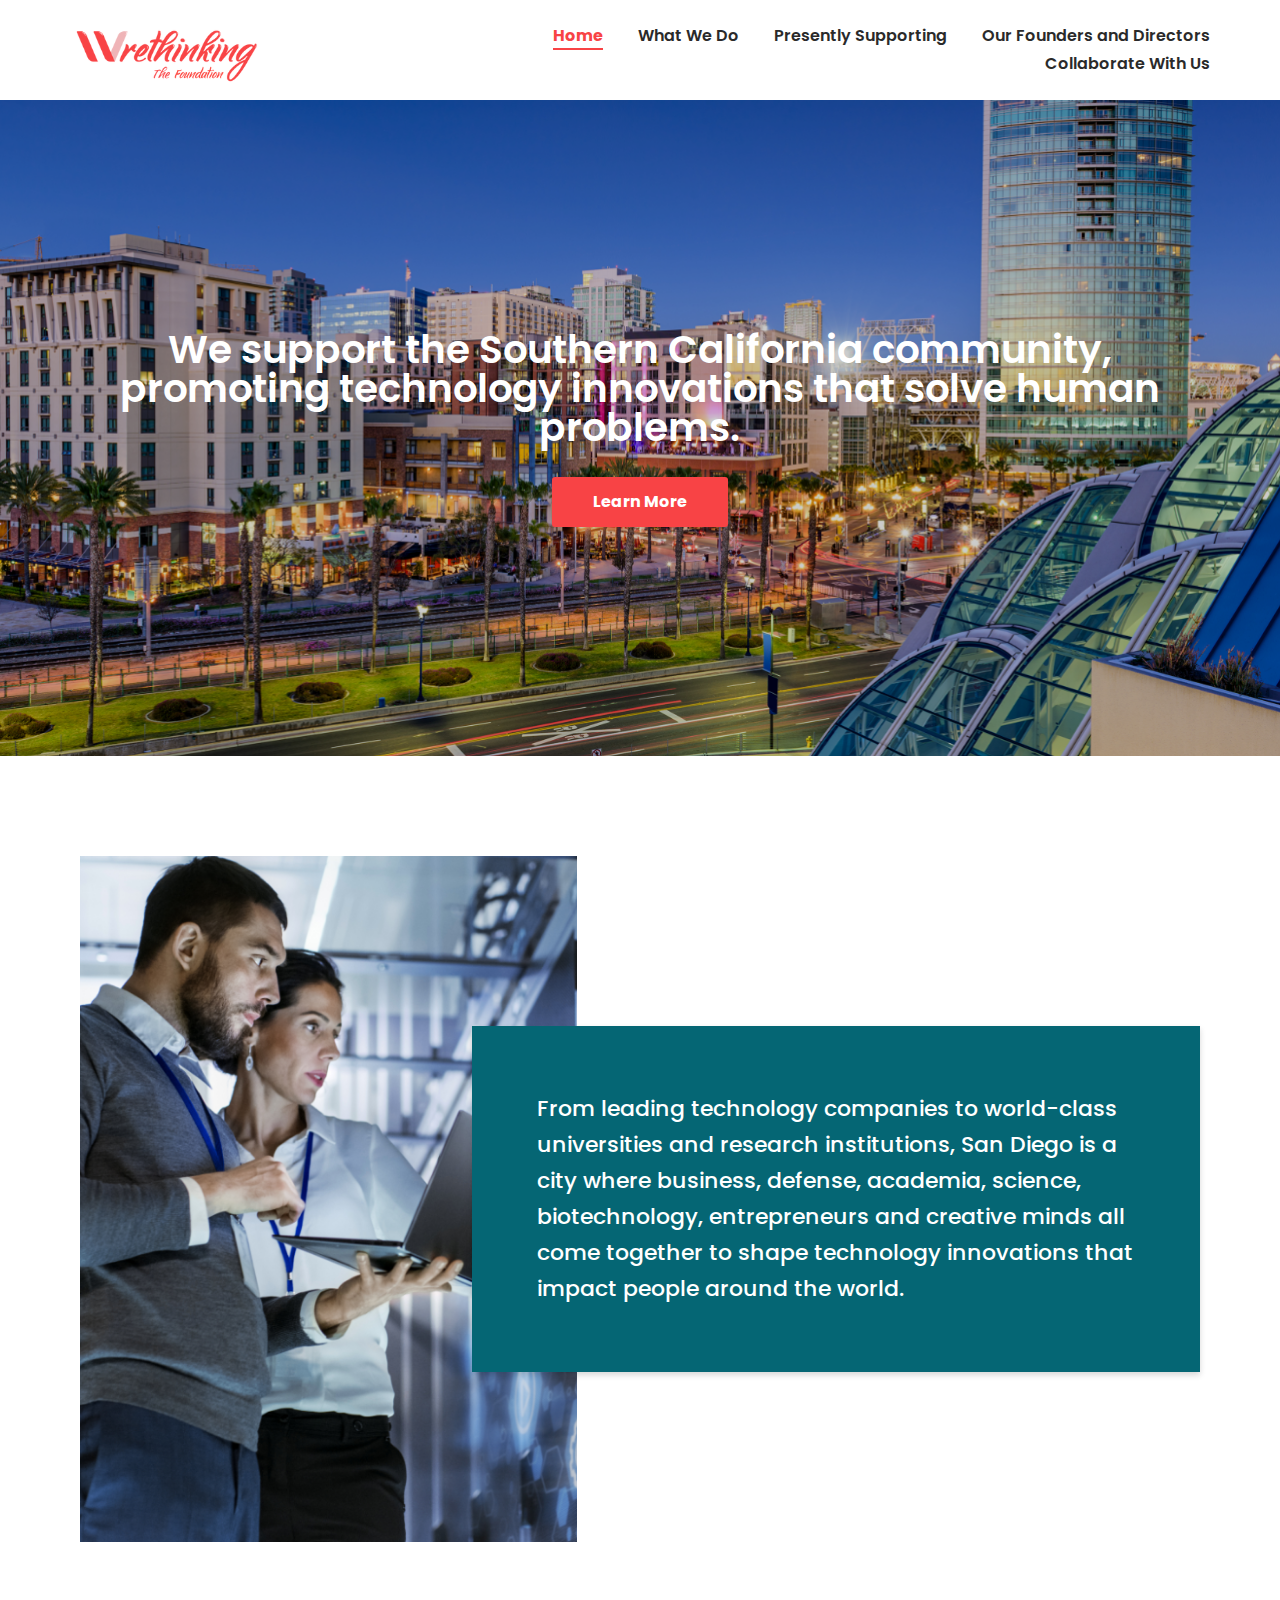
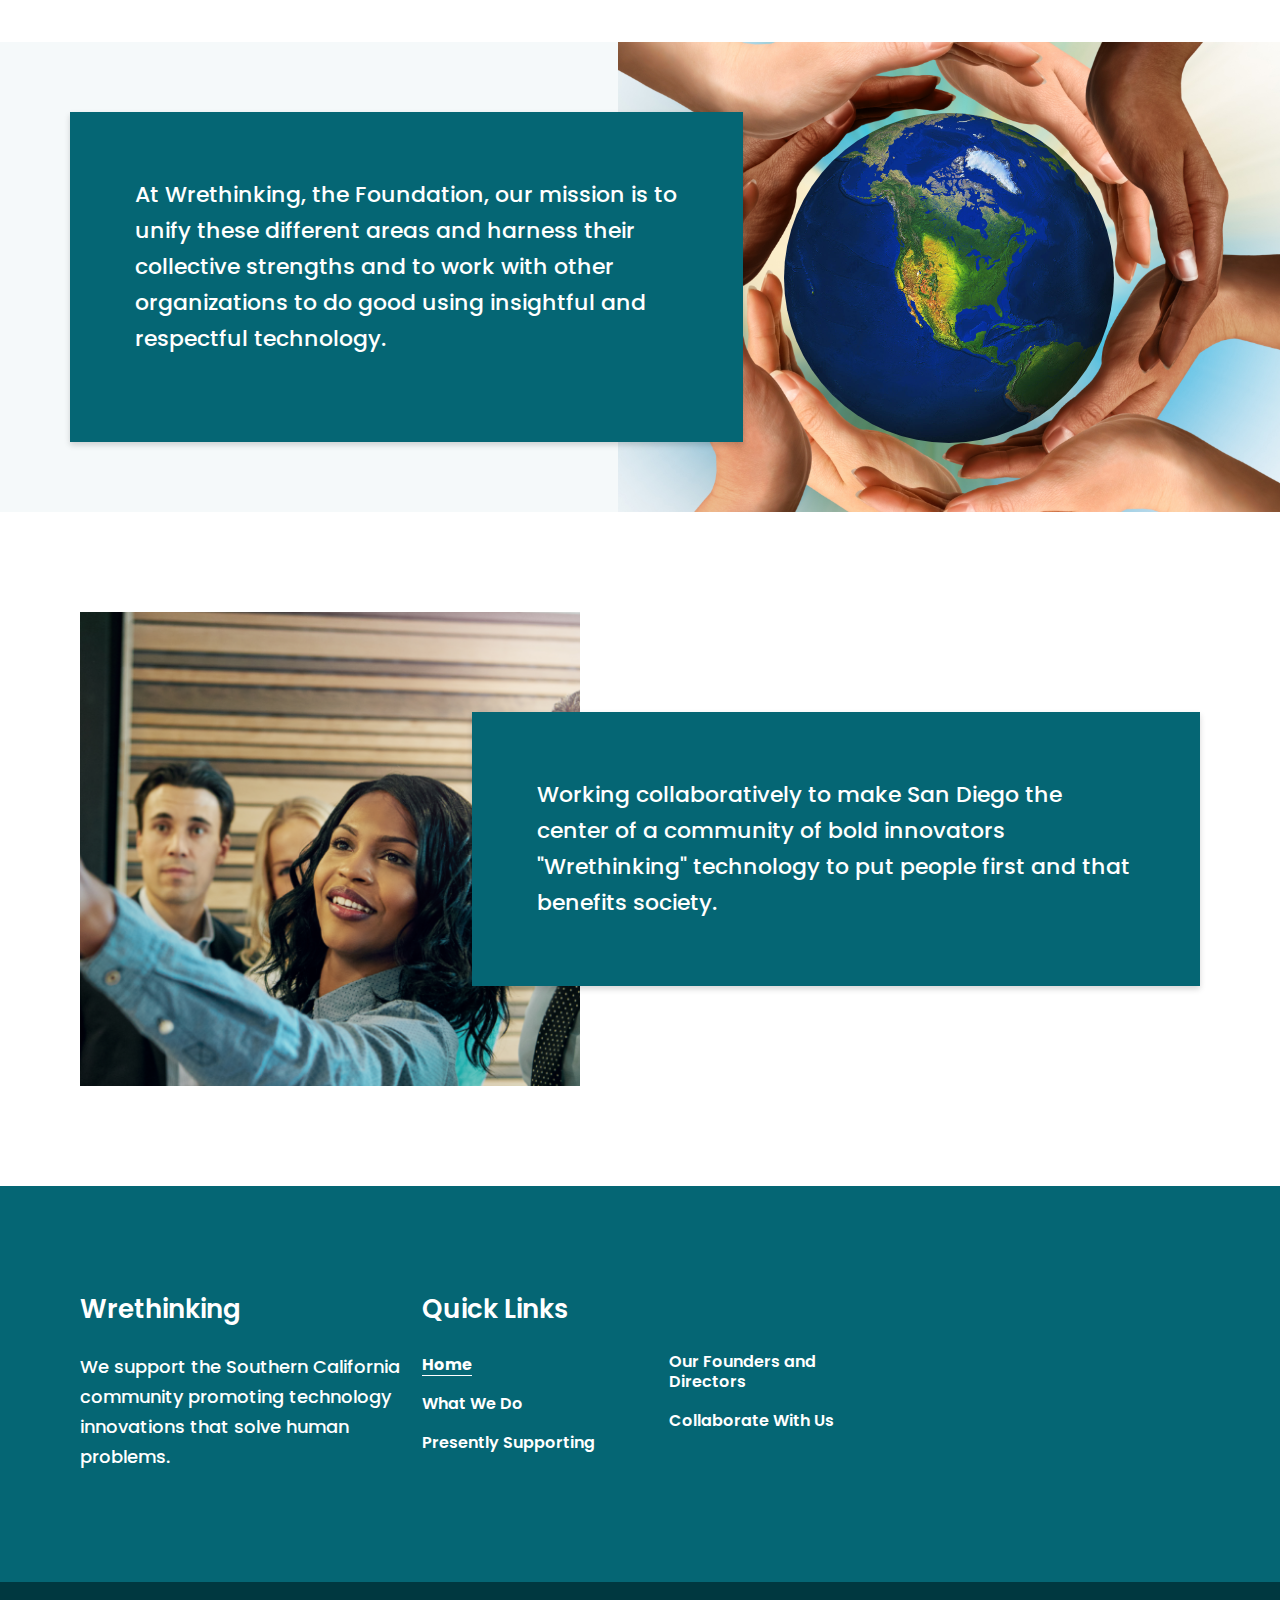
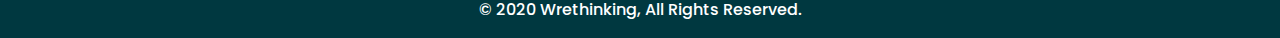
<file: index.html>
<!DOCTYPE html>
<html lang="en-US">
<head>
	<meta charset="UTF-8">
	<meta name="viewport" content="width=device-width, initial-scale=1.0, viewport-fit=cover" />		<title>Wrethinking</title>
<meta name='robots' content='max-image-preview:large' />
	<style>img:is([sizes="auto" i], [sizes^="auto," i]) { contain-intrinsic-size: 3000px 1500px }</style>
	<link rel="alternate" type="application/rss+xml" title="Wrethinking &raquo; Feed" href="https://wrethinking.org/feed/" />
<link rel="alternate" type="application/rss+xml" title="Wrethinking &raquo; Comments Feed" href="https://wrethinking.org/comments/feed/" />
<script>
window._wpemojiSettings = {"baseUrl":"https:\/\/s.w.org\/images\/core\/emoji\/16.0.1\/72x72\/","ext":".png","svgUrl":"https:\/\/s.w.org\/images\/core\/emoji\/16.0.1\/svg\/","svgExt":".svg","source":{"concatemoji":"https:\/\/wrethinking.org\/wp-includes\/js\/wp-emoji-release.min.js?ver=6.8.3"}};
/*! This file is auto-generated */
!function(s,n){var o,i,e;function c(e){try{var t={supportTests:e,timestamp:(new Date).valueOf()};sessionStorage.setItem(o,JSON.stringify(t))}catch(e){}}function p(e,t,n){e.clearRect(0,0,e.canvas.width,e.canvas.height),e.fillText(t,0,0);var t=new Uint32Array(e.getImageData(0,0,e.canvas.width,e.canvas.height).data),a=(e.clearRect(0,0,e.canvas.width,e.canvas.height),e.fillText(n,0,0),new Uint32Array(e.getImageData(0,0,e.canvas.width,e.canvas.height).data));return t.every(function(e,t){return e===a[t]})}function u(e,t){e.clearRect(0,0,e.canvas.width,e.canvas.height),e.fillText(t,0,0);for(var n=e.getImageData(16,16,1,1),a=0;a<n.data.length;a++)if(0!==n.data[a])return!1;return!0}function f(e,t,n,a){switch(t){case"flag":return n(e,"\ud83c\udff3\ufe0f\u200d\u26a7\ufe0f","\ud83c\udff3\ufe0f\u200b\u26a7\ufe0f")?!1:!n(e,"\ud83c\udde8\ud83c\uddf6","\ud83c\udde8\u200b\ud83c\uddf6")&&!n(e,"\ud83c\udff4\udb40\udc67\udb40\udc62\udb40\udc65\udb40\udc6e\udb40\udc67\udb40\udc7f","\ud83c\udff4\u200b\udb40\udc67\u200b\udb40\udc62\u200b\udb40\udc65\u200b\udb40\udc6e\u200b\udb40\udc67\u200b\udb40\udc7f");case"emoji":return!a(e,"\ud83e\udedf")}return!1}function g(e,t,n,a){var r="undefined"!=typeof WorkerGlobalScope&&self instanceof WorkerGlobalScope?new OffscreenCanvas(300,150):s.createElement("canvas"),o=r.getContext("2d",{willReadFrequently:!0}),i=(o.textBaseline="top",o.font="600 32px Arial",{});return e.forEach(function(e){i[e]=t(o,e,n,a)}),i}function t(e){var t=s.createElement("script");t.src=e,t.defer=!0,s.head.appendChild(t)}"undefined"!=typeof Promise&&(o="wpEmojiSettingsSupports",i=["flag","emoji"],n.supports={everything:!0,everythingExceptFlag:!0},e=new Promise(function(e){s.addEventListener("DOMContentLoaded",e,{once:!0})}),new Promise(function(t){var n=function(){try{var e=JSON.parse(sessionStorage.getItem(o));if("object"==typeof e&&"number"==typeof e.timestamp&&(new Date).valueOf()<e.timestamp+604800&&"object"==typeof e.supportTests)return e.supportTests}catch(e){}return null}();if(!n){if("undefined"!=typeof Worker&&"undefined"!=typeof OffscreenCanvas&&"undefined"!=typeof URL&&URL.createObjectURL&&"undefined"!=typeof Blob)try{var e="postMessage("+g.toString()+"("+[JSON.stringify(i),f.toString(),p.toString(),u.toString()].join(",")+"));",a=new Blob([e],{type:"text/javascript"}),r=new Worker(URL.createObjectURL(a),{name:"wpTestEmojiSupports"});return void(r.onmessage=function(e){c(n=e.data),r.terminate(),t(n)})}catch(e){}c(n=g(i,f,p,u))}t(n)}).then(function(e){for(var t in e)n.supports[t]=e[t],n.supports.everything=n.supports.everything&&n.supports[t],"flag"!==t&&(n.supports.everythingExceptFlag=n.supports.everythingExceptFlag&&n.supports[t]);n.supports.everythingExceptFlag=n.supports.everythingExceptFlag&&!n.supports.flag,n.DOMReady=!1,n.readyCallback=function(){n.DOMReady=!0}}).then(function(){return e}).then(function(){var e;n.supports.everything||(n.readyCallback(),(e=n.source||{}).concatemoji?t(e.concatemoji):e.wpemoji&&e.twemoji&&(t(e.twemoji),t(e.wpemoji)))}))}((window,document),window._wpemojiSettings);
</script>
<style id='wp-emoji-styles-inline-css'>

	img.wp-smiley, img.emoji {
		display: inline !important;
		border: none !important;
		box-shadow: none !important;
		height: 1em !important;
		width: 1em !important;
		margin: 0 0.07em !important;
		vertical-align: -0.1em !important;
		background: none !important;
		padding: 0 !important;
	}
</style>
<link rel='stylesheet' id='wp-block-library-css' href='public/block-library.min.css' media='all' />
<style id='wp-block-library-theme-inline-css'>
.wp-block-audio :where(figcaption){color:#555;font-size:13px;text-align:center}.is-dark-theme .wp-block-audio :where(figcaption){color:#ffffffa6}.wp-block-audio{margin:0 0 1em}.wp-block-code{border:1px solid #ccc;border-radius:4px;font-family:Menlo,Consolas,monaco,monospace;padding:.8em 1em}.wp-block-embed :where(figcaption){color:#555;font-size:13px;text-align:center}.is-dark-theme .wp-block-embed :where(figcaption){color:#ffffffa6}.wp-block-embed{margin:0 0 1em}.blocks-gallery-caption{color:#555;font-size:13px;text-align:center}.is-dark-theme .blocks-gallery-caption{color:#ffffffa6}:root :where(.wp-block-image figcaption){color:#555;font-size:13px;text-align:center}.is-dark-theme :root :where(.wp-block-image figcaption){color:#ffffffa6}.wp-block-image{margin:0 0 1em}.wp-block-pullquote{border-bottom:4px solid;border-top:4px solid;color:currentColor;margin-bottom:1.75em}.wp-block-pullquote cite,.wp-block-pullquote footer,.wp-block-pullquote__citation{color:currentColor;font-size:.8125em;font-style:normal;text-transform:uppercase}.wp-block-quote{border-left:.25em solid;margin:0 0 1.75em;padding-left:1em}.wp-block-quote cite,.wp-block-quote footer{color:currentColor;font-size:.8125em;font-style:normal;position:relative}.wp-block-quote:where(.has-text-align-right){border-left:none;border-right:.25em solid;padding-left:0;padding-right:1em}.wp-block-quote:where(.has-text-align-center){border:none;padding-left:0}.wp-block-quote.is-large,.wp-block-quote.is-style-large,.wp-block-quote:where(.is-style-plain){border:none}.wp-block-search .wp-block-search__label{font-weight:700}.wp-block-search__button{border:1px solid #ccc;padding:.375em .625em}:where(.wp-block-group.has-background){padding:1.25em 2.375em}.wp-block-separator.has-css-opacity{opacity:.4}.wp-block-separator{border:none;border-bottom:2px solid;margin-left:auto;margin-right:auto}.wp-block-separator.has-alpha-channel-opacity{opacity:1}.wp-block-separator:not(.is-style-wide):not(.is-style-dots){width:100px}.wp-block-separator.has-background:not(.is-style-dots){border-bottom:none;height:1px}.wp-block-separator.has-background:not(.is-style-wide):not(.is-style-dots){height:2px}.wp-block-table{margin:0 0 1em}.wp-block-table td,.wp-block-table th{word-break:normal}.wp-block-table :where(figcaption){color:#555;font-size:13px;text-align:center}.is-dark-theme .wp-block-table :where(figcaption){color:#ffffffa6}.wp-block-video :where(figcaption){color:#555;font-size:13px;text-align:center}.is-dark-theme .wp-block-video :where(figcaption){color:#ffffffa6}.wp-block-video{margin:0 0 1em}:root :where(.wp-block-template-part.has-background){margin-bottom:0;margin-top:0;padding:1.25em 2.375em}
</style>
<style id='classic-theme-styles-inline-css'>
/*! This file is auto-generated */
.wp-block-button__link{color:#fff;background-color:#32373c;border-radius:9999px;box-shadow:none;text-decoration:none;padding:calc(.667em + 2px) calc(1.333em + 2px);font-size:1.125em}.wp-block-file__button{background:#32373c;color:#fff;text-decoration:none}
</style>
<style id='global-styles-inline-css'>
:root{--wp--preset--aspect-ratio--square: 1;--wp--preset--aspect-ratio--4-3: 4/3;--wp--preset--aspect-ratio--3-4: 3/4;--wp--preset--aspect-ratio--3-2: 3/2;--wp--preset--aspect-ratio--2-3: 2/3;--wp--preset--aspect-ratio--16-9: 16/9;--wp--preset--aspect-ratio--9-16: 9/16;--wp--preset--color--black: #000000;--wp--preset--color--cyan-bluish-gray: #abb8c3;--wp--preset--color--white: #FFFFFF;--wp--preset--color--pale-pink: #f78da7;--wp--preset--color--vivid-red: #cf2e2e;--wp--preset--color--luminous-vivid-orange: #ff6900;--wp--preset--color--luminous-vivid-amber: #fcb900;--wp--preset--color--light-green-cyan: #7bdcb5;--wp--preset--color--vivid-green-cyan: #00d084;--wp--preset--color--pale-cyan-blue: #8ed1fc;--wp--preset--color--vivid-cyan-blue: #0693e3;--wp--preset--color--vivid-purple: #9b51e0;--wp--preset--color--dark-gray: #28303D;--wp--preset--color--gray: #39414D;--wp--preset--color--green: #D1E4DD;--wp--preset--color--blue: #D1DFE4;--wp--preset--color--purple: #D1D1E4;--wp--preset--color--red: #E4D1D1;--wp--preset--color--orange: #E4DAD1;--wp--preset--color--yellow: #EEEADD;--wp--preset--gradient--vivid-cyan-blue-to-vivid-purple: linear-gradient(135deg,rgba(6,147,227,1) 0%,rgb(155,81,224) 100%);--wp--preset--gradient--light-green-cyan-to-vivid-green-cyan: linear-gradient(135deg,rgb(122,220,180) 0%,rgb(0,208,130) 100%);--wp--preset--gradient--luminous-vivid-amber-to-luminous-vivid-orange: linear-gradient(135deg,rgba(252,185,0,1) 0%,rgba(255,105,0,1) 100%);--wp--preset--gradient--luminous-vivid-orange-to-vivid-red: linear-gradient(135deg,rgba(255,105,0,1) 0%,rgb(207,46,46) 100%);--wp--preset--gradient--very-light-gray-to-cyan-bluish-gray: linear-gradient(135deg,rgb(238,238,238) 0%,rgb(169,184,195) 100%);--wp--preset--gradient--cool-to-warm-spectrum: linear-gradient(135deg,rgb(74,234,220) 0%,rgb(151,120,209) 20%,rgb(207,42,186) 40%,rgb(238,44,130) 60%,rgb(251,105,98) 80%,rgb(254,248,76) 100%);--wp--preset--gradient--blush-light-purple: linear-gradient(135deg,rgb(255,206,236) 0%,rgb(152,150,240) 100%);--wp--preset--gradient--blush-bordeaux: linear-gradient(135deg,rgb(254,205,165) 0%,rgb(254,45,45) 50%,rgb(107,0,62) 100%);--wp--preset--gradient--luminous-dusk: linear-gradient(135deg,rgb(255,203,112) 0%,rgb(199,81,192) 50%,rgb(65,88,208) 100%);--wp--preset--gradient--pale-ocean: linear-gradient(135deg,rgb(255,245,203) 0%,rgb(182,227,212) 50%,rgb(51,167,181) 100%);--wp--preset--gradient--electric-grass: linear-gradient(135deg,rgb(202,248,128) 0%,rgb(113,206,126) 100%);--wp--preset--gradient--midnight: linear-gradient(135deg,rgb(2,3,129) 0%,rgb(40,116,252) 100%);--wp--preset--gradient--purple-to-yellow: linear-gradient(160deg, #D1D1E4 0%, #EEEADD 100%);--wp--preset--gradient--yellow-to-purple: linear-gradient(160deg, #EEEADD 0%, #D1D1E4 100%);--wp--preset--gradient--green-to-yellow: linear-gradient(160deg, #D1E4DD 0%, #EEEADD 100%);--wp--preset--gradient--yellow-to-green: linear-gradient(160deg, #EEEADD 0%, #D1E4DD 100%);--wp--preset--gradient--red-to-yellow: linear-gradient(160deg, #E4D1D1 0%, #EEEADD 100%);--wp--preset--gradient--yellow-to-red: linear-gradient(160deg, #EEEADD 0%, #E4D1D1 100%);--wp--preset--gradient--purple-to-red: linear-gradient(160deg, #D1D1E4 0%, #E4D1D1 100%);--wp--preset--gradient--red-to-purple: linear-gradient(160deg, #E4D1D1 0%, #D1D1E4 100%);--wp--preset--font-size--small: 18px;--wp--preset--font-size--medium: 20px;--wp--preset--font-size--large: 24px;--wp--preset--font-size--x-large: 42px;--wp--preset--font-size--extra-small: 16px;--wp--preset--font-size--normal: 20px;--wp--preset--font-size--extra-large: 40px;--wp--preset--font-size--huge: 96px;--wp--preset--font-size--gigantic: 144px;--wp--preset--spacing--20: 0.44rem;--wp--preset--spacing--30: 0.67rem;--wp--preset--spacing--40: 1rem;--wp--preset--spacing--50: 1.5rem;--wp--preset--spacing--60: 2.25rem;--wp--preset--spacing--70: 3.38rem;--wp--preset--spacing--80: 5.06rem;--wp--preset--shadow--natural: 6px 6px 9px rgba(0, 0, 0, 0.2);--wp--preset--shadow--deep: 12px 12px 50px rgba(0, 0, 0, 0.4);--wp--preset--shadow--sharp: 6px 6px 0px rgba(0, 0, 0, 0.2);--wp--preset--shadow--outlined: 6px 6px 0px -3px rgba(255, 255, 255, 1), 6px 6px rgba(0, 0, 0, 1);--wp--preset--shadow--crisp: 6px 6px 0px rgba(0, 0, 0, 1);}:where(.is-layout-flex){gap: 0.5em;}:where(.is-layout-grid){gap: 0.5em;}body .is-layout-flex{display: flex;}.is-layout-flex{flex-wrap: wrap;align-items: center;}.is-layout-flex > :is(*, div){margin: 0;}body .is-layout-grid{display: grid;}.is-layout-grid > :is(*, div){margin: 0;}:where(.wp-block-columns.is-layout-flex){gap: 2em;}:where(.wp-block-columns.is-layout-grid){gap: 2em;}:where(.wp-block-post-template.is-layout-flex){gap: 1.25em;}:where(.wp-block-post-template.is-layout-grid){gap: 1.25em;}.has-black-color{color: var(--wp--preset--color--black) !important;}.has-cyan-bluish-gray-color{color: var(--wp--preset--color--cyan-bluish-gray) !important;}.has-white-color{color: var(--wp--preset--color--white) !important;}.has-pale-pink-color{color: var(--wp--preset--color--pale-pink) !important;}.has-vivid-red-color{color: var(--wp--preset--color--vivid-red) !important;}.has-luminous-vivid-orange-color{color: var(--wp--preset--color--luminous-vivid-orange) !important;}.has-luminous-vivid-amber-color{color: var(--wp--preset--color--luminous-vivid-amber) !important;}.has-light-green-cyan-color{color: var(--wp--preset--color--light-green-cyan) !important;}.has-vivid-green-cyan-color{color: var(--wp--preset--color--vivid-green-cyan) !important;}.has-pale-cyan-blue-color{color: var(--wp--preset--color--pale-cyan-blue) !important;}.has-vivid-cyan-blue-color{color: var(--wp--preset--color--vivid-cyan-blue) !important;}.has-vivid-purple-color{color: var(--wp--preset--color--vivid-purple) !important;}.has-black-background-color{background-color: var(--wp--preset--color--black) !important;}.has-cyan-bluish-gray-background-color{background-color: var(--wp--preset--color--cyan-bluish-gray) !important;}.has-white-background-color{background-color: var(--wp--preset--color--white) !important;}.has-pale-pink-background-color{background-color: var(--wp--preset--color--pale-pink) !important;}.has-vivid-red-background-color{background-color: var(--wp--preset--color--vivid-red) !important;}.has-luminous-vivid-orange-background-color{background-color: var(--wp--preset--color--luminous-vivid-orange) !important;}.has-luminous-vivid-amber-background-color{background-color: var(--wp--preset--color--luminous-vivid-amber) !important;}.has-light-green-cyan-background-color{background-color: var(--wp--preset--color--light-green-cyan) !important;}.has-vivid-green-cyan-background-color{background-color: var(--wp--preset--color--vivid-green-cyan) !important;}.has-pale-cyan-blue-background-color{background-color: var(--wp--preset--color--pale-cyan-blue) !important;}.has-vivid-cyan-blue-background-color{background-color: var(--wp--preset--color--vivid-cyan-blue) !important;}.has-vivid-purple-background-color{background-color: var(--wp--preset--color--vivid-purple) !important;}.has-black-border-color{border-color: var(--wp--preset--color--black) !important;}.has-cyan-bluish-gray-border-color{border-color: var(--wp--preset--color--cyan-bluish-gray) !important;}.has-white-border-color{border-color: var(--wp--preset--color--white) !important;}.has-pale-pink-border-color{border-color: var(--wp--preset--color--pale-pink) !important;}.has-vivid-red-border-color{border-color: var(--wp--preset--color--vivid-red) !important;}.has-luminous-vivid-orange-border-color{border-color: var(--wp--preset--color--luminous-vivid-orange) !important;}.has-luminous-vivid-amber-border-color{border-color: var(--wp--preset--color--luminous-vivid-amber) !important;}.has-light-green-cyan-border-color{border-color: var(--wp--preset--color--light-green-cyan) !important;}.has-vivid-green-cyan-border-color{border-color: var(--wp--preset--color--vivid-green-cyan) !important;}.has-pale-cyan-blue-border-color{border-color: var(--wp--preset--color--pale-cyan-blue) !important;}.has-vivid-cyan-blue-border-color{border-color: var(--wp--preset--color--vivid-cyan-blue) !important;}.has-vivid-purple-border-color{border-color: var(--wp--preset--color--vivid-purple) !important;}.has-vivid-cyan-blue-to-vivid-purple-gradient-background{background: var(--wp--preset--gradient--vivid-cyan-blue-to-vivid-purple) !important;}.has-light-green-cyan-to-vivid-green-cyan-gradient-background{background: var(--wp--preset--gradient--light-green-cyan-to-vivid-green-cyan) !important;}.has-luminous-vivid-amber-to-luminous-vivid-orange-gradient-background{background: var(--wp--preset--gradient--luminous-vivid-amber-to-luminous-vivid-orange) !important;}.has-luminous-vivid-orange-to-vivid-red-gradient-background{background: var(--wp--preset--gradient--luminous-vivid-orange-to-vivid-red) !important;}.has-very-light-gray-to-cyan-bluish-gray-gradient-background{background: var(--wp--preset--gradient--very-light-gray-to-cyan-bluish-gray) !important;}.has-cool-to-warm-spectrum-gradient-background{background: var(--wp--preset--gradient--cool-to-warm-spectrum) !important;}.has-blush-light-purple-gradient-background{background: var(--wp--preset--gradient--blush-light-purple) !important;}.has-blush-bordeaux-gradient-background{background: var(--wp--preset--gradient--blush-bordeaux) !important;}.has-luminous-dusk-gradient-background{background: var(--wp--preset--gradient--luminous-dusk) !important;}.has-pale-ocean-gradient-background{background: var(--wp--preset--gradient--pale-ocean) !important;}.has-electric-grass-gradient-background{background: var(--wp--preset--gradient--electric-grass) !important;}.has-midnight-gradient-background{background: var(--wp--preset--gradient--midnight) !important;}.has-small-font-size{font-size: var(--wp--preset--font-size--small) !important;}.has-medium-font-size{font-size: var(--wp--preset--font-size--medium) !important;}.has-large-font-size{font-size: var(--wp--preset--font-size--large) !important;}.has-x-large-font-size{font-size: var(--wp--preset--font-size--x-large) !important;}
:where(.wp-block-post-template.is-layout-flex){gap: 1.25em;}:where(.wp-block-post-template.is-layout-grid){gap: 1.25em;}
:where(.wp-block-columns.is-layout-flex){gap: 2em;}:where(.wp-block-columns.is-layout-grid){gap: 2em;}
:root :where(.wp-block-pullquote){font-size: 1.5em;line-height: 1.6;}
</style>
<link rel='stylesheet' id='contact-form-7-css' href='public/contact-form-7.css' media='all' />
<style id='contact-form-7-inline-css'>
.wpcf7 .wpcf7-recaptcha iframe {margin-bottom: 0;}.wpcf7 .wpcf7-recaptcha[data-align="center"] > div {margin: 0 auto;}.wpcf7 .wpcf7-recaptcha[data-align="right"] > div {margin: 0 0 0 auto;}
</style>
<link rel='stylesheet' id='twenty-twenty-one-style-css' href='public/style.css' media='all' />
<link rel='stylesheet' id='elementor-icons-css' href='public/elementor-icons.min.css' media='all' />
<link rel='stylesheet' id='elementor-animations-css' href='public/animations.min.css' media='all' />
<link rel='stylesheet' id='elementor-frontend-legacy-css' href='public/frontend-legacy.min.css' media='all' />
<link rel='stylesheet' id='elementor-frontend-css' href='public/frontend.min.css' media='all' />
<link rel='stylesheet' id='elementor-post-5-css' href='public/elementor/css/post-5.css' media='all' />
<link rel='stylesheet' id='elementor-pro-css' href='public/elementor-pro-frontend.min.css' media='all' />
<link rel='stylesheet' id='font-awesome-5-all-css' href='public/all.min.css' media='all' />
<link rel='stylesheet' id='font-awesome-4-shim-css' href='public/v4-shims.min.css' media='all' />
<link rel='stylesheet' id='elementor-global-css' href='public/elementor/css/global.css' media='all' />
<link rel='stylesheet' id='elementor-post-11-css' href='public/elementor/css/post-11.css' media='all' />
<link rel='stylesheet' id='elementor-post-10-css' href='public/elementor/css/post-10.css' media='all' />
<link rel='stylesheet' id='elementor-post-205-css' href='public/elementor/css/post-205.css' media='all' />
<link rel='stylesheet' id='sccss_style-css' href='public/sccss.css' media='all' />
<link rel='stylesheet' id='google-fonts-1-css' href='https://fonts.googleapis.com/css?family=Poppins%3A400%2C500%2C600%2C700&#038;display=swap' media='all' />
<link rel="https://api.w.org/" href="https://wrethinking.org/wp-json/" /><link rel="alternate" title="JSON" type="application/json" href="https://wrethinking.org/wp-json/wp/v2/pages/11" /><link rel="EditURI" type="application/rsd+xml" title="RSD" href="https://wrethinking.org/xmlrpc.php?rsd" />
<link rel="canonical" href="https://wrethinking.org/" />
<link rel='shortlink' href='https://wrethinking.org/' />
<link rel="alternate" title="oEmbed (JSON)" type="application/json+oembed" href="https://wrethinking.org/wp-json/oembed/1.0/embed?url=https%3A%2F%2Fwrethinking.org%2F" />
<link rel="alternate" title="oEmbed (XML)" type="text/xml+oembed" href="https://wrethinking.org/wp-json/oembed/1.0/embed?url=https%3A%2F%2Fwrethinking.org%2F&#038;format=xml" />
<style>.recentcomments a{display:inline !important;padding:0 !important;margin:0 !important;}</style><link rel="icon" href="public/2021/04/favicon.ico.png" sizes="32x32" />
<link rel="icon" href="public/2021/04/favicon.ico.png" sizes="192x192" />
<link rel="apple-touch-icon" href="public/2021/04/favicon.ico.png" />
<meta name="msapplication-TileImage" content="public/2021/04/favicon.ico.png" />
</head>
<body class="home wp-singular page-template page-template-elementor_header_footer page page-id-11 wp-custom-logo wp-embed-responsive wp-theme-twentytwentyone is-light-theme no-js singular has-main-navigation elementor-default elementor-template-full-width elementor-kit-5 elementor-page elementor-page-11">

		<div data-elementor-type="header" data-elementor-id="10" class="elementor elementor-10 elementor-location-header" data-elementor-settings="[]">
		<div class="elementor-section-wrap">
					<header class="elementor-section elementor-top-section elementor-element elementor-element-72922440 elementor-section-content-middle elementor-section-height-min-height main_header elementor-section-boxed elementor-section-height-default elementor-section-items-middle" data-id="72922440" data-element_type="section" data-settings="{&quot;background_background&quot;:&quot;classic&quot;}">
						<div class="elementor-container elementor-column-gap-no">
							<div class="elementor-row">
					<div class="elementor-column elementor-col-50 elementor-top-column elementor-element elementor-element-75111d7b" data-id="75111d7b" data-element_type="column">
			<div class="elementor-column-wrap elementor-element-populated">
							<div class="elementor-widget-wrap">
						<div class="elementor-element elementor-element-5091713b elementor-widget elementor-widget-theme-site-logo elementor-widget-image" data-id="5091713b" data-element_type="widget" data-widget_type="theme-site-logo.default">
				<div class="elementor-widget-container">
					<div class="elementor-image">
											<a href="index.html">
							<img width="192" height="69" src="public/2020/12/site_logo.png" class="attachment-full size-full" alt="" decoding="async" style="width:100%;height:35.94%;max-width:192px;" />								</a>
											</div>
				</div>
				</div>
						</div>
					</div>
		</div>
				<div class="elementor-column elementor-col-50 elementor-top-column elementor-element elementor-element-388d6769" data-id="388d6769" data-element_type="column">
			<div class="elementor-column-wrap elementor-element-populated">
							<div class="elementor-widget-wrap">
						<div class="elementor-element elementor-element-7ce36838 elementor-nav-menu__align-right elementor-nav-menu--stretch header_nav_menu elementor-nav-menu--indicator-classic elementor-nav-menu--dropdown-tablet elementor-nav-menu__text-align-aside elementor-nav-menu--toggle elementor-nav-menu--burger elementor-widget elementor-widget-nav-menu" data-id="7ce36838" data-element_type="widget" data-settings="{&quot;full_width&quot;:&quot;stretch&quot;,&quot;layout&quot;:&quot;horizontal&quot;,&quot;toggle&quot;:&quot;burger&quot;}" data-widget_type="nav-menu.default">
				<div class="elementor-widget-container">
						<nav role="navigation" class="elementor-nav-menu--main elementor-nav-menu__container elementor-nav-menu--layout-horizontal e--pointer-underline e--animation-fade"><ul id="menu-1-7ce36838" class="elementor-nav-menu"><li class="menu-item menu-item-type-post_type menu-item-object-page menu-item-home current-menu-item page_item page-item-11 current_page_item menu-item-25"><a href="index.html" aria-current="page" class="elementor-item elementor-item-active">Home</a></li>
<li class="menu-item menu-item-type-post_type menu-item-object-page menu-item-24"><a href="what-we-do.html" class="elementor-item">What We Do</a></li>
<li class="menu-item menu-item-type-post_type menu-item-object-page menu-item-23"><a href="presently-supporting.html" class="elementor-item">Presently Supporting</a></li>
<li class="menu-item menu-item-type-post_type menu-item-object-page menu-item-41"><a href="our-founders-and-directors.html" class="elementor-item">Our Founders and Directors</a></li>
<li class="menu-item menu-item-type-post_type menu-item-object-page menu-item-22"><a href="collaborate-with-us.html" class="elementor-item">Collaborate With Us</a></li>
</ul></nav>
					<div class="elementor-menu-toggle" role="button" tabindex="0" aria-label="Menu Toggle" aria-expanded="false">
			<i class="eicon-menu-bar" aria-hidden="true"></i>
			<i class="eicon-close" aria-hidden="true"></i>
			<span class="elementor-screen-only">Menu</span>
		</div>
			<nav class="elementor-nav-menu--dropdown elementor-nav-menu__container" role="navigation" aria-hidden="true"><ul id="menu-2-7ce36838" class="elementor-nav-menu"><li class="menu-item menu-item-type-post_type menu-item-object-page menu-item-home current-menu-item page_item page-item-11 current_page_item menu-item-25"><a href="index.html" aria-current="page" class="elementor-item elementor-item-active">Home</a></li>
<li class="menu-item menu-item-type-post_type menu-item-object-page menu-item-24"><a href="what-we-do.html" class="elementor-item">What We Do</a></li>
<li class="menu-item menu-item-type-post_type menu-item-object-page menu-item-23"><a href="presently-supporting.html" class="elementor-item">Presently Supporting</a></li>
<li class="menu-item menu-item-type-post_type menu-item-object-page menu-item-41"><a href="our-founders-and-directors.html" class="elementor-item">Our Founders and Directors</a></li>
<li class="menu-item menu-item-type-post_type menu-item-object-page menu-item-22"><a href="collaborate-with-us.html" class="elementor-item">Collaborate With Us</a></li>
</ul></nav>
				</div>
				</div>
						</div>
					</div>
		</div>
								</div>
					</div>
		</header>
				</div>
		</div>
				<div data-elementor-type="wp-page" data-elementor-id="11" class="elementor elementor-11" data-elementor-settings="[]">
						<div class="elementor-inner">
							<div class="elementor-section-wrap">
							<section class="elementor-section elementor-top-section elementor-element elementor-element-bde020b elementor-section-height-min-height elementor-section-boxed elementor-section-height-default elementor-section-items-middle" data-id="bde020b" data-element_type="section" data-settings="{&quot;background_background&quot;:&quot;classic&quot;}">
							<div class="elementor-background-overlay"></div>
							<div class="elementor-container elementor-column-gap-default">
							<div class="elementor-row">
					<div class="elementor-column elementor-col-100 elementor-top-column elementor-element elementor-element-5beb197" data-id="5beb197" data-element_type="column">
			<div class="elementor-column-wrap elementor-element-populated">
							<div class="elementor-widget-wrap">
						<div class="elementor-element elementor-element-e68f094 elementor-widget elementor-widget-heading" data-id="e68f094" data-element_type="widget" data-widget_type="heading.default">
				<div class="elementor-widget-container">
			<h1 class="elementor-heading-title elementor-size-default">We support the Southern California community, promoting technology innovations that solve human problems.</h1>		</div>
				</div>
				<div class="elementor-element elementor-element-4285f05 elementor-align-center banner_btn global_btn elementor-widget elementor-widget-button" data-id="4285f05" data-element_type="widget" data-widget_type="button.default">
				<div class="elementor-widget-container">
					<div class="elementor-button-wrapper">
			<a href="what-we-do.html" class="elementor-button-link elementor-button elementor-size-sm" role="button">
						<span class="elementor-button-content-wrapper">
						<span class="elementor-button-text">Learn More</span>
		</span>
					</a>
		</div>
				</div>
				</div>
						</div>
					</div>
		</div>
								</div>
					</div>
		</section>
				<section class="elementor-section elementor-top-section elementor-element elementor-element-629ce58 elementor-section-boxed elementor-section-height-default elementor-section-height-default" data-id="629ce58" data-element_type="section">
						<div class="elementor-container elementor-column-gap-default">
							<div class="elementor-row">
					<div class="elementor-column elementor-col-100 elementor-top-column elementor-element elementor-element-d5e178b" data-id="d5e178b" data-element_type="column">
			<div class="elementor-column-wrap elementor-element-populated">
							<div class="elementor-widget-wrap">
						<section class="elementor-section elementor-inner-section elementor-element elementor-element-53884fc elementor-section-boxed elementor-section-height-default elementor-section-height-default" data-id="53884fc" data-element_type="section" data-settings="{&quot;background_background&quot;:&quot;classic&quot;}">
						<div class="elementor-container elementor-column-gap-default">
							<div class="elementor-row">
					<div class="elementor-column elementor-col-50 elementor-inner-column elementor-element elementor-element-abcca85" data-id="abcca85" data-element_type="column">
			<div class="elementor-column-wrap elementor-element-populated">
							<div class="elementor-widget-wrap">
						<div class="elementor-element elementor-element-5835198 elementor-hidden-desktop elementor-hidden-tablet elementor-widget elementor-widget-image" data-id="5835198" data-element_type="widget" data-widget_type="image.default">
				<div class="elementor-widget-container">
					<div class="elementor-image">
										<img fetchpriority="high" decoding="async" width="511" height="705" src="public/2020/12/Advance_Gorodenkoff.png" class="attachment-full size-full" alt="" srcset="public/2020/12/Advance_Gorodenkoff.png 511w, public/2020/12/Advance_Gorodenkoff-217x300.png 217w" sizes="(max-width: 511px) 100vw, 511px" style="width:100%;height:137.96%;max-width:511px;" />											</div>
				</div>
				</div>
						</div>
					</div>
		</div>
				<div class="elementor-column elementor-col-50 elementor-inner-column elementor-element elementor-element-4b6a3d6" data-id="4b6a3d6" data-element_type="column" data-settings="{&quot;background_background&quot;:&quot;classic&quot;}">
			<div class="elementor-column-wrap elementor-element-populated">
							<div class="elementor-widget-wrap">
						<div class="elementor-element elementor-element-2dc9a04 elementor-widget elementor-widget-heading" data-id="2dc9a04" data-element_type="widget" data-widget_type="heading.default">
				<div class="elementor-widget-container">
			<p class="elementor-heading-title elementor-size-default">From leading technology companies to world-class universities and research institutions, San Diego is a city where business, defense, academia, science, biotechnology, entrepreneurs and creative minds all come together to shape technology innovations that impact people around the world.</p>		</div>
				</div>
						</div>
					</div>
		</div>
								</div>
					</div>
		</section>
						</div>
					</div>
		</div>
								</div>
					</div>
		</section>
				<section class="elementor-section elementor-top-section elementor-element elementor-element-069cc03 elementor-section-full_width our_mission_sec elementor-section-height-default elementor-section-height-default" data-id="069cc03" data-element_type="section" data-settings="{&quot;background_background&quot;:&quot;classic&quot;}">
						<div class="elementor-container elementor-column-gap-default">
							<div class="elementor-row">
					<div class="elementor-column elementor-col-100 elementor-top-column elementor-element elementor-element-fe56bb1" data-id="fe56bb1" data-element_type="column">
			<div class="elementor-column-wrap elementor-element-populated">
							<div class="elementor-widget-wrap">
						<section class="elementor-section elementor-inner-section elementor-element elementor-element-c94e286 elementor-reverse-mobile elementor-section-boxed elementor-section-height-default elementor-section-height-default" data-id="c94e286" data-element_type="section">
						<div class="elementor-container elementor-column-gap-default">
							<div class="elementor-row">
					<div class="elementor-column elementor-col-50 elementor-inner-column elementor-element elementor-element-a29ead0" data-id="a29ead0" data-element_type="column" data-settings="{&quot;background_background&quot;:&quot;classic&quot;}">
			<div class="elementor-column-wrap elementor-element-populated">
							<div class="elementor-widget-wrap">
						<div class="elementor-element elementor-element-449fb9a elementor-widget elementor-widget-heading" data-id="449fb9a" data-element_type="widget" data-widget_type="heading.default">
				<div class="elementor-widget-container">
			<p class="elementor-heading-title elementor-size-default">At Wrethinking, the Foundation, our mission is to unify these different areas and harness their collective strengths and to work with other organizations to do good using insightful and respectful technology.</p>		</div>
				</div>
				<div class="elementor-element elementor-element-848dd76 elementor-align-center box_btn global_btn elementor-hidden-desktop elementor-hidden-tablet elementor-hidden-phone elementor-widget elementor-widget-button" data-id="848dd76" data-element_type="widget" data-widget_type="button.default">
				<div class="elementor-widget-container">
					<div class="elementor-button-wrapper">
			<a href="what-we-do.html" class="elementor-button-link elementor-button elementor-size-sm" role="button">
						<span class="elementor-button-content-wrapper">
						<span class="elementor-button-text">Learn More</span>
		</span>
					</a>
		</div>
				</div>
				</div>
						</div>
					</div>
		</div>
				<div class="elementor-column elementor-col-50 elementor-inner-column elementor-element elementor-element-3cb4799" data-id="3cb4799" data-element_type="column">
			<div class="elementor-column-wrap elementor-element-populated">
							<div class="elementor-widget-wrap">
						<div class="elementor-element elementor-element-1715c53 elementor-hidden-desktop elementor-hidden-tablet elementor-widget elementor-widget-image" data-id="1715c53" data-element_type="widget" data-widget_type="image.default">
				<div class="elementor-widget-container">
					<div class="elementor-image">
										<img decoding="async" width="662" height="662" src="public/2020/12/Group-354.png" class="attachment-large size-large" alt="" srcset="public/2020/12/Group-354.png 662w, public/2020/12/Group-354-300x300.png 300w, public/2020/12/Group-354-150x150.png 150w" sizes="(max-width: 662px) 100vw, 662px" style="width:100%;height:100%;max-width:662px;" />											</div>
				</div>
				</div>
						</div>
					</div>
		</div>
								</div>
					</div>
		</section>
						</div>
					</div>
		</div>
								</div>
					</div>
		</section>
				<section class="elementor-section elementor-top-section elementor-element elementor-element-1d5cf8e elementor-section-boxed elementor-section-height-default elementor-section-height-default" data-id="1d5cf8e" data-element_type="section">
						<div class="elementor-container elementor-column-gap-default">
							<div class="elementor-row">
					<div class="elementor-column elementor-col-100 elementor-top-column elementor-element elementor-element-c800c5e" data-id="c800c5e" data-element_type="column">
			<div class="elementor-column-wrap elementor-element-populated">
							<div class="elementor-widget-wrap">
						<section class="elementor-section elementor-inner-section elementor-element elementor-element-c9b2ac3 working_collaboratively_sec elementor-section-boxed elementor-section-height-default elementor-section-height-default" data-id="c9b2ac3" data-element_type="section" data-settings="{&quot;background_background&quot;:&quot;classic&quot;}">
						<div class="elementor-container elementor-column-gap-default">
							<div class="elementor-row">
					<div class="elementor-column elementor-col-50 elementor-inner-column elementor-element elementor-element-5ccdaab" data-id="5ccdaab" data-element_type="column">
			<div class="elementor-column-wrap elementor-element-populated">
							<div class="elementor-widget-wrap">
						<div class="elementor-element elementor-element-4ad48bb elementor-hidden-desktop elementor-hidden-tablet elementor-widget elementor-widget-image" data-id="4ad48bb" data-element_type="widget" data-widget_type="image.default">
				<div class="elementor-widget-container">
					<div class="elementor-image">
										<img decoding="async" width="511" height="672" src="public/2020/12/Empower_FlamingoImages.png" class="attachment-full size-full" alt="" srcset="public/2020/12/Empower_FlamingoImages.png 511w, public/2020/12/Empower_FlamingoImages-228x300.png 228w" sizes="(max-width: 511px) 100vw, 511px" style="width:100%;height:131.51%;max-width:511px;" />											</div>
				</div>
				</div>
						</div>
					</div>
		</div>
				<div class="elementor-column elementor-col-50 elementor-inner-column elementor-element elementor-element-db51399" data-id="db51399" data-element_type="column" data-settings="{&quot;background_background&quot;:&quot;classic&quot;}">
			<div class="elementor-column-wrap elementor-element-populated">
							<div class="elementor-widget-wrap">
						<div class="elementor-element elementor-element-050d1b4 elementor-widget elementor-widget-heading" data-id="050d1b4" data-element_type="widget" data-widget_type="heading.default">
				<div class="elementor-widget-container">
			<p class="elementor-heading-title elementor-size-default">Working collaboratively to make San Diego the center of a community of bold innovators "Wrethinking" technology to put people first and that benefits society.</p>		</div>
				</div>
						</div>
					</div>
		</div>
								</div>
					</div>
		</section>
						</div>
					</div>
		</div>
								</div>
					</div>
		</section>
						</div>
						</div>
					</div>
				<div data-elementor-type="footer" data-elementor-id="205" class="elementor elementor-205 elementor-location-footer" data-elementor-settings="[]">
		<div class="elementor-section-wrap">
					<section class="elementor-section elementor-top-section elementor-element elementor-element-2a5cb32 site_footer elementor-section-boxed elementor-section-height-default elementor-section-height-default" data-id="2a5cb32" data-element_type="section" data-settings="{&quot;background_background&quot;:&quot;classic&quot;}">
						<div class="elementor-container elementor-column-gap-default">
							<div class="elementor-row">
					<div class="elementor-column elementor-col-33 elementor-top-column elementor-element elementor-element-9f73dc9" data-id="9f73dc9" data-element_type="column">
			<div class="elementor-column-wrap elementor-element-populated">
							<div class="elementor-widget-wrap">
						<div class="elementor-element elementor-element-4ba8f53 elementor-widget elementor-widget-heading" data-id="4ba8f53" data-element_type="widget" data-widget_type="heading.default">
				<div class="elementor-widget-container">
			<h4 class="elementor-heading-title elementor-size-default"><a href="index.html">Wrethinking</a></h4>		</div>
				</div>
				<div class="elementor-element elementor-element-facf5e4 elementor-widget elementor-widget-heading" data-id="facf5e4" data-element_type="widget" data-widget_type="heading.default">
				<div class="elementor-widget-container">
			<p class="elementor-heading-title elementor-size-default">We support the Southern California community promoting technology innovations that solve human problems.</p>		</div>
				</div>
						</div>
					</div>
		</div>
				<div class="elementor-column elementor-col-33 elementor-top-column elementor-element elementor-element-4938804" data-id="4938804" data-element_type="column">
			<div class="elementor-column-wrap elementor-element-populated">
							<div class="elementor-widget-wrap">
						<div class="elementor-element elementor-element-002ff8f elementor-widget elementor-widget-heading" data-id="002ff8f" data-element_type="widget" data-widget_type="heading.default">
				<div class="elementor-widget-container">
			<h4 class="elementor-heading-title elementor-size-default">Quick Links</h4>		</div>
				</div>
				<div class="elementor-element elementor-element-1dc5bc7 footer_links elementor-widget elementor-widget-wp-widget-nav_menu" data-id="1dc5bc7" data-element_type="widget" data-widget_type="wp-widget-nav_menu.default">
				<div class="elementor-widget-container">
			<nav class="menu-footer-menu-container" aria-label="Menu"><ul id="menu-footer-menu" class="menu"><li id="menu-item-210" class="menu-item menu-item-type-post_type menu-item-object-page menu-item-home current-menu-item page_item page-item-11 current_page_item menu-item-210"><a href="index.html" aria-current="page">Home</a></li>
<li id="menu-item-213" class="menu-item menu-item-type-post_type menu-item-object-page menu-item-213"><a href="what-we-do.html">What We Do</a></li>
<li id="menu-item-214" class="menu-item menu-item-type-post_type menu-item-object-page menu-item-214"><a href="presently-supporting.html">Presently Supporting</a></li>
<li id="menu-item-212" class="menu-item menu-item-type-post_type menu-item-object-page menu-item-212"><a href="our-founders-and-directors.html">Our Founders and Directors</a></li>
<li id="menu-item-211" class="menu-item menu-item-type-post_type menu-item-object-page menu-item-211"><a href="collaborate-with-us.html">Collaborate With Us</a></li>
</ul></nav>		</div>
				</div>
						</div>
					</div>
		</div>
								</div>
					</div>
		</section>
				<section class="elementor-section elementor-top-section elementor-element elementor-element-798351b elementor-section-full_width elementor-section-height-default elementor-section-height-default" data-id="798351b" data-element_type="section" data-settings="{&quot;background_background&quot;:&quot;classic&quot;}">
						<div class="elementor-container elementor-column-gap-default">
							<div class="elementor-row">
					<div class="elementor-column elementor-col-100 elementor-top-column elementor-element elementor-element-2836e7b" data-id="2836e7b" data-element_type="column">
			<div class="elementor-column-wrap elementor-element-populated">
							<div class="elementor-widget-wrap">
						<div class="elementor-element elementor-element-2111bb4 elementor-widget elementor-widget-heading" data-id="2111bb4" data-element_type="widget" data-widget_type="heading.default">
				<div class="elementor-widget-container">
			<p class="elementor-heading-title elementor-size-default">© 2020 Wrethinking, All Rights Reserved.</p>		</div>
				</div>
						</div>
					</div>
		</div>
								</div>
					</div>
		</section>
				</div>
		</div>
		
<script type="speculationrules">
{"prefetch":[{"source":"document","where":{"and":[{"href_matches":"\/*"},{"not":{"href_matches":["\/wp-*.php","\/wp-admin\/*","\/wp-content\/uploads\/*","\/wp-content\/*","\/wp-content\/plugins\/*","\/wp-content\/themes\/twentytwentyone\/*","\/*\\?(.+)"]}},{"not":{"selector_matches":"a[rel~=\"nofollow\"]"}},{"not":{"selector_matches":".no-prefetch, .no-prefetch a"}}]},"eagerness":"conservative"}]}
</script>
<script>
jQuery( document ).ready(function() {
jQuery('.wpcf7-form-control-wrap.subject select').find("option:first-child").text('Subject');
});
</script>
<script>document.body.classList.remove("no-js");</script>	<script>
	if ( -1 !== navigator.userAgent.indexOf( 'MSIE' ) || -1 !== navigator.appVersion.indexOf( 'Trident/' ) ) {
		document.body.classList.add( 'is-IE' );
	}
	</script>
	<script src="https://wrethinking.org/wp-includes/js/dist/vendor/wp-polyfill.min.js?ver=3.15.0" id="wp-polyfill-js"></script>
<script id="contact-form-7-js-extra">
var wpcf7 = {"api":{"root":"https:\/\/wrethinking.org\/wp-json\/","namespace":"contact-form-7\/v1"},"cached":"1"};
</script>
<script src="https://wrethinking.org/wp-content/plugins/contact-form-7/includes/js/index.js?ver=5.4.2" id="contact-form-7-js"></script>
<script src="https://wrethinking.org/wp-content/themes/twentytwentyone/assets/js/polyfills.js?ver=1.0" id="twenty-twenty-one-ie11-polyfills-js"></script>
<script src="https://wrethinking.org/wp-content/themes/twentytwentyone/assets/js/primary-navigation.js?ver=1.0" id="twenty-twenty-one-primary-navigation-script-js"></script>
<script src="https://wrethinking.org/wp-content/themes/twentytwentyone/assets/js/responsive-embeds.js?ver=1.0" id="twenty-twenty-one-responsive-embeds-script-js"></script>
<script src="https://wrethinking.org/wp-includes/js/jquery/jquery.min.js?ver=3.7.1" id="jquery-core-js"></script>
<script src="https://wrethinking.org/wp-includes/js/jquery/jquery-migrate.min.js?ver=3.4.1" id="jquery-migrate-js"></script>
<script src="https://wrethinking.org/wp-content/plugins/elementor-pro/assets/lib/smartmenus/jquery.smartmenus.min.js?ver=1.0.1" id="smartmenus-js"></script>
<script src="https://wrethinking.org/wp-content/plugins/elementor/assets/js/webpack.runtime.min.js?ver=3.1.4" id="elementor-webpack-runtime-js"></script>
<script src="https://wrethinking.org/wp-content/plugins/elementor/assets/js/frontend-modules.min.js?ver=3.1.4" id="elementor-frontend-modules-js"></script>
<script src="https://wrethinking.org/wp-content/plugins/elementor-pro/assets/lib/sticky/jquery.sticky.min.js?ver=3.0.8" id="elementor-sticky-js"></script>
<script id="elementor-pro-frontend-js-before">
var ElementorProFrontendConfig = {"ajaxurl":"https:\/\/wrethinking.org\/wp-admin\/admin-ajax.php","nonce":"0573944360","i18n":{"toc_no_headings_found":"No headings were found on this page."},"shareButtonsNetworks":{"facebook":{"title":"Facebook","has_counter":true},"twitter":{"title":"Twitter"},"google":{"title":"Google+","has_counter":true},"linkedin":{"title":"LinkedIn","has_counter":true},"pinterest":{"title":"Pinterest","has_counter":true},"reddit":{"title":"Reddit","has_counter":true},"vk":{"title":"VK","has_counter":true},"odnoklassniki":{"title":"OK","has_counter":true},"tumblr":{"title":"Tumblr"},"digg":{"title":"Digg"},"skype":{"title":"Skype"},"stumbleupon":{"title":"StumbleUpon","has_counter":true},"mix":{"title":"Mix"},"telegram":{"title":"Telegram"},"pocket":{"title":"Pocket","has_counter":true},"xing":{"title":"XING","has_counter":true},"whatsapp":{"title":"WhatsApp"},"email":{"title":"Email"},"print":{"title":"Print"}},"facebook_sdk":{"lang":"en_US","app_id":""},"lottie":{"defaultAnimationUrl":"https:\/\/wrethinking.org\/wp-content\/plugins\/elementor-pro\/modules\/lottie\/assets\/animations\/default.json"}};
</script>
<script src="https://wrethinking.org/wp-content/plugins/elementor-pro/assets/js/frontend.min.js?ver=3.0.8" id="elementor-pro-frontend-js"></script>
<script src="https://wrethinking.org/wp-includes/js/jquery/ui/core.min.js?ver=1.13.3" id="jquery-ui-core-js"></script>
<script src="https://wrethinking.org/wp-content/plugins/elementor/assets/lib/dialog/dialog.min.js?ver=4.8.1" id="elementor-dialog-js"></script>
<script src="https://wrethinking.org/wp-content/plugins/elementor/assets/lib/waypoints/waypoints.min.js?ver=4.0.2" id="elementor-waypoints-js"></script>
<script src="https://wrethinking.org/wp-content/plugins/elementor/assets/lib/share-link/share-link.min.js?ver=3.1.4" id="share-link-js"></script>
<script src="https://wrethinking.org/wp-content/plugins/elementor/assets/lib/swiper/swiper.min.js?ver=5.3.6" id="swiper-js"></script>
<script id="elementor-frontend-js-before">
var elementorFrontendConfig = {"environmentMode":{"edit":false,"wpPreview":false,"isScriptDebug":false,"isImprovedAssetsLoading":false},"i18n":{"shareOnFacebook":"Share on Facebook","shareOnTwitter":"Share on Twitter","pinIt":"Pin it","download":"Download","downloadImage":"Download image","fullscreen":"Fullscreen","zoom":"Zoom","share":"Share","playVideo":"Play Video","previous":"Previous","next":"Next","close":"Close"},"is_rtl":false,"breakpoints":{"xs":0,"sm":480,"md":768,"lg":1025,"xl":1440,"xxl":1600},"version":"3.1.4","is_static":false,"experimentalFeatures":[],"urls":{"assets":"https:\/\/wrethinking.org\/wp-content\/plugins\/elementor\/assets\/"},"settings":{"page":[],"editorPreferences":[]},"kit":{"global_image_lightbox":"yes","lightbox_enable_counter":"yes","lightbox_enable_fullscreen":"yes","lightbox_enable_zoom":"yes","lightbox_enable_share":"yes","lightbox_title_src":"title","lightbox_description_src":"description"},"post":{"id":11,"title":"Wrethinking","excerpt":"","featuredImage":false}};
</script>
<script src="https://wrethinking.org/wp-content/plugins/elementor/assets/js/frontend.min.js?ver=3.1.4" id="elementor-frontend-js"></script>
<script src="https://wrethinking.org/wp-content/plugins/elementor/assets/js/preloaded-elements-handlers.min.js?ver=3.1.4" id="preloaded-elements-handlers-js"></script>
	<script>
	/(trident|msie)/i.test(navigator.userAgent)&&document.getElementById&&window.addEventListener&&window.addEventListener("hashchange",(function(){var t,e=location.hash.substring(1);/^[A-z0-9_-]+$/.test(e)&&(t=document.getElementById(e))&&(/^(?:a|select|input|button|textarea)$/i.test(t.tagName)||(t.tabIndex=-1),t.focus())}),!1);
	</script>
	
</body>
</html>
</file>
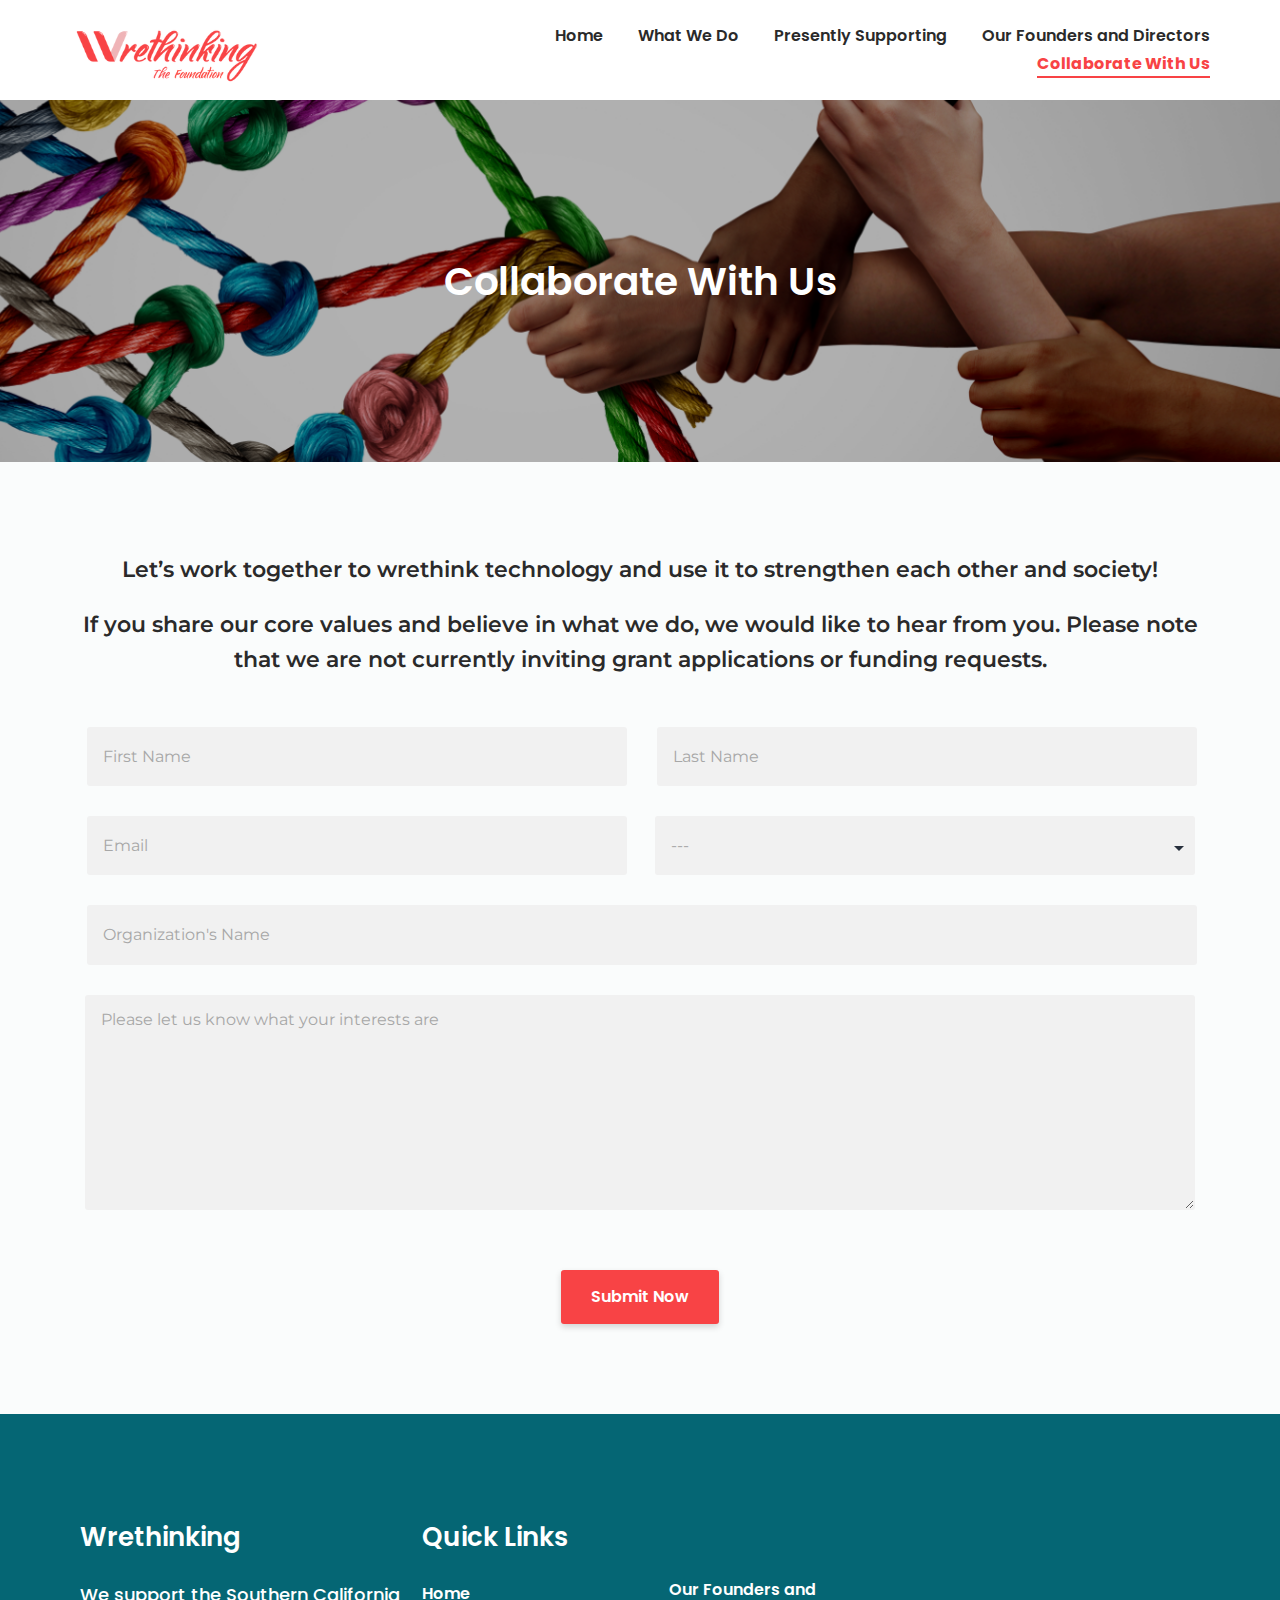
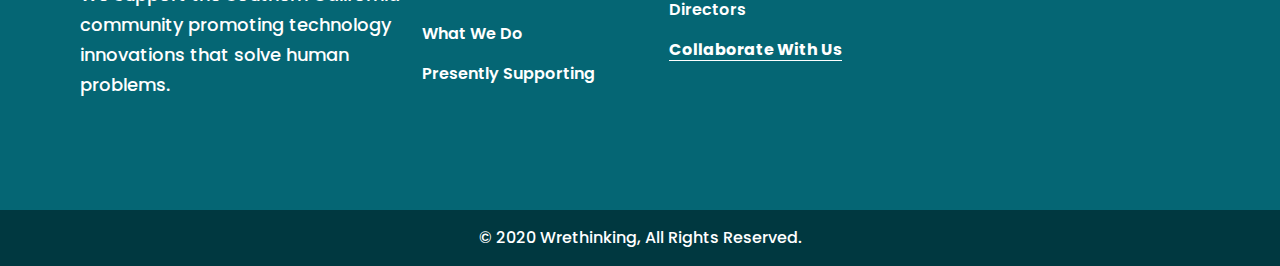
<file: collaborate-with-us.html>
<!DOCTYPE html>
<html lang="en-US">
<head>
	<meta charset="UTF-8">
	<meta name="viewport" content="width=device-width, initial-scale=1.0, viewport-fit=cover" />		<title>Collaborate With Us &#8211; Wrethinking</title>
<meta name='robots' content='max-image-preview:large' />
	<style>img:is([sizes="auto" i], [sizes^="auto," i]) { contain-intrinsic-size: 3000px 1500px }</style>
	<link rel="alternate" type="application/rss+xml" title="Wrethinking &raquo; Feed" href="https://wrethinking.org/feed/" />
<link rel="alternate" type="application/rss+xml" title="Wrethinking &raquo; Comments Feed" href="https://wrethinking.org/comments/feed/" />
<script>
window._wpemojiSettings = {"baseUrl":"https:\/\/s.w.org\/images\/core\/emoji\/16.0.1\/72x72\/","ext":".png","svgUrl":"https:\/\/s.w.org\/images\/core\/emoji\/16.0.1\/svg\/","svgExt":".svg","source":{"concatemoji":"https:\/\/wrethinking.org\/wp-includes\/js\/wp-emoji-release.min.js?ver=6.8.3"}};
/*! This file is auto-generated */
!function(s,n){var o,i,e;function c(e){try{var t={supportTests:e,timestamp:(new Date).valueOf()};sessionStorage.setItem(o,JSON.stringify(t))}catch(e){}}function p(e,t,n){e.clearRect(0,0,e.canvas.width,e.canvas.height),e.fillText(t,0,0);var t=new Uint32Array(e.getImageData(0,0,e.canvas.width,e.canvas.height).data),a=(e.clearRect(0,0,e.canvas.width,e.canvas.height),e.fillText(n,0,0),new Uint32Array(e.getImageData(0,0,e.canvas.width,e.canvas.height).data));return t.every(function(e,t){return e===a[t]})}function u(e,t){e.clearRect(0,0,e.canvas.width,e.canvas.height),e.fillText(t,0,0);for(var n=e.getImageData(16,16,1,1),a=0;a<n.data.length;a++)if(0!==n.data[a])return!1;return!0}function f(e,t,n,a){switch(t){case"flag":return n(e,"\ud83c\udff3\ufe0f\u200d\u26a7\ufe0f","\ud83c\udff3\ufe0f\u200b\u26a7\ufe0f")?!1:!n(e,"\ud83c\udde8\ud83c\uddf6","\ud83c\udde8\u200b\ud83c\uddf6")&&!n(e,"\ud83c\udff4\udb40\udc67\udb40\udc62\udb40\udc65\udb40\udc6e\udb40\udc67\udb40\udc7f","\ud83c\udff4\u200b\udb40\udc67\u200b\udb40\udc62\u200b\udb40\udc65\u200b\udb40\udc6e\u200b\udb40\udc67\u200b\udb40\udc7f");case"emoji":return!a(e,"\ud83e\udedf")}return!1}function g(e,t,n,a){var r="undefined"!=typeof WorkerGlobalScope&&self instanceof WorkerGlobalScope?new OffscreenCanvas(300,150):s.createElement("canvas"),o=r.getContext("2d",{willReadFrequently:!0}),i=(o.textBaseline="top",o.font="600 32px Arial",{});return e.forEach(function(e){i[e]=t(o,e,n,a)}),i}function t(e){var t=s.createElement("script");t.src=e,t.defer=!0,s.head.appendChild(t)}"undefined"!=typeof Promise&&(o="wpEmojiSettingsSupports",i=["flag","emoji"],n.supports={everything:!0,everythingExceptFlag:!0},e=new Promise(function(e){s.addEventListener("DOMContentLoaded",e,{once:!0})}),new Promise(function(t){var n=function(){try{var e=JSON.parse(sessionStorage.getItem(o));if("object"==typeof e&&"number"==typeof e.timestamp&&(new Date).valueOf()<e.timestamp+604800&&"object"==typeof e.supportTests)return e.supportTests}catch(e){}return null}();if(!n){if("undefined"!=typeof Worker&&"undefined"!=typeof OffscreenCanvas&&"undefined"!=typeof URL&&URL.createObjectURL&&"undefined"!=typeof Blob)try{var e="postMessage("+g.toString()+"("+[JSON.stringify(i),f.toString(),p.toString(),u.toString()].join(",")+"));",a=new Blob([e],{type:"text/javascript"}),r=new Worker(URL.createObjectURL(a),{name:"wpTestEmojiSupports"});return void(r.onmessage=function(e){c(n=e.data),r.terminate(),t(n)})}catch(e){}c(n=g(i,f,p,u))}t(n)}).then(function(e){for(var t in e)n.supports[t]=e[t],n.supports.everything=n.supports.everything&&n.supports[t],"flag"!==t&&(n.supports.everythingExceptFlag=n.supports.everythingExceptFlag&&n.supports[t]);n.supports.everythingExceptFlag=n.supports.everythingExceptFlag&&!n.supports.flag,n.DOMReady=!1,n.readyCallback=function(){n.DOMReady=!0}}).then(function(){return e}).then(function(){var e;n.supports.everything||(n.readyCallback(),(e=n.source||{}).concatemoji?t(e.concatemoji):e.wpemoji&&e.twemoji&&(t(e.twemoji),t(e.wpemoji)))}))}((window,document),window._wpemojiSettings);
</script>
<style id='wp-emoji-styles-inline-css'>

	img.wp-smiley, img.emoji {
		display: inline !important;
		border: none !important;
		box-shadow: none !important;
		height: 1em !important;
		width: 1em !important;
		margin: 0 0.07em !important;
		vertical-align: -0.1em !important;
		background: none !important;
		padding: 0 !important;
	}
</style>
<link rel='stylesheet' id='wp-block-library-css' href='public/block-library.min.css' media='all' />
<style id='wp-block-library-theme-inline-css'>
.wp-block-audio :where(figcaption){color:#555;font-size:13px;text-align:center}.is-dark-theme .wp-block-audio :where(figcaption){color:#ffffffa6}.wp-block-audio{margin:0 0 1em}.wp-block-code{border:1px solid #ccc;border-radius:4px;font-family:Menlo,Consolas,monaco,monospace;padding:.8em 1em}.wp-block-embed :where(figcaption){color:#555;font-size:13px;text-align:center}.is-dark-theme .wp-block-embed :where(figcaption){color:#ffffffa6}.wp-block-embed{margin:0 0 1em}.blocks-gallery-caption{color:#555;font-size:13px;text-align:center}.is-dark-theme .blocks-gallery-caption{color:#ffffffa6}:root :where(.wp-block-image figcaption){color:#555;font-size:13px;text-align:center}.is-dark-theme :root :where(.wp-block-image figcaption){color:#ffffffa6}.wp-block-image{margin:0 0 1em}.wp-block-pullquote{border-bottom:4px solid;border-top:4px solid;color:currentColor;margin-bottom:1.75em}.wp-block-pullquote cite,.wp-block-pullquote footer,.wp-block-pullquote__citation{color:currentColor;font-size:.8125em;font-style:normal;text-transform:uppercase}.wp-block-quote{border-left:.25em solid;margin:0 0 1.75em;padding-left:1em}.wp-block-quote cite,.wp-block-quote footer{color:currentColor;font-size:.8125em;font-style:normal;position:relative}.wp-block-quote:where(.has-text-align-right){border-left:none;border-right:.25em solid;padding-left:0;padding-right:1em}.wp-block-quote:where(.has-text-align-center){border:none;padding-left:0}.wp-block-quote.is-large,.wp-block-quote.is-style-large,.wp-block-quote:where(.is-style-plain){border:none}.wp-block-search .wp-block-search__label{font-weight:700}.wp-block-search__button{border:1px solid #ccc;padding:.375em .625em}:where(.wp-block-group.has-background){padding:1.25em 2.375em}.wp-block-separator.has-css-opacity{opacity:.4}.wp-block-separator{border:none;border-bottom:2px solid;margin-left:auto;margin-right:auto}.wp-block-separator.has-alpha-channel-opacity{opacity:1}.wp-block-separator:not(.is-style-wide):not(.is-style-dots){width:100px}.wp-block-separator.has-background:not(.is-style-dots){border-bottom:none;height:1px}.wp-block-separator.has-background:not(.is-style-wide):not(.is-style-dots){height:2px}.wp-block-table{margin:0 0 1em}.wp-block-table td,.wp-block-table th{word-break:normal}.wp-block-table :where(figcaption){color:#555;font-size:13px;text-align:center}.is-dark-theme .wp-block-table :where(figcaption){color:#ffffffa6}.wp-block-video :where(figcaption){color:#555;font-size:13px;text-align:center}.is-dark-theme .wp-block-video :where(figcaption){color:#ffffffa6}.wp-block-video{margin:0 0 1em}:root :where(.wp-block-template-part.has-background){margin-bottom:0;margin-top:0;padding:1.25em 2.375em}
</style>
<style id='classic-theme-styles-inline-css'>
/*! This file is auto-generated */
.wp-block-button__link{color:#fff;background-color:#32373c;border-radius:9999px;box-shadow:none;text-decoration:none;padding:calc(.667em + 2px) calc(1.333em + 2px);font-size:1.125em}.wp-block-file__button{background:#32373c;color:#fff;text-decoration:none}
</style>
<style id='global-styles-inline-css'>
:root{--wp--preset--aspect-ratio--square: 1;--wp--preset--aspect-ratio--4-3: 4/3;--wp--preset--aspect-ratio--3-4: 3/4;--wp--preset--aspect-ratio--3-2: 3/2;--wp--preset--aspect-ratio--2-3: 2/3;--wp--preset--aspect-ratio--16-9: 16/9;--wp--preset--aspect-ratio--9-16: 9/16;--wp--preset--color--black: #000000;--wp--preset--color--cyan-bluish-gray: #abb8c3;--wp--preset--color--white: #FFFFFF;--wp--preset--color--pale-pink: #f78da7;--wp--preset--color--vivid-red: #cf2e2e;--wp--preset--color--luminous-vivid-orange: #ff6900;--wp--preset--color--luminous-vivid-amber: #fcb900;--wp--preset--color--light-green-cyan: #7bdcb5;--wp--preset--color--vivid-green-cyan: #00d084;--wp--preset--color--pale-cyan-blue: #8ed1fc;--wp--preset--color--vivid-cyan-blue: #0693e3;--wp--preset--color--vivid-purple: #9b51e0;--wp--preset--color--dark-gray: #28303D;--wp--preset--color--gray: #39414D;--wp--preset--color--green: #D1E4DD;--wp--preset--color--blue: #D1DFE4;--wp--preset--color--purple: #D1D1E4;--wp--preset--color--red: #E4D1D1;--wp--preset--color--orange: #E4DAD1;--wp--preset--color--yellow: #EEEADD;--wp--preset--gradient--vivid-cyan-blue-to-vivid-purple: linear-gradient(135deg,rgba(6,147,227,1) 0%,rgb(155,81,224) 100%);--wp--preset--gradient--light-green-cyan-to-vivid-green-cyan: linear-gradient(135deg,rgb(122,220,180) 0%,rgb(0,208,130) 100%);--wp--preset--gradient--luminous-vivid-amber-to-luminous-vivid-orange: linear-gradient(135deg,rgba(252,185,0,1) 0%,rgba(255,105,0,1) 100%);--wp--preset--gradient--luminous-vivid-orange-to-vivid-red: linear-gradient(135deg,rgba(255,105,0,1) 0%,rgb(207,46,46) 100%);--wp--preset--gradient--very-light-gray-to-cyan-bluish-gray: linear-gradient(135deg,rgb(238,238,238) 0%,rgb(169,184,195) 100%);--wp--preset--gradient--cool-to-warm-spectrum: linear-gradient(135deg,rgb(74,234,220) 0%,rgb(151,120,209) 20%,rgb(207,42,186) 40%,rgb(238,44,130) 60%,rgb(251,105,98) 80%,rgb(254,248,76) 100%);--wp--preset--gradient--blush-light-purple: linear-gradient(135deg,rgb(255,206,236) 0%,rgb(152,150,240) 100%);--wp--preset--gradient--blush-bordeaux: linear-gradient(135deg,rgb(254,205,165) 0%,rgb(254,45,45) 50%,rgb(107,0,62) 100%);--wp--preset--gradient--luminous-dusk: linear-gradient(135deg,rgb(255,203,112) 0%,rgb(199,81,192) 50%,rgb(65,88,208) 100%);--wp--preset--gradient--pale-ocean: linear-gradient(135deg,rgb(255,245,203) 0%,rgb(182,227,212) 50%,rgb(51,167,181) 100%);--wp--preset--gradient--electric-grass: linear-gradient(135deg,rgb(202,248,128) 0%,rgb(113,206,126) 100%);--wp--preset--gradient--midnight: linear-gradient(135deg,rgb(2,3,129) 0%,rgb(40,116,252) 100%);--wp--preset--gradient--purple-to-yellow: linear-gradient(160deg, #D1D1E4 0%, #EEEADD 100%);--wp--preset--gradient--yellow-to-purple: linear-gradient(160deg, #EEEADD 0%, #D1D1E4 100%);--wp--preset--gradient--green-to-yellow: linear-gradient(160deg, #D1E4DD 0%, #EEEADD 100%);--wp--preset--gradient--yellow-to-green: linear-gradient(160deg, #EEEADD 0%, #D1E4DD 100%);--wp--preset--gradient--red-to-yellow: linear-gradient(160deg, #E4D1D1 0%, #EEEADD 100%);--wp--preset--gradient--yellow-to-red: linear-gradient(160deg, #EEEADD 0%, #E4D1D1 100%);--wp--preset--gradient--purple-to-red: linear-gradient(160deg, #D1D1E4 0%, #E4D1D1 100%);--wp--preset--gradient--red-to-purple: linear-gradient(160deg, #E4D1D1 0%, #D1D1E4 100%);--wp--preset--font-size--small: 18px;--wp--preset--font-size--medium: 20px;--wp--preset--font-size--large: 24px;--wp--preset--font-size--x-large: 42px;--wp--preset--font-size--extra-small: 16px;--wp--preset--font-size--normal: 20px;--wp--preset--font-size--extra-large: 40px;--wp--preset--font-size--huge: 96px;--wp--preset--font-size--gigantic: 144px;--wp--preset--spacing--20: 0.44rem;--wp--preset--spacing--30: 0.67rem;--wp--preset--spacing--40: 1rem;--wp--preset--spacing--50: 1.5rem;--wp--preset--spacing--60: 2.25rem;--wp--preset--spacing--70: 3.38rem;--wp--preset--spacing--80: 5.06rem;--wp--preset--shadow--natural: 6px 6px 9px rgba(0, 0, 0, 0.2);--wp--preset--shadow--deep: 12px 12px 50px rgba(0, 0, 0, 0.4);--wp--preset--shadow--sharp: 6px 6px 0px rgba(0, 0, 0, 0.2);--wp--preset--shadow--outlined: 6px 6px 0px -3px rgba(255, 255, 255, 1), 6px 6px rgba(0, 0, 0, 1);--wp--preset--shadow--crisp: 6px 6px 0px rgba(0, 0, 0, 1);}:where(.is-layout-flex){gap: 0.5em;}:where(.is-layout-grid){gap: 0.5em;}body .is-layout-flex{display: flex;}.is-layout-flex{flex-wrap: wrap;align-items: center;}.is-layout-flex > :is(*, div){margin: 0;}body .is-layout-grid{display: grid;}.is-layout-grid > :is(*, div){margin: 0;}:where(.wp-block-columns.is-layout-flex){gap: 2em;}:where(.wp-block-columns.is-layout-grid){gap: 2em;}:where(.wp-block-post-template.is-layout-flex){gap: 1.25em;}:where(.wp-block-post-template.is-layout-grid){gap: 1.25em;}.has-black-color{color: var(--wp--preset--color--black) !important;}.has-cyan-bluish-gray-color{color: var(--wp--preset--color--cyan-bluish-gray) !important;}.has-white-color{color: var(--wp--preset--color--white) !important;}.has-pale-pink-color{color: var(--wp--preset--color--pale-pink) !important;}.has-vivid-red-color{color: var(--wp--preset--color--vivid-red) !important;}.has-luminous-vivid-orange-color{color: var(--wp--preset--color--luminous-vivid-orange) !important;}.has-luminous-vivid-amber-color{color: var(--wp--preset--color--luminous-vivid-amber) !important;}.has-light-green-cyan-color{color: var(--wp--preset--color--light-green-cyan) !important;}.has-vivid-green-cyan-color{color: var(--wp--preset--color--vivid-green-cyan) !important;}.has-pale-cyan-blue-color{color: var(--wp--preset--color--pale-cyan-blue) !important;}.has-vivid-cyan-blue-color{color: var(--wp--preset--color--vivid-cyan-blue) !important;}.has-vivid-purple-color{color: var(--wp--preset--color--vivid-purple) !important;}.has-black-background-color{background-color: var(--wp--preset--color--black) !important;}.has-cyan-bluish-gray-background-color{background-color: var(--wp--preset--color--cyan-bluish-gray) !important;}.has-white-background-color{background-color: var(--wp--preset--color--white) !important;}.has-pale-pink-background-color{background-color: var(--wp--preset--color--pale-pink) !important;}.has-vivid-red-background-color{background-color: var(--wp--preset--color--vivid-red) !important;}.has-luminous-vivid-orange-background-color{background-color: var(--wp--preset--color--luminous-vivid-orange) !important;}.has-luminous-vivid-amber-background-color{background-color: var(--wp--preset--color--luminous-vivid-amber) !important;}.has-light-green-cyan-background-color{background-color: var(--wp--preset--color--light-green-cyan) !important;}.has-vivid-green-cyan-background-color{background-color: var(--wp--preset--color--vivid-green-cyan) !important;}.has-pale-cyan-blue-background-color{background-color: var(--wp--preset--color--pale-cyan-blue) !important;}.has-vivid-cyan-blue-background-color{background-color: var(--wp--preset--color--vivid-cyan-blue) !important;}.has-vivid-purple-background-color{background-color: var(--wp--preset--color--vivid-purple) !important;}.has-black-border-color{border-color: var(--wp--preset--color--black) !important;}.has-cyan-bluish-gray-border-color{border-color: var(--wp--preset--color--cyan-bluish-gray) !important;}.has-white-border-color{border-color: var(--wp--preset--color--white) !important;}.has-pale-pink-border-color{border-color: var(--wp--preset--color--pale-pink) !important;}.has-vivid-red-border-color{border-color: var(--wp--preset--color--vivid-red) !important;}.has-luminous-vivid-orange-border-color{border-color: var(--wp--preset--color--luminous-vivid-orange) !important;}.has-luminous-vivid-amber-border-color{border-color: var(--wp--preset--color--luminous-vivid-amber) !important;}.has-light-green-cyan-border-color{border-color: var(--wp--preset--color--light-green-cyan) !important;}.has-vivid-green-cyan-border-color{border-color: var(--wp--preset--color--vivid-green-cyan) !important;}.has-pale-cyan-blue-border-color{border-color: var(--wp--preset--color--pale-cyan-blue) !important;}.has-vivid-cyan-blue-border-color{border-color: var(--wp--preset--color--vivid-cyan-blue) !important;}.has-vivid-purple-border-color{border-color: var(--wp--preset--color--vivid-purple) !important;}.has-vivid-cyan-blue-to-vivid-purple-gradient-background{background: var(--wp--preset--gradient--vivid-cyan-blue-to-vivid-purple) !important;}.has-light-green-cyan-to-vivid-green-cyan-gradient-background{background: var(--wp--preset--gradient--light-green-cyan-to-vivid-green-cyan) !important;}.has-luminous-vivid-amber-to-luminous-vivid-orange-gradient-background{background: var(--wp--preset--gradient--luminous-vivid-amber-to-luminous-vivid-orange) !important;}.has-luminous-vivid-orange-to-vivid-red-gradient-background{background: var(--wp--preset--gradient--luminous-vivid-orange-to-vivid-red) !important;}.has-very-light-gray-to-cyan-bluish-gray-gradient-background{background: var(--wp--preset--gradient--very-light-gray-to-cyan-bluish-gray) !important;}.has-cool-to-warm-spectrum-gradient-background{background: var(--wp--preset--gradient--cool-to-warm-spectrum) !important;}.has-blush-light-purple-gradient-background{background: var(--wp--preset--gradient--blush-light-purple) !important;}.has-blush-bordeaux-gradient-background{background: var(--wp--preset--gradient--blush-bordeaux) !important;}.has-luminous-dusk-gradient-background{background: var(--wp--preset--gradient--luminous-dusk) !important;}.has-pale-ocean-gradient-background{background: var(--wp--preset--gradient--pale-ocean) !important;}.has-electric-grass-gradient-background{background: var(--wp--preset--gradient--electric-grass) !important;}.has-midnight-gradient-background{background: var(--wp--preset--gradient--midnight) !important;}.has-small-font-size{font-size: var(--wp--preset--font-size--small) !important;}.has-medium-font-size{font-size: var(--wp--preset--font-size--medium) !important;}.has-large-font-size{font-size: var(--wp--preset--font-size--large) !important;}.has-x-large-font-size{font-size: var(--wp--preset--font-size--x-large) !important;}
:where(.wp-block-post-template.is-layout-flex){gap: 1.25em;}:where(.wp-block-post-template.is-layout-grid){gap: 1.25em;}
:where(.wp-block-columns.is-layout-flex){gap: 2em;}:where(.wp-block-columns.is-layout-grid){gap: 2em;}
:root :where(.wp-block-pullquote){font-size: 1.5em;line-height: 1.6;}
</style>
<link rel='stylesheet' id='contact-form-7-css' href='public/contact-form-7.css' media='all' />
<style id='contact-form-7-inline-css'>
.wpcf7 .wpcf7-recaptcha iframe {margin-bottom: 0;}.wpcf7 .wpcf7-recaptcha[data-align="center"] > div {margin: 0 auto;}.wpcf7 .wpcf7-recaptcha[data-align="right"] > div {margin: 0 0 0 auto;}
</style>
<link rel='stylesheet' id='twenty-twenty-one-style-css' href='public/style.css' media='all' />
<link rel='stylesheet' id='twenty-twenty-one-print-style-css' >
<link rel='stylesheet' id='elementor-icons-css' href='public/elementor-icons.min.css' media='all' />
<link rel='stylesheet' id='elementor-animations-css' href='public/animations.min.css' media='all' />
<link rel='stylesheet' id='elementor-frontend-legacy-css' href='public/frontend-legacy.min.css' media='all' />
<link rel='stylesheet' id='elementor-frontend-css' href='public/frontend.min.css' media='all' />
<link rel='stylesheet' id='elementor-post-5-css' href='public/elementor/css/post-5.css' media='all' />
<link rel='stylesheet' id='elementor-pro-css' href='public/elementor-pro-frontend.min.css' media='all' />
<link rel='stylesheet' id='font-awesome-5-all-css' href='public/all.min.css' media='all' />
<link rel='stylesheet' id='font-awesome-4-shim-css' href='public/v4-shims.min.css' media='all' />
<link rel='stylesheet' id='elementor-global-css' href='public/elementor/css/global.css' media='all' />
<link rel='stylesheet' id='elementor-post-19-css' href='public/elementor/css/post-19.css' media='all' />
<link rel='stylesheet' id='elementor-post-10-css' href='public/elementor/css/post-10.css' media='all' />
<link rel='stylesheet' id='elementor-post-205-css' href='public/elementor/css/post-205.css' media='all' />
<link rel='stylesheet' id='sccss_style-css' href='public/sccss.css' media='all' />
<link rel='stylesheet' id='google-fonts-1-css' href='https://fonts.googleapis.com/css?family=Roboto%3A100%2C100italic%2C200%2C200italic%2C300%2C300italic%2C400%2C400italic%2C500%2C500italic%2C600%2C600italic%2C700%2C700italic%2C800%2C800italic%2C900%2C900italic%7CRoboto+Slab%3A100%2C100italic%2C200%2C200italic%2C300%2C300italic%2C400%2C400italic%2C500%2C500italic%2C600%2C600italic%2C700%2C700italic%2C800%2C800italic%2C900%2C900italic%7CPoppins%3A100%2C100italic%2C200%2C200italic%2C300%2C300italic%2C400%2C400italic%2C500%2C500italic%2C600%2C600italic%2C700%2C700italic%2C800%2C800italic%2C900%2C900italic%7CMontserrat%3A100%2C100italic%2C200%2C200italic%2C300%2C300italic%2C400%2C400italic%2C500%2C500italic%2C600%2C600italic%2C700%2C700italic%2C800%2C800italic%2C900%2C900italic&#038;ver=6.8.3' media='all' />

<link rel="https://api.w.org/" href="https://wrethinking.org/wp-json/" /><link rel="alternate" title="JSON" type="application/json" href="https://wrethinking.org/wp-json/wp/v2/pages/19" /><link rel="EditURI" type="application/rsd+xml" title="RSD" href="https://wrethinking.org/xmlrpc.php?rsd" />
<link rel="canonical" href="collaborate-with-us.html" />
<link rel='shortlink' href='https://wrethinking.org/?p=19' />
<link rel="alternate" title="oEmbed (JSON)" type="application/json+oembed" href="https://wrethinking.org/wp-json/oembed/1.0/embed?url=https%3A%2F%2Fwrethinking.org%2Fcollaborate-with-us%2F" />
<link rel="alternate" title="oEmbed (XML)" type="text/xml+oembed" href="https://wrethinking.org/wp-json/oembed/1.0/embed?url=https%3A%2F%2Fwrethinking.org%2Fcollaborate-with-us%2F&#038;format=xml" />
<style>.recentcomments a{display:inline !important;padding:0 !important;margin:0 !important;}</style><link rel="icon" href="public/2021/04/favicon.ico.png" sizes="32x32" />
<link rel="icon" href="public/2021/04/favicon.ico.png" sizes="192x192" />
<link rel="apple-touch-icon" href="public/2021/04/favicon.ico.png" />
<meta name="msapplication-TileImage" content="public/2021/04/favicon.ico.png" />
</head>
<body class="wp-singular page-template page-template-elementor_header_footer page page-id-19 wp-custom-logo wp-embed-responsive wp-theme-twentytwentyone is-light-theme no-js singular has-main-navigation elementor-default elementor-template-full-width elementor-kit-5 elementor-page elementor-page-19">

		<div data-elementor-type="header" data-elementor-id="10" class="elementor elementor-10 elementor-location-header" data-elementor-settings="[]">
		<div class="elementor-section-wrap">
					<header class="elementor-section elementor-top-section elementor-element elementor-element-72922440 elementor-section-content-middle elementor-section-height-min-height main_header elementor-section-boxed elementor-section-height-default elementor-section-items-middle" data-id="72922440" data-element_type="section" data-settings="{&quot;background_background&quot;:&quot;classic&quot;}">
						<div class="elementor-container elementor-column-gap-no">
							<div class="elementor-row">
					<div class="elementor-column elementor-col-50 elementor-top-column elementor-element elementor-element-75111d7b" data-id="75111d7b" data-element_type="column">
			<div class="elementor-column-wrap elementor-element-populated">
							<div class="elementor-widget-wrap">
						<div class="elementor-element elementor-element-5091713b elementor-widget elementor-widget-theme-site-logo elementor-widget-image" data-id="5091713b" data-element_type="widget" data-widget_type="theme-site-logo.default">
				<div class="elementor-widget-container">
					<div class="elementor-image">
											<a href="index.html">
							<img width="192" height="69" src="public/2020/12/site_logo.png" class="attachment-full size-full" alt="" decoding="async" style="width:100%;height:35.94%;max-width:192px;" />								</a>
											</div>
				</div>
				</div>
						</div>
					</div>
		</div>
				<div class="elementor-column elementor-col-50 elementor-top-column elementor-element elementor-element-388d6769" data-id="388d6769" data-element_type="column">
			<div class="elementor-column-wrap elementor-element-populated">
							<div class="elementor-widget-wrap">
						<div class="elementor-element elementor-element-7ce36838 elementor-nav-menu__align-right elementor-nav-menu--stretch header_nav_menu elementor-nav-menu--indicator-classic elementor-nav-menu--dropdown-tablet elementor-nav-menu__text-align-aside elementor-nav-menu--toggle elementor-nav-menu--burger elementor-widget elementor-widget-nav-menu" data-id="7ce36838" data-element_type="widget" data-settings="{&quot;full_width&quot;:&quot;stretch&quot;,&quot;layout&quot;:&quot;horizontal&quot;,&quot;toggle&quot;:&quot;burger&quot;}" data-widget_type="nav-menu.default">
				<div class="elementor-widget-container">
						<nav role="navigation" class="elementor-nav-menu--main elementor-nav-menu__container elementor-nav-menu--layout-horizontal e--pointer-underline e--animation-fade"><ul id="menu-1-7ce36838" class="elementor-nav-menu"><li class="menu-item menu-item-type-post_type menu-item-object-page menu-item-home menu-item-25"><a href="index.html" class="elementor-item">Home</a></li>
<li class="menu-item menu-item-type-post_type menu-item-object-page menu-item-24"><a href="what-we-do.html" class="elementor-item">What We Do</a></li>
<li class="menu-item menu-item-type-post_type menu-item-object-page menu-item-23"><a href="presently-supporting.html" class="elementor-item">Presently Supporting</a></li>
<li class="menu-item menu-item-type-post_type menu-item-object-page menu-item-41"><a href="our-founders-and-directors.html" class="elementor-item">Our Founders and Directors</a></li>
<li class="menu-item menu-item-type-post_type menu-item-object-page current-menu-item page_item page-item-19 current_page_item menu-item-22"><a href="collaborate-with-us.html" aria-current="page" class="elementor-item elementor-item-active">Collaborate With Us</a></li>
</ul></nav>
					<div class="elementor-menu-toggle" role="button" tabindex="0" aria-label="Menu Toggle" aria-expanded="false">
			<i class="eicon-menu-bar" aria-hidden="true"></i>
			<i class="eicon-close" aria-hidden="true"></i>
			<span class="elementor-screen-only">Menu</span>
		</div>
			<nav class="elementor-nav-menu--dropdown elementor-nav-menu__container" role="navigation" aria-hidden="true"><ul id="menu-2-7ce36838" class="elementor-nav-menu"><li class="menu-item menu-item-type-post_type menu-item-object-page menu-item-home menu-item-25"><a href="index.html" class="elementor-item">Home</a></li>
<li class="menu-item menu-item-type-post_type menu-item-object-page menu-item-24"><a href="what-we-do.html" class="elementor-item">What We Do</a></li>
<li class="menu-item menu-item-type-post_type menu-item-object-page menu-item-23"><a href="presently-supporting.html" class="elementor-item">Presently Supporting</a></li>
<li class="menu-item menu-item-type-post_type menu-item-object-page menu-item-41"><a href="our-founders-and-directors.html" class="elementor-item">Our Founders and Directors</a></li>
<li class="menu-item menu-item-type-post_type menu-item-object-page current-menu-item page_item page-item-19 current_page_item menu-item-22"><a href="collaborate-with-us.html" aria-current="page" class="elementor-item elementor-item-active">Collaborate With Us</a></li>
</ul></nav>
				</div>
				</div>
						</div>
					</div>
		</div>
								</div>
					</div>
		</header>
				</div>
		</div>
				<div data-elementor-type="wp-page" data-elementor-id="19" class="elementor elementor-19" data-elementor-settings="[]">
						<div class="elementor-inner">
							<div class="elementor-section-wrap">
							<section class="elementor-section elementor-top-section elementor-element elementor-element-5ab66548 elementor-section-height-min-height elementor-section-boxed elementor-section-height-default elementor-section-items-middle" data-id="5ab66548" data-element_type="section" data-settings="{&quot;background_background&quot;:&quot;classic&quot;}">
							<div class="elementor-background-overlay"></div>
							<div class="elementor-container elementor-column-gap-default">
							<div class="elementor-row">
					<div class="elementor-column elementor-col-100 elementor-top-column elementor-element elementor-element-2786121" data-id="2786121" data-element_type="column">
			<div class="elementor-column-wrap elementor-element-populated">
							<div class="elementor-widget-wrap">
						<div class="elementor-element elementor-element-6ee625fc elementor-widget elementor-widget-theme-page-title elementor-page-title elementor-widget-heading" data-id="6ee625fc" data-element_type="widget" data-widget_type="theme-page-title.default">
				<div class="elementor-widget-container">
			<h1 class="elementor-heading-title elementor-size-default">Collaborate With Us</h1>		</div>
				</div>
						</div>
					</div>
		</div>
								</div>
					</div>
		</section>
				<section class="elementor-section elementor-top-section elementor-element elementor-element-8a2ae14 elementor-section-boxed elementor-section-height-default elementor-section-height-default" data-id="8a2ae14" data-element_type="section">
							<div class="elementor-background-overlay"></div>
							<div class="elementor-container elementor-column-gap-default">
							<div class="elementor-row">
					<div class="elementor-column elementor-col-100 elementor-top-column elementor-element elementor-element-13dd018" data-id="13dd018" data-element_type="column">
			<div class="elementor-column-wrap elementor-element-populated">
							<div class="elementor-widget-wrap">
						<div class="elementor-element elementor-element-81b60a3 elementor-widget elementor-widget-heading" data-id="81b60a3" data-element_type="widget" data-widget_type="heading.default">
				<div class="elementor-widget-container">
			<h4 class="elementor-heading-title elementor-size-default">Let’s work together to wrethink technology and use it to strengthen each other and society!</h4>		</div>
				</div>
				<div class="elementor-element elementor-element-7838bfd elementor-widget elementor-widget-heading" data-id="7838bfd" data-element_type="widget" data-widget_type="heading.default">
				<div class="elementor-widget-container">
			<h4 class="elementor-heading-title elementor-size-default">If you share our core values and believe in what we do, we would like to hear from you. Please note that we are not currently inviting grant applications or funding requests.</h4>		</div>
				</div>
				<div class="elementor-element elementor-element-d59e959 collaborate_contact_form elementor-widget elementor-widget-shortcode" data-id="d59e959" data-element_type="widget" data-widget_type="shortcode.default">
				<div class="elementor-widget-container">
					<div class="elementor-shortcode"><div role="form" class="wpcf7" id="wpcf7-f716-p19-o1" lang="en-US" dir="ltr">
<div class="screen-reader-response"><p role="status" aria-live="polite" aria-atomic="true"></p> <ul></ul></div>
<form action="/collaborate-with-us/#wpcf7-f716-p19-o1" method="post" class="wpcf7-form init" novalidate="novalidate" data-status="init">
<div style="display: none;">
<input type="hidden" name="_wpcf7" value="716" />
<input type="hidden" name="_wpcf7_version" value="5.4.2" />
<input type="hidden" name="_wpcf7_locale" value="en_US" />
<input type="hidden" name="_wpcf7_unit_tag" value="wpcf7-f716-p19-o1" />
<input type="hidden" name="_wpcf7_container_post" value="19" />
<input type="hidden" name="_wpcf7_posted_data_hash" value="" />
<input type="hidden" name="_wpcf7_recaptcha_response" value="" />
</div>
<div class="col_50">
    <span class="wpcf7-form-control-wrap first-name"><input type="text" name="first-name" value="" size="40" class="wpcf7-form-control wpcf7-text wpcf7-validates-as-required" aria-required="true" aria-invalid="false" placeholder="First Name" /></span>
</div>
<div class="col_50">
    <span class="wpcf7-form-control-wrap last-name"><input type="text" name="last-name" value="" size="40" class="wpcf7-form-control wpcf7-text wpcf7-validates-as-required" aria-required="true" aria-invalid="false" placeholder="Last Name" /></span>
</div>
<div class="col_50">
    <span class="wpcf7-form-control-wrap your-email"><input type="email" name="your-email" value="" size="40" class="wpcf7-form-control wpcf7-text wpcf7-email wpcf7-validates-as-required wpcf7-validates-as-email" aria-required="true" aria-invalid="false" placeholder="Email" /></span>
</div>
<div class="col_50 selectfield">
    <span class="wpcf7-form-control-wrap subject"><select name="subject" class="wpcf7-form-control wpcf7-select wpcf7-validates-as-required" aria-required="true" aria-invalid="false"><option value="">---</option><option value="Consumer Privacy">Consumer Privacy</option><option value="San Diego Tech">San Diego Tech</option><option value="Human Centered Design">Human Centered Design</option><option value="Other">Other</option></select></span>
</div>
<div class="col_50 organisation">
  <span class="wpcf7-form-control-wrap text-202"><input type="text" name="text-202" value="" size="40" class="wpcf7-form-control wpcf7-text wpcf7-validates-as-required" aria-required="true" aria-invalid="false" placeholder="Organization&#039;s Name" /></span>
</div>
<div class="col_100">
    <span class="wpcf7-form-control-wrap your-message"><textarea name="your-message" cols="40" rows="10" class="wpcf7-form-control wpcf7-textarea wpcf7-validates-as-required" aria-required="true" aria-invalid="false" placeholder="Please let us know what your interests are"></textarea></span>
</div>
<div style="margin:0 auto;">
<span class="wpcf7-form-control-wrap recaptcha"><span data-sitekey="6LdycJwbAAAAAHDGfStM2hi5vgJIjGZJWUbOlRap" class="wpcf7-form-control g-recaptcha wpcf7-recaptcha"></span>
<noscript>
	<div class="grecaptcha-noscript">
		<iframe src="https://www.google.com/recaptcha/api/fallback?k=6LdycJwbAAAAAHDGfStM2hi5vgJIjGZJWUbOlRap" frameborder="0" scrolling="no" width="310" height="430">
		</iframe>
		<textarea name="g-recaptcha-response" rows="3" cols="40" placeholder="reCaptcha Response Here">
		</textarea>
	</div>
</noscript>
</span>
</div>
<div class="col_100 submit_btn" style="margin-top:20px;">
  <input type="submit" value="Submit Now" class="wpcf7-form-control wpcf7-submit" />
</div>
<div class="wpcf7-response-output" aria-hidden="true"></div></form></div></div>
				</div>
				</div>
						</div>
					</div>
		</div>
								</div>
					</div>
		</section>
						</div>
						</div>
					</div>
				<div data-elementor-type="footer" data-elementor-id="205" class="elementor elementor-205 elementor-location-footer" data-elementor-settings="[]">
		<div class="elementor-section-wrap">
					<section class="elementor-section elementor-top-section elementor-element elementor-element-2a5cb32 site_footer elementor-section-boxed elementor-section-height-default elementor-section-height-default" data-id="2a5cb32" data-element_type="section" data-settings="{&quot;background_background&quot;:&quot;classic&quot;}">
						<div class="elementor-container elementor-column-gap-default">
							<div class="elementor-row">
					<div class="elementor-column elementor-col-33 elementor-top-column elementor-element elementor-element-9f73dc9" data-id="9f73dc9" data-element_type="column">
			<div class="elementor-column-wrap elementor-element-populated">
							<div class="elementor-widget-wrap">
						<div class="elementor-element elementor-element-4ba8f53 elementor-widget elementor-widget-heading" data-id="4ba8f53" data-element_type="widget" data-widget_type="heading.default">
				<div class="elementor-widget-container">
			<h4 class="elementor-heading-title elementor-size-default"><a href="index.html">Wrethinking</a></h4>		</div>
				</div>
				<div class="elementor-element elementor-element-facf5e4 elementor-widget elementor-widget-heading" data-id="facf5e4" data-element_type="widget" data-widget_type="heading.default">
				<div class="elementor-widget-container">
			<p class="elementor-heading-title elementor-size-default">We support the Southern California community promoting technology innovations that solve human problems.</p>		</div>
				</div>
						</div>
					</div>
		</div>
				<div class="elementor-column elementor-col-33 elementor-top-column elementor-element elementor-element-4938804" data-id="4938804" data-element_type="column">
			<div class="elementor-column-wrap elementor-element-populated">
							<div class="elementor-widget-wrap">
						<div class="elementor-element elementor-element-002ff8f elementor-widget elementor-widget-heading" data-id="002ff8f" data-element_type="widget" data-widget_type="heading.default">
				<div class="elementor-widget-container">
			<h4 class="elementor-heading-title elementor-size-default">Quick Links</h4>		</div>
				</div>
				<div class="elementor-element elementor-element-1dc5bc7 footer_links elementor-widget elementor-widget-wp-widget-nav_menu" data-id="1dc5bc7" data-element_type="widget" data-widget_type="wp-widget-nav_menu.default">
				<div class="elementor-widget-container">
			<nav class="menu-footer-menu-container" aria-label="Menu"><ul id="menu-footer-menu" class="menu"><li id="menu-item-210" class="menu-item menu-item-type-post_type menu-item-object-page menu-item-home menu-item-210"><a href="index.html">Home</a></li>
<li id="menu-item-213" class="menu-item menu-item-type-post_type menu-item-object-page menu-item-213"><a href="what-we-do.html">What We Do</a></li>
<li id="menu-item-214" class="menu-item menu-item-type-post_type menu-item-object-page menu-item-214"><a href="presently-supporting.html">Presently Supporting</a></li>
<li id="menu-item-212" class="menu-item menu-item-type-post_type menu-item-object-page menu-item-212"><a href="our-founders-and-directors.html">Our Founders and Directors</a></li>
<li id="menu-item-211" class="menu-item menu-item-type-post_type menu-item-object-page current-menu-item page_item page-item-19 current_page_item menu-item-211"><a href="collaborate-with-us.html" aria-current="page">Collaborate With Us</a></li>
</ul></nav>		</div>
				</div>
						</div>
					</div>
		</div>
								</div>
					</div>
		</section>
				<section class="elementor-section elementor-top-section elementor-element elementor-element-798351b elementor-section-full_width elementor-section-height-default elementor-section-height-default" data-id="798351b" data-element_type="section" data-settings="{&quot;background_background&quot;:&quot;classic&quot;}">
						<div class="elementor-container elementor-column-gap-default">
							<div class="elementor-row">
					<div class="elementor-column elementor-col-100 elementor-top-column elementor-element elementor-element-2836e7b" data-id="2836e7b" data-element_type="column">
			<div class="elementor-column-wrap elementor-element-populated">
							<div class="elementor-widget-wrap">
						<div class="elementor-element elementor-element-2111bb4 elementor-widget elementor-widget-heading" data-id="2111bb4" data-element_type="widget" data-widget_type="heading.default">
				<div class="elementor-widget-container">
			<p class="elementor-heading-title elementor-size-default">© 2020 Wrethinking, All Rights Reserved.</p>		</div>
				</div>
						</div>
					</div>
		</div>
								</div>
					</div>
		</section>
				</div>
		</div>
		
<script type="speculationrules">
{"prefetch":[{"source":"document","where":{"and":[{"href_matches":"\/*"},{"not":{"href_matches":["\/wp-*.php","\/wp-admin\/*","\/wp-content\/uploads\/*","\/wp-content\/*","\/wp-content\/plugins\/*","\/wp-content\/themes\/twentytwentyone\/*","\/*\\?(.+)"]}},{"not":{"selector_matches":"a[rel~=\"nofollow\"]"}},{"not":{"selector_matches":".no-prefetch, .no-prefetch a"}}]},"eagerness":"conservative"}]}
</script>
<script>
jQuery( document ).ready(function() {
jQuery('.wpcf7-form-control-wrap.subject select').find("option:first-child").text('Subject');
});
</script>
<script>document.body.classList.remove("no-js");</script>	<script>
	if ( -1 !== navigator.userAgent.indexOf( 'MSIE' ) || -1 !== navigator.appVersion.indexOf( 'Trident/' ) ) {
		document.body.classList.add( 'is-IE' );
	}
	</script>
	<script src="https://wrethinking.org/wp-includes/js/dist/vendor/wp-polyfill.min.js?ver=3.15.0" id="wp-polyfill-js"></script>
<script id="contact-form-7-js-extra">
var wpcf7 = {"api":{"root":"https:\/\/wrethinking.org\/wp-json\/","namespace":"contact-form-7\/v1"},"cached":"1"};
</script>
<script src="https://wrethinking.org/wp-content/plugins/contact-form-7/includes/js/index.js?ver=5.4.2" id="contact-form-7-js"></script>
<script src="https://wrethinking.org/wp-content/themes/twentytwentyone/assets/js/polyfills.js?ver=1.0" id="twenty-twenty-one-ie11-polyfills-js"></script>
<script src="https://wrethinking.org/wp-content/themes/twentytwentyone/assets/js/primary-navigation.js?ver=1.0" id="twenty-twenty-one-primary-navigation-script-js"></script>
<script src="https://wrethinking.org/wp-content/themes/twentytwentyone/assets/js/responsive-embeds.js?ver=1.0" id="twenty-twenty-one-responsive-embeds-script-js"></script>
<script src="https://wrethinking.org/wp-includes/js/jquery/jquery.min.js?ver=3.7.1" id="jquery-core-js"></script>
<script src="https://wrethinking.org/wp-includes/js/jquery/jquery-migrate.min.js?ver=3.4.1" id="jquery-migrate-js"></script>
<script src="https://wrethinking.org/wp-content/plugins/elementor-pro/assets/lib/smartmenus/jquery.smartmenus.min.js?ver=1.0.1" id="smartmenus-js"></script>
<script src="https://wrethinking.org/wp-content/plugins/wpcf7-recaptcha/assets/js/wpcf7-recaptcha-controls.js?ver=1.2" id="wpcf7-recaptcha-controls-js"></script>
<script id="google-recaptcha-js-extra">
var wpcf7iqfix = {"recaptcha_empty":"Please verify that you are not a robot.","response_err":"wpcf7-recaptcha: Could not verify reCaptcha response."};
</script>
<script src="https://www.google.com/recaptcha/api.js?hl=en_US&amp;onload=recaptchaCallback&amp;render=explicit&amp;ver=2.0" id="google-recaptcha-js"></script>
<script src="https://wrethinking.org/wp-content/plugins/elementor/assets/js/webpack.runtime.min.js?ver=3.1.4" id="elementor-webpack-runtime-js"></script>
<script src="https://wrethinking.org/wp-content/plugins/elementor/assets/js/frontend-modules.min.js?ver=3.1.4" id="elementor-frontend-modules-js"></script>
<script src="https://wrethinking.org/wp-content/plugins/elementor-pro/assets/lib/sticky/jquery.sticky.min.js?ver=3.0.8" id="elementor-sticky-js"></script>
<script id="elementor-pro-frontend-js-before">
var ElementorProFrontendConfig = {"ajaxurl":"https:\/\/wrethinking.org\/wp-admin\/admin-ajax.php","nonce":"0573944360","i18n":{"toc_no_headings_found":"No headings were found on this page."},"shareButtonsNetworks":{"facebook":{"title":"Facebook","has_counter":true},"twitter":{"title":"Twitter"},"google":{"title":"Google+","has_counter":true},"linkedin":{"title":"LinkedIn","has_counter":true},"pinterest":{"title":"Pinterest","has_counter":true},"reddit":{"title":"Reddit","has_counter":true},"vk":{"title":"VK","has_counter":true},"odnoklassniki":{"title":"OK","has_counter":true},"tumblr":{"title":"Tumblr"},"digg":{"title":"Digg"},"skype":{"title":"Skype"},"stumbleupon":{"title":"StumbleUpon","has_counter":true},"mix":{"title":"Mix"},"telegram":{"title":"Telegram"},"pocket":{"title":"Pocket","has_counter":true},"xing":{"title":"XING","has_counter":true},"whatsapp":{"title":"WhatsApp"},"email":{"title":"Email"},"print":{"title":"Print"}},"facebook_sdk":{"lang":"en_US","app_id":""},"lottie":{"defaultAnimationUrl":"https:\/\/wrethinking.org\/wp-content\/plugins\/elementor-pro\/modules\/lottie\/assets\/animations\/default.json"}};
</script>
<script src="https://wrethinking.org/wp-content/plugins/elementor-pro/assets/js/frontend.min.js?ver=3.0.8" id="elementor-pro-frontend-js"></script>
<script src="https://wrethinking.org/wp-includes/js/jquery/ui/core.min.js?ver=1.13.3" id="jquery-ui-core-js"></script>
<script src="https://wrethinking.org/wp-content/plugins/elementor/assets/lib/dialog/dialog.min.js?ver=4.8.1" id="elementor-dialog-js"></script>
<script src="https://wrethinking.org/wp-content/plugins/elementor/assets/lib/waypoints/waypoints.min.js?ver=4.0.2" id="elementor-waypoints-js"></script>
<script src="https://wrethinking.org/wp-content/plugins/elementor/assets/lib/share-link/share-link.min.js?ver=3.1.4" id="share-link-js"></script>
<script src="https://wrethinking.org/wp-content/plugins/elementor/assets/lib/swiper/swiper.min.js?ver=5.3.6" id="swiper-js"></script>
<script id="elementor-frontend-js-before">
var elementorFrontendConfig = {"environmentMode":{"edit":false,"wpPreview":false,"isScriptDebug":false,"isImprovedAssetsLoading":false},"i18n":{"shareOnFacebook":"Share on Facebook","shareOnTwitter":"Share on Twitter","pinIt":"Pin it","download":"Download","downloadImage":"Download image","fullscreen":"Fullscreen","zoom":"Zoom","share":"Share","playVideo":"Play Video","previous":"Previous","next":"Next","close":"Close"},"is_rtl":false,"breakpoints":{"xs":0,"sm":480,"md":768,"lg":1025,"xl":1440,"xxl":1600},"version":"3.1.4","is_static":false,"experimentalFeatures":[],"urls":{"assets":"https:\/\/wrethinking.org\/wp-content\/plugins\/elementor\/assets\/"},"settings":{"page":[],"editorPreferences":[]},"kit":{"global_image_lightbox":"yes","lightbox_enable_counter":"yes","lightbox_enable_fullscreen":"yes","lightbox_enable_zoom":"yes","lightbox_enable_share":"yes","lightbox_title_src":"title","lightbox_description_src":"description"},"post":{"id":19,"title":"Collaborate%20With%20Us%20%E2%80%93%20Wrethinking","excerpt":"","featuredImage":false}};
</script>
<script src="https://wrethinking.org/wp-content/plugins/elementor/assets/js/frontend.min.js?ver=3.1.4" id="elementor-frontend-js"></script>
<script src="https://wrethinking.org/wp-content/plugins/elementor/assets/js/preloaded-elements-handlers.min.js?ver=3.1.4" id="preloaded-elements-handlers-js"></script>
	<script>
	/(trident|msie)/i.test(navigator.userAgent)&&document.getElementById&&window.addEventListener&&window.addEventListener("hashchange",(function(){var t,e=location.hash.substring(1);/^[A-z0-9_-]+$/.test(e)&&(t=document.getElementById(e))&&(/^(?:a|select|input|button|textarea)$/i.test(t.tagName)||(t.tabIndex=-1),t.focus())}),!1);
	</script>
	
</body>
</html>
</file>
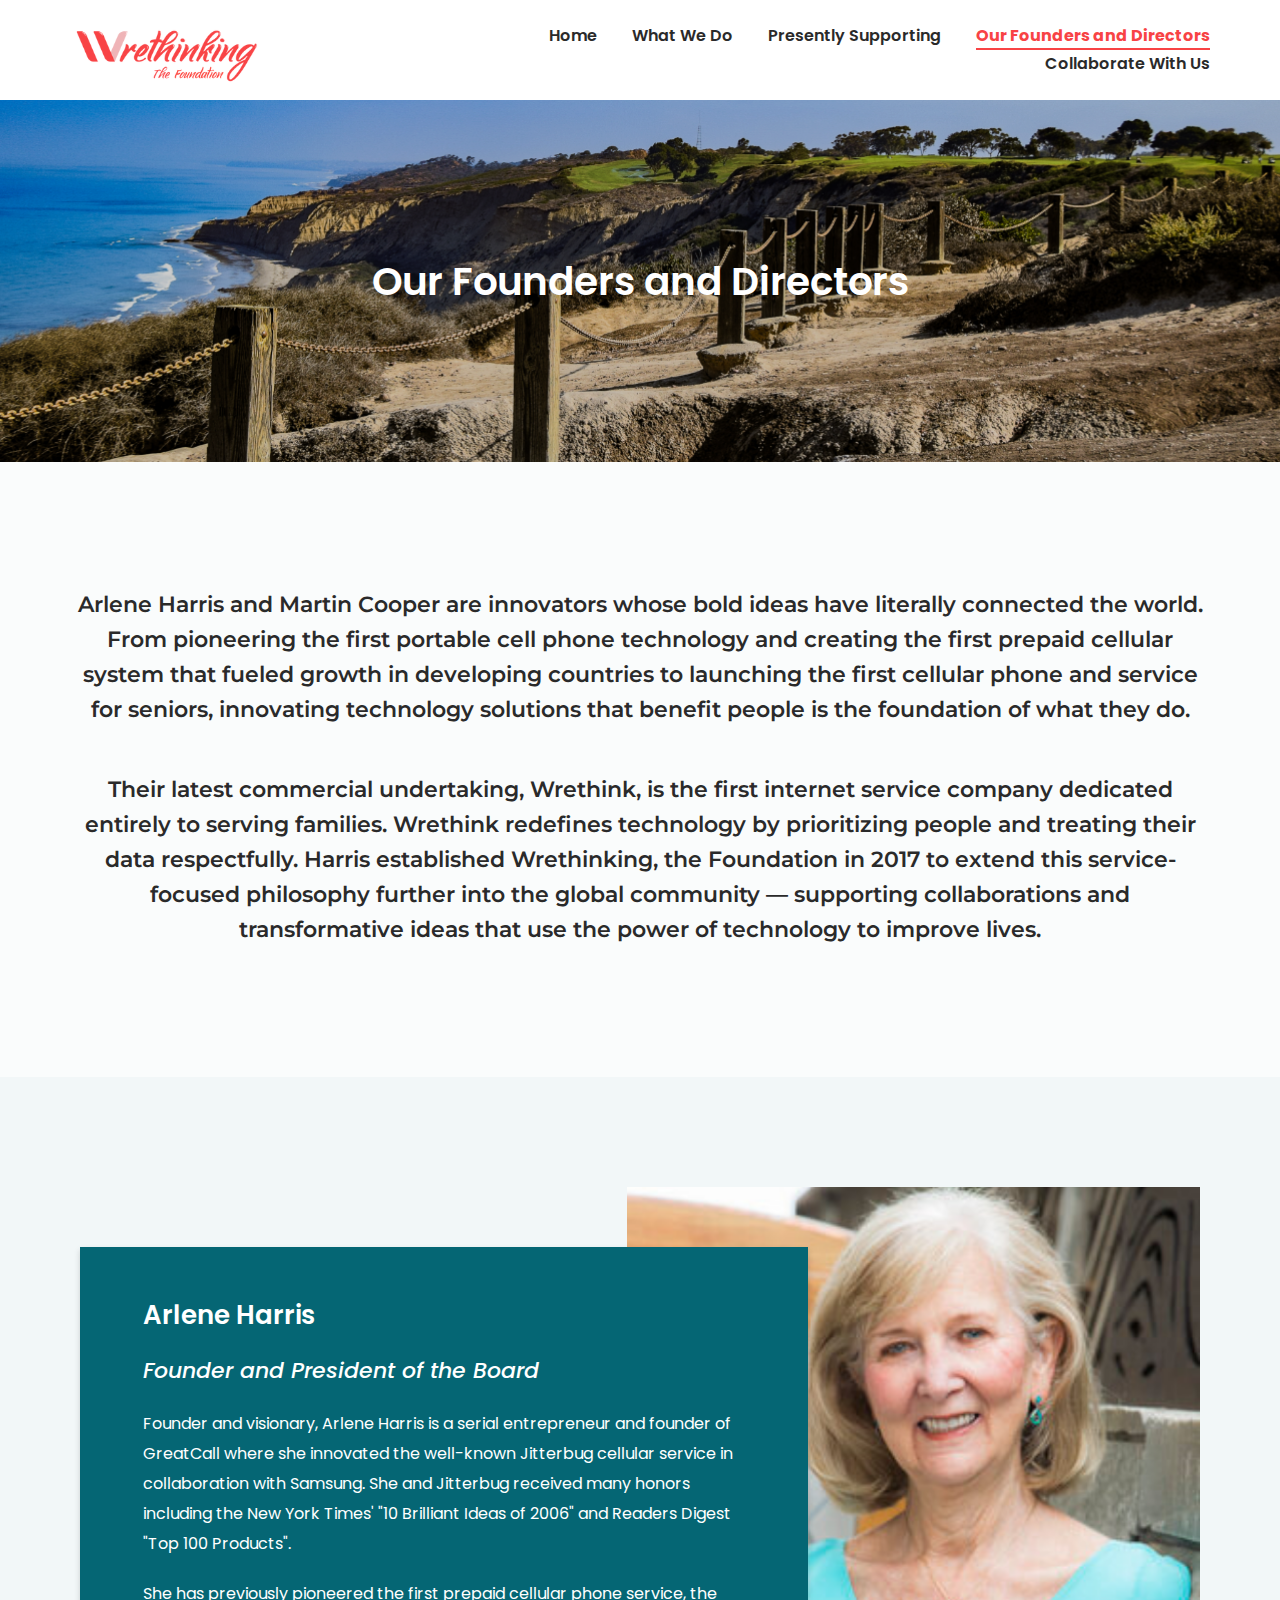
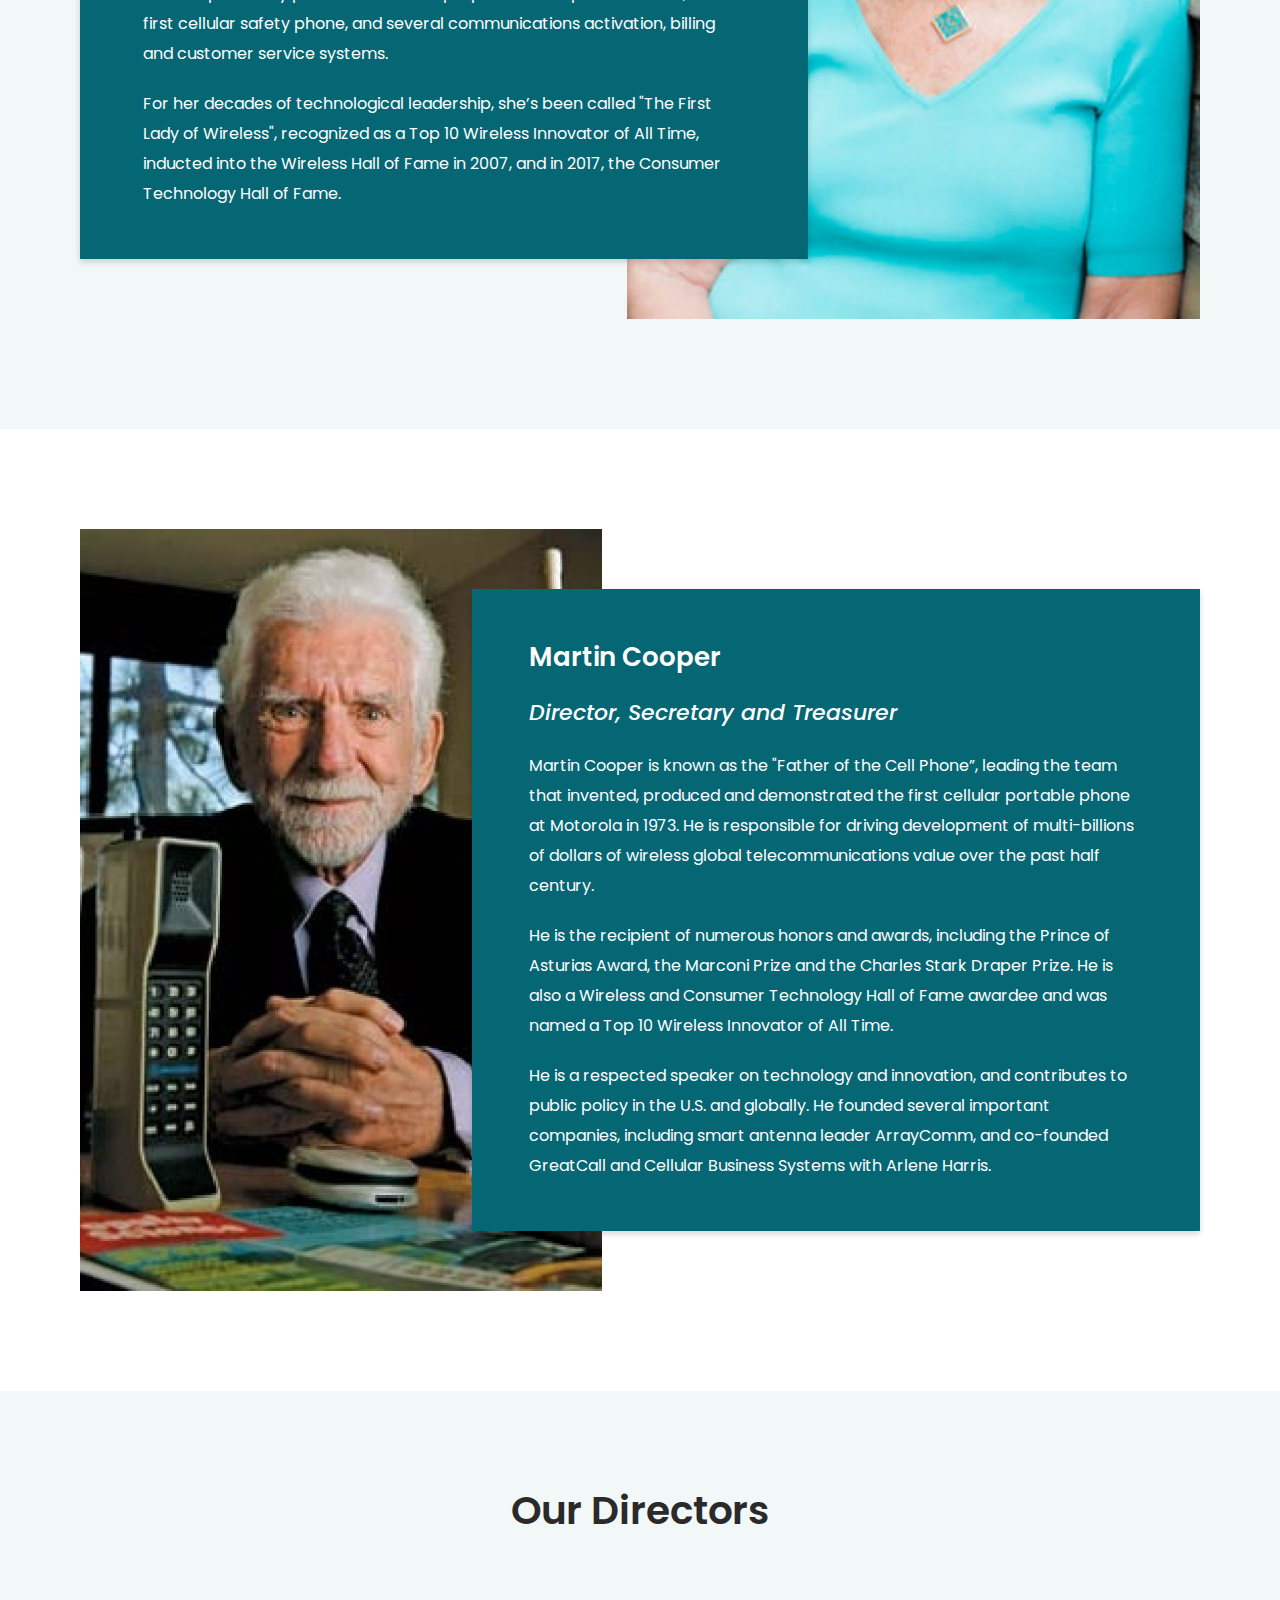
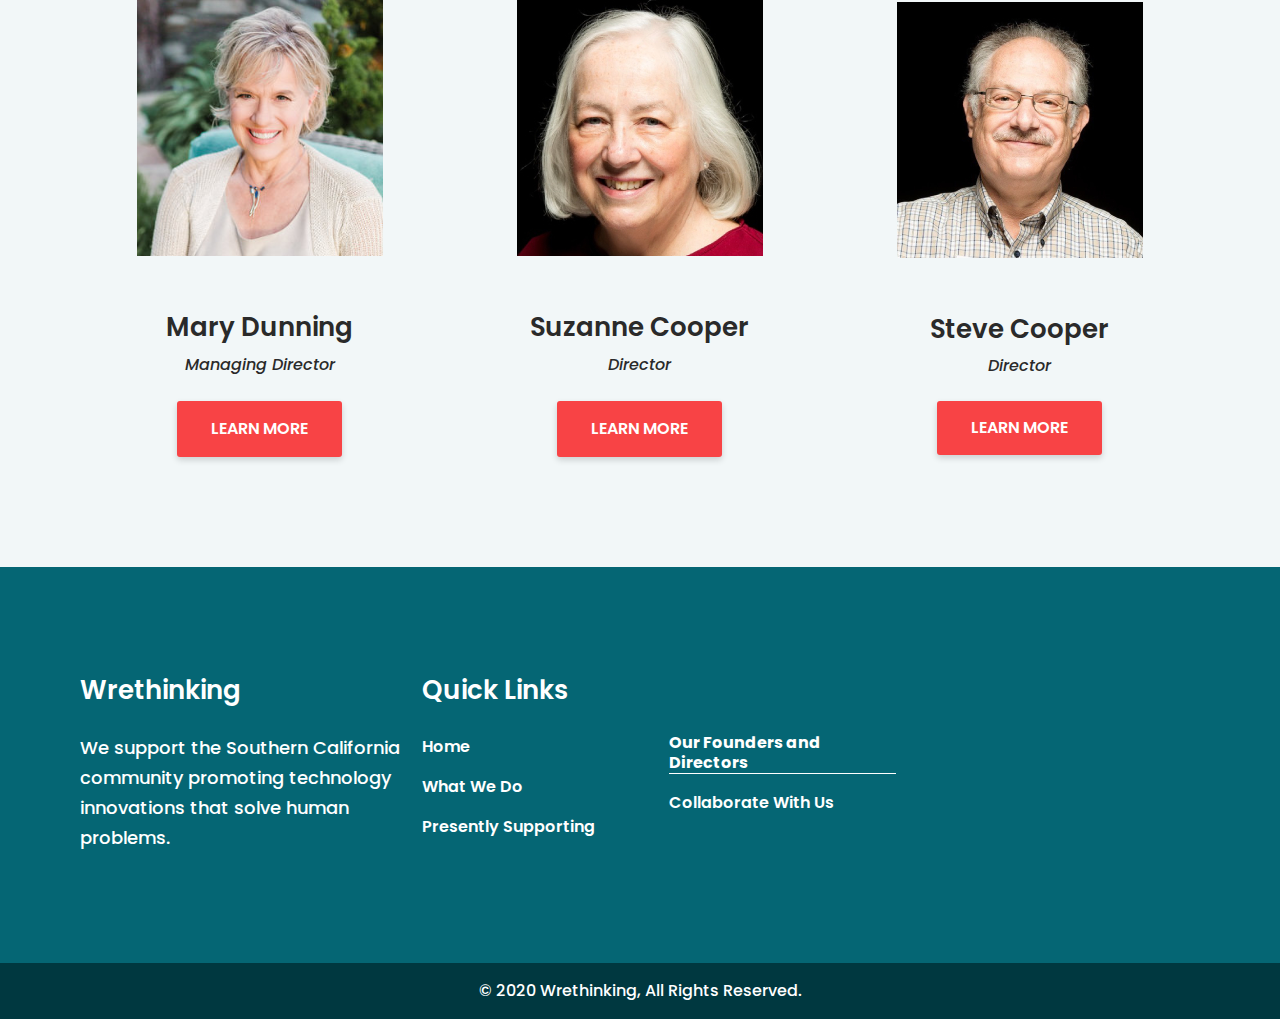
<file: our-founders-and-directors.html>
<!DOCTYPE html>
<html lang="en-US">
<head>
	<meta charset="UTF-8">
	<meta name="viewport" content="width=device-width, initial-scale=1.0, viewport-fit=cover" />		<title>Our Founders and Directors &#8211; Wrethinking</title>
<meta name='robots' content='max-image-preview:large' />
	<style>img:is([sizes="auto" i], [sizes^="auto," i]) { contain-intrinsic-size: 3000px 1500px }</style>
	<link rel="alternate" type="application/rss+xml" title="Wrethinking &raquo; Feed" href="https://wrethinking.org/feed/" />
<link rel="alternate" type="application/rss+xml" title="Wrethinking &raquo; Comments Feed" href="https://wrethinking.org/comments/feed/" />
<script>
window._wpemojiSettings = {"baseUrl":"https:\/\/s.w.org\/images\/core\/emoji\/16.0.1\/72x72\/","ext":".png","svgUrl":"https:\/\/s.w.org\/images\/core\/emoji\/16.0.1\/svg\/","svgExt":".svg","source":{"concatemoji":"https:\/\/wrethinking.org\/wp-includes\/js\/wp-emoji-release.min.js?ver=6.8.3"}};
/*! This file is auto-generated */
!function(s,n){var o,i,e;function c(e){try{var t={supportTests:e,timestamp:(new Date).valueOf()};sessionStorage.setItem(o,JSON.stringify(t))}catch(e){}}function p(e,t,n){e.clearRect(0,0,e.canvas.width,e.canvas.height),e.fillText(t,0,0);var t=new Uint32Array(e.getImageData(0,0,e.canvas.width,e.canvas.height).data),a=(e.clearRect(0,0,e.canvas.width,e.canvas.height),e.fillText(n,0,0),new Uint32Array(e.getImageData(0,0,e.canvas.width,e.canvas.height).data));return t.every(function(e,t){return e===a[t]})}function u(e,t){e.clearRect(0,0,e.canvas.width,e.canvas.height),e.fillText(t,0,0);for(var n=e.getImageData(16,16,1,1),a=0;a<n.data.length;a++)if(0!==n.data[a])return!1;return!0}function f(e,t,n,a){switch(t){case"flag":return n(e,"\ud83c\udff3\ufe0f\u200d\u26a7\ufe0f","\ud83c\udff3\ufe0f\u200b\u26a7\ufe0f")?!1:!n(e,"\ud83c\udde8\ud83c\uddf6","\ud83c\udde8\u200b\ud83c\uddf6")&&!n(e,"\ud83c\udff4\udb40\udc67\udb40\udc62\udb40\udc65\udb40\udc6e\udb40\udc67\udb40\udc7f","\ud83c\udff4\u200b\udb40\udc67\u200b\udb40\udc62\u200b\udb40\udc65\u200b\udb40\udc6e\u200b\udb40\udc67\u200b\udb40\udc7f");case"emoji":return!a(e,"\ud83e\udedf")}return!1}function g(e,t,n,a){var r="undefined"!=typeof WorkerGlobalScope&&self instanceof WorkerGlobalScope?new OffscreenCanvas(300,150):s.createElement("canvas"),o=r.getContext("2d",{willReadFrequently:!0}),i=(o.textBaseline="top",o.font="600 32px Arial",{});return e.forEach(function(e){i[e]=t(o,e,n,a)}),i}function t(e){var t=s.createElement("script");t.src=e,t.defer=!0,s.head.appendChild(t)}"undefined"!=typeof Promise&&(o="wpEmojiSettingsSupports",i=["flag","emoji"],n.supports={everything:!0,everythingExceptFlag:!0},e=new Promise(function(e){s.addEventListener("DOMContentLoaded",e,{once:!0})}),new Promise(function(t){var n=function(){try{var e=JSON.parse(sessionStorage.getItem(o));if("object"==typeof e&&"number"==typeof e.timestamp&&(new Date).valueOf()<e.timestamp+604800&&"object"==typeof e.supportTests)return e.supportTests}catch(e){}return null}();if(!n){if("undefined"!=typeof Worker&&"undefined"!=typeof OffscreenCanvas&&"undefined"!=typeof URL&&URL.createObjectURL&&"undefined"!=typeof Blob)try{var e="postMessage("+g.toString()+"("+[JSON.stringify(i),f.toString(),p.toString(),u.toString()].join(",")+"));",a=new Blob([e],{type:"text/javascript"}),r=new Worker(URL.createObjectURL(a),{name:"wpTestEmojiSupports"});return void(r.onmessage=function(e){c(n=e.data),r.terminate(),t(n)})}catch(e){}c(n=g(i,f,p,u))}t(n)}).then(function(e){for(var t in e)n.supports[t]=e[t],n.supports.everything=n.supports.everything&&n.supports[t],"flag"!==t&&(n.supports.everythingExceptFlag=n.supports.everythingExceptFlag&&n.supports[t]);n.supports.everythingExceptFlag=n.supports.everythingExceptFlag&&!n.supports.flag,n.DOMReady=!1,n.readyCallback=function(){n.DOMReady=!0}}).then(function(){return e}).then(function(){var e;n.supports.everything||(n.readyCallback(),(e=n.source||{}).concatemoji?t(e.concatemoji):e.wpemoji&&e.twemoji&&(t(e.twemoji),t(e.wpemoji)))}))}((window,document),window._wpemojiSettings);
</script>
<style id='wp-emoji-styles-inline-css'>

	img.wp-smiley, img.emoji {
		display: inline !important;
		border: none !important;
		box-shadow: none !important;
		height: 1em !important;
		width: 1em !important;
		margin: 0 0.07em !important;
		vertical-align: -0.1em !important;
		background: none !important;
		padding: 0 !important;
	}
</style>
<link rel='stylesheet' id='wp-block-library-css' href='public/block-library.min.css' media='all' />
<style id='wp-block-library-theme-inline-css'>
.wp-block-audio :where(figcaption){color:#555;font-size:13px;text-align:center}.is-dark-theme .wp-block-audio :where(figcaption){color:#ffffffa6}.wp-block-audio{margin:0 0 1em}.wp-block-code{border:1px solid #ccc;border-radius:4px;font-family:Menlo,Consolas,monaco,monospace;padding:.8em 1em}.wp-block-embed :where(figcaption){color:#555;font-size:13px;text-align:center}.is-dark-theme .wp-block-embed :where(figcaption){color:#ffffffa6}.wp-block-embed{margin:0 0 1em}.blocks-gallery-caption{color:#555;font-size:13px;text-align:center}.is-dark-theme .blocks-gallery-caption{color:#ffffffa6}:root :where(.wp-block-image figcaption){color:#555;font-size:13px;text-align:center}.is-dark-theme :root :where(.wp-block-image figcaption){color:#ffffffa6}.wp-block-image{margin:0 0 1em}.wp-block-pullquote{border-bottom:4px solid;border-top:4px solid;color:currentColor;margin-bottom:1.75em}.wp-block-pullquote cite,.wp-block-pullquote footer,.wp-block-pullquote__citation{color:currentColor;font-size:.8125em;font-style:normal;text-transform:uppercase}.wp-block-quote{border-left:.25em solid;margin:0 0 1.75em;padding-left:1em}.wp-block-quote cite,.wp-block-quote footer{color:currentColor;font-size:.8125em;font-style:normal;position:relative}.wp-block-quote:where(.has-text-align-right){border-left:none;border-right:.25em solid;padding-left:0;padding-right:1em}.wp-block-quote:where(.has-text-align-center){border:none;padding-left:0}.wp-block-quote.is-large,.wp-block-quote.is-style-large,.wp-block-quote:where(.is-style-plain){border:none}.wp-block-search .wp-block-search__label{font-weight:700}.wp-block-search__button{border:1px solid #ccc;padding:.375em .625em}:where(.wp-block-group.has-background){padding:1.25em 2.375em}.wp-block-separator.has-css-opacity{opacity:.4}.wp-block-separator{border:none;border-bottom:2px solid;margin-left:auto;margin-right:auto}.wp-block-separator.has-alpha-channel-opacity{opacity:1}.wp-block-separator:not(.is-style-wide):not(.is-style-dots){width:100px}.wp-block-separator.has-background:not(.is-style-dots){border-bottom:none;height:1px}.wp-block-separator.has-background:not(.is-style-wide):not(.is-style-dots){height:2px}.wp-block-table{margin:0 0 1em}.wp-block-table td,.wp-block-table th{word-break:normal}.wp-block-table :where(figcaption){color:#555;font-size:13px;text-align:center}.is-dark-theme .wp-block-table :where(figcaption){color:#ffffffa6}.wp-block-video :where(figcaption){color:#555;font-size:13px;text-align:center}.is-dark-theme .wp-block-video :where(figcaption){color:#ffffffa6}.wp-block-video{margin:0 0 1em}:root :where(.wp-block-template-part.has-background){margin-bottom:0;margin-top:0;padding:1.25em 2.375em}
</style>
<style id='classic-theme-styles-inline-css'>
/*! This file is auto-generated */
.wp-block-button__link{color:#fff;background-color:#32373c;border-radius:9999px;box-shadow:none;text-decoration:none;padding:calc(.667em + 2px) calc(1.333em + 2px);font-size:1.125em}.wp-block-file__button{background:#32373c;color:#fff;text-decoration:none}
</style>
<style id='global-styles-inline-css'>
:root{--wp--preset--aspect-ratio--square: 1;--wp--preset--aspect-ratio--4-3: 4/3;--wp--preset--aspect-ratio--3-4: 3/4;--wp--preset--aspect-ratio--3-2: 3/2;--wp--preset--aspect-ratio--2-3: 2/3;--wp--preset--aspect-ratio--16-9: 16/9;--wp--preset--aspect-ratio--9-16: 9/16;--wp--preset--color--black: #000000;--wp--preset--color--cyan-bluish-gray: #abb8c3;--wp--preset--color--white: #FFFFFF;--wp--preset--color--pale-pink: #f78da7;--wp--preset--color--vivid-red: #cf2e2e;--wp--preset--color--luminous-vivid-orange: #ff6900;--wp--preset--color--luminous-vivid-amber: #fcb900;--wp--preset--color--light-green-cyan: #7bdcb5;--wp--preset--color--vivid-green-cyan: #00d084;--wp--preset--color--pale-cyan-blue: #8ed1fc;--wp--preset--color--vivid-cyan-blue: #0693e3;--wp--preset--color--vivid-purple: #9b51e0;--wp--preset--color--dark-gray: #28303D;--wp--preset--color--gray: #39414D;--wp--preset--color--green: #D1E4DD;--wp--preset--color--blue: #D1DFE4;--wp--preset--color--purple: #D1D1E4;--wp--preset--color--red: #E4D1D1;--wp--preset--color--orange: #E4DAD1;--wp--preset--color--yellow: #EEEADD;--wp--preset--gradient--vivid-cyan-blue-to-vivid-purple: linear-gradient(135deg,rgba(6,147,227,1) 0%,rgb(155,81,224) 100%);--wp--preset--gradient--light-green-cyan-to-vivid-green-cyan: linear-gradient(135deg,rgb(122,220,180) 0%,rgb(0,208,130) 100%);--wp--preset--gradient--luminous-vivid-amber-to-luminous-vivid-orange: linear-gradient(135deg,rgba(252,185,0,1) 0%,rgba(255,105,0,1) 100%);--wp--preset--gradient--luminous-vivid-orange-to-vivid-red: linear-gradient(135deg,rgba(255,105,0,1) 0%,rgb(207,46,46) 100%);--wp--preset--gradient--very-light-gray-to-cyan-bluish-gray: linear-gradient(135deg,rgb(238,238,238) 0%,rgb(169,184,195) 100%);--wp--preset--gradient--cool-to-warm-spectrum: linear-gradient(135deg,rgb(74,234,220) 0%,rgb(151,120,209) 20%,rgb(207,42,186) 40%,rgb(238,44,130) 60%,rgb(251,105,98) 80%,rgb(254,248,76) 100%);--wp--preset--gradient--blush-light-purple: linear-gradient(135deg,rgb(255,206,236) 0%,rgb(152,150,240) 100%);--wp--preset--gradient--blush-bordeaux: linear-gradient(135deg,rgb(254,205,165) 0%,rgb(254,45,45) 50%,rgb(107,0,62) 100%);--wp--preset--gradient--luminous-dusk: linear-gradient(135deg,rgb(255,203,112) 0%,rgb(199,81,192) 50%,rgb(65,88,208) 100%);--wp--preset--gradient--pale-ocean: linear-gradient(135deg,rgb(255,245,203) 0%,rgb(182,227,212) 50%,rgb(51,167,181) 100%);--wp--preset--gradient--electric-grass: linear-gradient(135deg,rgb(202,248,128) 0%,rgb(113,206,126) 100%);--wp--preset--gradient--midnight: linear-gradient(135deg,rgb(2,3,129) 0%,rgb(40,116,252) 100%);--wp--preset--gradient--purple-to-yellow: linear-gradient(160deg, #D1D1E4 0%, #EEEADD 100%);--wp--preset--gradient--yellow-to-purple: linear-gradient(160deg, #EEEADD 0%, #D1D1E4 100%);--wp--preset--gradient--green-to-yellow: linear-gradient(160deg, #D1E4DD 0%, #EEEADD 100%);--wp--preset--gradient--yellow-to-green: linear-gradient(160deg, #EEEADD 0%, #D1E4DD 100%);--wp--preset--gradient--red-to-yellow: linear-gradient(160deg, #E4D1D1 0%, #EEEADD 100%);--wp--preset--gradient--yellow-to-red: linear-gradient(160deg, #EEEADD 0%, #E4D1D1 100%);--wp--preset--gradient--purple-to-red: linear-gradient(160deg, #D1D1E4 0%, #E4D1D1 100%);--wp--preset--gradient--red-to-purple: linear-gradient(160deg, #E4D1D1 0%, #D1D1E4 100%);--wp--preset--font-size--small: 18px;--wp--preset--font-size--medium: 20px;--wp--preset--font-size--large: 24px;--wp--preset--font-size--x-large: 42px;--wp--preset--font-size--extra-small: 16px;--wp--preset--font-size--normal: 20px;--wp--preset--font-size--extra-large: 40px;--wp--preset--font-size--huge: 96px;--wp--preset--font-size--gigantic: 144px;--wp--preset--spacing--20: 0.44rem;--wp--preset--spacing--30: 0.67rem;--wp--preset--spacing--40: 1rem;--wp--preset--spacing--50: 1.5rem;--wp--preset--spacing--60: 2.25rem;--wp--preset--spacing--70: 3.38rem;--wp--preset--spacing--80: 5.06rem;--wp--preset--shadow--natural: 6px 6px 9px rgba(0, 0, 0, 0.2);--wp--preset--shadow--deep: 12px 12px 50px rgba(0, 0, 0, 0.4);--wp--preset--shadow--sharp: 6px 6px 0px rgba(0, 0, 0, 0.2);--wp--preset--shadow--outlined: 6px 6px 0px -3px rgba(255, 255, 255, 1), 6px 6px rgba(0, 0, 0, 1);--wp--preset--shadow--crisp: 6px 6px 0px rgba(0, 0, 0, 1);}:where(.is-layout-flex){gap: 0.5em;}:where(.is-layout-grid){gap: 0.5em;}body .is-layout-flex{display: flex;}.is-layout-flex{flex-wrap: wrap;align-items: center;}.is-layout-flex > :is(*, div){margin: 0;}body .is-layout-grid{display: grid;}.is-layout-grid > :is(*, div){margin: 0;}:where(.wp-block-columns.is-layout-flex){gap: 2em;}:where(.wp-block-columns.is-layout-grid){gap: 2em;}:where(.wp-block-post-template.is-layout-flex){gap: 1.25em;}:where(.wp-block-post-template.is-layout-grid){gap: 1.25em;}.has-black-color{color: var(--wp--preset--color--black) !important;}.has-cyan-bluish-gray-color{color: var(--wp--preset--color--cyan-bluish-gray) !important;}.has-white-color{color: var(--wp--preset--color--white) !important;}.has-pale-pink-color{color: var(--wp--preset--color--pale-pink) !important;}.has-vivid-red-color{color: var(--wp--preset--color--vivid-red) !important;}.has-luminous-vivid-orange-color{color: var(--wp--preset--color--luminous-vivid-orange) !important;}.has-luminous-vivid-amber-color{color: var(--wp--preset--color--luminous-vivid-amber) !important;}.has-light-green-cyan-color{color: var(--wp--preset--color--light-green-cyan) !important;}.has-vivid-green-cyan-color{color: var(--wp--preset--color--vivid-green-cyan) !important;}.has-pale-cyan-blue-color{color: var(--wp--preset--color--pale-cyan-blue) !important;}.has-vivid-cyan-blue-color{color: var(--wp--preset--color--vivid-cyan-blue) !important;}.has-vivid-purple-color{color: var(--wp--preset--color--vivid-purple) !important;}.has-black-background-color{background-color: var(--wp--preset--color--black) !important;}.has-cyan-bluish-gray-background-color{background-color: var(--wp--preset--color--cyan-bluish-gray) !important;}.has-white-background-color{background-color: var(--wp--preset--color--white) !important;}.has-pale-pink-background-color{background-color: var(--wp--preset--color--pale-pink) !important;}.has-vivid-red-background-color{background-color: var(--wp--preset--color--vivid-red) !important;}.has-luminous-vivid-orange-background-color{background-color: var(--wp--preset--color--luminous-vivid-orange) !important;}.has-luminous-vivid-amber-background-color{background-color: var(--wp--preset--color--luminous-vivid-amber) !important;}.has-light-green-cyan-background-color{background-color: var(--wp--preset--color--light-green-cyan) !important;}.has-vivid-green-cyan-background-color{background-color: var(--wp--preset--color--vivid-green-cyan) !important;}.has-pale-cyan-blue-background-color{background-color: var(--wp--preset--color--pale-cyan-blue) !important;}.has-vivid-cyan-blue-background-color{background-color: var(--wp--preset--color--vivid-cyan-blue) !important;}.has-vivid-purple-background-color{background-color: var(--wp--preset--color--vivid-purple) !important;}.has-black-border-color{border-color: var(--wp--preset--color--black) !important;}.has-cyan-bluish-gray-border-color{border-color: var(--wp--preset--color--cyan-bluish-gray) !important;}.has-white-border-color{border-color: var(--wp--preset--color--white) !important;}.has-pale-pink-border-color{border-color: var(--wp--preset--color--pale-pink) !important;}.has-vivid-red-border-color{border-color: var(--wp--preset--color--vivid-red) !important;}.has-luminous-vivid-orange-border-color{border-color: var(--wp--preset--color--luminous-vivid-orange) !important;}.has-luminous-vivid-amber-border-color{border-color: var(--wp--preset--color--luminous-vivid-amber) !important;}.has-light-green-cyan-border-color{border-color: var(--wp--preset--color--light-green-cyan) !important;}.has-vivid-green-cyan-border-color{border-color: var(--wp--preset--color--vivid-green-cyan) !important;}.has-pale-cyan-blue-border-color{border-color: var(--wp--preset--color--pale-cyan-blue) !important;}.has-vivid-cyan-blue-border-color{border-color: var(--wp--preset--color--vivid-cyan-blue) !important;}.has-vivid-purple-border-color{border-color: var(--wp--preset--color--vivid-purple) !important;}.has-vivid-cyan-blue-to-vivid-purple-gradient-background{background: var(--wp--preset--gradient--vivid-cyan-blue-to-vivid-purple) !important;}.has-light-green-cyan-to-vivid-green-cyan-gradient-background{background: var(--wp--preset--gradient--light-green-cyan-to-vivid-green-cyan) !important;}.has-luminous-vivid-amber-to-luminous-vivid-orange-gradient-background{background: var(--wp--preset--gradient--luminous-vivid-amber-to-luminous-vivid-orange) !important;}.has-luminous-vivid-orange-to-vivid-red-gradient-background{background: var(--wp--preset--gradient--luminous-vivid-orange-to-vivid-red) !important;}.has-very-light-gray-to-cyan-bluish-gray-gradient-background{background: var(--wp--preset--gradient--very-light-gray-to-cyan-bluish-gray) !important;}.has-cool-to-warm-spectrum-gradient-background{background: var(--wp--preset--gradient--cool-to-warm-spectrum) !important;}.has-blush-light-purple-gradient-background{background: var(--wp--preset--gradient--blush-light-purple) !important;}.has-blush-bordeaux-gradient-background{background: var(--wp--preset--gradient--blush-bordeaux) !important;}.has-luminous-dusk-gradient-background{background: var(--wp--preset--gradient--luminous-dusk) !important;}.has-pale-ocean-gradient-background{background: var(--wp--preset--gradient--pale-ocean) !important;}.has-electric-grass-gradient-background{background: var(--wp--preset--gradient--electric-grass) !important;}.has-midnight-gradient-background{background: var(--wp--preset--gradient--midnight) !important;}.has-small-font-size{font-size: var(--wp--preset--font-size--small) !important;}.has-medium-font-size{font-size: var(--wp--preset--font-size--medium) !important;}.has-large-font-size{font-size: var(--wp--preset--font-size--large) !important;}.has-x-large-font-size{font-size: var(--wp--preset--font-size--x-large) !important;}
:where(.wp-block-post-template.is-layout-flex){gap: 1.25em;}:where(.wp-block-post-template.is-layout-grid){gap: 1.25em;}
:where(.wp-block-columns.is-layout-flex){gap: 2em;}:where(.wp-block-columns.is-layout-grid){gap: 2em;}
:root :where(.wp-block-pullquote){font-size: 1.5em;line-height: 1.6;}
</style>
<link rel='stylesheet' id='contact-form-7-css' href='public/contact-form-7.css' media='all' />
<style id='contact-form-7-inline-css'>
.wpcf7 .wpcf7-recaptcha iframe {margin-bottom: 0;}.wpcf7 .wpcf7-recaptcha[data-align="center"] > div {margin: 0 auto;}.wpcf7 .wpcf7-recaptcha[data-align="right"] > div {margin: 0 0 0 auto;}
</style>
<link rel='stylesheet' id='twenty-twenty-one-style-css' href='public/style.css' media='all' />
<link rel='stylesheet' id='twenty-twenty-one-print-style-css' >
<link rel='stylesheet' id='elementor-icons-css' href='public/elementor-icons.min.css' media='all' />
<link rel='stylesheet' id='elementor-animations-css' href='public/animations.min.css' media='all' />
<link rel='stylesheet' id='elementor-frontend-legacy-css' href='public/frontend-legacy.min.css' media='all' />
<link rel='stylesheet' id='elementor-frontend-css' href='public/frontend.min.css' media='all' />
<link rel='stylesheet' id='elementor-post-5-css' href='public/elementor/css/post-5.css' media='all' />
<link rel='stylesheet' id='elementor-pro-css' href='public/elementor-pro-frontend.min.css' media='all' />
<link rel='stylesheet' id='font-awesome-5-all-css' href='public/all.min.css' media='all' />
<link rel='stylesheet' id='font-awesome-4-shim-css' href='public/v4-shims.min.css' media='all' />
<link rel='stylesheet' id='elementor-global-css' href='public/elementor/css/global.css' media='all' />
<link rel='stylesheet' id='elementor-post-16-css' href='public/elementor/css/post-16.css' media='all' />
<link rel='stylesheet' id='elementor-post-10-css' href='public/elementor/css/post-10.css' media='all' />
<link rel='stylesheet' id='elementor-post-205-css' href='public/elementor/css/post-205.css' media='all' />
<link rel='stylesheet' id='sccss_style-css' href='public/sccss.css' media='all' />
<link rel='stylesheet' id='google-fonts-1-css' href='https://fonts.googleapis.com/css?family=Roboto%3A100%2C100italic%2C200%2C200italic%2C300%2C300italic%2C400%2C400italic%2C500%2C500italic%2C600%2C600italic%2C700%2C700italic%2C800%2C800italic%2C900%2C900italic%7CRoboto+Slab%3A100%2C100italic%2C200%2C200italic%2C300%2C300italic%2C400%2C400italic%2C500%2C500italic%2C600%2C600italic%2C700%2C700italic%2C800%2C800italic%2C900%2C900italic%7CPoppins%3A100%2C100italic%2C200%2C200italic%2C300%2C300italic%2C400%2C400italic%2C500%2C500italic%2C600%2C600italic%2C700%2C700italic%2C800%2C800italic%2C900%2C900italic%7CMontserrat%3A100%2C100italic%2C200%2C200italic%2C300%2C300italic%2C400%2C400italic%2C500%2C500italic%2C600%2C600italic%2C700%2C700italic%2C800%2C800italic%2C900%2C900italic&#038;ver=6.8.3' media='all' />

<link rel="https://api.w.org/" href="https://wrethinking.org/wp-json/" /><link rel="alternate" title="JSON" type="application/json" href="https://wrethinking.org/wp-json/wp/v2/pages/16" /><link rel="EditURI" type="application/rsd+xml" title="RSD" href="https://wrethinking.org/xmlrpc.php?rsd" />
<link rel="canonical" href="our-founders-and-directors.html" />
<link rel='shortlink' href='https://wrethinking.org/?p=16' />
<link rel="alternate" title="oEmbed (JSON)" type="application/json+oembed" href="https://wrethinking.org/wp-json/oembed/1.0/embed?url=https%3A%2F%2Fwrethinking.org%2Four-founders-and-directors%2F" />
<link rel="alternate" title="oEmbed (XML)" type="text/xml+oembed" href="https://wrethinking.org/wp-json/oembed/1.0/embed?url=https%3A%2F%2Fwrethinking.org%2Four-founders-and-directors%2F&#038;format=xml" />
<style>.recentcomments a{display:inline !important;padding:0 !important;margin:0 !important;}</style><link rel="icon" href="public/2021/04/favicon.ico.png" sizes="32x32" />
<link rel="icon" href="public/2021/04/favicon.ico.png" sizes="192x192" />
<link rel="apple-touch-icon" href="public/2021/04/favicon.ico.png" />
<meta name="msapplication-TileImage" content="public/2021/04/favicon.ico.png" />
</head>
<body class="wp-singular page-template page-template-elementor_header_footer page page-id-16 wp-custom-logo wp-embed-responsive wp-theme-twentytwentyone is-light-theme no-js singular has-main-navigation elementor-default elementor-template-full-width elementor-kit-5 elementor-page elementor-page-16">

		<div data-elementor-type="header" data-elementor-id="10" class="elementor elementor-10 elementor-location-header" data-elementor-settings="[]">
		<div class="elementor-section-wrap">
					<header class="elementor-section elementor-top-section elementor-element elementor-element-72922440 elementor-section-content-middle elementor-section-height-min-height main_header elementor-section-boxed elementor-section-height-default elementor-section-items-middle" data-id="72922440" data-element_type="section" data-settings="{&quot;background_background&quot;:&quot;classic&quot;}">
						<div class="elementor-container elementor-column-gap-no">
							<div class="elementor-row">
					<div class="elementor-column elementor-col-50 elementor-top-column elementor-element elementor-element-75111d7b" data-id="75111d7b" data-element_type="column">
			<div class="elementor-column-wrap elementor-element-populated">
							<div class="elementor-widget-wrap">
						<div class="elementor-element elementor-element-5091713b elementor-widget elementor-widget-theme-site-logo elementor-widget-image" data-id="5091713b" data-element_type="widget" data-widget_type="theme-site-logo.default">
				<div class="elementor-widget-container">
					<div class="elementor-image">
											<a href="index.html">
							<img width="192" height="69" src="public/2020/12/site_logo.png" class="attachment-full size-full" alt="" decoding="async" style="width:100%;height:35.94%;max-width:192px;" />								</a>
											</div>
				</div>
				</div>
						</div>
					</div>
		</div>
				<div class="elementor-column elementor-col-50 elementor-top-column elementor-element elementor-element-388d6769" data-id="388d6769" data-element_type="column">
			<div class="elementor-column-wrap elementor-element-populated">
							<div class="elementor-widget-wrap">
						<div class="elementor-element elementor-element-7ce36838 elementor-nav-menu__align-right elementor-nav-menu--stretch header_nav_menu elementor-nav-menu--indicator-classic elementor-nav-menu--dropdown-tablet elementor-nav-menu__text-align-aside elementor-nav-menu--toggle elementor-nav-menu--burger elementor-widget elementor-widget-nav-menu" data-id="7ce36838" data-element_type="widget" data-settings="{&quot;full_width&quot;:&quot;stretch&quot;,&quot;layout&quot;:&quot;horizontal&quot;,&quot;toggle&quot;:&quot;burger&quot;}" data-widget_type="nav-menu.default">
				<div class="elementor-widget-container">
						<nav role="navigation" class="elementor-nav-menu--main elementor-nav-menu__container elementor-nav-menu--layout-horizontal e--pointer-underline e--animation-fade"><ul id="menu-1-7ce36838" class="elementor-nav-menu"><li class="menu-item menu-item-type-post_type menu-item-object-page menu-item-home menu-item-25"><a href="index.html" class="elementor-item">Home</a></li>
<li class="menu-item menu-item-type-post_type menu-item-object-page menu-item-24"><a href="what-we-do.html" class="elementor-item">What We Do</a></li>
<li class="menu-item menu-item-type-post_type menu-item-object-page menu-item-23"><a href="presently-supporting.html" class="elementor-item">Presently Supporting</a></li>
<li class="menu-item menu-item-type-post_type menu-item-object-page current-menu-item page_item page-item-16 current_page_item menu-item-41"><a href="our-founders-and-directors.html" aria-current="page" class="elementor-item elementor-item-active">Our Founders and Directors</a></li>
<li class="menu-item menu-item-type-post_type menu-item-object-page menu-item-22"><a href="collaborate-with-us.html" class="elementor-item">Collaborate With Us</a></li>
</ul></nav>
					<div class="elementor-menu-toggle" role="button" tabindex="0" aria-label="Menu Toggle" aria-expanded="false">
			<i class="eicon-menu-bar" aria-hidden="true"></i>
			<i class="eicon-close" aria-hidden="true"></i>
			<span class="elementor-screen-only">Menu</span>
		</div>
			<nav class="elementor-nav-menu--dropdown elementor-nav-menu__container" role="navigation" aria-hidden="true"><ul id="menu-2-7ce36838" class="elementor-nav-menu"><li class="menu-item menu-item-type-post_type menu-item-object-page menu-item-home menu-item-25"><a href="index.html" class="elementor-item">Home</a></li>
<li class="menu-item menu-item-type-post_type menu-item-object-page menu-item-24"><a href="what-we-do.html" class="elementor-item">What We Do</a></li>
<li class="menu-item menu-item-type-post_type menu-item-object-page menu-item-23"><a href="presently-supporting.html" class="elementor-item">Presently Supporting</a></li>
<li class="menu-item menu-item-type-post_type menu-item-object-page current-menu-item page_item page-item-16 current_page_item menu-item-41"><a href="our-founders-and-directors.html" aria-current="page" class="elementor-item elementor-item-active">Our Founders and Directors</a></li>
<li class="menu-item menu-item-type-post_type menu-item-object-page menu-item-22"><a href="collaborate-with-us.html" class="elementor-item">Collaborate With Us</a></li>
</ul></nav>
				</div>
				</div>
						</div>
					</div>
		</div>
								</div>
					</div>
		</header>
				</div>
		</div>
				<div data-elementor-type="wp-page" data-elementor-id="16" class="elementor elementor-16" data-elementor-settings="[]">
						<div class="elementor-inner">
							<div class="elementor-section-wrap">
							<section class="elementor-section elementor-top-section elementor-element elementor-element-3a1b46df elementor-section-height-min-height elementor-section-boxed elementor-section-height-default elementor-section-items-middle" data-id="3a1b46df" data-element_type="section" data-settings="{&quot;background_background&quot;:&quot;classic&quot;}">
							<div class="elementor-background-overlay"></div>
							<div class="elementor-container elementor-column-gap-default">
							<div class="elementor-row">
					<div class="elementor-column elementor-col-100 elementor-top-column elementor-element elementor-element-3ebe534b" data-id="3ebe534b" data-element_type="column">
			<div class="elementor-column-wrap elementor-element-populated">
							<div class="elementor-widget-wrap">
						<div class="elementor-element elementor-element-69156e5 elementor-widget elementor-widget-heading" data-id="69156e5" data-element_type="widget" data-widget_type="heading.default">
				<div class="elementor-widget-container">
			<h2 class="elementor-heading-title elementor-size-default">Our Founders and Directors</h2>		</div>
				</div>
						</div>
					</div>
		</div>
								</div>
					</div>
		</section>
				<section class="elementor-section elementor-top-section elementor-element elementor-element-534608d elementor-section-boxed elementor-section-height-default elementor-section-height-default" data-id="534608d" data-element_type="section">
							<div class="elementor-background-overlay"></div>
							<div class="elementor-container elementor-column-gap-default">
							<div class="elementor-row">
					<div class="elementor-column elementor-col-100 elementor-top-column elementor-element elementor-element-911a118" data-id="911a118" data-element_type="column">
			<div class="elementor-column-wrap elementor-element-populated">
							<div class="elementor-widget-wrap">
						<div class="elementor-element elementor-element-189378f elementor-widget elementor-widget-heading" data-id="189378f" data-element_type="widget" data-widget_type="heading.default">
				<div class="elementor-widget-container">
			<h4 class="elementor-heading-title elementor-size-default">Arlene Harris and Martin Cooper are innovators whose bold ideas have literally connected the world. From pioneering the first portable cell phone technology and creating the first prepaid cellular system that fueled growth in developing countries to launching the first cellular phone and service for seniors, innovating technology solutions that benefit people is the foundation of what they do.</h4>		</div>
				</div>
				<div class="elementor-element elementor-element-2604920 elementor-widget elementor-widget-heading" data-id="2604920" data-element_type="widget" data-widget_type="heading.default">
				<div class="elementor-widget-container">
			<h4 class="elementor-heading-title elementor-size-default">Their latest commercial undertaking, Wrethink, is the first internet service company dedicated entirely to serving families. Wrethink redefines technology by prioritizing people and treating their data respectfully. Harris established Wrethinking, the Foundation in 2017 to extend this service-focused philosophy further into the global community — supporting collaborations and transformative ideas that use the power of technology to improve lives.</h4>		</div>
				</div>
						</div>
					</div>
		</div>
								</div>
					</div>
		</section>
				<section class="elementor-section elementor-top-section elementor-element elementor-element-4bc497f elementor-section-boxed elementor-section-height-default elementor-section-height-default" data-id="4bc497f" data-element_type="section">
							<div class="elementor-background-overlay"></div>
							<div class="elementor-container elementor-column-gap-default">
							<div class="elementor-row">
					<div class="elementor-column elementor-col-100 elementor-top-column elementor-element elementor-element-8c7075b" data-id="8c7075b" data-element_type="column">
			<div class="elementor-column-wrap elementor-element-populated">
							<div class="elementor-widget-wrap">
						<section class="elementor-section elementor-inner-section elementor-element elementor-element-61d1414 elementor-reverse-mobile elementor-section-boxed elementor-section-height-default elementor-section-height-default" data-id="61d1414" data-element_type="section" data-settings="{&quot;background_background&quot;:&quot;classic&quot;}">
						<div class="elementor-container elementor-column-gap-default">
							<div class="elementor-row">
					<div class="elementor-column elementor-col-50 elementor-inner-column elementor-element elementor-element-6c4abf0" data-id="6c4abf0" data-element_type="column" data-settings="{&quot;background_background&quot;:&quot;classic&quot;}">
			<div class="elementor-column-wrap elementor-element-populated">
							<div class="elementor-widget-wrap">
						<div class="elementor-element elementor-element-6dd4b4c elementor-widget elementor-widget-heading" data-id="6dd4b4c" data-element_type="widget" data-widget_type="heading.default">
				<div class="elementor-widget-container">
			<h4 class="elementor-heading-title elementor-size-default">Arlene Harris</h4>		</div>
				</div>
				<div class="elementor-element elementor-element-915b292 elementor-widget elementor-widget-heading" data-id="915b292" data-element_type="widget" data-widget_type="heading.default">
				<div class="elementor-widget-container">
			<p class="elementor-heading-title elementor-size-default">Founder and President of the Board</p>		</div>
				</div>
				<div class="elementor-element elementor-element-ce5b886 elementor-widget elementor-widget-heading" data-id="ce5b886" data-element_type="widget" data-widget_type="heading.default">
				<div class="elementor-widget-container">
			<p class="elementor-heading-title elementor-size-default">Founder and visionary, Arlene Harris is a serial entrepreneur and founder of GreatCall where she innovated the well-known Jitterbug cellular service in collaboration with Samsung. She and Jitterbug received many honors including the New York Times' "10 Brilliant Ideas of 2006" and Readers Digest "Top 100 Products".</p>		</div>
				</div>
				<div class="elementor-element elementor-element-70ccf01 elementor-widget elementor-widget-heading" data-id="70ccf01" data-element_type="widget" data-widget_type="heading.default">
				<div class="elementor-widget-container">
			<p class="elementor-heading-title elementor-size-default">She has previously pioneered the first prepaid cellular phone service, the first cellular safety phone, and several communications activation, billing and customer service systems.</p>		</div>
				</div>
				<div class="elementor-element elementor-element-31bb34e elementor-widget elementor-widget-heading" data-id="31bb34e" data-element_type="widget" data-widget_type="heading.default">
				<div class="elementor-widget-container">
			<p class="elementor-heading-title elementor-size-default">For her decades of technological leadership, she’s been called "The First Lady of Wireless", recognized as a Top 10 Wireless Innovator of All Time, inducted into the Wireless Hall of Fame in 2007, and in 2017, the Consumer Technology Hall of Fame.</p>		</div>
				</div>
						</div>
					</div>
		</div>
				<div class="elementor-column elementor-col-50 elementor-inner-column elementor-element elementor-element-b4168bd" data-id="b4168bd" data-element_type="column">
			<div class="elementor-column-wrap elementor-element-populated">
							<div class="elementor-widget-wrap">
						<div class="elementor-element elementor-element-fb86af0 elementor-hidden-desktop elementor-hidden-tablet elementor-widget elementor-widget-image" data-id="fb86af0" data-element_type="widget" data-widget_type="image.default">
				<div class="elementor-widget-container">
					<div class="elementor-image">
										<img fetchpriority="high" decoding="async" width="558" height="713" src="public/2020/12/Group-318.png" class="attachment-full size-full" alt="" srcset="public/2020/12/Group-318.png 558w, public/2020/12/Group-318-235x300.png 235w" sizes="(max-width: 558px) 100vw, 558px" style="width:100%;height:127.78%;max-width:558px;" />											</div>
				</div>
				</div>
						</div>
					</div>
		</div>
								</div>
					</div>
		</section>
						</div>
					</div>
		</div>
								</div>
					</div>
		</section>
				<section class="elementor-section elementor-top-section elementor-element elementor-element-2191bb2 elementor-section-boxed elementor-section-height-default elementor-section-height-default" data-id="2191bb2" data-element_type="section">
						<div class="elementor-container elementor-column-gap-default">
							<div class="elementor-row">
					<div class="elementor-column elementor-col-100 elementor-top-column elementor-element elementor-element-183abcf" data-id="183abcf" data-element_type="column">
			<div class="elementor-column-wrap elementor-element-populated">
							<div class="elementor-widget-wrap">
						<section class="elementor-section elementor-inner-section elementor-element elementor-element-e03c29b elementor-section-boxed elementor-section-height-default elementor-section-height-default" data-id="e03c29b" data-element_type="section" data-settings="{&quot;background_background&quot;:&quot;classic&quot;}">
						<div class="elementor-container elementor-column-gap-default">
							<div class="elementor-row">
					<div class="elementor-column elementor-col-50 elementor-inner-column elementor-element elementor-element-51cbf75" data-id="51cbf75" data-element_type="column">
			<div class="elementor-column-wrap elementor-element-populated">
							<div class="elementor-widget-wrap">
						<div class="elementor-element elementor-element-6e5b97b elementor-hidden-desktop elementor-hidden-tablet elementor-widget elementor-widget-image" data-id="6e5b97b" data-element_type="widget" data-widget_type="image.default">
				<div class="elementor-widget-container">
					<div class="elementor-image">
										<img decoding="async" width="511" height="746" src="public/2020/12/martin-cooper-image_orig.png" class="attachment-full size-full" alt="" srcset="public/2020/12/martin-cooper-image_orig.png 511w, public/2020/12/martin-cooper-image_orig-205x300.png 205w" sizes="(max-width: 511px) 100vw, 511px" style="width:100%;height:145.99%;max-width:511px;" />											</div>
				</div>
				</div>
						</div>
					</div>
		</div>
				<div class="elementor-column elementor-col-50 elementor-inner-column elementor-element elementor-element-fe770d8" data-id="fe770d8" data-element_type="column" data-settings="{&quot;background_background&quot;:&quot;classic&quot;}">
			<div class="elementor-column-wrap elementor-element-populated">
							<div class="elementor-widget-wrap">
						<div class="elementor-element elementor-element-689cd5f elementor-widget elementor-widget-heading" data-id="689cd5f" data-element_type="widget" data-widget_type="heading.default">
				<div class="elementor-widget-container">
			<h4 class="elementor-heading-title elementor-size-default">Martin Cooper</h4>		</div>
				</div>
				<div class="elementor-element elementor-element-43047ba elementor-widget elementor-widget-heading" data-id="43047ba" data-element_type="widget" data-widget_type="heading.default">
				<div class="elementor-widget-container">
			<p class="elementor-heading-title elementor-size-default">Director, Secretary and Treasurer</p>		</div>
				</div>
				<div class="elementor-element elementor-element-3f1a7a2 elementor-widget elementor-widget-heading" data-id="3f1a7a2" data-element_type="widget" data-widget_type="heading.default">
				<div class="elementor-widget-container">
			<p class="elementor-heading-title elementor-size-default">Martin Cooper is known as the "Father of the Cell Phone”, leading the team that invented, produced and demonstrated the first cellular portable phone at Motorola in 1973. He is responsible for driving development of multi-billions of dollars of wireless global telecommunications value over the past half century.</p>		</div>
				</div>
				<div class="elementor-element elementor-element-b56061e elementor-widget elementor-widget-heading" data-id="b56061e" data-element_type="widget" data-widget_type="heading.default">
				<div class="elementor-widget-container">
			<p class="elementor-heading-title elementor-size-default">He is the recipient of numerous honors and awards, including the Prince of Asturias Award, the Marconi Prize and the Charles Stark Draper Prize. He is also a Wireless and Consumer Technology Hall of Fame awardee and was named a Top 10 Wireless Innovator of All Time.</p>		</div>
				</div>
				<div class="elementor-element elementor-element-1da9057 elementor-widget elementor-widget-heading" data-id="1da9057" data-element_type="widget" data-widget_type="heading.default">
				<div class="elementor-widget-container">
			<p class="elementor-heading-title elementor-size-default">He is a respected speaker on technology and innovation, and contributes to public policy in the U.S. and globally. He founded several important companies, including smart antenna leader ArrayComm, and co-founded GreatCall and Cellular Business Systems with Arlene Harris.</p>		</div>
				</div>
						</div>
					</div>
		</div>
								</div>
					</div>
		</section>
						</div>
					</div>
		</div>
								</div>
					</div>
		</section>
				<section class="elementor-section elementor-top-section elementor-element elementor-element-cc3c82e our_team elementor-section-boxed elementor-section-height-default elementor-section-height-default" data-id="cc3c82e" data-element_type="section">
							<div class="elementor-background-overlay"></div>
							<div class="elementor-container elementor-column-gap-default">
							<div class="elementor-row">
					<div class="elementor-column elementor-col-100 elementor-top-column elementor-element elementor-element-c91ccf8" data-id="c91ccf8" data-element_type="column">
			<div class="elementor-column-wrap elementor-element-populated">
							<div class="elementor-widget-wrap">
						<div class="elementor-element elementor-element-844b995 elementor-widget elementor-widget-heading" data-id="844b995" data-element_type="widget" data-widget_type="heading.default">
				<div class="elementor-widget-container">
			<h2 class="elementor-heading-title elementor-size-default">Our Directors</h2>		</div>
				</div>
				<section class="elementor-section elementor-inner-section elementor-element elementor-element-b69ff2d elementor-section-content-middle elementor-section-boxed elementor-section-height-default elementor-section-height-default" data-id="b69ff2d" data-element_type="section">
						<div class="elementor-container elementor-column-gap-default">
							<div class="elementor-row">
					<div class="elementor-column elementor-col-33 elementor-inner-column elementor-element elementor-element-a914935" data-id="a914935" data-element_type="column">
			<div class="elementor-column-wrap elementor-element-populated">
							<div class="elementor-widget-wrap">
						<div class="elementor-element elementor-element-72d798d team_box elementor-position-top elementor-vertical-align-top elementor-widget elementor-widget-image-box" data-id="72d798d" data-element_type="widget" data-widget_type="image-box.default">
				<div class="elementor-widget-container">
			<div class="elementor-image-box-wrapper"><figure class="elementor-image-box-img"><a href="https://www.linkedin.com/in/marydunning12/" target="_blank"><img decoding="async" width="246" height="256" src="public/2020/12/Group-361.png" class="attachment-full size-full" alt="" style="width:100%;height:104.07%;max-width:246px;" /></a></figure><div class="elementor-image-box-content"><h3 class="elementor-image-box-title"><a href="https://www.linkedin.com/in/marydunning12/" target="_blank"> Mary Dunning</a></h3><p class="elementor-image-box-description">Managing Director
<a href="https://www.linkedin.com/in/marydunning12/" target="_blank">LEARN MORE</a></p></div></div>		</div>
				</div>
						</div>
					</div>
		</div>
				<div class="elementor-column elementor-col-33 elementor-inner-column elementor-element elementor-element-fd60bab" data-id="fd60bab" data-element_type="column">
			<div class="elementor-column-wrap elementor-element-populated">
							<div class="elementor-widget-wrap">
						<div class="elementor-element elementor-element-44346ff team_box elementor-position-top elementor-vertical-align-top elementor-widget elementor-widget-image-box" data-id="44346ff" data-element_type="widget" data-widget_type="image-box.default">
				<div class="elementor-widget-container">
			<div class="elementor-image-box-wrapper"><figure class="elementor-image-box-img"><a href="https://www.linkedin.com/in/suzcooper/" target="_blank"><img loading="lazy" decoding="async" width="246" height="256" src="public/2021/01/suzanne.jpg" class="attachment-full size-full" alt="" style="width:100%;height:104.07%;max-width:246px;" /></a></figure><div class="elementor-image-box-content"><h3 class="elementor-image-box-title"><a href="https://www.linkedin.com/in/suzcooper/" target="_blank">Suzanne Cooper</a></h3><p class="elementor-image-box-description">Director
<a href="https://www.linkedin.com/in/suzcooper/" target="_blank">LEARN MORE</a></p></div></div>		</div>
				</div>
						</div>
					</div>
		</div>
				<div class="elementor-column elementor-col-33 elementor-inner-column elementor-element elementor-element-bca810c" data-id="bca810c" data-element_type="column">
			<div class="elementor-column-wrap elementor-element-populated">
							<div class="elementor-widget-wrap">
						<div class="elementor-element elementor-element-d65e2c3 team_box elementor-position-top elementor-vertical-align-top elementor-widget elementor-widget-image-box" data-id="d65e2c3" data-element_type="widget" data-widget_type="image-box.default">
				<div class="elementor-widget-container">
			<div class="elementor-image-box-wrapper"><figure class="elementor-image-box-img"><a href="https://www.linkedin.com/in/steve-cooper-768154/" target="_blank"><img loading="lazy" decoding="async" width="246" height="256" src="public/2021/04/suzanne-1.jpg" class="attachment-full size-full" alt="" style="width:100%;height:104.07%;max-width:246px;" /></a></figure><div class="elementor-image-box-content"><h3 class="elementor-image-box-title"><a href="https://www.linkedin.com/in/steve-cooper-768154/" target="_blank">Steve Cooper</a></h3><p class="elementor-image-box-description">Director
<a href="https://www.linkedin.com/in/steve-cooper-768154/" target="_blank">LEARN MORE</a></p></div></div>		</div>
				</div>
						</div>
					</div>
		</div>
								</div>
					</div>
		</section>
						</div>
					</div>
		</div>
								</div>
					</div>
		</section>
						</div>
						</div>
					</div>
				<div data-elementor-type="footer" data-elementor-id="205" class="elementor elementor-205 elementor-location-footer" data-elementor-settings="[]">
		<div class="elementor-section-wrap">
					<section class="elementor-section elementor-top-section elementor-element elementor-element-2a5cb32 site_footer elementor-section-boxed elementor-section-height-default elementor-section-height-default" data-id="2a5cb32" data-element_type="section" data-settings="{&quot;background_background&quot;:&quot;classic&quot;}">
						<div class="elementor-container elementor-column-gap-default">
							<div class="elementor-row">
					<div class="elementor-column elementor-col-33 elementor-top-column elementor-element elementor-element-9f73dc9" data-id="9f73dc9" data-element_type="column">
			<div class="elementor-column-wrap elementor-element-populated">
							<div class="elementor-widget-wrap">
						<div class="elementor-element elementor-element-4ba8f53 elementor-widget elementor-widget-heading" data-id="4ba8f53" data-element_type="widget" data-widget_type="heading.default">
				<div class="elementor-widget-container">
			<h4 class="elementor-heading-title elementor-size-default"><a href="index.html">Wrethinking</a></h4>		</div>
				</div>
				<div class="elementor-element elementor-element-facf5e4 elementor-widget elementor-widget-heading" data-id="facf5e4" data-element_type="widget" data-widget_type="heading.default">
				<div class="elementor-widget-container">
			<p class="elementor-heading-title elementor-size-default">We support the Southern California community promoting technology innovations that solve human problems.</p>		</div>
				</div>
						</div>
					</div>
		</div>
				<div class="elementor-column elementor-col-33 elementor-top-column elementor-element elementor-element-4938804" data-id="4938804" data-element_type="column">
			<div class="elementor-column-wrap elementor-element-populated">
							<div class="elementor-widget-wrap">
						<div class="elementor-element elementor-element-002ff8f elementor-widget elementor-widget-heading" data-id="002ff8f" data-element_type="widget" data-widget_type="heading.default">
				<div class="elementor-widget-container">
			<h4 class="elementor-heading-title elementor-size-default">Quick Links</h4>		</div>
				</div>
				<div class="elementor-element elementor-element-1dc5bc7 footer_links elementor-widget elementor-widget-wp-widget-nav_menu" data-id="1dc5bc7" data-element_type="widget" data-widget_type="wp-widget-nav_menu.default">
				<div class="elementor-widget-container">
			<nav class="menu-footer-menu-container" aria-label="Menu"><ul id="menu-footer-menu" class="menu"><li id="menu-item-210" class="menu-item menu-item-type-post_type menu-item-object-page menu-item-home menu-item-210"><a href="index.html">Home</a></li>
<li id="menu-item-213" class="menu-item menu-item-type-post_type menu-item-object-page menu-item-213"><a href="what-we-do.html">What We Do</a></li>
<li id="menu-item-214" class="menu-item menu-item-type-post_type menu-item-object-page menu-item-214"><a href="presently-supporting.html">Presently Supporting</a></li>
<li id="menu-item-212" class="menu-item menu-item-type-post_type menu-item-object-page current-menu-item page_item page-item-16 current_page_item menu-item-212"><a href="our-founders-and-directors.html" aria-current="page">Our Founders and Directors</a></li>
<li id="menu-item-211" class="menu-item menu-item-type-post_type menu-item-object-page menu-item-211"><a href="collaborate-with-us.html">Collaborate With Us</a></li>
</ul></nav>		</div>
				</div>
						</div>
					</div>
		</div>
								</div>
					</div>
		</section>
				<section class="elementor-section elementor-top-section elementor-element elementor-element-798351b elementor-section-full_width elementor-section-height-default elementor-section-height-default" data-id="798351b" data-element_type="section" data-settings="{&quot;background_background&quot;:&quot;classic&quot;}">
						<div class="elementor-container elementor-column-gap-default">
							<div class="elementor-row">
					<div class="elementor-column elementor-col-100 elementor-top-column elementor-element elementor-element-2836e7b" data-id="2836e7b" data-element_type="column">
			<div class="elementor-column-wrap elementor-element-populated">
							<div class="elementor-widget-wrap">
						<div class="elementor-element elementor-element-2111bb4 elementor-widget elementor-widget-heading" data-id="2111bb4" data-element_type="widget" data-widget_type="heading.default">
				<div class="elementor-widget-container">
			<p class="elementor-heading-title elementor-size-default">© 2020 Wrethinking, All Rights Reserved.</p>		</div>
				</div>
						</div>
					</div>
		</div>
								</div>
					</div>
		</section>
				</div>
		</div>
		
<script type="speculationrules">
{"prefetch":[{"source":"document","where":{"and":[{"href_matches":"\/*"},{"not":{"href_matches":["\/wp-*.php","\/wp-admin\/*","\/wp-content\/uploads\/*","\/wp-content\/*","\/wp-content\/plugins\/*","\/wp-content\/themes\/twentytwentyone\/*","\/*\\?(.+)"]}},{"not":{"selector_matches":"a[rel~=\"nofollow\"]"}},{"not":{"selector_matches":".no-prefetch, .no-prefetch a"}}]},"eagerness":"conservative"}]}
</script>
<script>
jQuery( document ).ready(function() {
jQuery('.wpcf7-form-control-wrap.subject select').find("option:first-child").text('Subject');
});
</script>
<script>document.body.classList.remove("no-js");</script>	<script>
	if ( -1 !== navigator.userAgent.indexOf( 'MSIE' ) || -1 !== navigator.appVersion.indexOf( 'Trident/' ) ) {
		document.body.classList.add( 'is-IE' );
	}
	</script>
	<script src="https://wrethinking.org/wp-includes/js/dist/vendor/wp-polyfill.min.js?ver=3.15.0" id="wp-polyfill-js"></script>
<script id="contact-form-7-js-extra">
var wpcf7 = {"api":{"root":"https:\/\/wrethinking.org\/wp-json\/","namespace":"contact-form-7\/v1"},"cached":"1"};
</script>
<script src="https://wrethinking.org/wp-content/plugins/contact-form-7/includes/js/index.js?ver=5.4.2" id="contact-form-7-js"></script>
<script src="https://wrethinking.org/wp-content/themes/twentytwentyone/assets/js/polyfills.js?ver=1.0" id="twenty-twenty-one-ie11-polyfills-js"></script>
<script src="https://wrethinking.org/wp-content/themes/twentytwentyone/assets/js/primary-navigation.js?ver=1.0" id="twenty-twenty-one-primary-navigation-script-js"></script>
<script src="https://wrethinking.org/wp-content/themes/twentytwentyone/assets/js/responsive-embeds.js?ver=1.0" id="twenty-twenty-one-responsive-embeds-script-js"></script>
<script src="https://wrethinking.org/wp-includes/js/jquery/jquery.min.js?ver=3.7.1" id="jquery-core-js"></script>
<script src="https://wrethinking.org/wp-includes/js/jquery/jquery-migrate.min.js?ver=3.4.1" id="jquery-migrate-js"></script>
<script src="https://wrethinking.org/wp-content/plugins/elementor-pro/assets/lib/smartmenus/jquery.smartmenus.min.js?ver=1.0.1" id="smartmenus-js"></script>
<script src="https://wrethinking.org/wp-content/plugins/elementor/assets/js/webpack.runtime.min.js?ver=3.1.4" id="elementor-webpack-runtime-js"></script>
<script src="https://wrethinking.org/wp-content/plugins/elementor/assets/js/frontend-modules.min.js?ver=3.1.4" id="elementor-frontend-modules-js"></script>
<script src="https://wrethinking.org/wp-content/plugins/elementor-pro/assets/lib/sticky/jquery.sticky.min.js?ver=3.0.8" id="elementor-sticky-js"></script>
<script id="elementor-pro-frontend-js-before">
var ElementorProFrontendConfig = {"ajaxurl":"https:\/\/wrethinking.org\/wp-admin\/admin-ajax.php","nonce":"0573944360","i18n":{"toc_no_headings_found":"No headings were found on this page."},"shareButtonsNetworks":{"facebook":{"title":"Facebook","has_counter":true},"twitter":{"title":"Twitter"},"google":{"title":"Google+","has_counter":true},"linkedin":{"title":"LinkedIn","has_counter":true},"pinterest":{"title":"Pinterest","has_counter":true},"reddit":{"title":"Reddit","has_counter":true},"vk":{"title":"VK","has_counter":true},"odnoklassniki":{"title":"OK","has_counter":true},"tumblr":{"title":"Tumblr"},"digg":{"title":"Digg"},"skype":{"title":"Skype"},"stumbleupon":{"title":"StumbleUpon","has_counter":true},"mix":{"title":"Mix"},"telegram":{"title":"Telegram"},"pocket":{"title":"Pocket","has_counter":true},"xing":{"title":"XING","has_counter":true},"whatsapp":{"title":"WhatsApp"},"email":{"title":"Email"},"print":{"title":"Print"}},"facebook_sdk":{"lang":"en_US","app_id":""},"lottie":{"defaultAnimationUrl":"https:\/\/wrethinking.org\/wp-content\/plugins\/elementor-pro\/modules\/lottie\/assets\/animations\/default.json"}};
</script>
<script src="https://wrethinking.org/wp-content/plugins/elementor-pro/assets/js/frontend.min.js?ver=3.0.8" id="elementor-pro-frontend-js"></script>
<script src="https://wrethinking.org/wp-includes/js/jquery/ui/core.min.js?ver=1.13.3" id="jquery-ui-core-js"></script>
<script src="https://wrethinking.org/wp-content/plugins/elementor/assets/lib/dialog/dialog.min.js?ver=4.8.1" id="elementor-dialog-js"></script>
<script src="https://wrethinking.org/wp-content/plugins/elementor/assets/lib/waypoints/waypoints.min.js?ver=4.0.2" id="elementor-waypoints-js"></script>
<script src="https://wrethinking.org/wp-content/plugins/elementor/assets/lib/share-link/share-link.min.js?ver=3.1.4" id="share-link-js"></script>
<script src="https://wrethinking.org/wp-content/plugins/elementor/assets/lib/swiper/swiper.min.js?ver=5.3.6" id="swiper-js"></script>
<script id="elementor-frontend-js-before">
var elementorFrontendConfig = {"environmentMode":{"edit":false,"wpPreview":false,"isScriptDebug":false,"isImprovedAssetsLoading":false},"i18n":{"shareOnFacebook":"Share on Facebook","shareOnTwitter":"Share on Twitter","pinIt":"Pin it","download":"Download","downloadImage":"Download image","fullscreen":"Fullscreen","zoom":"Zoom","share":"Share","playVideo":"Play Video","previous":"Previous","next":"Next","close":"Close"},"is_rtl":false,"breakpoints":{"xs":0,"sm":480,"md":768,"lg":1025,"xl":1440,"xxl":1600},"version":"3.1.4","is_static":false,"experimentalFeatures":[],"urls":{"assets":"https:\/\/wrethinking.org\/wp-content\/plugins\/elementor\/assets\/"},"settings":{"page":[],"editorPreferences":[]},"kit":{"global_image_lightbox":"yes","lightbox_enable_counter":"yes","lightbox_enable_fullscreen":"yes","lightbox_enable_zoom":"yes","lightbox_enable_share":"yes","lightbox_title_src":"title","lightbox_description_src":"description"},"post":{"id":16,"title":"Our%20Founders%20and%20Directors%20%E2%80%93%20Wrethinking","excerpt":"","featuredImage":false}};
</script>
<script src="https://wrethinking.org/wp-content/plugins/elementor/assets/js/frontend.min.js?ver=3.1.4" id="elementor-frontend-js"></script>
<script src="https://wrethinking.org/wp-content/plugins/elementor/assets/js/preloaded-elements-handlers.min.js?ver=3.1.4" id="preloaded-elements-handlers-js"></script>
	<script>
	/(trident|msie)/i.test(navigator.userAgent)&&document.getElementById&&window.addEventListener&&window.addEventListener("hashchange",(function(){var t,e=location.hash.substring(1);/^[A-z0-9_-]+$/.test(e)&&(t=document.getElementById(e))&&(/^(?:a|select|input|button|textarea)$/i.test(t.tagName)||(t.tabIndex=-1),t.focus())}),!1);
	</script>
	
</body>
</html>
</file>
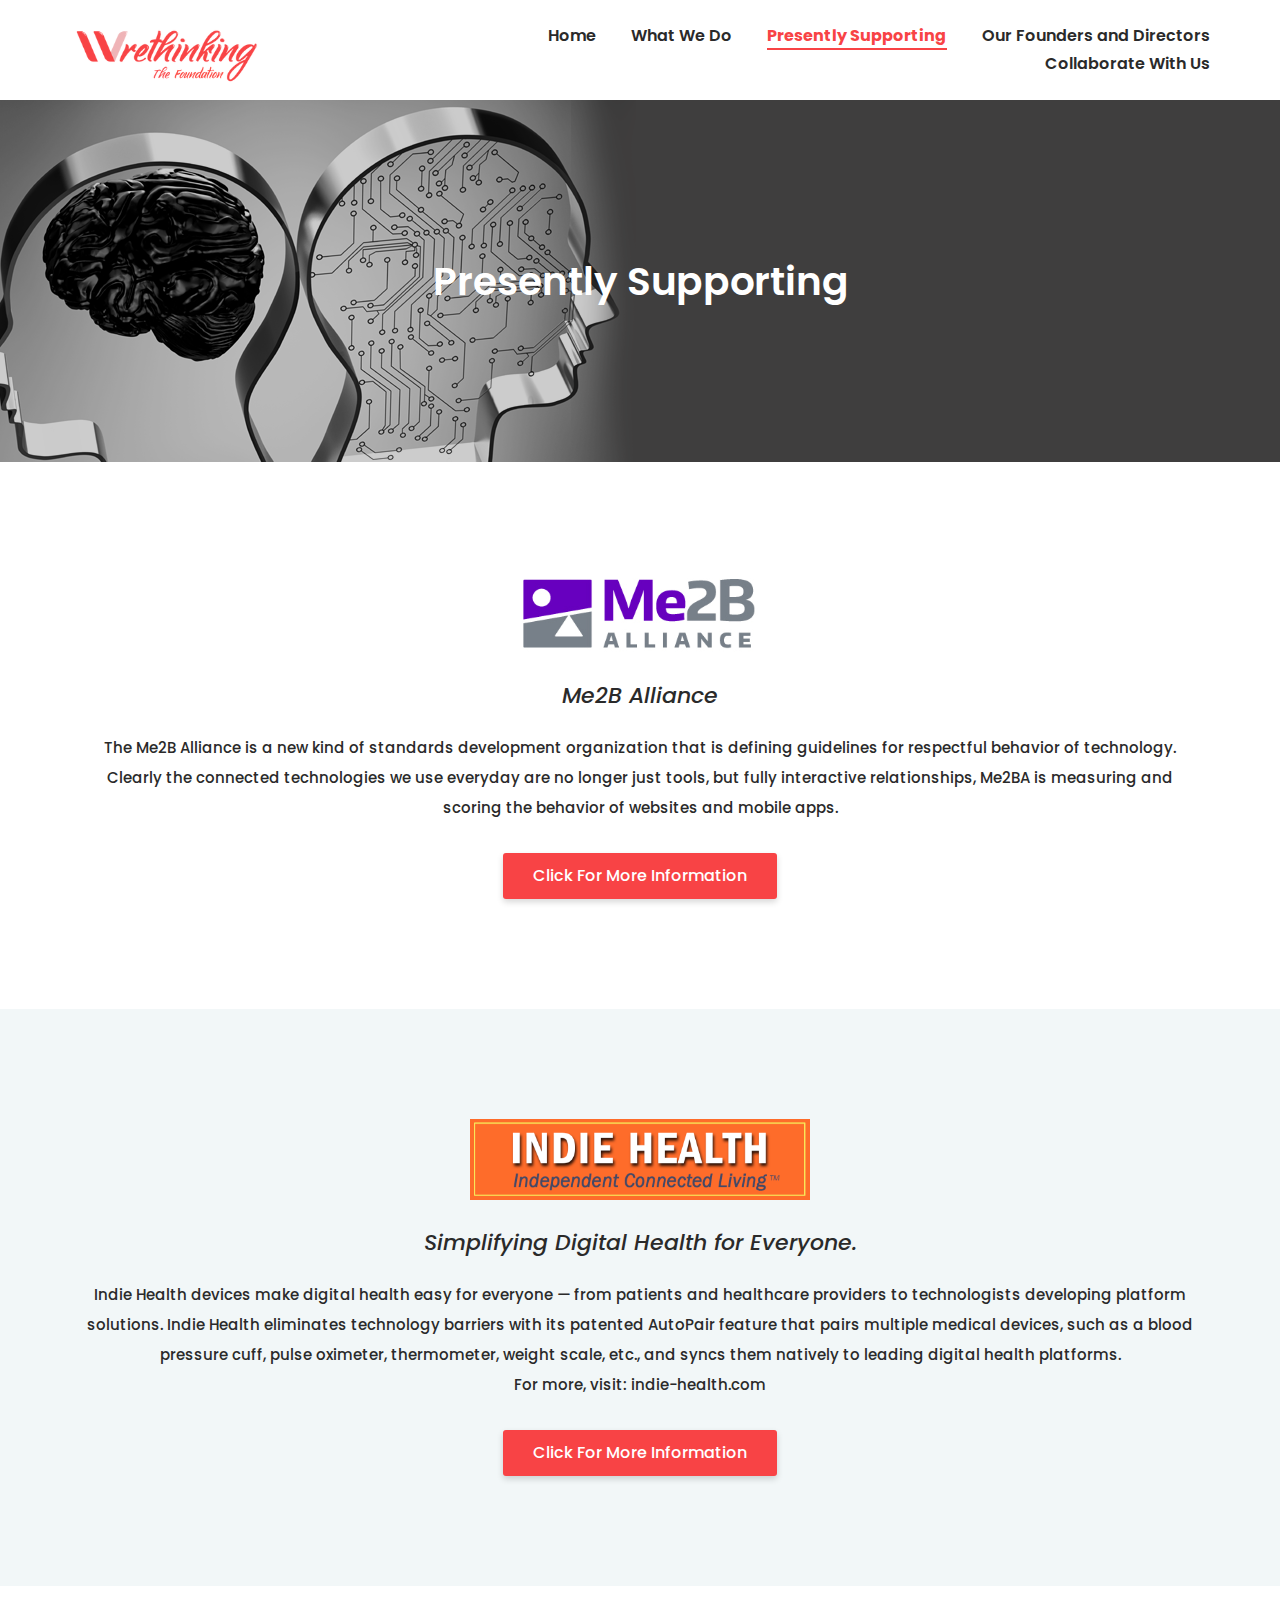
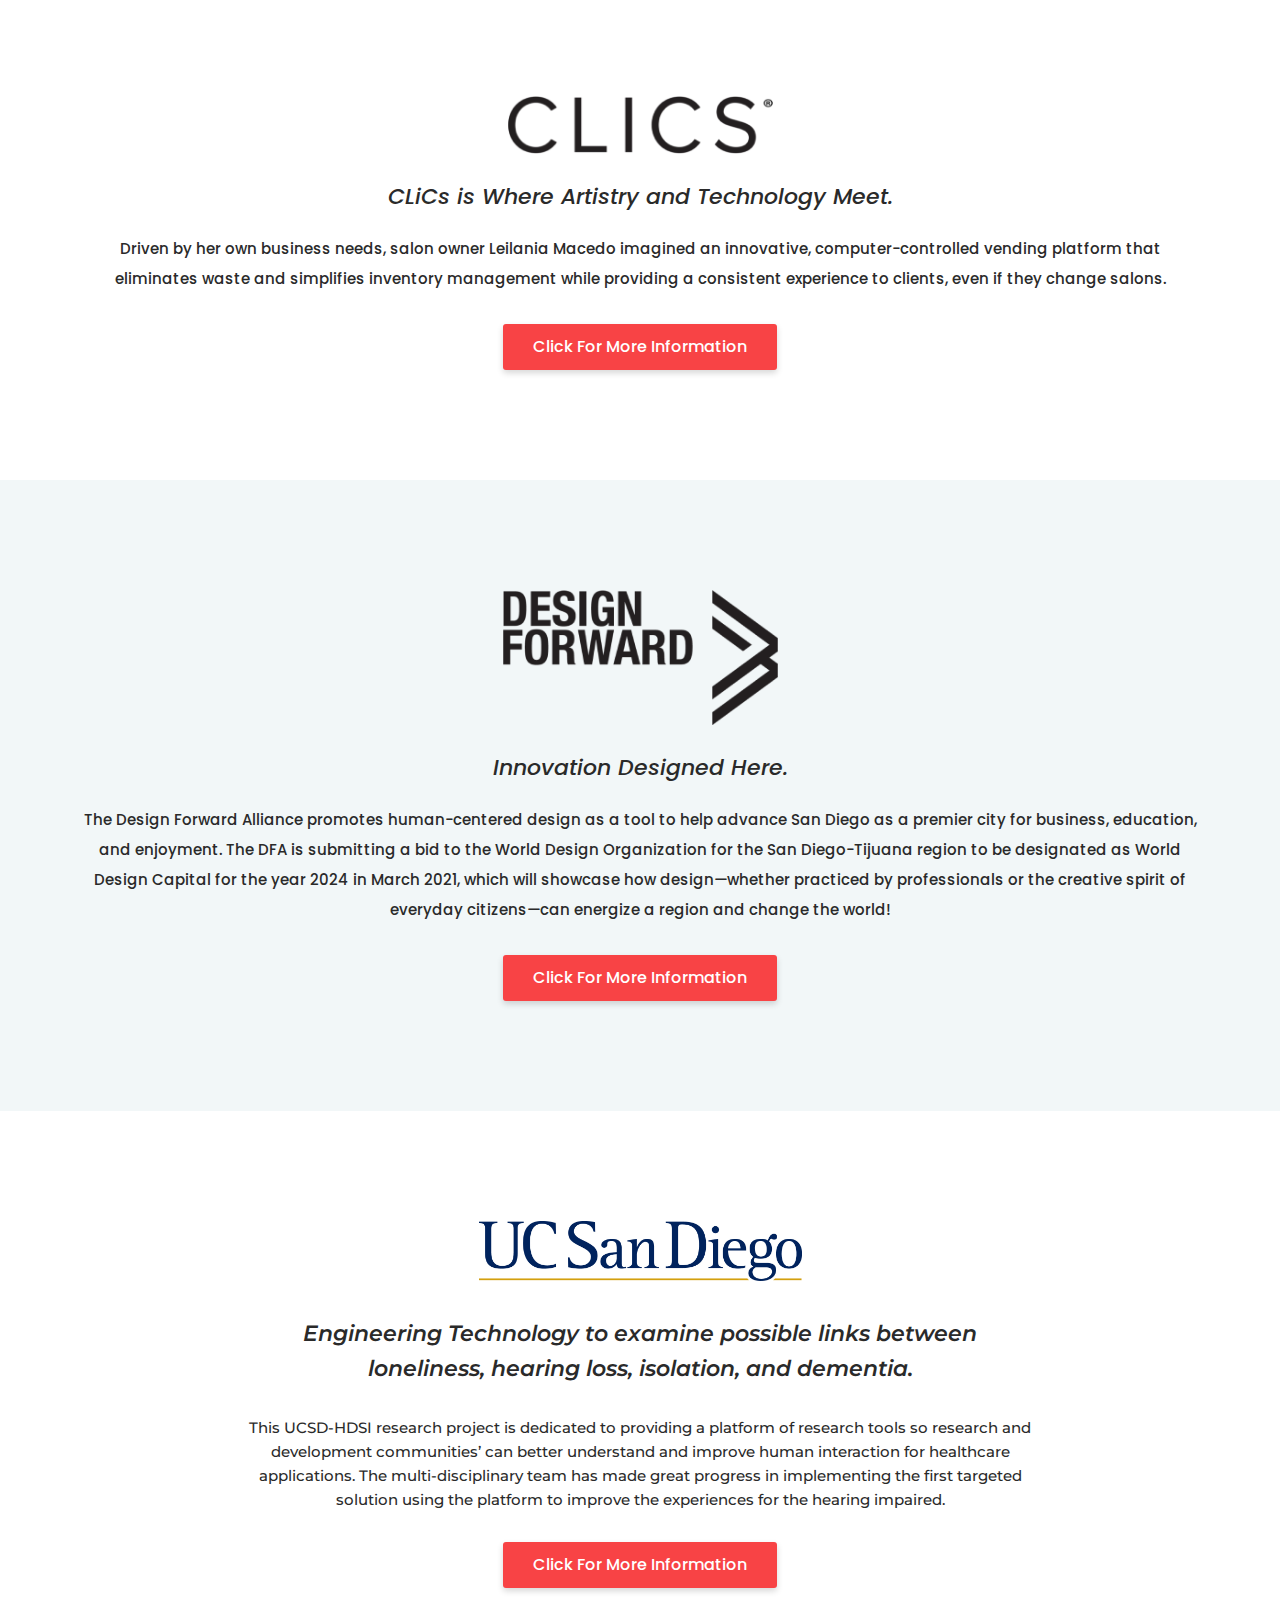
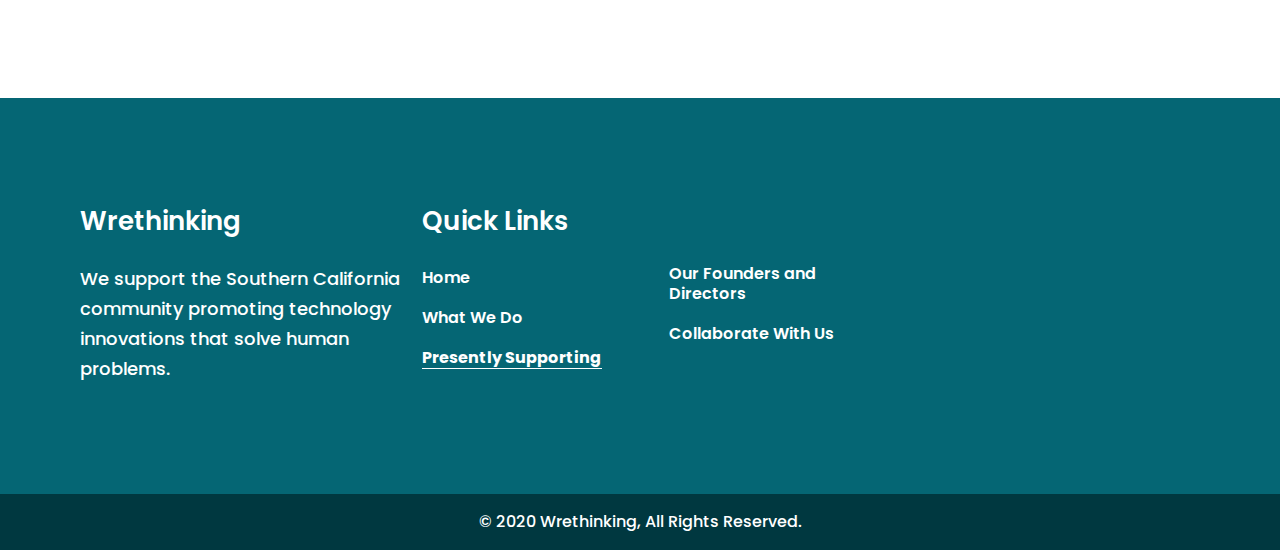
<file: presently-supporting.html>
<!DOCTYPE html>
<html lang="en-US">
<head>
	<meta charset="UTF-8">
	<meta name="viewport" content="width=device-width, initial-scale=1.0, viewport-fit=cover" />		<title>Presently Supporting &#8211; Wrethinking</title>
<meta name='robots' content='max-image-preview:large' />
	<style>img:is([sizes="auto" i], [sizes^="auto," i]) { contain-intrinsic-size: 3000px 1500px }</style>
	<link rel="alternate" type="application/rss+xml" title="Wrethinking &raquo; Feed" href="https://wrethinking.org/feed/" />
<link rel="alternate" type="application/rss+xml" title="Wrethinking &raquo; Comments Feed" href="https://wrethinking.org/comments/feed/" />
<script>
window._wpemojiSettings = {"baseUrl":"https:\/\/s.w.org\/images\/core\/emoji\/16.0.1\/72x72\/","ext":".png","svgUrl":"https:\/\/s.w.org\/images\/core\/emoji\/16.0.1\/svg\/","svgExt":".svg","source":{"concatemoji":"https:\/\/wrethinking.org\/wp-includes\/js\/wp-emoji-release.min.js?ver=6.8.3"}};
/*! This file is auto-generated */
!function(s,n){var o,i,e;function c(e){try{var t={supportTests:e,timestamp:(new Date).valueOf()};sessionStorage.setItem(o,JSON.stringify(t))}catch(e){}}function p(e,t,n){e.clearRect(0,0,e.canvas.width,e.canvas.height),e.fillText(t,0,0);var t=new Uint32Array(e.getImageData(0,0,e.canvas.width,e.canvas.height).data),a=(e.clearRect(0,0,e.canvas.width,e.canvas.height),e.fillText(n,0,0),new Uint32Array(e.getImageData(0,0,e.canvas.width,e.canvas.height).data));return t.every(function(e,t){return e===a[t]})}function u(e,t){e.clearRect(0,0,e.canvas.width,e.canvas.height),e.fillText(t,0,0);for(var n=e.getImageData(16,16,1,1),a=0;a<n.data.length;a++)if(0!==n.data[a])return!1;return!0}function f(e,t,n,a){switch(t){case"flag":return n(e,"\ud83c\udff3\ufe0f\u200d\u26a7\ufe0f","\ud83c\udff3\ufe0f\u200b\u26a7\ufe0f")?!1:!n(e,"\ud83c\udde8\ud83c\uddf6","\ud83c\udde8\u200b\ud83c\uddf6")&&!n(e,"\ud83c\udff4\udb40\udc67\udb40\udc62\udb40\udc65\udb40\udc6e\udb40\udc67\udb40\udc7f","\ud83c\udff4\u200b\udb40\udc67\u200b\udb40\udc62\u200b\udb40\udc65\u200b\udb40\udc6e\u200b\udb40\udc67\u200b\udb40\udc7f");case"emoji":return!a(e,"\ud83e\udedf")}return!1}function g(e,t,n,a){var r="undefined"!=typeof WorkerGlobalScope&&self instanceof WorkerGlobalScope?new OffscreenCanvas(300,150):s.createElement("canvas"),o=r.getContext("2d",{willReadFrequently:!0}),i=(o.textBaseline="top",o.font="600 32px Arial",{});return e.forEach(function(e){i[e]=t(o,e,n,a)}),i}function t(e){var t=s.createElement("script");t.src=e,t.defer=!0,s.head.appendChild(t)}"undefined"!=typeof Promise&&(o="wpEmojiSettingsSupports",i=["flag","emoji"],n.supports={everything:!0,everythingExceptFlag:!0},e=new Promise(function(e){s.addEventListener("DOMContentLoaded",e,{once:!0})}),new Promise(function(t){var n=function(){try{var e=JSON.parse(sessionStorage.getItem(o));if("object"==typeof e&&"number"==typeof e.timestamp&&(new Date).valueOf()<e.timestamp+604800&&"object"==typeof e.supportTests)return e.supportTests}catch(e){}return null}();if(!n){if("undefined"!=typeof Worker&&"undefined"!=typeof OffscreenCanvas&&"undefined"!=typeof URL&&URL.createObjectURL&&"undefined"!=typeof Blob)try{var e="postMessage("+g.toString()+"("+[JSON.stringify(i),f.toString(),p.toString(),u.toString()].join(",")+"));",a=new Blob([e],{type:"text/javascript"}),r=new Worker(URL.createObjectURL(a),{name:"wpTestEmojiSupports"});return void(r.onmessage=function(e){c(n=e.data),r.terminate(),t(n)})}catch(e){}c(n=g(i,f,p,u))}t(n)}).then(function(e){for(var t in e)n.supports[t]=e[t],n.supports.everything=n.supports.everything&&n.supports[t],"flag"!==t&&(n.supports.everythingExceptFlag=n.supports.everythingExceptFlag&&n.supports[t]);n.supports.everythingExceptFlag=n.supports.everythingExceptFlag&&!n.supports.flag,n.DOMReady=!1,n.readyCallback=function(){n.DOMReady=!0}}).then(function(){return e}).then(function(){var e;n.supports.everything||(n.readyCallback(),(e=n.source||{}).concatemoji?t(e.concatemoji):e.wpemoji&&e.twemoji&&(t(e.twemoji),t(e.wpemoji)))}))}((window,document),window._wpemojiSettings);
</script>
<style id='wp-emoji-styles-inline-css'>

	img.wp-smiley, img.emoji {
		display: inline !important;
		border: none !important;
		box-shadow: none !important;
		height: 1em !important;
		width: 1em !important;
		margin: 0 0.07em !important;
		vertical-align: -0.1em !important;
		background: none !important;
		padding: 0 !important;
	}
</style>
<link rel='stylesheet' id='wp-block-library-css' href='public/block-library.min.css' media='all' />
<style id='wp-block-library-theme-inline-css'>
.wp-block-audio :where(figcaption){color:#555;font-size:13px;text-align:center}.is-dark-theme .wp-block-audio :where(figcaption){color:#ffffffa6}.wp-block-audio{margin:0 0 1em}.wp-block-code{border:1px solid #ccc;border-radius:4px;font-family:Menlo,Consolas,monaco,monospace;padding:.8em 1em}.wp-block-embed :where(figcaption){color:#555;font-size:13px;text-align:center}.is-dark-theme .wp-block-embed :where(figcaption){color:#ffffffa6}.wp-block-embed{margin:0 0 1em}.blocks-gallery-caption{color:#555;font-size:13px;text-align:center}.is-dark-theme .blocks-gallery-caption{color:#ffffffa6}:root :where(.wp-block-image figcaption){color:#555;font-size:13px;text-align:center}.is-dark-theme :root :where(.wp-block-image figcaption){color:#ffffffa6}.wp-block-image{margin:0 0 1em}.wp-block-pullquote{border-bottom:4px solid;border-top:4px solid;color:currentColor;margin-bottom:1.75em}.wp-block-pullquote cite,.wp-block-pullquote footer,.wp-block-pullquote__citation{color:currentColor;font-size:.8125em;font-style:normal;text-transform:uppercase}.wp-block-quote{border-left:.25em solid;margin:0 0 1.75em;padding-left:1em}.wp-block-quote cite,.wp-block-quote footer{color:currentColor;font-size:.8125em;font-style:normal;position:relative}.wp-block-quote:where(.has-text-align-right){border-left:none;border-right:.25em solid;padding-left:0;padding-right:1em}.wp-block-quote:where(.has-text-align-center){border:none;padding-left:0}.wp-block-quote.is-large,.wp-block-quote.is-style-large,.wp-block-quote:where(.is-style-plain){border:none}.wp-block-search .wp-block-search__label{font-weight:700}.wp-block-search__button{border:1px solid #ccc;padding:.375em .625em}:where(.wp-block-group.has-background){padding:1.25em 2.375em}.wp-block-separator.has-css-opacity{opacity:.4}.wp-block-separator{border:none;border-bottom:2px solid;margin-left:auto;margin-right:auto}.wp-block-separator.has-alpha-channel-opacity{opacity:1}.wp-block-separator:not(.is-style-wide):not(.is-style-dots){width:100px}.wp-block-separator.has-background:not(.is-style-dots){border-bottom:none;height:1px}.wp-block-separator.has-background:not(.is-style-wide):not(.is-style-dots){height:2px}.wp-block-table{margin:0 0 1em}.wp-block-table td,.wp-block-table th{word-break:normal}.wp-block-table :where(figcaption){color:#555;font-size:13px;text-align:center}.is-dark-theme .wp-block-table :where(figcaption){color:#ffffffa6}.wp-block-video :where(figcaption){color:#555;font-size:13px;text-align:center}.is-dark-theme .wp-block-video :where(figcaption){color:#ffffffa6}.wp-block-video{margin:0 0 1em}:root :where(.wp-block-template-part.has-background){margin-bottom:0;margin-top:0;padding:1.25em 2.375em}
</style>
<style id='classic-theme-styles-inline-css'>
/*! This file is auto-generated */
.wp-block-button__link{color:#fff;background-color:#32373c;border-radius:9999px;box-shadow:none;text-decoration:none;padding:calc(.667em + 2px) calc(1.333em + 2px);font-size:1.125em}.wp-block-file__button{background:#32373c;color:#fff;text-decoration:none}
</style>
<style id='global-styles-inline-css'>
:root{--wp--preset--aspect-ratio--square: 1;--wp--preset--aspect-ratio--4-3: 4/3;--wp--preset--aspect-ratio--3-4: 3/4;--wp--preset--aspect-ratio--3-2: 3/2;--wp--preset--aspect-ratio--2-3: 2/3;--wp--preset--aspect-ratio--16-9: 16/9;--wp--preset--aspect-ratio--9-16: 9/16;--wp--preset--color--black: #000000;--wp--preset--color--cyan-bluish-gray: #abb8c3;--wp--preset--color--white: #FFFFFF;--wp--preset--color--pale-pink: #f78da7;--wp--preset--color--vivid-red: #cf2e2e;--wp--preset--color--luminous-vivid-orange: #ff6900;--wp--preset--color--luminous-vivid-amber: #fcb900;--wp--preset--color--light-green-cyan: #7bdcb5;--wp--preset--color--vivid-green-cyan: #00d084;--wp--preset--color--pale-cyan-blue: #8ed1fc;--wp--preset--color--vivid-cyan-blue: #0693e3;--wp--preset--color--vivid-purple: #9b51e0;--wp--preset--color--dark-gray: #28303D;--wp--preset--color--gray: #39414D;--wp--preset--color--green: #D1E4DD;--wp--preset--color--blue: #D1DFE4;--wp--preset--color--purple: #D1D1E4;--wp--preset--color--red: #E4D1D1;--wp--preset--color--orange: #E4DAD1;--wp--preset--color--yellow: #EEEADD;--wp--preset--gradient--vivid-cyan-blue-to-vivid-purple: linear-gradient(135deg,rgba(6,147,227,1) 0%,rgb(155,81,224) 100%);--wp--preset--gradient--light-green-cyan-to-vivid-green-cyan: linear-gradient(135deg,rgb(122,220,180) 0%,rgb(0,208,130) 100%);--wp--preset--gradient--luminous-vivid-amber-to-luminous-vivid-orange: linear-gradient(135deg,rgba(252,185,0,1) 0%,rgba(255,105,0,1) 100%);--wp--preset--gradient--luminous-vivid-orange-to-vivid-red: linear-gradient(135deg,rgba(255,105,0,1) 0%,rgb(207,46,46) 100%);--wp--preset--gradient--very-light-gray-to-cyan-bluish-gray: linear-gradient(135deg,rgb(238,238,238) 0%,rgb(169,184,195) 100%);--wp--preset--gradient--cool-to-warm-spectrum: linear-gradient(135deg,rgb(74,234,220) 0%,rgb(151,120,209) 20%,rgb(207,42,186) 40%,rgb(238,44,130) 60%,rgb(251,105,98) 80%,rgb(254,248,76) 100%);--wp--preset--gradient--blush-light-purple: linear-gradient(135deg,rgb(255,206,236) 0%,rgb(152,150,240) 100%);--wp--preset--gradient--blush-bordeaux: linear-gradient(135deg,rgb(254,205,165) 0%,rgb(254,45,45) 50%,rgb(107,0,62) 100%);--wp--preset--gradient--luminous-dusk: linear-gradient(135deg,rgb(255,203,112) 0%,rgb(199,81,192) 50%,rgb(65,88,208) 100%);--wp--preset--gradient--pale-ocean: linear-gradient(135deg,rgb(255,245,203) 0%,rgb(182,227,212) 50%,rgb(51,167,181) 100%);--wp--preset--gradient--electric-grass: linear-gradient(135deg,rgb(202,248,128) 0%,rgb(113,206,126) 100%);--wp--preset--gradient--midnight: linear-gradient(135deg,rgb(2,3,129) 0%,rgb(40,116,252) 100%);--wp--preset--gradient--purple-to-yellow: linear-gradient(160deg, #D1D1E4 0%, #EEEADD 100%);--wp--preset--gradient--yellow-to-purple: linear-gradient(160deg, #EEEADD 0%, #D1D1E4 100%);--wp--preset--gradient--green-to-yellow: linear-gradient(160deg, #D1E4DD 0%, #EEEADD 100%);--wp--preset--gradient--yellow-to-green: linear-gradient(160deg, #EEEADD 0%, #D1E4DD 100%);--wp--preset--gradient--red-to-yellow: linear-gradient(160deg, #E4D1D1 0%, #EEEADD 100%);--wp--preset--gradient--yellow-to-red: linear-gradient(160deg, #EEEADD 0%, #E4D1D1 100%);--wp--preset--gradient--purple-to-red: linear-gradient(160deg, #D1D1E4 0%, #E4D1D1 100%);--wp--preset--gradient--red-to-purple: linear-gradient(160deg, #E4D1D1 0%, #D1D1E4 100%);--wp--preset--font-size--small: 18px;--wp--preset--font-size--medium: 20px;--wp--preset--font-size--large: 24px;--wp--preset--font-size--x-large: 42px;--wp--preset--font-size--extra-small: 16px;--wp--preset--font-size--normal: 20px;--wp--preset--font-size--extra-large: 40px;--wp--preset--font-size--huge: 96px;--wp--preset--font-size--gigantic: 144px;--wp--preset--spacing--20: 0.44rem;--wp--preset--spacing--30: 0.67rem;--wp--preset--spacing--40: 1rem;--wp--preset--spacing--50: 1.5rem;--wp--preset--spacing--60: 2.25rem;--wp--preset--spacing--70: 3.38rem;--wp--preset--spacing--80: 5.06rem;--wp--preset--shadow--natural: 6px 6px 9px rgba(0, 0, 0, 0.2);--wp--preset--shadow--deep: 12px 12px 50px rgba(0, 0, 0, 0.4);--wp--preset--shadow--sharp: 6px 6px 0px rgba(0, 0, 0, 0.2);--wp--preset--shadow--outlined: 6px 6px 0px -3px rgba(255, 255, 255, 1), 6px 6px rgba(0, 0, 0, 1);--wp--preset--shadow--crisp: 6px 6px 0px rgba(0, 0, 0, 1);}:where(.is-layout-flex){gap: 0.5em;}:where(.is-layout-grid){gap: 0.5em;}body .is-layout-flex{display: flex;}.is-layout-flex{flex-wrap: wrap;align-items: center;}.is-layout-flex > :is(*, div){margin: 0;}body .is-layout-grid{display: grid;}.is-layout-grid > :is(*, div){margin: 0;}:where(.wp-block-columns.is-layout-flex){gap: 2em;}:where(.wp-block-columns.is-layout-grid){gap: 2em;}:where(.wp-block-post-template.is-layout-flex){gap: 1.25em;}:where(.wp-block-post-template.is-layout-grid){gap: 1.25em;}.has-black-color{color: var(--wp--preset--color--black) !important;}.has-cyan-bluish-gray-color{color: var(--wp--preset--color--cyan-bluish-gray) !important;}.has-white-color{color: var(--wp--preset--color--white) !important;}.has-pale-pink-color{color: var(--wp--preset--color--pale-pink) !important;}.has-vivid-red-color{color: var(--wp--preset--color--vivid-red) !important;}.has-luminous-vivid-orange-color{color: var(--wp--preset--color--luminous-vivid-orange) !important;}.has-luminous-vivid-amber-color{color: var(--wp--preset--color--luminous-vivid-amber) !important;}.has-light-green-cyan-color{color: var(--wp--preset--color--light-green-cyan) !important;}.has-vivid-green-cyan-color{color: var(--wp--preset--color--vivid-green-cyan) !important;}.has-pale-cyan-blue-color{color: var(--wp--preset--color--pale-cyan-blue) !important;}.has-vivid-cyan-blue-color{color: var(--wp--preset--color--vivid-cyan-blue) !important;}.has-vivid-purple-color{color: var(--wp--preset--color--vivid-purple) !important;}.has-black-background-color{background-color: var(--wp--preset--color--black) !important;}.has-cyan-bluish-gray-background-color{background-color: var(--wp--preset--color--cyan-bluish-gray) !important;}.has-white-background-color{background-color: var(--wp--preset--color--white) !important;}.has-pale-pink-background-color{background-color: var(--wp--preset--color--pale-pink) !important;}.has-vivid-red-background-color{background-color: var(--wp--preset--color--vivid-red) !important;}.has-luminous-vivid-orange-background-color{background-color: var(--wp--preset--color--luminous-vivid-orange) !important;}.has-luminous-vivid-amber-background-color{background-color: var(--wp--preset--color--luminous-vivid-amber) !important;}.has-light-green-cyan-background-color{background-color: var(--wp--preset--color--light-green-cyan) !important;}.has-vivid-green-cyan-background-color{background-color: var(--wp--preset--color--vivid-green-cyan) !important;}.has-pale-cyan-blue-background-color{background-color: var(--wp--preset--color--pale-cyan-blue) !important;}.has-vivid-cyan-blue-background-color{background-color: var(--wp--preset--color--vivid-cyan-blue) !important;}.has-vivid-purple-background-color{background-color: var(--wp--preset--color--vivid-purple) !important;}.has-black-border-color{border-color: var(--wp--preset--color--black) !important;}.has-cyan-bluish-gray-border-color{border-color: var(--wp--preset--color--cyan-bluish-gray) !important;}.has-white-border-color{border-color: var(--wp--preset--color--white) !important;}.has-pale-pink-border-color{border-color: var(--wp--preset--color--pale-pink) !important;}.has-vivid-red-border-color{border-color: var(--wp--preset--color--vivid-red) !important;}.has-luminous-vivid-orange-border-color{border-color: var(--wp--preset--color--luminous-vivid-orange) !important;}.has-luminous-vivid-amber-border-color{border-color: var(--wp--preset--color--luminous-vivid-amber) !important;}.has-light-green-cyan-border-color{border-color: var(--wp--preset--color--light-green-cyan) !important;}.has-vivid-green-cyan-border-color{border-color: var(--wp--preset--color--vivid-green-cyan) !important;}.has-pale-cyan-blue-border-color{border-color: var(--wp--preset--color--pale-cyan-blue) !important;}.has-vivid-cyan-blue-border-color{border-color: var(--wp--preset--color--vivid-cyan-blue) !important;}.has-vivid-purple-border-color{border-color: var(--wp--preset--color--vivid-purple) !important;}.has-vivid-cyan-blue-to-vivid-purple-gradient-background{background: var(--wp--preset--gradient--vivid-cyan-blue-to-vivid-purple) !important;}.has-light-green-cyan-to-vivid-green-cyan-gradient-background{background: var(--wp--preset--gradient--light-green-cyan-to-vivid-green-cyan) !important;}.has-luminous-vivid-amber-to-luminous-vivid-orange-gradient-background{background: var(--wp--preset--gradient--luminous-vivid-amber-to-luminous-vivid-orange) !important;}.has-luminous-vivid-orange-to-vivid-red-gradient-background{background: var(--wp--preset--gradient--luminous-vivid-orange-to-vivid-red) !important;}.has-very-light-gray-to-cyan-bluish-gray-gradient-background{background: var(--wp--preset--gradient--very-light-gray-to-cyan-bluish-gray) !important;}.has-cool-to-warm-spectrum-gradient-background{background: var(--wp--preset--gradient--cool-to-warm-spectrum) !important;}.has-blush-light-purple-gradient-background{background: var(--wp--preset--gradient--blush-light-purple) !important;}.has-blush-bordeaux-gradient-background{background: var(--wp--preset--gradient--blush-bordeaux) !important;}.has-luminous-dusk-gradient-background{background: var(--wp--preset--gradient--luminous-dusk) !important;}.has-pale-ocean-gradient-background{background: var(--wp--preset--gradient--pale-ocean) !important;}.has-electric-grass-gradient-background{background: var(--wp--preset--gradient--electric-grass) !important;}.has-midnight-gradient-background{background: var(--wp--preset--gradient--midnight) !important;}.has-small-font-size{font-size: var(--wp--preset--font-size--small) !important;}.has-medium-font-size{font-size: var(--wp--preset--font-size--medium) !important;}.has-large-font-size{font-size: var(--wp--preset--font-size--large) !important;}.has-x-large-font-size{font-size: var(--wp--preset--font-size--x-large) !important;}
:where(.wp-block-post-template.is-layout-flex){gap: 1.25em;}:where(.wp-block-post-template.is-layout-grid){gap: 1.25em;}
:where(.wp-block-columns.is-layout-flex){gap: 2em;}:where(.wp-block-columns.is-layout-grid){gap: 2em;}
:root :where(.wp-block-pullquote){font-size: 1.5em;line-height: 1.6;}
</style>
<link rel='stylesheet' id='contact-form-7-css' href='public/contact-form-7.css' media='all' />
<style id='contact-form-7-inline-css'>
.wpcf7 .wpcf7-recaptcha iframe {margin-bottom: 0;}.wpcf7 .wpcf7-recaptcha[data-align="center"] > div {margin: 0 auto;}.wpcf7 .wpcf7-recaptcha[data-align="right"] > div {margin: 0 0 0 auto;}
</style>
<link rel='stylesheet' id='twenty-twenty-one-style-css' href='public/style.css' media='all' />
<link rel='stylesheet' id='twenty-twenty-one-print-style-css' >
<link rel='stylesheet' id='elementor-icons-css' href='public/elementor-icons.min.css' media='all' />
<link rel='stylesheet' id='elementor-animations-css' href='public/animations.min.css' media='all' />
<link rel='stylesheet' id='elementor-frontend-legacy-css' href='public/frontend-legacy.min.css' media='all' />
<link rel='stylesheet' id='elementor-frontend-css' href='public/frontend.min.css' media='all' />
<link rel='stylesheet' id='elementor-post-5-css' href='public/elementor/css/post-5.css' media='all' />
<link rel='stylesheet' id='elementor-pro-css' href='public/elementor-pro-frontend.min.css' media='all' />
<link rel='stylesheet' id='font-awesome-5-all-css' href='public/all.min.css' media='all' />
<link rel='stylesheet' id='font-awesome-4-shim-css' href='public/v4-shims.min.css' media='all' />
<link rel='stylesheet' id='elementor-global-css' href='public/elementor/css/global.css' media='all' />
<link rel='stylesheet' id='elementor-post-15-css' href='public/elementor/css/post-15.css' media='all' />
<link rel='stylesheet' id='elementor-post-10-css' href='public/elementor/css/post-10.css' media='all' />
<link rel='stylesheet' id='elementor-post-205-css' href='public/elementor/css/post-205.css' media='all' />
<link rel='stylesheet' id='sccss_style-css' href='public/sccss.css' media='all' />
<link rel='stylesheet' id='google-fonts-1-css' href='https://fonts.googleapis.com/css?family=Roboto%3A100%2C100italic%2C200%2C200italic%2C300%2C300italic%2C400%2C400italic%2C500%2C500italic%2C600%2C600italic%2C700%2C700italic%2C800%2C800italic%2C900%2C900italic%7CRoboto+Slab%3A100%2C100italic%2C200%2C200italic%2C300%2C300italic%2C400%2C400italic%2C500%2C500italic%2C600%2C600italic%2C700%2C700italic%2C800%2C800italic%2C900%2C900italic%7CPoppins%3A100%2C100italic%2C200%2C200italic%2C300%2C300italic%2C400%2C400italic%2C500%2C500italic%2C600%2C600italic%2C700%2C700italic%2C800%2C800italic%2C900%2C900italic%7CMontserrat%3A100%2C100italic%2C200%2C200italic%2C300%2C300italic%2C400%2C400italic%2C500%2C500italic%2C600%2C600italic%2C700%2C700italic%2C800%2C800italic%2C900%2C900italic&#038;ver=6.8.3' media='all' />

<link rel="https://api.w.org/" href="https://wrethinking.org/wp-json/" /><link rel="alternate" title="JSON" type="application/json" href="https://wrethinking.org/wp-json/wp/v2/pages/15" /><link rel="EditURI" type="application/rsd+xml" title="RSD" href="https://wrethinking.org/xmlrpc.php?rsd" />
<link rel="canonical" href="presently-supporting.html" />
<link rel='shortlink' href='https://wrethinking.org/?p=15' />
<link rel="alternate" title="oEmbed (JSON)" type="application/json+oembed" href="https://wrethinking.org/wp-json/oembed/1.0/embed?url=https%3A%2F%2Fwrethinking.org%2Fpresently-supporting%2F" />
<link rel="alternate" title="oEmbed (XML)" type="text/xml+oembed" href="https://wrethinking.org/wp-json/oembed/1.0/embed?url=https%3A%2F%2Fwrethinking.org%2Fpresently-supporting%2F&#038;format=xml" />
<style>.recentcomments a{display:inline !important;padding:0 !important;margin:0 !important;}</style><link rel="icon" href="public/2021/04/favicon.ico.png" sizes="32x32" />
<link rel="icon" href="public/2021/04/favicon.ico.png" sizes="192x192" />
<link rel="apple-touch-icon" href="public/2021/04/favicon.ico.png" />
<meta name="msapplication-TileImage" content="public/2021/04/favicon.ico.png" />
</head>
<body class="wp-singular page-template page-template-elementor_header_footer page page-id-15 wp-custom-logo wp-embed-responsive wp-theme-twentytwentyone is-light-theme no-js singular has-main-navigation elementor-default elementor-template-full-width elementor-kit-5 elementor-page elementor-page-15">

		<div data-elementor-type="header" data-elementor-id="10" class="elementor elementor-10 elementor-location-header" data-elementor-settings="[]">
		<div class="elementor-section-wrap">
					<header class="elementor-section elementor-top-section elementor-element elementor-element-72922440 elementor-section-content-middle elementor-section-height-min-height main_header elementor-section-boxed elementor-section-height-default elementor-section-items-middle" data-id="72922440" data-element_type="section" data-settings="{&quot;background_background&quot;:&quot;classic&quot;}">
						<div class="elementor-container elementor-column-gap-no">
							<div class="elementor-row">
					<div class="elementor-column elementor-col-50 elementor-top-column elementor-element elementor-element-75111d7b" data-id="75111d7b" data-element_type="column">
			<div class="elementor-column-wrap elementor-element-populated">
							<div class="elementor-widget-wrap">
						<div class="elementor-element elementor-element-5091713b elementor-widget elementor-widget-theme-site-logo elementor-widget-image" data-id="5091713b" data-element_type="widget" data-widget_type="theme-site-logo.default">
				<div class="elementor-widget-container">
					<div class="elementor-image">
											<a href="index.html">
							<img width="192" height="69" src="public/2020/12/site_logo.png" class="attachment-full size-full" alt="" decoding="async" style="width:100%;height:35.94%;max-width:192px;" />								</a>
											</div>
				</div>
				</div>
						</div>
					</div>
		</div>
				<div class="elementor-column elementor-col-50 elementor-top-column elementor-element elementor-element-388d6769" data-id="388d6769" data-element_type="column">
			<div class="elementor-column-wrap elementor-element-populated">
							<div class="elementor-widget-wrap">
						<div class="elementor-element elementor-element-7ce36838 elementor-nav-menu__align-right elementor-nav-menu--stretch header_nav_menu elementor-nav-menu--indicator-classic elementor-nav-menu--dropdown-tablet elementor-nav-menu__text-align-aside elementor-nav-menu--toggle elementor-nav-menu--burger elementor-widget elementor-widget-nav-menu" data-id="7ce36838" data-element_type="widget" data-settings="{&quot;full_width&quot;:&quot;stretch&quot;,&quot;layout&quot;:&quot;horizontal&quot;,&quot;toggle&quot;:&quot;burger&quot;}" data-widget_type="nav-menu.default">
				<div class="elementor-widget-container">
						<nav role="navigation" class="elementor-nav-menu--main elementor-nav-menu__container elementor-nav-menu--layout-horizontal e--pointer-underline e--animation-fade"><ul id="menu-1-7ce36838" class="elementor-nav-menu"><li class="menu-item menu-item-type-post_type menu-item-object-page menu-item-home menu-item-25"><a href="index.html" class="elementor-item">Home</a></li>
<li class="menu-item menu-item-type-post_type menu-item-object-page menu-item-24"><a href="what-we-do.html" class="elementor-item">What We Do</a></li>
<li class="menu-item menu-item-type-post_type menu-item-object-page current-menu-item page_item page-item-15 current_page_item menu-item-23"><a href="presently-supporting.html" aria-current="page" class="elementor-item elementor-item-active">Presently Supporting</a></li>
<li class="menu-item menu-item-type-post_type menu-item-object-page menu-item-41"><a href="our-founders-and-directors.html" class="elementor-item">Our Founders and Directors</a></li>
<li class="menu-item menu-item-type-post_type menu-item-object-page menu-item-22"><a href="collaborate-with-us.html" class="elementor-item">Collaborate With Us</a></li>
</ul></nav>
					<div class="elementor-menu-toggle" role="button" tabindex="0" aria-label="Menu Toggle" aria-expanded="false">
			<i class="eicon-menu-bar" aria-hidden="true"></i>
			<i class="eicon-close" aria-hidden="true"></i>
			<span class="elementor-screen-only">Menu</span>
		</div>
			<nav class="elementor-nav-menu--dropdown elementor-nav-menu__container" role="navigation" aria-hidden="true"><ul id="menu-2-7ce36838" class="elementor-nav-menu"><li class="menu-item menu-item-type-post_type menu-item-object-page menu-item-home menu-item-25"><a href="index.html" class="elementor-item">Home</a></li>
<li class="menu-item menu-item-type-post_type menu-item-object-page menu-item-24"><a href="what-we-do.html" class="elementor-item">What We Do</a></li>
<li class="menu-item menu-item-type-post_type menu-item-object-page current-menu-item page_item page-item-15 current_page_item menu-item-23"><a href="presently-supporting.html" aria-current="page" class="elementor-item elementor-item-active">Presently Supporting</a></li>
<li class="menu-item menu-item-type-post_type menu-item-object-page menu-item-41"><a href="our-founders-and-directors.html" class="elementor-item">Our Founders and Directors</a></li>
<li class="menu-item menu-item-type-post_type menu-item-object-page menu-item-22"><a href="collaborate-with-us.html" class="elementor-item">Collaborate With Us</a></li>
</ul></nav>
				</div>
				</div>
						</div>
					</div>
		</div>
								</div>
					</div>
		</header>
				</div>
		</div>
				<div data-elementor-type="wp-page" data-elementor-id="15" class="elementor elementor-15" data-elementor-settings="[]">
						<div class="elementor-inner">
							<div class="elementor-section-wrap">
							<section class="elementor-section elementor-top-section elementor-element elementor-element-1124c6a0 elementor-section-height-min-height elementor-section-boxed elementor-section-height-default elementor-section-items-middle" data-id="1124c6a0" data-element_type="section" data-settings="{&quot;background_background&quot;:&quot;classic&quot;}">
							<div class="elementor-background-overlay"></div>
							<div class="elementor-container elementor-column-gap-default">
							<div class="elementor-row">
					<div class="elementor-column elementor-col-100 elementor-top-column elementor-element elementor-element-7181e08b" data-id="7181e08b" data-element_type="column">
			<div class="elementor-column-wrap elementor-element-populated">
							<div class="elementor-widget-wrap">
						<div class="elementor-element elementor-element-489c781c elementor-widget elementor-widget-theme-page-title elementor-page-title elementor-widget-heading" data-id="489c781c" data-element_type="widget" data-widget_type="theme-page-title.default">
				<div class="elementor-widget-container">
			<h1 class="elementor-heading-title elementor-size-default">Presently Supporting</h1>		</div>
				</div>
						</div>
					</div>
		</div>
								</div>
					</div>
		</section>
				<section class="elementor-section elementor-top-section elementor-element elementor-element-d6cb406 elementor-section-boxed elementor-section-height-default elementor-section-height-default" data-id="d6cb406" data-element_type="section">
							<div class="elementor-background-overlay"></div>
							<div class="elementor-container elementor-column-gap-default">
							<div class="elementor-row">
					<div class="elementor-column elementor-col-100 elementor-top-column elementor-element elementor-element-3b9f255" data-id="3b9f255" data-element_type="column">
			<div class="elementor-column-wrap elementor-element-populated">
							<div class="elementor-widget-wrap">
						<div class="elementor-element elementor-element-882139c elementor-widget elementor-widget-image" data-id="882139c" data-element_type="widget" data-widget_type="image.default">
				<div class="elementor-widget-container">
					<div class="elementor-image">
										<img decoding="async" width="235" height="81" src="public/2020/12/Me2B-Logo-RGB-web.png" class="attachment-large size-large" alt="" style="width:100%;height:34.47%;max-width:235px;" />											</div>
				</div>
				</div>
				<div class="elementor-element elementor-element-2dbd5c2 elementor-widget elementor-widget-heading" data-id="2dbd5c2" data-element_type="widget" data-widget_type="heading.default">
				<div class="elementor-widget-container">
			<h2 class="elementor-heading-title elementor-size-default">Me2B Alliance</h2>		</div>
				</div>
				<div class="elementor-element elementor-element-33b6ded elementor-widget elementor-widget-heading" data-id="33b6ded" data-element_type="widget" data-widget_type="heading.default">
				<div class="elementor-widget-container">
			<h2 class="elementor-heading-title elementor-size-default">The Me2B Alliance is a new kind of standards development organization that is defining guidelines for respectful behavior of technology. Clearly the connected technologies we use everyday are no longer just tools, but  fully interactive relationships, Me2BA is measuring and scoring the behavior of websites and mobile apps.</h2>		</div>
				</div>
				<div class="elementor-element elementor-element-a42314a elementor-align-center elementor-widget elementor-widget-button" data-id="a42314a" data-element_type="widget" data-widget_type="button.default">
				<div class="elementor-widget-container">
					<div class="elementor-button-wrapper">
			<a href="https://me2ba.org" target="_blank" class="elementor-button-link elementor-button elementor-size-sm" role="button">
						<span class="elementor-button-content-wrapper">
						<span class="elementor-button-text">Click For More Information</span>
		</span>
					</a>
		</div>
				</div>
				</div>
						</div>
					</div>
		</div>
								</div>
					</div>
		</section>
				<section class="elementor-section elementor-top-section elementor-element elementor-element-0233d51 elementor-section-boxed elementor-section-height-default elementor-section-height-default" data-id="0233d51" data-element_type="section">
							<div class="elementor-background-overlay"></div>
							<div class="elementor-container elementor-column-gap-default">
							<div class="elementor-row">
					<div class="elementor-column elementor-col-100 elementor-top-column elementor-element elementor-element-87cfaf1" data-id="87cfaf1" data-element_type="column">
			<div class="elementor-column-wrap elementor-element-populated">
							<div class="elementor-widget-wrap">
						<div class="elementor-element elementor-element-07b4ed0 elementor-widget elementor-widget-image" data-id="07b4ed0" data-element_type="widget" data-widget_type="image.default">
				<div class="elementor-widget-container">
					<div class="elementor-image">
										<img decoding="async" width="340" height="81" src="public/2020/12/indie-health-logoBlueGrey.png" class="attachment-large size-large" alt="" srcset="public/2020/12/indie-health-logoBlueGrey.png 340w, public/2020/12/indie-health-logoBlueGrey-300x71.png 300w" sizes="(max-width: 340px) 100vw, 340px" style="width:100%;height:23.82%;max-width:340px;" />											</div>
				</div>
				</div>
				<div class="elementor-element elementor-element-5f48dfb elementor-widget elementor-widget-heading" data-id="5f48dfb" data-element_type="widget" data-widget_type="heading.default">
				<div class="elementor-widget-container">
			<h2 class="elementor-heading-title elementor-size-default">Simplifying Digital Health for Everyone.</h2>		</div>
				</div>
				<div class="elementor-element elementor-element-8e4d39a elementor-widget elementor-widget-heading" data-id="8e4d39a" data-element_type="widget" data-widget_type="heading.default">
				<div class="elementor-widget-container">
			<h2 class="elementor-heading-title elementor-size-default">Indie Health devices make digital health easy for everyone — from patients and healthcare providers to technologists developing platform solutions. Indie Health eliminates technology barriers with its patented AutoPair feature that pairs multiple medical devices, such as a blood pressure cuff, pulse oximeter, thermometer, weight scale, etc., and syncs them natively to leading digital health platforms. 
<br>For more, visit: indie-health.com</h2>		</div>
				</div>
				<div class="elementor-element elementor-element-29c9bff elementor-align-center elementor-widget elementor-widget-button" data-id="29c9bff" data-element_type="widget" data-widget_type="button.default">
				<div class="elementor-widget-container">
					<div class="elementor-button-wrapper">
			<a href="https://indie-health.com" target="_blank" class="elementor-button-link elementor-button elementor-size-sm" role="button">
						<span class="elementor-button-content-wrapper">
						<span class="elementor-button-text">Click For More Information</span>
		</span>
					</a>
		</div>
				</div>
				</div>
						</div>
					</div>
		</div>
								</div>
					</div>
		</section>
				<section class="elementor-section elementor-top-section elementor-element elementor-element-9bc8892 elementor-section-boxed elementor-section-height-default elementor-section-height-default" data-id="9bc8892" data-element_type="section">
							<div class="elementor-background-overlay"></div>
							<div class="elementor-container elementor-column-gap-default">
							<div class="elementor-row">
					<div class="elementor-column elementor-col-100 elementor-top-column elementor-element elementor-element-7fad8fc" data-id="7fad8fc" data-element_type="column">
			<div class="elementor-column-wrap elementor-element-populated">
							<div class="elementor-widget-wrap">
						<div class="elementor-element elementor-element-023e425 elementor-widget elementor-widget-image" data-id="023e425" data-element_type="widget" data-widget_type="image.default">
				<div class="elementor-widget-container">
					<div class="elementor-image">
										<img decoding="async" width="265" height="58" src="public/2021/04/CLICS-R-2.png" class="attachment-full size-full" alt="" style="width:100%;height:21.89%;max-width:265px;" />											</div>
				</div>
				</div>
				<div class="elementor-element elementor-element-18acc94 elementor-widget elementor-widget-heading" data-id="18acc94" data-element_type="widget" data-widget_type="heading.default">
				<div class="elementor-widget-container">
			<h2 class="elementor-heading-title elementor-size-default">CLiCs is Where Artistry and Technology Meet.</h2>		</div>
				</div>
				<div class="elementor-element elementor-element-0445917 elementor-widget elementor-widget-heading" data-id="0445917" data-element_type="widget" data-widget_type="heading.default">
				<div class="elementor-widget-container">
			<h2 class="elementor-heading-title elementor-size-default">Driven by her own business needs, salon owner Leilania Macedo imagined an innovative, computer-controlled vending platform that eliminates waste and simplifies inventory management while providing a consistent experience to clients, even if they change salons.</h2>		</div>
				</div>
				<div class="elementor-element elementor-element-5c67900 elementor-align-center elementor-widget elementor-widget-button" data-id="5c67900" data-element_type="widget" data-widget_type="button.default">
				<div class="elementor-widget-container">
					<div class="elementor-button-wrapper">
			<a href="https://clics.com" target="_blank" class="elementor-button-link elementor-button elementor-size-sm" role="button">
						<span class="elementor-button-content-wrapper">
						<span class="elementor-button-text">Click For More Information</span>
		</span>
					</a>
		</div>
				</div>
				</div>
						</div>
					</div>
		</div>
								</div>
					</div>
		</section>
				<section class="elementor-section elementor-top-section elementor-element elementor-element-42c412e elementor-section-boxed elementor-section-height-default elementor-section-height-default" data-id="42c412e" data-element_type="section" data-settings="{&quot;background_background&quot;:&quot;classic&quot;}">
							<div class="elementor-background-overlay"></div>
							<div class="elementor-container elementor-column-gap-default">
							<div class="elementor-row">
					<div class="elementor-column elementor-col-100 elementor-top-column elementor-element elementor-element-1399b22" data-id="1399b22" data-element_type="column">
			<div class="elementor-column-wrap elementor-element-populated">
							<div class="elementor-widget-wrap">
						<div class="elementor-element elementor-element-6997429 elementor-widget elementor-widget-image" data-id="6997429" data-element_type="widget" data-widget_type="image.default">
				<div class="elementor-widget-container">
					<div class="elementor-image">
										<img loading="lazy" decoding="async" width="275" height="135" src="public/2021/01/DFAlogoBlk_2.png" class="attachment-full size-full" alt="" style="width:100%;height:49.09%;max-width:275px;" />											</div>
				</div>
				</div>
				<div class="elementor-element elementor-element-62a4583 elementor-widget elementor-widget-heading" data-id="62a4583" data-element_type="widget" data-widget_type="heading.default">
				<div class="elementor-widget-container">
			<h2 class="elementor-heading-title elementor-size-default">Innovation Designed Here.</h2>		</div>
				</div>
				<div class="elementor-element elementor-element-8b35f30 elementor-widget elementor-widget-heading" data-id="8b35f30" data-element_type="widget" data-widget_type="heading.default">
				<div class="elementor-widget-container">
			<h2 class="elementor-heading-title elementor-size-default">The Design Forward Alliance promotes human-centered design as a tool to help advance San Diego as a premier city for business, education, and enjoyment. The DFA is submitting a bid to the World Design Organization for the San Diego-Tijuana region to be designated as World Design Capital for the year 2024 in March 2021, which will showcase how design—whether practiced by professionals or the creative spirit of everyday citizens—can energize a region and change the world!</h2>		</div>
				</div>
				<div class="elementor-element elementor-element-263b4e3 elementor-align-center elementor-widget elementor-widget-button" data-id="263b4e3" data-element_type="widget" data-widget_type="button.default">
				<div class="elementor-widget-container">
					<div class="elementor-button-wrapper">
			<a href="https://www.designforwardsd.com" target="_blank" class="elementor-button-link elementor-button elementor-size-sm" role="button">
						<span class="elementor-button-content-wrapper">
						<span class="elementor-button-text">Click For More Information</span>
		</span>
					</a>
		</div>
				</div>
				</div>
						</div>
					</div>
		</div>
								</div>
					</div>
		</section>
				<section class="elementor-section elementor-top-section elementor-element elementor-element-5369e6d elementor-section-boxed elementor-section-height-default elementor-section-height-default" data-id="5369e6d" data-element_type="section">
							<div class="elementor-background-overlay"></div>
							<div class="elementor-container elementor-column-gap-default">
							<div class="elementor-row">
					<div class="elementor-column elementor-col-100 elementor-top-column elementor-element elementor-element-7fa3e1a" data-id="7fa3e1a" data-element_type="column">
			<div class="elementor-column-wrap elementor-element-populated">
							<div class="elementor-widget-wrap">
						<div class="elementor-element elementor-element-c1ca2dd elementor-widget elementor-widget-image" data-id="c1ca2dd" data-element_type="widget" data-widget_type="image.default">
				<div class="elementor-widget-container">
					<div class="elementor-image">
										<img loading="lazy" decoding="async" width="323" height="60" src="public/2020/12/UC-San-Diego-logo.png" class="attachment-large size-large" alt="" srcset="public/2020/12/UC-San-Diego-logo.png 323w, public/2020/12/UC-San-Diego-logo-300x56.png 300w" sizes="auto, (max-width: 323px) 100vw, 323px" style="width:100%;height:18.58%;max-width:323px;" />											</div>
				</div>
				</div>
				<div class="elementor-element elementor-element-bbd91c0 elementor-widget elementor-widget-heading" data-id="bbd91c0" data-element_type="widget" data-widget_type="heading.default">
				<div class="elementor-widget-container">
			<h4 class="elementor-heading-title elementor-size-default">Engineering Technology to examine possible links between <br> loneliness, hearing loss, isolation, and dementia.</h4>		</div>
				</div>
				<div class="elementor-element elementor-element-d017e15 san_diego_content elementor-widget elementor-widget-heading" data-id="d017e15" data-element_type="widget" data-widget_type="heading.default">
				<div class="elementor-widget-container">
			<p class="elementor-heading-title elementor-size-default">This UCSD-HDSI research project is dedicated to providing a platform of research tools so research and development communities’ can better understand and improve human interaction for healthcare applications.  The multi-disciplinary team has made great progress in implementing the first targeted solution using the platform to improve the experiences for the hearing impaired.</p>		</div>
				</div>
				<div class="elementor-element elementor-element-d71ff57 elementor-align-center elementor-widget elementor-widget-button" data-id="d71ff57" data-element_type="widget" data-widget_type="button.default">
				<div class="elementor-widget-container">
					<div class="elementor-button-wrapper">
			<a href="https://ucsdnews.ucsd.edu/feature/gift-to-support-research-into-links-between-hearing-loss-isolation-and-dementia" target="_blank" class="elementor-button-link elementor-button elementor-size-sm" role="button">
						<span class="elementor-button-content-wrapper">
						<span class="elementor-button-text">Click For More Information</span>
		</span>
					</a>
		</div>
				</div>
				</div>
						</div>
					</div>
		</div>
								</div>
					</div>
		</section>
						</div>
						</div>
					</div>
				<div data-elementor-type="footer" data-elementor-id="205" class="elementor elementor-205 elementor-location-footer" data-elementor-settings="[]">
		<div class="elementor-section-wrap">
					<section class="elementor-section elementor-top-section elementor-element elementor-element-2a5cb32 site_footer elementor-section-boxed elementor-section-height-default elementor-section-height-default" data-id="2a5cb32" data-element_type="section" data-settings="{&quot;background_background&quot;:&quot;classic&quot;}">
						<div class="elementor-container elementor-column-gap-default">
							<div class="elementor-row">
					<div class="elementor-column elementor-col-33 elementor-top-column elementor-element elementor-element-9f73dc9" data-id="9f73dc9" data-element_type="column">
			<div class="elementor-column-wrap elementor-element-populated">
							<div class="elementor-widget-wrap">
						<div class="elementor-element elementor-element-4ba8f53 elementor-widget elementor-widget-heading" data-id="4ba8f53" data-element_type="widget" data-widget_type="heading.default">
				<div class="elementor-widget-container">
			<h4 class="elementor-heading-title elementor-size-default"><a href="index.html">Wrethinking</a></h4>		</div>
				</div>
				<div class="elementor-element elementor-element-facf5e4 elementor-widget elementor-widget-heading" data-id="facf5e4" data-element_type="widget" data-widget_type="heading.default">
				<div class="elementor-widget-container">
			<p class="elementor-heading-title elementor-size-default">We support the Southern California community promoting technology innovations that solve human problems.</p>		</div>
				</div>
						</div>
					</div>
		</div>
				<div class="elementor-column elementor-col-33 elementor-top-column elementor-element elementor-element-4938804" data-id="4938804" data-element_type="column">
			<div class="elementor-column-wrap elementor-element-populated">
							<div class="elementor-widget-wrap">
						<div class="elementor-element elementor-element-002ff8f elementor-widget elementor-widget-heading" data-id="002ff8f" data-element_type="widget" data-widget_type="heading.default">
				<div class="elementor-widget-container">
			<h4 class="elementor-heading-title elementor-size-default">Quick Links</h4>		</div>
				</div>
				<div class="elementor-element elementor-element-1dc5bc7 footer_links elementor-widget elementor-widget-wp-widget-nav_menu" data-id="1dc5bc7" data-element_type="widget" data-widget_type="wp-widget-nav_menu.default">
				<div class="elementor-widget-container">
			<nav class="menu-footer-menu-container" aria-label="Menu"><ul id="menu-footer-menu" class="menu"><li id="menu-item-210" class="menu-item menu-item-type-post_type menu-item-object-page menu-item-home menu-item-210"><a href="index.html">Home</a></li>
<li id="menu-item-213" class="menu-item menu-item-type-post_type menu-item-object-page menu-item-213"><a href="what-we-do.html">What We Do</a></li>
<li id="menu-item-214" class="menu-item menu-item-type-post_type menu-item-object-page current-menu-item page_item page-item-15 current_page_item menu-item-214"><a href="presently-supporting.html" aria-current="page">Presently Supporting</a></li>
<li id="menu-item-212" class="menu-item menu-item-type-post_type menu-item-object-page menu-item-212"><a href="our-founders-and-directors.html">Our Founders and Directors</a></li>
<li id="menu-item-211" class="menu-item menu-item-type-post_type menu-item-object-page menu-item-211"><a href="collaborate-with-us.html">Collaborate With Us</a></li>
</ul></nav>		</div>
				</div>
						</div>
					</div>
		</div>
								</div>
					</div>
		</section>
				<section class="elementor-section elementor-top-section elementor-element elementor-element-798351b elementor-section-full_width elementor-section-height-default elementor-section-height-default" data-id="798351b" data-element_type="section" data-settings="{&quot;background_background&quot;:&quot;classic&quot;}">
						<div class="elementor-container elementor-column-gap-default">
							<div class="elementor-row">
					<div class="elementor-column elementor-col-100 elementor-top-column elementor-element elementor-element-2836e7b" data-id="2836e7b" data-element_type="column">
			<div class="elementor-column-wrap elementor-element-populated">
							<div class="elementor-widget-wrap">
						<div class="elementor-element elementor-element-2111bb4 elementor-widget elementor-widget-heading" data-id="2111bb4" data-element_type="widget" data-widget_type="heading.default">
				<div class="elementor-widget-container">
			<p class="elementor-heading-title elementor-size-default">© 2020 Wrethinking, All Rights Reserved.</p>		</div>
				</div>
						</div>
					</div>
		</div>
								</div>
					</div>
		</section>
				</div>
		</div>
		
<script type="speculationrules">
{"prefetch":[{"source":"document","where":{"and":[{"href_matches":"\/*"},{"not":{"href_matches":["\/wp-*.php","\/wp-admin\/*","\/wp-content\/uploads\/*","\/wp-content\/*","\/wp-content\/plugins\/*","\/wp-content\/themes\/twentytwentyone\/*","\/*\\?(.+)"]}},{"not":{"selector_matches":"a[rel~=\"nofollow\"]"}},{"not":{"selector_matches":".no-prefetch, .no-prefetch a"}}]},"eagerness":"conservative"}]}
</script>
<script>
jQuery( document ).ready(function() {
jQuery('.wpcf7-form-control-wrap.subject select').find("option:first-child").text('Subject');
});
</script>
<script>document.body.classList.remove("no-js");</script>	<script>
	if ( -1 !== navigator.userAgent.indexOf( 'MSIE' ) || -1 !== navigator.appVersion.indexOf( 'Trident/' ) ) {
		document.body.classList.add( 'is-IE' );
	}
	</script>
	<script src="https://wrethinking.org/wp-includes/js/dist/vendor/wp-polyfill.min.js?ver=3.15.0" id="wp-polyfill-js"></script>
<script id="contact-form-7-js-extra">
var wpcf7 = {"api":{"root":"https:\/\/wrethinking.org\/wp-json\/","namespace":"contact-form-7\/v1"},"cached":"1"};
</script>
<script src="https://wrethinking.org/wp-content/plugins/contact-form-7/includes/js/index.js?ver=5.4.2" id="contact-form-7-js"></script>
<script src="https://wrethinking.org/wp-content/themes/twentytwentyone/assets/js/polyfills.js?ver=1.0" id="twenty-twenty-one-ie11-polyfills-js"></script>
<script src="https://wrethinking.org/wp-content/themes/twentytwentyone/assets/js/primary-navigation.js?ver=1.0" id="twenty-twenty-one-primary-navigation-script-js"></script>
<script src="https://wrethinking.org/wp-content/themes/twentytwentyone/assets/js/responsive-embeds.js?ver=1.0" id="twenty-twenty-one-responsive-embeds-script-js"></script>
<script src="https://wrethinking.org/wp-includes/js/jquery/jquery.min.js?ver=3.7.1" id="jquery-core-js"></script>
<script src="https://wrethinking.org/wp-includes/js/jquery/jquery-migrate.min.js?ver=3.4.1" id="jquery-migrate-js"></script>
<script src="https://wrethinking.org/wp-content/plugins/elementor-pro/assets/lib/smartmenus/jquery.smartmenus.min.js?ver=1.0.1" id="smartmenus-js"></script>
<script src="https://wrethinking.org/wp-content/plugins/elementor/assets/js/webpack.runtime.min.js?ver=3.1.4" id="elementor-webpack-runtime-js"></script>
<script src="https://wrethinking.org/wp-content/plugins/elementor/assets/js/frontend-modules.min.js?ver=3.1.4" id="elementor-frontend-modules-js"></script>
<script src="https://wrethinking.org/wp-content/plugins/elementor-pro/assets/lib/sticky/jquery.sticky.min.js?ver=3.0.8" id="elementor-sticky-js"></script>
<script id="elementor-pro-frontend-js-before">
var ElementorProFrontendConfig = {"ajaxurl":"https:\/\/wrethinking.org\/wp-admin\/admin-ajax.php","nonce":"0573944360","i18n":{"toc_no_headings_found":"No headings were found on this page."},"shareButtonsNetworks":{"facebook":{"title":"Facebook","has_counter":true},"twitter":{"title":"Twitter"},"google":{"title":"Google+","has_counter":true},"linkedin":{"title":"LinkedIn","has_counter":true},"pinterest":{"title":"Pinterest","has_counter":true},"reddit":{"title":"Reddit","has_counter":true},"vk":{"title":"VK","has_counter":true},"odnoklassniki":{"title":"OK","has_counter":true},"tumblr":{"title":"Tumblr"},"digg":{"title":"Digg"},"skype":{"title":"Skype"},"stumbleupon":{"title":"StumbleUpon","has_counter":true},"mix":{"title":"Mix"},"telegram":{"title":"Telegram"},"pocket":{"title":"Pocket","has_counter":true},"xing":{"title":"XING","has_counter":true},"whatsapp":{"title":"WhatsApp"},"email":{"title":"Email"},"print":{"title":"Print"}},"facebook_sdk":{"lang":"en_US","app_id":""},"lottie":{"defaultAnimationUrl":"https:\/\/wrethinking.org\/wp-content\/plugins\/elementor-pro\/modules\/lottie\/assets\/animations\/default.json"}};
</script>
<script src="https://wrethinking.org/wp-content/plugins/elementor-pro/assets/js/frontend.min.js?ver=3.0.8" id="elementor-pro-frontend-js"></script>
<script src="https://wrethinking.org/wp-includes/js/jquery/ui/core.min.js?ver=1.13.3" id="jquery-ui-core-js"></script>
<script src="https://wrethinking.org/wp-content/plugins/elementor/assets/lib/dialog/dialog.min.js?ver=4.8.1" id="elementor-dialog-js"></script>
<script src="https://wrethinking.org/wp-content/plugins/elementor/assets/lib/waypoints/waypoints.min.js?ver=4.0.2" id="elementor-waypoints-js"></script>
<script src="https://wrethinking.org/wp-content/plugins/elementor/assets/lib/share-link/share-link.min.js?ver=3.1.4" id="share-link-js"></script>
<script src="https://wrethinking.org/wp-content/plugins/elementor/assets/lib/swiper/swiper.min.js?ver=5.3.6" id="swiper-js"></script>
<script id="elementor-frontend-js-before">
var elementorFrontendConfig = {"environmentMode":{"edit":false,"wpPreview":false,"isScriptDebug":false,"isImprovedAssetsLoading":false},"i18n":{"shareOnFacebook":"Share on Facebook","shareOnTwitter":"Share on Twitter","pinIt":"Pin it","download":"Download","downloadImage":"Download image","fullscreen":"Fullscreen","zoom":"Zoom","share":"Share","playVideo":"Play Video","previous":"Previous","next":"Next","close":"Close"},"is_rtl":false,"breakpoints":{"xs":0,"sm":480,"md":768,"lg":1025,"xl":1440,"xxl":1600},"version":"3.1.4","is_static":false,"experimentalFeatures":[],"urls":{"assets":"https:\/\/wrethinking.org\/wp-content\/plugins\/elementor\/assets\/"},"settings":{"page":[],"editorPreferences":[]},"kit":{"global_image_lightbox":"yes","lightbox_enable_counter":"yes","lightbox_enable_fullscreen":"yes","lightbox_enable_zoom":"yes","lightbox_enable_share":"yes","lightbox_title_src":"title","lightbox_description_src":"description"},"post":{"id":15,"title":"Presently%20Supporting%20%E2%80%93%20Wrethinking","excerpt":"","featuredImage":false}};
</script>
<script src="https://wrethinking.org/wp-content/plugins/elementor/assets/js/frontend.min.js?ver=3.1.4" id="elementor-frontend-js"></script>
<script src="https://wrethinking.org/wp-content/plugins/elementor/assets/js/preloaded-elements-handlers.min.js?ver=3.1.4" id="preloaded-elements-handlers-js"></script>
	<script>
	/(trident|msie)/i.test(navigator.userAgent)&&document.getElementById&&window.addEventListener&&window.addEventListener("hashchange",(function(){var t,e=location.hash.substring(1);/^[A-z0-9_-]+$/.test(e)&&(t=document.getElementById(e))&&(/^(?:a|select|input|button|textarea)$/i.test(t.tagName)||(t.tabIndex=-1),t.focus())}),!1);
	</script>
	
</body>
</html>
</file>
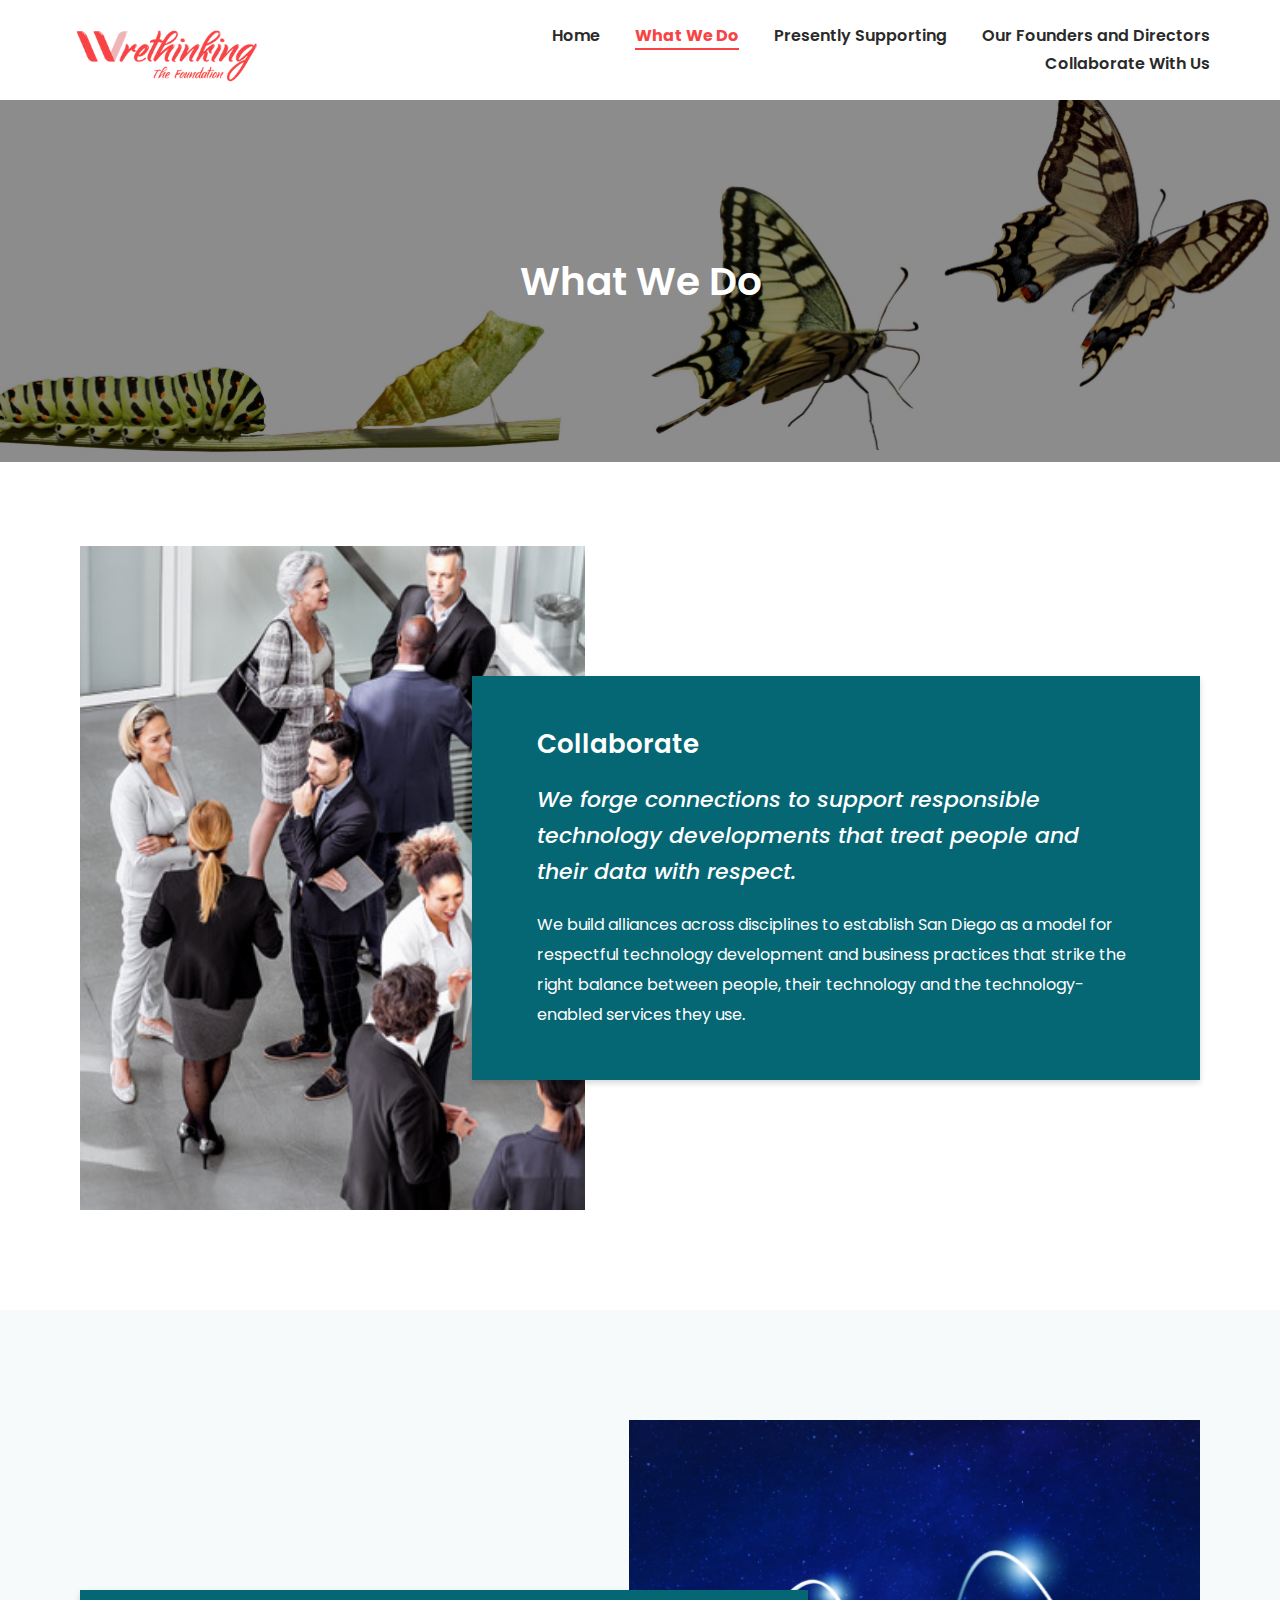
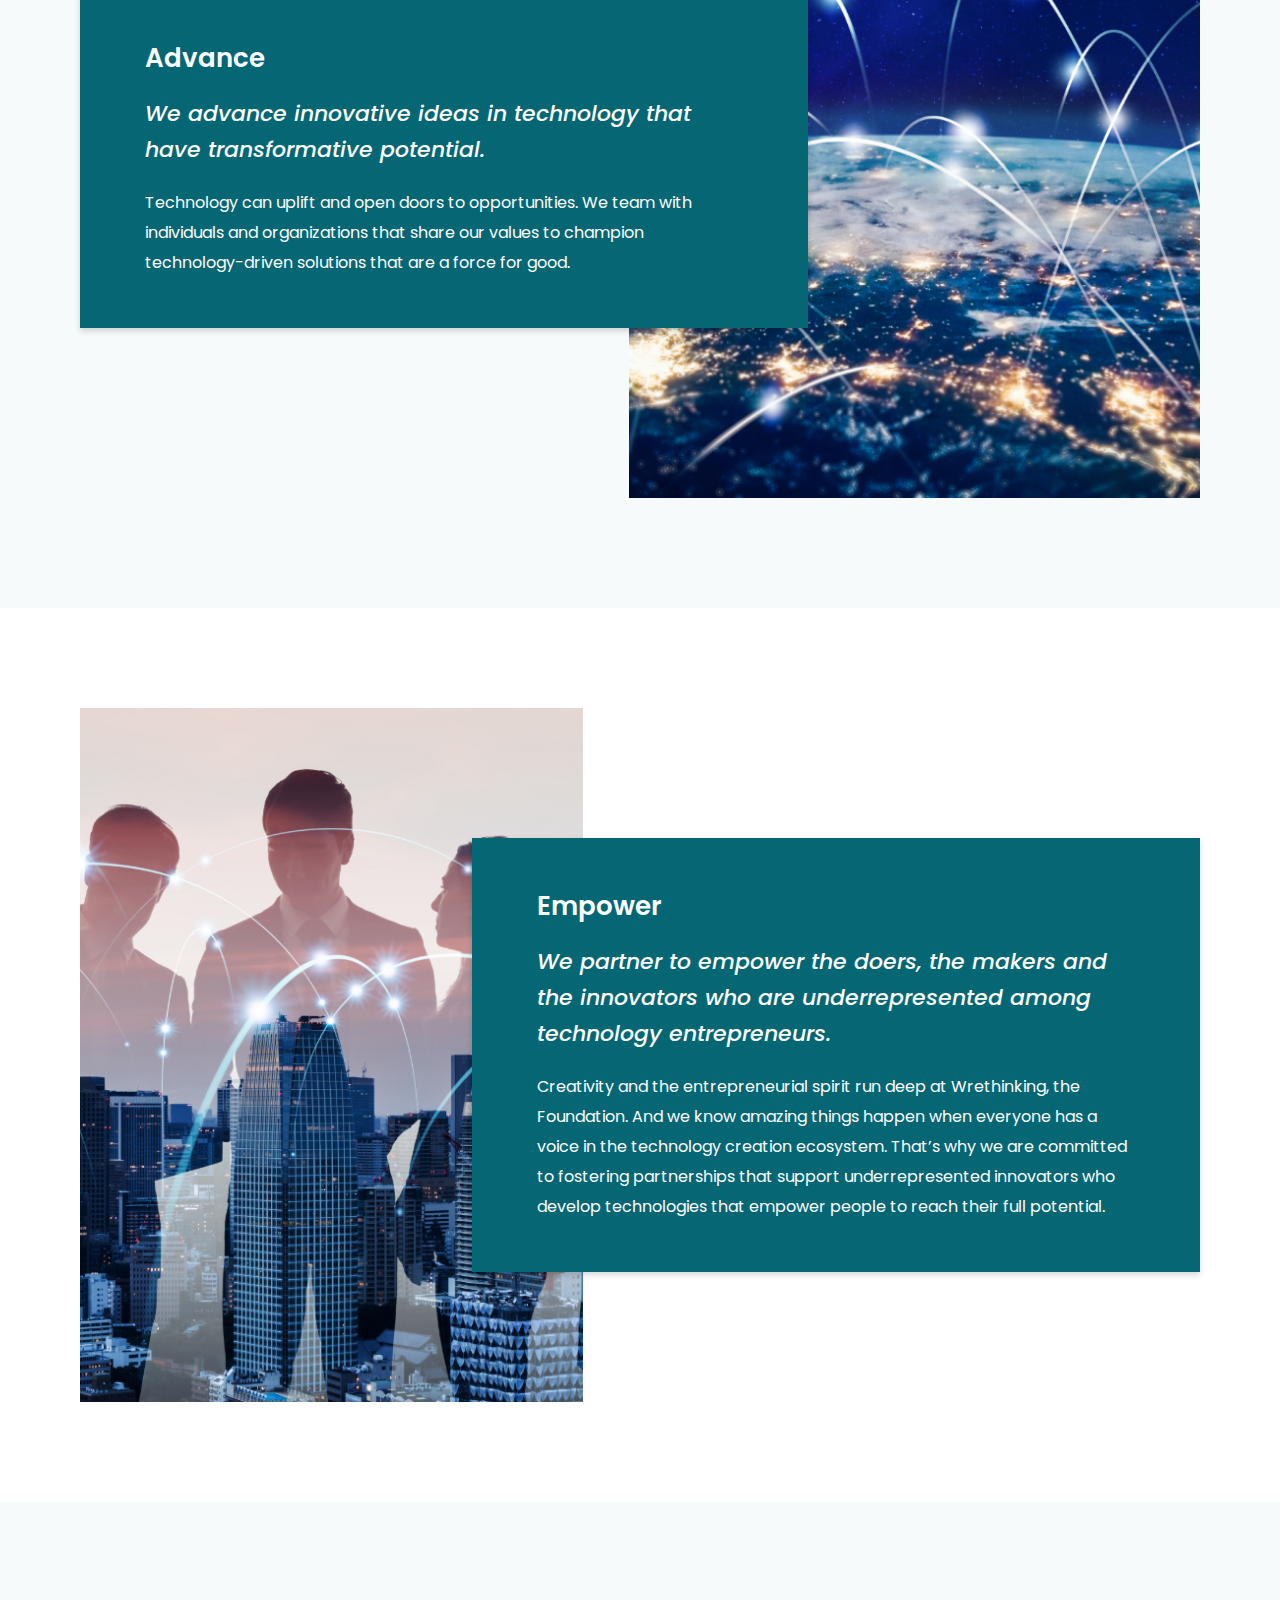
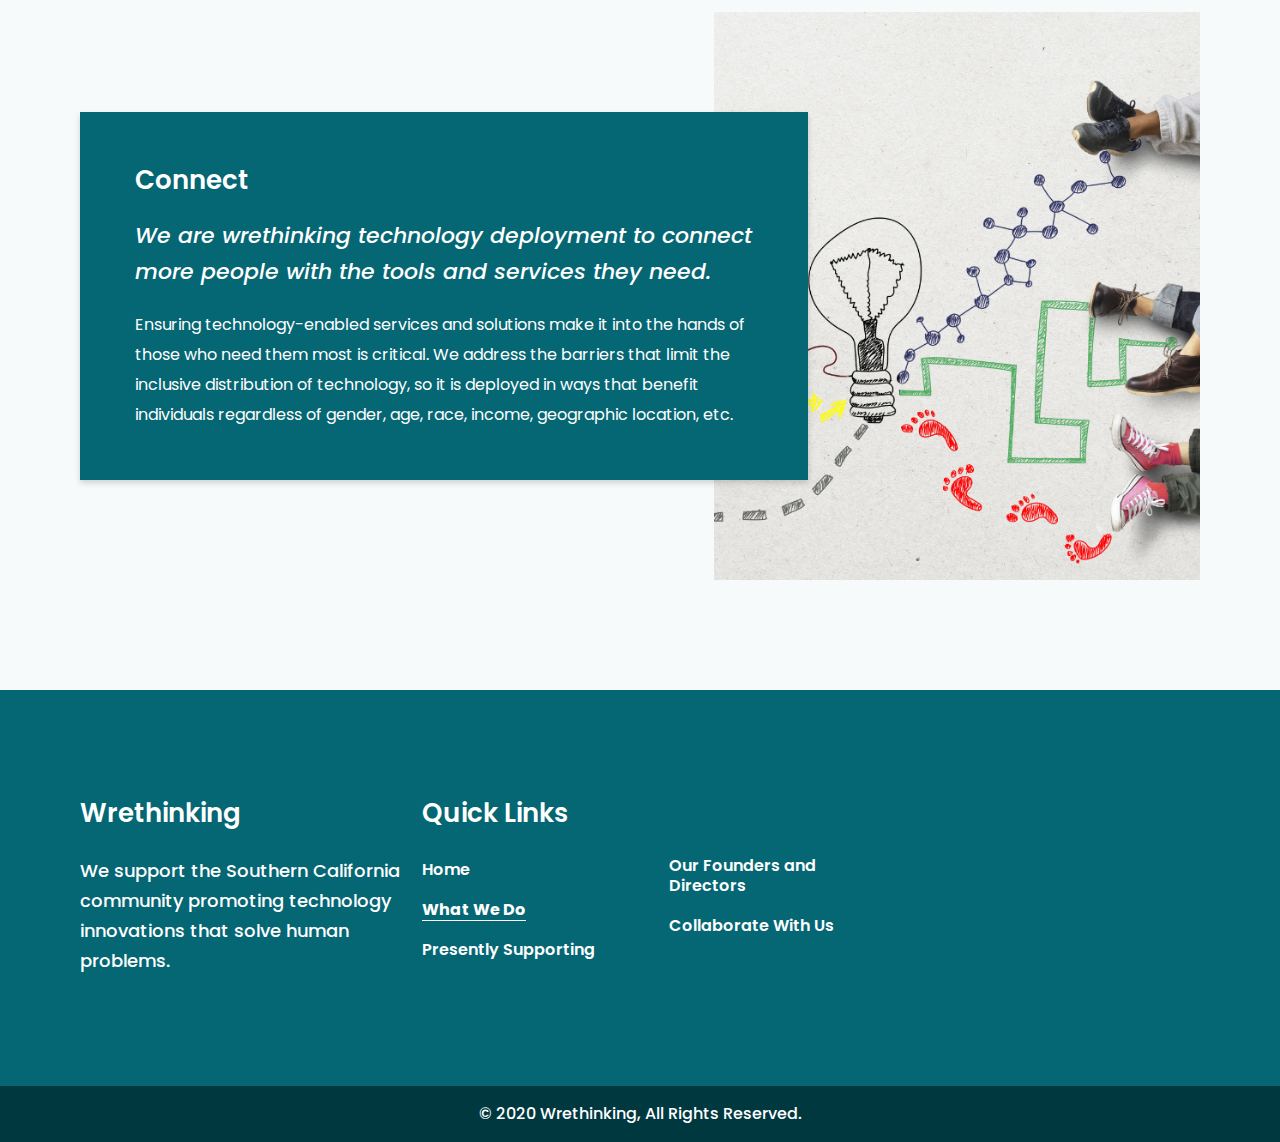
<file: what-we-do.html>
<!DOCTYPE html>
<html lang="en-US">
<head>
	<meta charset="UTF-8">
	<meta name="viewport" content="width=device-width, initial-scale=1.0, viewport-fit=cover" />		<title>What We Do &#8211; Wrethinking</title>
<meta name='robots' content='max-image-preview:large' />
	<style>img:is([sizes="auto" i], [sizes^="auto," i]) { contain-intrinsic-size: 3000px 1500px }</style>
	<link rel="alternate" type="application/rss+xml" title="Wrethinking &raquo; Feed" href="https://wrethinking.org/feed/" />
<link rel="alternate" type="application/rss+xml" title="Wrethinking &raquo; Comments Feed" href="https://wrethinking.org/comments/feed/" />
<script>
window._wpemojiSettings = {"baseUrl":"https:\/\/s.w.org\/images\/core\/emoji\/16.0.1\/72x72\/","ext":".png","svgUrl":"https:\/\/s.w.org\/images\/core\/emoji\/16.0.1\/svg\/","svgExt":".svg","source":{"concatemoji":"https:\/\/wrethinking.org\/wp-includes\/js\/wp-emoji-release.min.js?ver=6.8.3"}};
/*! This file is auto-generated */
!function(s,n){var o,i,e;function c(e){try{var t={supportTests:e,timestamp:(new Date).valueOf()};sessionStorage.setItem(o,JSON.stringify(t))}catch(e){}}function p(e,t,n){e.clearRect(0,0,e.canvas.width,e.canvas.height),e.fillText(t,0,0);var t=new Uint32Array(e.getImageData(0,0,e.canvas.width,e.canvas.height).data),a=(e.clearRect(0,0,e.canvas.width,e.canvas.height),e.fillText(n,0,0),new Uint32Array(e.getImageData(0,0,e.canvas.width,e.canvas.height).data));return t.every(function(e,t){return e===a[t]})}function u(e,t){e.clearRect(0,0,e.canvas.width,e.canvas.height),e.fillText(t,0,0);for(var n=e.getImageData(16,16,1,1),a=0;a<n.data.length;a++)if(0!==n.data[a])return!1;return!0}function f(e,t,n,a){switch(t){case"flag":return n(e,"\ud83c\udff3\ufe0f\u200d\u26a7\ufe0f","\ud83c\udff3\ufe0f\u200b\u26a7\ufe0f")?!1:!n(e,"\ud83c\udde8\ud83c\uddf6","\ud83c\udde8\u200b\ud83c\uddf6")&&!n(e,"\ud83c\udff4\udb40\udc67\udb40\udc62\udb40\udc65\udb40\udc6e\udb40\udc67\udb40\udc7f","\ud83c\udff4\u200b\udb40\udc67\u200b\udb40\udc62\u200b\udb40\udc65\u200b\udb40\udc6e\u200b\udb40\udc67\u200b\udb40\udc7f");case"emoji":return!a(e,"\ud83e\udedf")}return!1}function g(e,t,n,a){var r="undefined"!=typeof WorkerGlobalScope&&self instanceof WorkerGlobalScope?new OffscreenCanvas(300,150):s.createElement("canvas"),o=r.getContext("2d",{willReadFrequently:!0}),i=(o.textBaseline="top",o.font="600 32px Arial",{});return e.forEach(function(e){i[e]=t(o,e,n,a)}),i}function t(e){var t=s.createElement("script");t.src=e,t.defer=!0,s.head.appendChild(t)}"undefined"!=typeof Promise&&(o="wpEmojiSettingsSupports",i=["flag","emoji"],n.supports={everything:!0,everythingExceptFlag:!0},e=new Promise(function(e){s.addEventListener("DOMContentLoaded",e,{once:!0})}),new Promise(function(t){var n=function(){try{var e=JSON.parse(sessionStorage.getItem(o));if("object"==typeof e&&"number"==typeof e.timestamp&&(new Date).valueOf()<e.timestamp+604800&&"object"==typeof e.supportTests)return e.supportTests}catch(e){}return null}();if(!n){if("undefined"!=typeof Worker&&"undefined"!=typeof OffscreenCanvas&&"undefined"!=typeof URL&&URL.createObjectURL&&"undefined"!=typeof Blob)try{var e="postMessage("+g.toString()+"("+[JSON.stringify(i),f.toString(),p.toString(),u.toString()].join(",")+"));",a=new Blob([e],{type:"text/javascript"}),r=new Worker(URL.createObjectURL(a),{name:"wpTestEmojiSupports"});return void(r.onmessage=function(e){c(n=e.data),r.terminate(),t(n)})}catch(e){}c(n=g(i,f,p,u))}t(n)}).then(function(e){for(var t in e)n.supports[t]=e[t],n.supports.everything=n.supports.everything&&n.supports[t],"flag"!==t&&(n.supports.everythingExceptFlag=n.supports.everythingExceptFlag&&n.supports[t]);n.supports.everythingExceptFlag=n.supports.everythingExceptFlag&&!n.supports.flag,n.DOMReady=!1,n.readyCallback=function(){n.DOMReady=!0}}).then(function(){return e}).then(function(){var e;n.supports.everything||(n.readyCallback(),(e=n.source||{}).concatemoji?t(e.concatemoji):e.wpemoji&&e.twemoji&&(t(e.twemoji),t(e.wpemoji)))}))}((window,document),window._wpemojiSettings);
</script>
<style id='wp-emoji-styles-inline-css'>

	img.wp-smiley, img.emoji {
		display: inline !important;
		border: none !important;
		box-shadow: none !important;
		height: 1em !important;
		width: 1em !important;
		margin: 0 0.07em !important;
		vertical-align: -0.1em !important;
		background: none !important;
		padding: 0 !important;
	}
</style>
<link rel='stylesheet' id='wp-block-library-css' href='public/block-library.min.css' media='all' />
<style id='wp-block-library-theme-inline-css'>
.wp-block-audio :where(figcaption){color:#555;font-size:13px;text-align:center}.is-dark-theme .wp-block-audio :where(figcaption){color:#ffffffa6}.wp-block-audio{margin:0 0 1em}.wp-block-code{border:1px solid #ccc;border-radius:4px;font-family:Menlo,Consolas,monaco,monospace;padding:.8em 1em}.wp-block-embed :where(figcaption){color:#555;font-size:13px;text-align:center}.is-dark-theme .wp-block-embed :where(figcaption){color:#ffffffa6}.wp-block-embed{margin:0 0 1em}.blocks-gallery-caption{color:#555;font-size:13px;text-align:center}.is-dark-theme .blocks-gallery-caption{color:#ffffffa6}:root :where(.wp-block-image figcaption){color:#555;font-size:13px;text-align:center}.is-dark-theme :root :where(.wp-block-image figcaption){color:#ffffffa6}.wp-block-image{margin:0 0 1em}.wp-block-pullquote{border-bottom:4px solid;border-top:4px solid;color:currentColor;margin-bottom:1.75em}.wp-block-pullquote cite,.wp-block-pullquote footer,.wp-block-pullquote__citation{color:currentColor;font-size:.8125em;font-style:normal;text-transform:uppercase}.wp-block-quote{border-left:.25em solid;margin:0 0 1.75em;padding-left:1em}.wp-block-quote cite,.wp-block-quote footer{color:currentColor;font-size:.8125em;font-style:normal;position:relative}.wp-block-quote:where(.has-text-align-right){border-left:none;border-right:.25em solid;padding-left:0;padding-right:1em}.wp-block-quote:where(.has-text-align-center){border:none;padding-left:0}.wp-block-quote.is-large,.wp-block-quote.is-style-large,.wp-block-quote:where(.is-style-plain){border:none}.wp-block-search .wp-block-search__label{font-weight:700}.wp-block-search__button{border:1px solid #ccc;padding:.375em .625em}:where(.wp-block-group.has-background){padding:1.25em 2.375em}.wp-block-separator.has-css-opacity{opacity:.4}.wp-block-separator{border:none;border-bottom:2px solid;margin-left:auto;margin-right:auto}.wp-block-separator.has-alpha-channel-opacity{opacity:1}.wp-block-separator:not(.is-style-wide):not(.is-style-dots){width:100px}.wp-block-separator.has-background:not(.is-style-dots){border-bottom:none;height:1px}.wp-block-separator.has-background:not(.is-style-wide):not(.is-style-dots){height:2px}.wp-block-table{margin:0 0 1em}.wp-block-table td,.wp-block-table th{word-break:normal}.wp-block-table :where(figcaption){color:#555;font-size:13px;text-align:center}.is-dark-theme .wp-block-table :where(figcaption){color:#ffffffa6}.wp-block-video :where(figcaption){color:#555;font-size:13px;text-align:center}.is-dark-theme .wp-block-video :where(figcaption){color:#ffffffa6}.wp-block-video{margin:0 0 1em}:root :where(.wp-block-template-part.has-background){margin-bottom:0;margin-top:0;padding:1.25em 2.375em}
</style>
<style id='classic-theme-styles-inline-css'>
/*! This file is auto-generated */
.wp-block-button__link{color:#fff;background-color:#32373c;border-radius:9999px;box-shadow:none;text-decoration:none;padding:calc(.667em + 2px) calc(1.333em + 2px);font-size:1.125em}.wp-block-file__button{background:#32373c;color:#fff;text-decoration:none}
</style>
<style id='global-styles-inline-css'>
:root{--wp--preset--aspect-ratio--square: 1;--wp--preset--aspect-ratio--4-3: 4/3;--wp--preset--aspect-ratio--3-4: 3/4;--wp--preset--aspect-ratio--3-2: 3/2;--wp--preset--aspect-ratio--2-3: 2/3;--wp--preset--aspect-ratio--16-9: 16/9;--wp--preset--aspect-ratio--9-16: 9/16;--wp--preset--color--black: #000000;--wp--preset--color--cyan-bluish-gray: #abb8c3;--wp--preset--color--white: #FFFFFF;--wp--preset--color--pale-pink: #f78da7;--wp--preset--color--vivid-red: #cf2e2e;--wp--preset--color--luminous-vivid-orange: #ff6900;--wp--preset--color--luminous-vivid-amber: #fcb900;--wp--preset--color--light-green-cyan: #7bdcb5;--wp--preset--color--vivid-green-cyan: #00d084;--wp--preset--color--pale-cyan-blue: #8ed1fc;--wp--preset--color--vivid-cyan-blue: #0693e3;--wp--preset--color--vivid-purple: #9b51e0;--wp--preset--color--dark-gray: #28303D;--wp--preset--color--gray: #39414D;--wp--preset--color--green: #D1E4DD;--wp--preset--color--blue: #D1DFE4;--wp--preset--color--purple: #D1D1E4;--wp--preset--color--red: #E4D1D1;--wp--preset--color--orange: #E4DAD1;--wp--preset--color--yellow: #EEEADD;--wp--preset--gradient--vivid-cyan-blue-to-vivid-purple: linear-gradient(135deg,rgba(6,147,227,1) 0%,rgb(155,81,224) 100%);--wp--preset--gradient--light-green-cyan-to-vivid-green-cyan: linear-gradient(135deg,rgb(122,220,180) 0%,rgb(0,208,130) 100%);--wp--preset--gradient--luminous-vivid-amber-to-luminous-vivid-orange: linear-gradient(135deg,rgba(252,185,0,1) 0%,rgba(255,105,0,1) 100%);--wp--preset--gradient--luminous-vivid-orange-to-vivid-red: linear-gradient(135deg,rgba(255,105,0,1) 0%,rgb(207,46,46) 100%);--wp--preset--gradient--very-light-gray-to-cyan-bluish-gray: linear-gradient(135deg,rgb(238,238,238) 0%,rgb(169,184,195) 100%);--wp--preset--gradient--cool-to-warm-spectrum: linear-gradient(135deg,rgb(74,234,220) 0%,rgb(151,120,209) 20%,rgb(207,42,186) 40%,rgb(238,44,130) 60%,rgb(251,105,98) 80%,rgb(254,248,76) 100%);--wp--preset--gradient--blush-light-purple: linear-gradient(135deg,rgb(255,206,236) 0%,rgb(152,150,240) 100%);--wp--preset--gradient--blush-bordeaux: linear-gradient(135deg,rgb(254,205,165) 0%,rgb(254,45,45) 50%,rgb(107,0,62) 100%);--wp--preset--gradient--luminous-dusk: linear-gradient(135deg,rgb(255,203,112) 0%,rgb(199,81,192) 50%,rgb(65,88,208) 100%);--wp--preset--gradient--pale-ocean: linear-gradient(135deg,rgb(255,245,203) 0%,rgb(182,227,212) 50%,rgb(51,167,181) 100%);--wp--preset--gradient--electric-grass: linear-gradient(135deg,rgb(202,248,128) 0%,rgb(113,206,126) 100%);--wp--preset--gradient--midnight: linear-gradient(135deg,rgb(2,3,129) 0%,rgb(40,116,252) 100%);--wp--preset--gradient--purple-to-yellow: linear-gradient(160deg, #D1D1E4 0%, #EEEADD 100%);--wp--preset--gradient--yellow-to-purple: linear-gradient(160deg, #EEEADD 0%, #D1D1E4 100%);--wp--preset--gradient--green-to-yellow: linear-gradient(160deg, #D1E4DD 0%, #EEEADD 100%);--wp--preset--gradient--yellow-to-green: linear-gradient(160deg, #EEEADD 0%, #D1E4DD 100%);--wp--preset--gradient--red-to-yellow: linear-gradient(160deg, #E4D1D1 0%, #EEEADD 100%);--wp--preset--gradient--yellow-to-red: linear-gradient(160deg, #EEEADD 0%, #E4D1D1 100%);--wp--preset--gradient--purple-to-red: linear-gradient(160deg, #D1D1E4 0%, #E4D1D1 100%);--wp--preset--gradient--red-to-purple: linear-gradient(160deg, #E4D1D1 0%, #D1D1E4 100%);--wp--preset--font-size--small: 18px;--wp--preset--font-size--medium: 20px;--wp--preset--font-size--large: 24px;--wp--preset--font-size--x-large: 42px;--wp--preset--font-size--extra-small: 16px;--wp--preset--font-size--normal: 20px;--wp--preset--font-size--extra-large: 40px;--wp--preset--font-size--huge: 96px;--wp--preset--font-size--gigantic: 144px;--wp--preset--spacing--20: 0.44rem;--wp--preset--spacing--30: 0.67rem;--wp--preset--spacing--40: 1rem;--wp--preset--spacing--50: 1.5rem;--wp--preset--spacing--60: 2.25rem;--wp--preset--spacing--70: 3.38rem;--wp--preset--spacing--80: 5.06rem;--wp--preset--shadow--natural: 6px 6px 9px rgba(0, 0, 0, 0.2);--wp--preset--shadow--deep: 12px 12px 50px rgba(0, 0, 0, 0.4);--wp--preset--shadow--sharp: 6px 6px 0px rgba(0, 0, 0, 0.2);--wp--preset--shadow--outlined: 6px 6px 0px -3px rgba(255, 255, 255, 1), 6px 6px rgba(0, 0, 0, 1);--wp--preset--shadow--crisp: 6px 6px 0px rgba(0, 0, 0, 1);}:where(.is-layout-flex){gap: 0.5em;}:where(.is-layout-grid){gap: 0.5em;}body .is-layout-flex{display: flex;}.is-layout-flex{flex-wrap: wrap;align-items: center;}.is-layout-flex > :is(*, div){margin: 0;}body .is-layout-grid{display: grid;}.is-layout-grid > :is(*, div){margin: 0;}:where(.wp-block-columns.is-layout-flex){gap: 2em;}:where(.wp-block-columns.is-layout-grid){gap: 2em;}:where(.wp-block-post-template.is-layout-flex){gap: 1.25em;}:where(.wp-block-post-template.is-layout-grid){gap: 1.25em;}.has-black-color{color: var(--wp--preset--color--black) !important;}.has-cyan-bluish-gray-color{color: var(--wp--preset--color--cyan-bluish-gray) !important;}.has-white-color{color: var(--wp--preset--color--white) !important;}.has-pale-pink-color{color: var(--wp--preset--color--pale-pink) !important;}.has-vivid-red-color{color: var(--wp--preset--color--vivid-red) !important;}.has-luminous-vivid-orange-color{color: var(--wp--preset--color--luminous-vivid-orange) !important;}.has-luminous-vivid-amber-color{color: var(--wp--preset--color--luminous-vivid-amber) !important;}.has-light-green-cyan-color{color: var(--wp--preset--color--light-green-cyan) !important;}.has-vivid-green-cyan-color{color: var(--wp--preset--color--vivid-green-cyan) !important;}.has-pale-cyan-blue-color{color: var(--wp--preset--color--pale-cyan-blue) !important;}.has-vivid-cyan-blue-color{color: var(--wp--preset--color--vivid-cyan-blue) !important;}.has-vivid-purple-color{color: var(--wp--preset--color--vivid-purple) !important;}.has-black-background-color{background-color: var(--wp--preset--color--black) !important;}.has-cyan-bluish-gray-background-color{background-color: var(--wp--preset--color--cyan-bluish-gray) !important;}.has-white-background-color{background-color: var(--wp--preset--color--white) !important;}.has-pale-pink-background-color{background-color: var(--wp--preset--color--pale-pink) !important;}.has-vivid-red-background-color{background-color: var(--wp--preset--color--vivid-red) !important;}.has-luminous-vivid-orange-background-color{background-color: var(--wp--preset--color--luminous-vivid-orange) !important;}.has-luminous-vivid-amber-background-color{background-color: var(--wp--preset--color--luminous-vivid-amber) !important;}.has-light-green-cyan-background-color{background-color: var(--wp--preset--color--light-green-cyan) !important;}.has-vivid-green-cyan-background-color{background-color: var(--wp--preset--color--vivid-green-cyan) !important;}.has-pale-cyan-blue-background-color{background-color: var(--wp--preset--color--pale-cyan-blue) !important;}.has-vivid-cyan-blue-background-color{background-color: var(--wp--preset--color--vivid-cyan-blue) !important;}.has-vivid-purple-background-color{background-color: var(--wp--preset--color--vivid-purple) !important;}.has-black-border-color{border-color: var(--wp--preset--color--black) !important;}.has-cyan-bluish-gray-border-color{border-color: var(--wp--preset--color--cyan-bluish-gray) !important;}.has-white-border-color{border-color: var(--wp--preset--color--white) !important;}.has-pale-pink-border-color{border-color: var(--wp--preset--color--pale-pink) !important;}.has-vivid-red-border-color{border-color: var(--wp--preset--color--vivid-red) !important;}.has-luminous-vivid-orange-border-color{border-color: var(--wp--preset--color--luminous-vivid-orange) !important;}.has-luminous-vivid-amber-border-color{border-color: var(--wp--preset--color--luminous-vivid-amber) !important;}.has-light-green-cyan-border-color{border-color: var(--wp--preset--color--light-green-cyan) !important;}.has-vivid-green-cyan-border-color{border-color: var(--wp--preset--color--vivid-green-cyan) !important;}.has-pale-cyan-blue-border-color{border-color: var(--wp--preset--color--pale-cyan-blue) !important;}.has-vivid-cyan-blue-border-color{border-color: var(--wp--preset--color--vivid-cyan-blue) !important;}.has-vivid-purple-border-color{border-color: var(--wp--preset--color--vivid-purple) !important;}.has-vivid-cyan-blue-to-vivid-purple-gradient-background{background: var(--wp--preset--gradient--vivid-cyan-blue-to-vivid-purple) !important;}.has-light-green-cyan-to-vivid-green-cyan-gradient-background{background: var(--wp--preset--gradient--light-green-cyan-to-vivid-green-cyan) !important;}.has-luminous-vivid-amber-to-luminous-vivid-orange-gradient-background{background: var(--wp--preset--gradient--luminous-vivid-amber-to-luminous-vivid-orange) !important;}.has-luminous-vivid-orange-to-vivid-red-gradient-background{background: var(--wp--preset--gradient--luminous-vivid-orange-to-vivid-red) !important;}.has-very-light-gray-to-cyan-bluish-gray-gradient-background{background: var(--wp--preset--gradient--very-light-gray-to-cyan-bluish-gray) !important;}.has-cool-to-warm-spectrum-gradient-background{background: var(--wp--preset--gradient--cool-to-warm-spectrum) !important;}.has-blush-light-purple-gradient-background{background: var(--wp--preset--gradient--blush-light-purple) !important;}.has-blush-bordeaux-gradient-background{background: var(--wp--preset--gradient--blush-bordeaux) !important;}.has-luminous-dusk-gradient-background{background: var(--wp--preset--gradient--luminous-dusk) !important;}.has-pale-ocean-gradient-background{background: var(--wp--preset--gradient--pale-ocean) !important;}.has-electric-grass-gradient-background{background: var(--wp--preset--gradient--electric-grass) !important;}.has-midnight-gradient-background{background: var(--wp--preset--gradient--midnight) !important;}.has-small-font-size{font-size: var(--wp--preset--font-size--small) !important;}.has-medium-font-size{font-size: var(--wp--preset--font-size--medium) !important;}.has-large-font-size{font-size: var(--wp--preset--font-size--large) !important;}.has-x-large-font-size{font-size: var(--wp--preset--font-size--x-large) !important;}
:where(.wp-block-post-template.is-layout-flex){gap: 1.25em;}:where(.wp-block-post-template.is-layout-grid){gap: 1.25em;}
:where(.wp-block-columns.is-layout-flex){gap: 2em;}:where(.wp-block-columns.is-layout-grid){gap: 2em;}
:root :where(.wp-block-pullquote){font-size: 1.5em;line-height: 1.6;}
</style>
<link rel='stylesheet' id='contact-form-7-css' href='public/contact-form-7.css' media='all' />
<style id='contact-form-7-inline-css'>
.wpcf7 .wpcf7-recaptcha iframe {margin-bottom: 0;}.wpcf7 .wpcf7-recaptcha[data-align="center"] > div {margin: 0 auto;}.wpcf7 .wpcf7-recaptcha[data-align="right"] > div {margin: 0 0 0 auto;}
</style>
<link rel='stylesheet' id='twenty-twenty-one-style-css' href='public/style.css' media='all' />
<link rel='stylesheet' id='twenty-twenty-one-print-style-css' >
<link rel='stylesheet' id='elementor-icons-css' href='public/elementor-icons.min.css' media='all' />
<link rel='stylesheet' id='elementor-animations-css' href='public/animations.min.css' media='all' />
<link rel='stylesheet' id='elementor-frontend-legacy-css' href='public/frontend-legacy.min.css' media='all' />
<link rel='stylesheet' id='elementor-frontend-css' href='public/frontend.min.css' media='all' />
<link rel='stylesheet' id='elementor-post-5-css' href='public/elementor/css/post-5.css' media='all' />
<link rel='stylesheet' id='elementor-pro-css' href='public/elementor-pro-frontend.min.css' media='all' />
<link rel='stylesheet' id='font-awesome-5-all-css' href='public/all.min.css' media='all' />
<link rel='stylesheet' id='font-awesome-4-shim-css' href='public/v4-shims.min.css' media='all' />
<link rel='stylesheet' id='elementor-global-css' href='public/elementor/css/global.css' media='all' />
<link rel='stylesheet' id='elementor-post-14-css' href='public/elementor/css/post-14.css' media='all' />
<link rel='stylesheet' id='elementor-post-10-css' href='public/elementor/css/post-10.css' media='all' />
<link rel='stylesheet' id='elementor-post-205-css' href='public/elementor/css/post-205.css' media='all' />
<link rel='stylesheet' id='sccss_style-css' href='public/sccss.css' media='all' />
<link rel='stylesheet' id='google-fonts-1-css' href='https://fonts.googleapis.com/css?family=Roboto%3A100%2C100italic%2C200%2C200italic%2C300%2C300italic%2C400%2C400italic%2C500%2C500italic%2C600%2C600italic%2C700%2C700italic%2C800%2C800italic%2C900%2C900italic%7CRoboto+Slab%3A100%2C100italic%2C200%2C200italic%2C300%2C300italic%2C400%2C400italic%2C500%2C500italic%2C600%2C600italic%2C700%2C700italic%2C800%2C800italic%2C900%2C900italic%7CPoppins%3A100%2C100italic%2C200%2C200italic%2C300%2C300italic%2C400%2C400italic%2C500%2C500italic%2C600%2C600italic%2C700%2C700italic%2C800%2C800italic%2C900%2C900italic%7CMontserrat%3A100%2C100italic%2C200%2C200italic%2C300%2C300italic%2C400%2C400italic%2C500%2C500italic%2C600%2C600italic%2C700%2C700italic%2C800%2C800italic%2C900%2C900italic&#038;ver=6.8.3' media='all' />

<link rel="https://api.w.org/" href="https://wrethinking.org/wp-json/" /><link rel="alternate" title="JSON" type="application/json" href="https://wrethinking.org/wp-json/wp/v2/pages/14" /><link rel="EditURI" type="application/rsd+xml" title="RSD" href="https://wrethinking.org/xmlrpc.php?rsd" />
<link rel="canonical" href="what-we-do.html" />
<link rel='shortlink' href='https://wrethinking.org/?p=14' />
<link rel="alternate" title="oEmbed (JSON)" type="application/json+oembed" href="https://wrethinking.org/wp-json/oembed/1.0/embed?url=https%3A%2F%2Fwrethinking.org%2Fwhat-we-do%2F" />
<link rel="alternate" title="oEmbed (XML)" type="text/xml+oembed" href="https://wrethinking.org/wp-json/oembed/1.0/embed?url=https%3A%2F%2Fwrethinking.org%2Fwhat-we-do%2F&#038;format=xml" />
<style>.recentcomments a{display:inline !important;padding:0 !important;margin:0 !important;}</style><link rel="icon" href="public/2021/04/favicon.ico.png" sizes="32x32" />
<link rel="icon" href="public/2021/04/favicon.ico.png" sizes="192x192" />
<link rel="apple-touch-icon" href="public/2021/04/favicon.ico.png" />
<meta name="msapplication-TileImage" content="public/2021/04/favicon.ico.png" />
</head>
<body class="wp-singular page-template page-template-elementor_header_footer page page-id-14 wp-custom-logo wp-embed-responsive wp-theme-twentytwentyone is-light-theme no-js singular has-main-navigation elementor-default elementor-template-full-width elementor-kit-5 elementor-page elementor-page-14">

		<div data-elementor-type="header" data-elementor-id="10" class="elementor elementor-10 elementor-location-header" data-elementor-settings="[]">
		<div class="elementor-section-wrap">
					<header class="elementor-section elementor-top-section elementor-element elementor-element-72922440 elementor-section-content-middle elementor-section-height-min-height main_header elementor-section-boxed elementor-section-height-default elementor-section-items-middle" data-id="72922440" data-element_type="section" data-settings="{&quot;background_background&quot;:&quot;classic&quot;}">
						<div class="elementor-container elementor-column-gap-no">
							<div class="elementor-row">
					<div class="elementor-column elementor-col-50 elementor-top-column elementor-element elementor-element-75111d7b" data-id="75111d7b" data-element_type="column">
			<div class="elementor-column-wrap elementor-element-populated">
							<div class="elementor-widget-wrap">
						<div class="elementor-element elementor-element-5091713b elementor-widget elementor-widget-theme-site-logo elementor-widget-image" data-id="5091713b" data-element_type="widget" data-widget_type="theme-site-logo.default">
				<div class="elementor-widget-container">
					<div class="elementor-image">
											<a href="index.html">
							<img width="192" height="69" src="public/2020/12/site_logo.png" class="attachment-full size-full" alt="" decoding="async" style="width:100%;height:35.94%;max-width:192px;" />								</a>
											</div>
				</div>
				</div>
						</div>
					</div>
		</div>
				<div class="elementor-column elementor-col-50 elementor-top-column elementor-element elementor-element-388d6769" data-id="388d6769" data-element_type="column">
			<div class="elementor-column-wrap elementor-element-populated">
							<div class="elementor-widget-wrap">
						<div class="elementor-element elementor-element-7ce36838 elementor-nav-menu__align-right elementor-nav-menu--stretch header_nav_menu elementor-nav-menu--indicator-classic elementor-nav-menu--dropdown-tablet elementor-nav-menu__text-align-aside elementor-nav-menu--toggle elementor-nav-menu--burger elementor-widget elementor-widget-nav-menu" data-id="7ce36838" data-element_type="widget" data-settings="{&quot;full_width&quot;:&quot;stretch&quot;,&quot;layout&quot;:&quot;horizontal&quot;,&quot;toggle&quot;:&quot;burger&quot;}" data-widget_type="nav-menu.default">
				<div class="elementor-widget-container">
						<nav role="navigation" class="elementor-nav-menu--main elementor-nav-menu__container elementor-nav-menu--layout-horizontal e--pointer-underline e--animation-fade"><ul id="menu-1-7ce36838" class="elementor-nav-menu"><li class="menu-item menu-item-type-post_type menu-item-object-page menu-item-home menu-item-25"><a href="index.html" class="elementor-item">Home</a></li>
<li class="menu-item menu-item-type-post_type menu-item-object-page current-menu-item page_item page-item-14 current_page_item menu-item-24"><a href="what-we-do.html" aria-current="page" class="elementor-item elementor-item-active">What We Do</a></li>
<li class="menu-item menu-item-type-post_type menu-item-object-page menu-item-23"><a href="presently-supporting.html" class="elementor-item">Presently Supporting</a></li>
<li class="menu-item menu-item-type-post_type menu-item-object-page menu-item-41"><a href="our-founders-and-directors.html" class="elementor-item">Our Founders and Directors</a></li>
<li class="menu-item menu-item-type-post_type menu-item-object-page menu-item-22"><a href="collaborate-with-us.html" class="elementor-item">Collaborate With Us</a></li>
</ul></nav>
					<div class="elementor-menu-toggle" role="button" tabindex="0" aria-label="Menu Toggle" aria-expanded="false">
			<i class="eicon-menu-bar" aria-hidden="true"></i>
			<i class="eicon-close" aria-hidden="true"></i>
			<span class="elementor-screen-only">Menu</span>
		</div>
			<nav class="elementor-nav-menu--dropdown elementor-nav-menu__container" role="navigation" aria-hidden="true"><ul id="menu-2-7ce36838" class="elementor-nav-menu"><li class="menu-item menu-item-type-post_type menu-item-object-page menu-item-home menu-item-25"><a href="index.html" class="elementor-item">Home</a></li>
<li class="menu-item menu-item-type-post_type menu-item-object-page current-menu-item page_item page-item-14 current_page_item menu-item-24"><a href="what-we-do.html" aria-current="page" class="elementor-item elementor-item-active">What We Do</a></li>
<li class="menu-item menu-item-type-post_type menu-item-object-page menu-item-23"><a href="presently-supporting.html" class="elementor-item">Presently Supporting</a></li>
<li class="menu-item menu-item-type-post_type menu-item-object-page menu-item-41"><a href="our-founders-and-directors.html" class="elementor-item">Our Founders and Directors</a></li>
<li class="menu-item menu-item-type-post_type menu-item-object-page menu-item-22"><a href="collaborate-with-us.html" class="elementor-item">Collaborate With Us</a></li>
</ul></nav>
				</div>
				</div>
						</div>
					</div>
		</div>
								</div>
					</div>
		</header>
				</div>
		</div>
				<div data-elementor-type="wp-page" data-elementor-id="14" class="elementor elementor-14" data-elementor-settings="[]">
						<div class="elementor-inner">
							<div class="elementor-section-wrap">
							<section class="elementor-section elementor-top-section elementor-element elementor-element-1d13db2 elementor-section-height-min-height elementor-section-boxed elementor-section-height-default elementor-section-items-middle" data-id="1d13db2" data-element_type="section" data-settings="{&quot;background_background&quot;:&quot;classic&quot;}">
							<div class="elementor-background-overlay"></div>
							<div class="elementor-container elementor-column-gap-default">
							<div class="elementor-row">
					<div class="elementor-column elementor-col-100 elementor-top-column elementor-element elementor-element-2537968" data-id="2537968" data-element_type="column">
			<div class="elementor-column-wrap elementor-element-populated">
							<div class="elementor-widget-wrap">
						<div class="elementor-element elementor-element-5e2c774 elementor-widget elementor-widget-theme-page-title elementor-page-title elementor-widget-heading" data-id="5e2c774" data-element_type="widget" data-widget_type="theme-page-title.default">
				<div class="elementor-widget-container">
			<h1 class="elementor-heading-title elementor-size-default">What We Do</h1>		</div>
				</div>
						</div>
					</div>
		</div>
								</div>
					</div>
		</section>
				<section class="elementor-section elementor-top-section elementor-element elementor-element-6575a38 elementor-section-boxed elementor-section-height-default elementor-section-height-default" data-id="6575a38" data-element_type="section">
						<div class="elementor-container elementor-column-gap-default">
							<div class="elementor-row">
					<div class="elementor-column elementor-col-100 elementor-top-column elementor-element elementor-element-05e6ce0" data-id="05e6ce0" data-element_type="column">
			<div class="elementor-column-wrap elementor-element-populated">
							<div class="elementor-widget-wrap">
						<section class="elementor-section elementor-inner-section elementor-element elementor-element-f759b52 collaborate_section elementor-section-boxed elementor-section-height-default elementor-section-height-default" data-id="f759b52" data-element_type="section" data-settings="{&quot;background_background&quot;:&quot;classic&quot;}">
						<div class="elementor-container elementor-column-gap-default">
							<div class="elementor-row">
					<div class="elementor-column elementor-col-50 elementor-inner-column elementor-element elementor-element-8537cee" data-id="8537cee" data-element_type="column">
			<div class="elementor-column-wrap elementor-element-populated">
							<div class="elementor-widget-wrap">
						<div class="elementor-element elementor-element-0e78eaf elementor-hidden-desktop elementor-hidden-tablet elementor-widget elementor-widget-image" data-id="0e78eaf" data-element_type="widget" data-widget_type="image.default">
				<div class="elementor-widget-container">
					<div class="elementor-image">
										<img fetchpriority="high" decoding="async" width="345" height="408" src="public/2021/02/Collaborate_Img.jpg" class="attachment-full size-full" alt="" srcset="public/2021/02/Collaborate_Img.jpg 345w, public/2021/02/Collaborate_Img-254x300.jpg 254w" sizes="(max-width: 345px) 100vw, 345px" style="width:100%;height:118.26%;max-width:345px;" />											</div>
				</div>
				</div>
						</div>
					</div>
		</div>
				<div class="elementor-column elementor-col-50 elementor-inner-column elementor-element elementor-element-d849f4a" data-id="d849f4a" data-element_type="column" data-settings="{&quot;background_background&quot;:&quot;classic&quot;}">
			<div class="elementor-column-wrap elementor-element-populated">
							<div class="elementor-widget-wrap">
						<div class="elementor-element elementor-element-a8ef6af elementor-widget elementor-widget-heading" data-id="a8ef6af" data-element_type="widget" data-widget_type="heading.default">
				<div class="elementor-widget-container">
			<h4 class="elementor-heading-title elementor-size-default">Collaborate</h4>		</div>
				</div>
				<div class="elementor-element elementor-element-1c62819 elementor-widget elementor-widget-heading" data-id="1c62819" data-element_type="widget" data-widget_type="heading.default">
				<div class="elementor-widget-container">
			<p class="elementor-heading-title elementor-size-default">We forge connections to support responsible technology developments that treat people and their data with respect.</p>		</div>
				</div>
				<div class="elementor-element elementor-element-f100f0d elementor-widget elementor-widget-heading" data-id="f100f0d" data-element_type="widget" data-widget_type="heading.default">
				<div class="elementor-widget-container">
			<p class="elementor-heading-title elementor-size-default">We build alliances across disciplines to establish San Diego as a model for respectful technology development and business practices that strike the right balance between people, their technology and the technology-enabled services they use.</p>		</div>
				</div>
						</div>
					</div>
		</div>
								</div>
					</div>
		</section>
						</div>
					</div>
		</div>
								</div>
					</div>
		</section>
				<section class="elementor-section elementor-top-section elementor-element elementor-element-3a5bce7 elementor-section-boxed elementor-section-height-default elementor-section-height-default" data-id="3a5bce7" data-element_type="section">
							<div class="elementor-background-overlay"></div>
							<div class="elementor-container elementor-column-gap-default">
							<div class="elementor-row">
					<div class="elementor-column elementor-col-100 elementor-top-column elementor-element elementor-element-facf2de" data-id="facf2de" data-element_type="column">
			<div class="elementor-column-wrap elementor-element-populated">
							<div class="elementor-widget-wrap">
						<section class="elementor-section elementor-inner-section elementor-element elementor-element-afbf06d elementor-reverse-mobile elementor-section-boxed elementor-section-height-default elementor-section-height-default" data-id="afbf06d" data-element_type="section" data-settings="{&quot;background_background&quot;:&quot;classic&quot;}">
						<div class="elementor-container elementor-column-gap-default">
							<div class="elementor-row">
					<div class="elementor-column elementor-col-50 elementor-inner-column elementor-element elementor-element-a02ef9e" data-id="a02ef9e" data-element_type="column" data-settings="{&quot;background_background&quot;:&quot;classic&quot;}">
			<div class="elementor-column-wrap elementor-element-populated">
							<div class="elementor-widget-wrap">
						<div class="elementor-element elementor-element-92f34af elementor-widget elementor-widget-heading" data-id="92f34af" data-element_type="widget" data-widget_type="heading.default">
				<div class="elementor-widget-container">
			<h4 class="elementor-heading-title elementor-size-default">Advance</h4>		</div>
				</div>
				<div class="elementor-element elementor-element-616256a elementor-widget elementor-widget-heading" data-id="616256a" data-element_type="widget" data-widget_type="heading.default">
				<div class="elementor-widget-container">
			<p class="elementor-heading-title elementor-size-default">We advance innovative ideas in technology that have transformative potential.</p>		</div>
				</div>
				<div class="elementor-element elementor-element-0e3813f elementor-widget elementor-widget-heading" data-id="0e3813f" data-element_type="widget" data-widget_type="heading.default">
				<div class="elementor-widget-container">
			<p class="elementor-heading-title elementor-size-default">Technology can uplift and open doors to opportunities. We team with individuals and organizations that share our values to champion technology-driven solutions that are a force for good.</p>		</div>
				</div>
						</div>
					</div>
		</div>
				<div class="elementor-column elementor-col-50 elementor-inner-column elementor-element elementor-element-1d9f549" data-id="1d9f549" data-element_type="column">
			<div class="elementor-column-wrap elementor-element-populated">
							<div class="elementor-widget-wrap">
						<div class="elementor-element elementor-element-4bd867f elementor-hidden-desktop elementor-hidden-tablet elementor-widget elementor-widget-image" data-id="4bd867f" data-element_type="widget" data-widget_type="image.default">
				<div class="elementor-widget-container">
					<div class="elementor-image">
										<img decoding="async" width="558" height="662" src="public/2020/12/Group-355.png" class="attachment-full size-full" alt="" srcset="public/2020/12/Group-355.png 558w, public/2020/12/Group-355-253x300.png 253w" sizes="(max-width: 558px) 100vw, 558px" style="width:100%;height:118.64%;max-width:558px;" />											</div>
				</div>
				</div>
						</div>
					</div>
		</div>
								</div>
					</div>
		</section>
						</div>
					</div>
		</div>
								</div>
					</div>
		</section>
				<section class="elementor-section elementor-top-section elementor-element elementor-element-62744b4 elementor-section-boxed elementor-section-height-default elementor-section-height-default" data-id="62744b4" data-element_type="section">
						<div class="elementor-container elementor-column-gap-default">
							<div class="elementor-row">
					<div class="elementor-column elementor-col-100 elementor-top-column elementor-element elementor-element-324ebe7" data-id="324ebe7" data-element_type="column">
			<div class="elementor-column-wrap elementor-element-populated">
							<div class="elementor-widget-wrap">
						<section class="elementor-section elementor-inner-section elementor-element elementor-element-aa4013f elementor-section-boxed elementor-section-height-default elementor-section-height-default" data-id="aa4013f" data-element_type="section" data-settings="{&quot;background_background&quot;:&quot;classic&quot;}">
						<div class="elementor-container elementor-column-gap-default">
							<div class="elementor-row">
					<div class="elementor-column elementor-col-50 elementor-inner-column elementor-element elementor-element-6f08dbe" data-id="6f08dbe" data-element_type="column">
			<div class="elementor-column-wrap elementor-element-populated">
							<div class="elementor-widget-wrap">
						<div class="elementor-element elementor-element-cd53ac1 elementor-hidden-desktop elementor-hidden-tablet elementor-widget elementor-widget-image" data-id="cd53ac1" data-element_type="widget" data-widget_type="image.default">
				<div class="elementor-widget-container">
					<div class="elementor-image">
										<img decoding="async" width="511" height="705" src="public/2020/12/iStock-1169712213.png" class="attachment-full size-full" alt="" srcset="public/2020/12/iStock-1169712213.png 511w, public/2020/12/iStock-1169712213-217x300.png 217w" sizes="(max-width: 511px) 100vw, 511px" style="width:100%;height:137.96%;max-width:511px;" />											</div>
				</div>
				</div>
						</div>
					</div>
		</div>
				<div class="elementor-column elementor-col-50 elementor-inner-column elementor-element elementor-element-71e857a" data-id="71e857a" data-element_type="column" data-settings="{&quot;background_background&quot;:&quot;classic&quot;}">
			<div class="elementor-column-wrap elementor-element-populated">
							<div class="elementor-widget-wrap">
						<div class="elementor-element elementor-element-1bd0254 elementor-widget elementor-widget-heading" data-id="1bd0254" data-element_type="widget" data-widget_type="heading.default">
				<div class="elementor-widget-container">
			<h4 class="elementor-heading-title elementor-size-default">Empower</h4>		</div>
				</div>
				<div class="elementor-element elementor-element-547e4e7 elementor-widget elementor-widget-heading" data-id="547e4e7" data-element_type="widget" data-widget_type="heading.default">
				<div class="elementor-widget-container">
			<p class="elementor-heading-title elementor-size-default">We partner to empower the doers, the makers and the innovators who are underrepresented among technology entrepreneurs.</p>		</div>
				</div>
				<div class="elementor-element elementor-element-47ea701 elementor-widget elementor-widget-heading" data-id="47ea701" data-element_type="widget" data-widget_type="heading.default">
				<div class="elementor-widget-container">
			<p class="elementor-heading-title elementor-size-default">Creativity and the entrepreneurial spirit run deep at Wrethinking, the Foundation. And we know amazing things happen when everyone has a voice in the technology creation ecosystem. That’s why we are committed to fostering partnerships that support underrepresented innovators who develop technologies that empower people to reach their full potential.</p>		</div>
				</div>
						</div>
					</div>
		</div>
								</div>
					</div>
		</section>
						</div>
					</div>
		</div>
								</div>
					</div>
		</section>
				<section class="elementor-section elementor-top-section elementor-element elementor-element-e80f5ee elementor-section-boxed elementor-section-height-default elementor-section-height-default" data-id="e80f5ee" data-element_type="section">
							<div class="elementor-background-overlay"></div>
							<div class="elementor-container elementor-column-gap-default">
							<div class="elementor-row">
					<div class="elementor-column elementor-col-100 elementor-top-column elementor-element elementor-element-1da8d0c" data-id="1da8d0c" data-element_type="column">
			<div class="elementor-column-wrap elementor-element-populated">
							<div class="elementor-widget-wrap">
						<section class="elementor-section elementor-inner-section elementor-element elementor-element-e4c8742 elementor-reverse-mobile connect_section elementor-section-boxed elementor-section-height-default elementor-section-height-default" data-id="e4c8742" data-element_type="section" data-settings="{&quot;background_background&quot;:&quot;classic&quot;}">
						<div class="elementor-container elementor-column-gap-default">
							<div class="elementor-row">
					<div class="elementor-column elementor-col-50 elementor-inner-column elementor-element elementor-element-c20a227" data-id="c20a227" data-element_type="column" data-settings="{&quot;background_background&quot;:&quot;classic&quot;}">
			<div class="elementor-column-wrap elementor-element-populated">
							<div class="elementor-widget-wrap">
						<div class="elementor-element elementor-element-50493ae elementor-widget elementor-widget-heading" data-id="50493ae" data-element_type="widget" data-widget_type="heading.default">
				<div class="elementor-widget-container">
			<h4 class="elementor-heading-title elementor-size-default">Connect</h4>		</div>
				</div>
				<div class="elementor-element elementor-element-df77189 elementor-widget elementor-widget-heading" data-id="df77189" data-element_type="widget" data-widget_type="heading.default">
				<div class="elementor-widget-container">
			<p class="elementor-heading-title elementor-size-default">We are wrethinking technology deployment to connect more people with the tools and services they need.</p>		</div>
				</div>
				<div class="elementor-element elementor-element-752e47f elementor-widget elementor-widget-heading" data-id="752e47f" data-element_type="widget" data-widget_type="heading.default">
				<div class="elementor-widget-container">
			<p class="elementor-heading-title elementor-size-default">Ensuring technology-enabled services and solutions make it into the hands of those who need them most is critical. We address the barriers that limit the inclusive distribution of technology, so it is deployed in ways that benefit individuals regardless of gender, age, race, income, geographic location, etc.</p>		</div>
				</div>
						</div>
					</div>
		</div>
				<div class="elementor-column elementor-col-50 elementor-inner-column elementor-element elementor-element-85c53e5" data-id="85c53e5" data-element_type="column">
			<div class="elementor-column-wrap elementor-element-populated">
							<div class="elementor-widget-wrap">
						<div class="elementor-element elementor-element-02584fe elementor-hidden-desktop elementor-hidden-tablet elementor-widget elementor-widget-image" data-id="02584fe" data-element_type="widget" data-widget_type="image.default">
				<div class="elementor-widget-container">
					<div class="elementor-image">
										<img loading="lazy" decoding="async" width="663" height="662" src="public/2020/12/Group-357.png" class="attachment-full size-full" alt="" srcset="public/2020/12/Group-357.png 663w, public/2020/12/Group-357-300x300.png 300w, public/2020/12/Group-357-150x150.png 150w" sizes="auto, (max-width: 663px) 100vw, 663px" style="width:100%;height:99.85%;max-width:663px;" />											</div>
				</div>
				</div>
						</div>
					</div>
		</div>
								</div>
					</div>
		</section>
						</div>
					</div>
		</div>
								</div>
					</div>
		</section>
						</div>
						</div>
					</div>
				<div data-elementor-type="footer" data-elementor-id="205" class="elementor elementor-205 elementor-location-footer" data-elementor-settings="[]">
		<div class="elementor-section-wrap">
					<section class="elementor-section elementor-top-section elementor-element elementor-element-2a5cb32 site_footer elementor-section-boxed elementor-section-height-default elementor-section-height-default" data-id="2a5cb32" data-element_type="section" data-settings="{&quot;background_background&quot;:&quot;classic&quot;}">
						<div class="elementor-container elementor-column-gap-default">
							<div class="elementor-row">
					<div class="elementor-column elementor-col-33 elementor-top-column elementor-element elementor-element-9f73dc9" data-id="9f73dc9" data-element_type="column">
			<div class="elementor-column-wrap elementor-element-populated">
							<div class="elementor-widget-wrap">
						<div class="elementor-element elementor-element-4ba8f53 elementor-widget elementor-widget-heading" data-id="4ba8f53" data-element_type="widget" data-widget_type="heading.default">
				<div class="elementor-widget-container">
			<h4 class="elementor-heading-title elementor-size-default"><a href="index.html">Wrethinking</a></h4>		</div>
				</div>
				<div class="elementor-element elementor-element-facf5e4 elementor-widget elementor-widget-heading" data-id="facf5e4" data-element_type="widget" data-widget_type="heading.default">
				<div class="elementor-widget-container">
			<p class="elementor-heading-title elementor-size-default">We support the Southern California community promoting technology innovations that solve human problems.</p>		</div>
				</div>
						</div>
					</div>
		</div>
				<div class="elementor-column elementor-col-33 elementor-top-column elementor-element elementor-element-4938804" data-id="4938804" data-element_type="column">
			<div class="elementor-column-wrap elementor-element-populated">
							<div class="elementor-widget-wrap">
						<div class="elementor-element elementor-element-002ff8f elementor-widget elementor-widget-heading" data-id="002ff8f" data-element_type="widget" data-widget_type="heading.default">
				<div class="elementor-widget-container">
			<h4 class="elementor-heading-title elementor-size-default">Quick Links</h4>		</div>
				</div>
				<div class="elementor-element elementor-element-1dc5bc7 footer_links elementor-widget elementor-widget-wp-widget-nav_menu" data-id="1dc5bc7" data-element_type="widget" data-widget_type="wp-widget-nav_menu.default">
				<div class="elementor-widget-container">
			<nav class="menu-footer-menu-container" aria-label="Menu"><ul id="menu-footer-menu" class="menu"><li id="menu-item-210" class="menu-item menu-item-type-post_type menu-item-object-page menu-item-home menu-item-210"><a href="index.html">Home</a></li>
<li id="menu-item-213" class="menu-item menu-item-type-post_type menu-item-object-page current-menu-item page_item page-item-14 current_page_item menu-item-213"><a href="what-we-do.html" aria-current="page">What We Do</a></li>
<li id="menu-item-214" class="menu-item menu-item-type-post_type menu-item-object-page menu-item-214"><a href="presently-supporting.html">Presently Supporting</a></li>
<li id="menu-item-212" class="menu-item menu-item-type-post_type menu-item-object-page menu-item-212"><a href="our-founders-and-directors.html">Our Founders and Directors</a></li>
<li id="menu-item-211" class="menu-item menu-item-type-post_type menu-item-object-page menu-item-211"><a href="collaborate-with-us.html">Collaborate With Us</a></li>
</ul></nav>		</div>
				</div>
						</div>
					</div>
		</div>
								</div>
					</div>
		</section>
				<section class="elementor-section elementor-top-section elementor-element elementor-element-798351b elementor-section-full_width elementor-section-height-default elementor-section-height-default" data-id="798351b" data-element_type="section" data-settings="{&quot;background_background&quot;:&quot;classic&quot;}">
						<div class="elementor-container elementor-column-gap-default">
							<div class="elementor-row">
					<div class="elementor-column elementor-col-100 elementor-top-column elementor-element elementor-element-2836e7b" data-id="2836e7b" data-element_type="column">
			<div class="elementor-column-wrap elementor-element-populated">
							<div class="elementor-widget-wrap">
						<div class="elementor-element elementor-element-2111bb4 elementor-widget elementor-widget-heading" data-id="2111bb4" data-element_type="widget" data-widget_type="heading.default">
				<div class="elementor-widget-container">
			<p class="elementor-heading-title elementor-size-default">© 2020 Wrethinking, All Rights Reserved.</p>		</div>
				</div>
						</div>
					</div>
		</div>
								</div>
					</div>
		</section>
				</div>
		</div>
		
<script type="speculationrules">
{"prefetch":[{"source":"document","where":{"and":[{"href_matches":"\/*"},{"not":{"href_matches":["\/wp-*.php","\/wp-admin\/*","\/wp-content\/uploads\/*","\/wp-content\/*","\/wp-content\/plugins\/*","\/wp-content\/themes\/twentytwentyone\/*","\/*\\?(.+)"]}},{"not":{"selector_matches":"a[rel~=\"nofollow\"]"}},{"not":{"selector_matches":".no-prefetch, .no-prefetch a"}}]},"eagerness":"conservative"}]}
</script>
<script>
jQuery( document ).ready(function() {
jQuery('.wpcf7-form-control-wrap.subject select').find("option:first-child").text('Subject');
});
</script>
<script>document.body.classList.remove("no-js");</script>	<script>
	if ( -1 !== navigator.userAgent.indexOf( 'MSIE' ) || -1 !== navigator.appVersion.indexOf( 'Trident/' ) ) {
		document.body.classList.add( 'is-IE' );
	}
	</script>
	<script src="https://wrethinking.org/wp-includes/js/dist/vendor/wp-polyfill.min.js?ver=3.15.0" id="wp-polyfill-js"></script>
<script id="contact-form-7-js-extra">
var wpcf7 = {"api":{"root":"https:\/\/wrethinking.org\/wp-json\/","namespace":"contact-form-7\/v1"},"cached":"1"};
</script>
<script src="https://wrethinking.org/wp-content/plugins/contact-form-7/includes/js/index.js?ver=5.4.2" id="contact-form-7-js"></script>
<script src="https://wrethinking.org/wp-content/themes/twentytwentyone/assets/js/polyfills.js?ver=1.0" id="twenty-twenty-one-ie11-polyfills-js"></script>
<script src="https://wrethinking.org/wp-content/themes/twentytwentyone/assets/js/primary-navigation.js?ver=1.0" id="twenty-twenty-one-primary-navigation-script-js"></script>
<script src="https://wrethinking.org/wp-content/themes/twentytwentyone/assets/js/responsive-embeds.js?ver=1.0" id="twenty-twenty-one-responsive-embeds-script-js"></script>
<script src="https://wrethinking.org/wp-includes/js/jquery/jquery.min.js?ver=3.7.1" id="jquery-core-js"></script>
<script src="https://wrethinking.org/wp-includes/js/jquery/jquery-migrate.min.js?ver=3.4.1" id="jquery-migrate-js"></script>
<script src="https://wrethinking.org/wp-content/plugins/elementor-pro/assets/lib/smartmenus/jquery.smartmenus.min.js?ver=1.0.1" id="smartmenus-js"></script>
<script src="https://wrethinking.org/wp-content/plugins/elementor/assets/js/webpack.runtime.min.js?ver=3.1.4" id="elementor-webpack-runtime-js"></script>
<script src="https://wrethinking.org/wp-content/plugins/elementor/assets/js/frontend-modules.min.js?ver=3.1.4" id="elementor-frontend-modules-js"></script>
<script src="https://wrethinking.org/wp-content/plugins/elementor-pro/assets/lib/sticky/jquery.sticky.min.js?ver=3.0.8" id="elementor-sticky-js"></script>
<script id="elementor-pro-frontend-js-before">
var ElementorProFrontendConfig = {"ajaxurl":"https:\/\/wrethinking.org\/wp-admin\/admin-ajax.php","nonce":"0573944360","i18n":{"toc_no_headings_found":"No headings were found on this page."},"shareButtonsNetworks":{"facebook":{"title":"Facebook","has_counter":true},"twitter":{"title":"Twitter"},"google":{"title":"Google+","has_counter":true},"linkedin":{"title":"LinkedIn","has_counter":true},"pinterest":{"title":"Pinterest","has_counter":true},"reddit":{"title":"Reddit","has_counter":true},"vk":{"title":"VK","has_counter":true},"odnoklassniki":{"title":"OK","has_counter":true},"tumblr":{"title":"Tumblr"},"digg":{"title":"Digg"},"skype":{"title":"Skype"},"stumbleupon":{"title":"StumbleUpon","has_counter":true},"mix":{"title":"Mix"},"telegram":{"title":"Telegram"},"pocket":{"title":"Pocket","has_counter":true},"xing":{"title":"XING","has_counter":true},"whatsapp":{"title":"WhatsApp"},"email":{"title":"Email"},"print":{"title":"Print"}},"facebook_sdk":{"lang":"en_US","app_id":""},"lottie":{"defaultAnimationUrl":"https:\/\/wrethinking.org\/wp-content\/plugins\/elementor-pro\/modules\/lottie\/assets\/animations\/default.json"}};
</script>
<script src="https://wrethinking.org/wp-content/plugins/elementor-pro/assets/js/frontend.min.js?ver=3.0.8" id="elementor-pro-frontend-js"></script>
<script src="https://wrethinking.org/wp-includes/js/jquery/ui/core.min.js?ver=1.13.3" id="jquery-ui-core-js"></script>
<script src="https://wrethinking.org/wp-content/plugins/elementor/assets/lib/dialog/dialog.min.js?ver=4.8.1" id="elementor-dialog-js"></script>
<script src="https://wrethinking.org/wp-content/plugins/elementor/assets/lib/waypoints/waypoints.min.js?ver=4.0.2" id="elementor-waypoints-js"></script>
<script src="https://wrethinking.org/wp-content/plugins/elementor/assets/lib/share-link/share-link.min.js?ver=3.1.4" id="share-link-js"></script>
<script src="https://wrethinking.org/wp-content/plugins/elementor/assets/lib/swiper/swiper.min.js?ver=5.3.6" id="swiper-js"></script>
<script id="elementor-frontend-js-before">
var elementorFrontendConfig = {"environmentMode":{"edit":false,"wpPreview":false,"isScriptDebug":false,"isImprovedAssetsLoading":false},"i18n":{"shareOnFacebook":"Share on Facebook","shareOnTwitter":"Share on Twitter","pinIt":"Pin it","download":"Download","downloadImage":"Download image","fullscreen":"Fullscreen","zoom":"Zoom","share":"Share","playVideo":"Play Video","previous":"Previous","next":"Next","close":"Close"},"is_rtl":false,"breakpoints":{"xs":0,"sm":480,"md":768,"lg":1025,"xl":1440,"xxl":1600},"version":"3.1.4","is_static":false,"experimentalFeatures":[],"urls":{"assets":"https:\/\/wrethinking.org\/wp-content\/plugins\/elementor\/assets\/"},"settings":{"page":[],"editorPreferences":[]},"kit":{"global_image_lightbox":"yes","lightbox_enable_counter":"yes","lightbox_enable_fullscreen":"yes","lightbox_enable_zoom":"yes","lightbox_enable_share":"yes","lightbox_title_src":"title","lightbox_description_src":"description"},"post":{"id":14,"title":"What%20We%20Do%20%E2%80%93%20Wrethinking","excerpt":"","featuredImage":false}};
</script>
<script src="https://wrethinking.org/wp-content/plugins/elementor/assets/js/frontend.min.js?ver=3.1.4" id="elementor-frontend-js"></script>
<script src="https://wrethinking.org/wp-content/plugins/elementor/assets/js/preloaded-elements-handlers.min.js?ver=3.1.4" id="preloaded-elements-handlers-js"></script>
	<script>
	/(trident|msie)/i.test(navigator.userAgent)&&document.getElementById&&window.addEventListener&&window.addEventListener("hashchange",(function(){var t,e=location.hash.substring(1);/^[A-z0-9_-]+$/.test(e)&&(t=document.getElementById(e))&&(/^(?:a|select|input|button|textarea)$/i.test(t.tagName)||(t.tabIndex=-1),t.focus())}),!1);
	</script>
	
</body>
</html>
</file>
<file: public/contact-form-7.css>
.wpcf7 .screen-reader-response {
	position: absolute;
	overflow: hidden;
	clip: rect(1px, 1px, 1px, 1px);
	height: 1px;
	width: 1px;
	margin: 0;
	padding: 0;
	border: 0;
}

.wpcf7 form .wpcf7-response-output {
	margin: 2em 0.5em 1em;
	padding: 0.2em 1em;
	border: 2px solid #00a0d2; /* Blue */
}

.wpcf7 form.init .wpcf7-response-output,
.wpcf7 form.resetting .wpcf7-response-output,
.wpcf7 form.submitting .wpcf7-response-output {
	display: none;
}

.wpcf7 form.sent .wpcf7-response-output {
	border-color: #46b450; /* Green */
}

.wpcf7 form.failed .wpcf7-response-output,
.wpcf7 form.aborted .wpcf7-response-output {
	border-color: #dc3232; /* Red */
}

.wpcf7 form.spam .wpcf7-response-output {
	border-color: #f56e28; /* Orange */
}

.wpcf7 form.invalid .wpcf7-response-output,
.wpcf7 form.unaccepted .wpcf7-response-output {
	border-color: #ffb900; /* Yellow */
}

.wpcf7-form-control-wrap {
	position: relative;
}

.wpcf7-not-valid-tip {
	color: #dc3232; /* Red */
	font-size: 1em;
	font-weight: normal;
	display: block;
}

.use-floating-validation-tip .wpcf7-not-valid-tip {
	position: relative;
	top: -2ex;
	left: 1em;
	z-index: 100;
	border: 1px solid #dc3232;
	background: #fff;
	padding: .2em .8em;
	width: 24em;
}

.wpcf7-list-item {
	display: inline-block;
	margin: 0 0 0 1em;
}

.wpcf7-list-item-label::before,
.wpcf7-list-item-label::after {
	content: " ";
}

.wpcf7 .ajax-loader {
	visibility: hidden;
	display: inline-block;
	background-color: #23282d; /* Dark Gray 800 */
	opacity: 0.75;
	width: 24px;
	height: 24px;
	border: none;
	border-radius: 100%;
	padding: 0;
	margin: 0 24px;
	position: relative;
}

.wpcf7 form.submitting .ajax-loader {
	visibility: visible;
}

.wpcf7 .ajax-loader::before {
	content: '';
	position: absolute;
	background-color: #fbfbfc; /* Light Gray 100 */
	top: 4px;
	left: 4px;
	width: 6px;
	height: 6px;
	border: none;
	border-radius: 100%;
	transform-origin: 8px 8px;
	animation-name: spin;
	animation-duration: 1000ms;
	animation-timing-function: linear;
	animation-iteration-count: infinite;
}

@media (prefers-reduced-motion: reduce) {
	.wpcf7 .ajax-loader::before {
		animation-name: blink;
		animation-duration: 2000ms;
	}
}

@keyframes spin {
	from {
		transform: rotate(0deg);
	}

	to {
		transform: rotate(360deg);
	}
}

@keyframes blink {
	from {
		opacity: 0;
	}

	50% {
		opacity: 1;
	}

	to {
		opacity: 0;
	}
}

.wpcf7 input[type="file"] {
	cursor: pointer;
}

.wpcf7 input[type="file"]:disabled {
	cursor: default;
}

.wpcf7 .wpcf7-submit:disabled {
	cursor: not-allowed;
}

.wpcf7 input[type="url"],
.wpcf7 input[type="email"],
.wpcf7 input[type="tel"] {
	direction: ltr;
}
</file>
<file: public/style.css>
@charset "UTF-8";

/*
Theme Name: Twenty Twenty-One
Theme URI: https://wordpress.org/themes/twentytwentyone/
Author: the WordPress team
Author URI: https://wordpress.org/
Description: Twenty Twenty-One is a blank canvas for your ideas and it makes the block editor your best brush. With new block patterns, which allow you to create a beautiful layout in a matter of seconds, this theme’s soft colors and eye-catching — yet timeless — design will let your work shine. Take it for a spin! See how Twenty Twenty-One elevates your portfolio, business website, or personal blog.
Requires at least: 5.3
Tested up to: 5.6
Requires PHP: 5.6
Version: 1.0
License: GNU General Public License v2 or later
License URI: http://www.gnu.org/licenses/gpl-2.0.html
Text Domain: twentytwentyone
Tags: one-column, accessibility-ready, custom-colors, custom-menu, custom-logo, editor-style, featured-images, footer-widgets, block-patterns, rtl-language-support, sticky-post, threaded-comments, translation-ready

Twenty Twenty-One WordPress Theme, (C) 2020 WordPress.org
Twenty Twenty-One is distributed under the terms of the GNU GPL.
*/

/**
 * SETTINGS
 * File-header..........The file header for the themes style.css file.
 * Fonts................Any font files, if the project needs specific fonts.
 * Global...............Project-specific, globally available variables.
 *
 * TOOLS
 * Functions............Global functions.
 * Mixins...............Global mixins.
 *
 * GENERIC
 * Normalize.css........Normalise browser defaults.
 * Breakpoints..........Mixins and variables for responsive styles
 * Vertical-margins.....Vertical spacing for the main components.
 * Reset................Reset specific elements to make them easier to style in other contexts.
 * Clearings............Clearnings for the main components.
 *
 * ELEMENTS
 * Blockquote...........Default blockquote.
 * Forms................Element-level form styling.
 * Headings.............H1–H6
 * Links................Default links.
 * Lists................Default lists.
 * Media................Images, Figure, Figcaption, Embed, iFrame, Objects, Video.
 *
 * BLOCKS
 * Audio................Specific styles for the audio block.
 * Button...............Specific styles for the button block.
 * Code.................Specific styles for the code block.
 * Collumns.............Specific styles for the collumns block.
 * Cover................Specific styles for the cover block.
 * File.................Specific styles for the file block.
 * Gallery..............Specific styles for the gallery block.
 * Group................Specific styles for the group block.
 * Heading..............Specific styles for the heading block.
 * Image................Specific styles for the image block.
 * Latest comments......Specific styles for the latest comments block.
 * Latest posts.........Specific styles for the latest posts block.
 * Legacy...............Specific styles for the legacy gallery.
 * List.................Specific styles for the list block.
 * Meda text............Specific styles for the media and text block.
 * Navigation...........Specific styles for the navigation block.
 * Paragraph............Specific styles for the paragraph block.
 * Pullquote............Specific styles for the pullquote block.
 * Quote................Specific styles for the quote block.
 * Search...............Specific styles for the search block.
 * Separator............Specific styles for the separator block.
 * Spacer...............Specific styles for the spacer block.
 * Table................Specific styles for the table block.
 * Verse................Specific styles for the verse block.
 * Video................Specific styles for the video block.
 * Utilities............Block alignments.
 *
 * COMPONENTS
 * Header...............Header styles.
 * Footer...............Footer styles.
 * Comments.............Comment styles.
 * Archives.............Archive styles.
 * 404..................404 styles.
 * Search...............Search styles.
 * Navigation...........Navigation styles.
 * Footer Navigation....Footer Navigation styles.
 * Pagination...........Pagination styles.
 * Single...............Single page and post styles.
 * Posts and pages......Misc, sticky post styles.
 * Entry................Entry, author biography.
 * Widget...............Widget styles.
 * Editor...............Editor styles.
 *
 * UTILITIES
 * A11y.................Screen reader text, prefers reduced motion etc.
 * Color Palette........Classes for the color palette colors.
 * Editor Font Sizes....Editor Font Sizes.
 * Measure..............The width of a line of text, in characters.
 */

/* Categories 01 to 03 are the basics. */

/* Variables */
:root {

	/* Font Family */
	--global--font-primary: var(--font-headings, -apple-system, BlinkMacSystemFont, "Segoe UI", Roboto, Oxygen-Sans, Ubuntu, Cantarell, "Helvetica Neue", sans-serif);
	--global--font-secondary: var(--font-base, -apple-system, BlinkMacSystemFont, "Segoe UI", Roboto, Oxygen-Sans, Ubuntu, Cantarell, "Helvetica Neue", sans-serif);

	/* Font Size */
	--global--font-size-base: 1.25rem;
	--global--font-size-xs: 1rem;
	--global--font-size-sm: 1.125rem;
	--global--font-size-md: 1.25rem;
	--global--font-size-lg: 1.5rem;
	--global--font-size-xl: 2.25rem;
	--global--font-size-xxl: 4rem;
	--global--font-size-xxxl: 5rem;
	--global--font-size-page-title: var(--global--font-size-xxl);
	--global--letter-spacing: normal;

	/* Line Height */
	--global--line-height-body: 1.7;
	--global--line-height-heading: 1.3;
	--global--line-height-page-title: 1.1;

	/* Headings */
	--heading--font-family: var(--global--font-primary);
	--heading--font-size-h6: var(--global--font-size-xs);
	--heading--font-size-h5: var(--global--font-size-sm);
	--heading--font-size-h4: var(--global--font-size-lg);
	--heading--font-size-h3: calc(1.25 * var(--global--font-size-lg));
	--heading--font-size-h2: var(--global--font-size-xl);
	--heading--font-size-h1: var(--global--font-size-page-title);
	--heading--letter-spacing-h6: 0.05em;
	--heading--letter-spacing-h5: 0.05em;
	--heading--letter-spacing-h4: var(--global--letter-spacing);
	--heading--letter-spacing-h3: var(--global--letter-spacing);
	--heading--letter-spacing-h2: var(--global--letter-spacing);
	--heading--letter-spacing-h1: var(--global--letter-spacing);
	--heading--line-height-h6: var(--global--line-height-heading);
	--heading--line-height-h5: var(--global--line-height-heading);
	--heading--line-height-h4: var(--global--line-height-heading);
	--heading--line-height-h3: var(--global--line-height-heading);
	--heading--line-height-h2: var(--global--line-height-heading);
	--heading--line-height-h1: var(--global--line-height-page-title);
	--heading--font-weight: normal;
	--heading--font-weight-page-title: 300;
	--heading--font-weight-strong: 600;

	/* Block: Latest posts */
	--latest-posts--title-font-family: var(--heading--font-family);
	--latest-posts--title-font-size: var(--heading--font-size-h3);
	--latest-posts--description-font-family: var(--global--font-secondary);
	--latest-posts--description-font-size: var(--global--font-size-sm);
	--list--font-family: var(--global--font-secondary);
	--definition-term--font-family: var(--global--font-primary);

	/* Colors */
	--global--color-black: #000;
	--global--color-dark-gray: #28303d;
	--global--color-gray: #39414d;
	--global--color-light-gray: #f0f0f0;
	--global--color-green: #d1e4dd;
	--global--color-blue: #d1dfe4;
	--global--color-purple: #d1d1e4;
	--global--color-red: #e4d1d1;
	--global--color-orange: #e4dad1;
	--global--color-yellow: #eeeadd;
	--global--color-white: #fff;
	--global--color-white-50: rgba(255, 255, 255, 0.5);
	--global--color-white-90: rgba(255, 255, 255, 0.9);
	--global--color-primary: var(--global--color-dark-gray);

	/* Body text color, site title, footer text color. */
	--global--color-secondary: var(--global--color-gray);

	/* Headings */
	--global--color-primary-hover: var(--global--color-primary);
	--global--color-background: var(--global--color-green);

	/* Mint, default body background */
	--global--color-border: var(--global--color-primary);

	/* Used for borders (separators) */

	/* Spacing */
	--global--spacing-unit: 20px;
	--global--spacing-measure: unset;
	--global--spacing-horizontal: 25px;
	--global--spacing-vertical: 30px;

	/* Elevation */
	--global--elevation: 1px 1px 3px 0 rgba(0, 0, 0, 0.2);

	/* Forms */
	--form--font-family: var(--global--font-secondary);
	--form--font-size: var(--global--font-size-sm);
	--form--line-height: var(--global--line-height-body);
	--form--color-text: var(--global--color-dark-gray);
	--form--color-ranged: var(--global--color-secondary);
	--form--label-weight: 500;
	--form--border-color: var(--global--color-secondary);
	--form--border-width: 3px;
	--form--border-radius: 0;
	--form--spacing-unit: calc(0.5 * var(--global--spacing-unit));

	/* Cover block */
	--cover--height: calc(15 * var(--global--spacing-vertical));
	--cover--color-foreground: var(--global--color-white);
	--cover--color-background: var(--global--color-black);

	/* Buttons */
	--button--color-text: var(--global--color-background);
	--button--color-text-hover: var(--global--color-secondary);
	--button--color-text-active: var(--global--color-secondary);
	--button--color-background: var(--global--color-secondary);
	--button--color-background-active: var(--global--color-background);
	--button--font-family: var(--global--font-primary);
	--button--font-size: var(--global--font-size-base);
	--button--font-weight: 500;
	--button--line-height: 1.5;
	--button--border-width: 3px;
	--button--border-radius: 0;
	--button--padding-vertical: 15px;
	--button--padding-horizontal: calc(2 * var(--button--padding-vertical));

	/* entry */
	--entry-header--color: var(--global--color-primary);
	--entry-header--color-link: currentColor;
	--entry-header--color-hover: var(--global--color-primary-hover);
	--entry-header--color-focus: var(--global--color-secondary);
	--entry-header--font-size: var(--heading--font-size-h2);
	--entry-content--font-family: var(--global--font-secondary);
	--entry-author-bio--font-family: var(--heading--font-family);
	--entry-author-bio--font-size: var(--heading--font-size-h4);

	/* Header */
	--branding--color-text: var(--global--color-primary);
	--branding--color-link: var(--global--color-primary);
	--branding--color-link-hover: var(--global--color-secondary);
	--branding--title--font-family: var(--global--font-primary);
	--branding--title--font-size: var(--global--font-size-lg);
	--branding--title--font-size-mobile: var(--heading--font-size-h4);
	--branding--title--font-weight: normal;
	--branding--title--text-transform: uppercase;
	--branding--description--font-family: var(--global--font-secondary);
	--branding--description--font-size: var(--global--font-size-sm);
	--branding--description--font-family: var(--global--font-secondary);
	--branding--logo--max-width: 300px;
	--branding--logo--max-height: 100px;
	--branding--logo--max-width-mobile: 96px;
	--branding--logo--max-height-mobile: 96px;

	/* Main navigation */
	--primary-nav--font-family: var(--global--font-secondary);
	--primary-nav--font-family-mobile: var(--global--font-primary);
	--primary-nav--font-size: var(--global--font-size-md);
	--primary-nav--font-size-sub-menu: var(--global--font-size-xs);
	--primary-nav--font-size-mobile: var(--global--font-size-sm);
	--primary-nav--font-size-sub-menu-mobile: var(--global--font-size-sm);
	--primary-nav--font-size-button: var(--global--font-size-xs);
	--primary-nav--font-style: normal;
	--primary-nav--font-style-sub-menu-mobile: normal;
	--primary-nav--font-weight: normal;
	--primary-nav--font-weight-button: 500;
	--primary-nav--color-link: var(--global--color-primary);
	--primary-nav--color-link-hover: var(--global--color-primary-hover);
	--primary-nav--color-text: var(--global--color-primary);
	--primary-nav--padding: calc(0.66 * var(--global--spacing-unit));
	--primary-nav--border-color: var(--global--color-primary);

	/* Pagination */
	--pagination--color-text: var(--global--color-primary);
	--pagination--color-link-hover: var(--global--color-primary-hover);
	--pagination--font-family: var(--global--font-secondary);
	--pagination--font-size: var(--global--font-size-lg);
	--pagination--font-weight: normal;
	--pagination--font-weight-strong: 600;

	/* Footer */
	--footer--color-text: var(--global--color-primary);
	--footer--color-link: var(--global--color-primary);
	--footer--color-link-hover: var(--global--color-primary-hover);
	--footer--font-family: var(--global--font-primary);
	--footer--font-size: var(--global--font-size-sm);

	/* Block: Pull quote */
	--pullquote--font-family: var(--global--font-primary);
	--pullquote--font-size: var(--heading--font-size-h3);
	--pullquote--font-style: normal;
	--pullquote--letter-spacing: var(--heading--letter-spacing-h4);
	--pullquote--line-height: var(--global--line-height-heading);
	--pullquote--border-width: 3px;
	--pullquote--border-color: var(--global--color-primary);
	--pullquote--color-foreground: var(--global--color-primary);
	--pullquote--color-background: var(--global--color-background);
	--quote--font-family: var(--global--font-secondary);
	--quote--font-size: var(--global--font-size-md);
	--quote--font-size-large: var(--global--font-size-xl);
	--quote--font-style: normal;
	--quote--font-weight: 700;
	--quote--font-weight-strong: bolder;
	--quote--font-style-large: normal;
	--quote--font-style-cite: normal;
	--quote--line-height: var(--global--line-height-body);
	--quote--line-height-large: 1.35;
	--separator--border-color: var(--global--color-border);
	--separator--height: 1px;

	/* Block: Table */
	--table--stripes-border-color: var(--global--color-light-gray);
	--table--stripes-background-color: var(--global--color-light-gray);
	--table--has-background-text-color: var(--global--color-dark-gray);

	/* Widgets */
	--widget--line-height-list: 1.9;
	--widget--line-height-title: 1.4;
	--widget--font-weight-title: 700;
	--widget--spacing-menu: calc(0.66 * var(--global--spacing-unit));

	/* Admin-bar height */
	--global--admin-bar--height: 0;
}

.admin-bar {
	--global--admin-bar--height: 32px;
}
@media only screen and (max-width: 782px) {

	.admin-bar {
		--global--admin-bar--height: 46px;
	}
}

@media only screen and (min-width: 652px) {

	:root {
		--global--font-size-xl: 2.5rem;
		--global--font-size-xxl: 6rem;
		--global--font-size-xxxl: 9rem;
		--heading--font-size-h3: 2rem;
		--heading--font-size-h2: 3rem;
	}
}

/*! normalize.css v8.0.1 | MIT License | github.com/necolas/normalize.css */

/* Document
   ========================================================================== */

/**
 * 1. Correct the line height in all browsers.
 * 2. Prevent adjustments of font size after orientation changes in iOS.
 */
html {
	line-height: 1.15;

	/* 1 */
	-webkit-text-size-adjust: 100%;

	/* 2 */
}

/* Sections
   ========================================================================== */

/**
 * Remove the margin in all browsers.
 */
body {
	margin: 0;
}

/**
 * Render the `main` element consistently in IE.
 */
main {
	display: block;
}

/**
 * Correct the font size and margin on `h1` elements within `section` and
 * `article` contexts in Chrome, Firefox, and Safari.
 */
h1 {
	font-size: 2em;
	margin: 0.67em 0;
}

/* Grouping content
   ========================================================================== */

/**
 * 1. Add the correct box sizing in Firefox.
 * 2. Show the overflow in Edge and IE.
 */
hr {
	box-sizing: content-box;

	/* 1 */
	height: 0;

	/* 1 */
	overflow: visible;

	/* 2 */
}

/**
 * 1. Correct the inheritance and scaling of font size in all browsers.
 * 2. Correct the odd `em` font sizing in all browsers.
 */
pre {
	font-family: monospace;

	/* 1 */
	font-size: 1em;

	/* 2 */
}

/* Text-level semantics
   ========================================================================== */

/**
 * Remove the gray background on active links in IE 10.
 */
a {
	background-color: transparent;
	text-decoration-thickness: 1px;
}

/**
 * 1. Remove the bottom border in Chrome 57-
 * 2. Add the correct text decoration in Chrome, Edge, IE, Opera, and Safari.
 */
abbr[title] {
	border-bottom: none;

	/* 1 */
	text-decoration: underline;

	/* 2 */
	text-decoration-style: dotted;

	/* 2 */
}

/**
 * Add the correct font weight in Chrome, Edge, and Safari.
 */
b,
strong {
	font-weight: bolder;
}

/**
 * 1. Correct the inheritance and scaling of font size in all browsers.
 * 2. Correct the odd `em` font sizing in all browsers.
 */
code,
kbd,
samp {
	font-family: monospace;

	/* 1 */
	font-size: 1em;

	/* 2 */
}

/**
 * Add the correct font size in all browsers.
 */
small {
	font-size: 80%;
}

/**
 * Prevent `sub` and `sup` elements from affecting the line height in
 * all browsers.
 */
sub,
sup {
	font-size: 75%;
	line-height: 0;
	position: relative;
	vertical-align: baseline;
}

sub {
	bottom: -0.25em;
}

sup {
	top: -0.5em;
}

/* Embedded content
   ========================================================================== */

/**
 * Remove the border on images inside links in IE 10.
 */
img {
	border-style: none;
}

/* Forms
   ========================================================================== */

/**
 * 1. Change the font styles in all browsers.
 * 2. Remove the margin in Firefox and Safari.
 */
button,
input,
optgroup,
select,
textarea {
	font-family: inherit;

	/* 1 */
	font-size: 100%;

	/* 1 */
	line-height: 1.15;

	/* 1 */
	margin: 0;

	/* 2 */
}

/**
 * Show the overflow in IE.
 * 1. Show the overflow in Edge.
 */
button,
input {

	/* 1 */
	overflow: visible;
}

/**
 * Remove the inheritance of text transform in Edge, Firefox, and IE.
 * 1. Remove the inheritance of text transform in Firefox.
 */
button,
select {

	/* 1 */
	text-transform: none;
}

/**
 * Correct the inability to style clickable types in iOS and Safari.
 */
button,
[type=button],
[type=reset],
[type=submit] {
	-webkit-appearance: button;
}

/**
 * Remove the inner border and padding in Firefox.
 */
button::-moz-focus-inner,
[type=button]::-moz-focus-inner,
[type=reset]::-moz-focus-inner,
[type=submit]::-moz-focus-inner {
	border-style: none;
	padding: 0;
}

/**
 * Restore the focus styles unset by the previous rule.
 */
button:-moz-focusring,
[type=button]:-moz-focusring,
[type=reset]:-moz-focusring,
[type=submit]:-moz-focusring {
	outline: 1px dotted ButtonText;
}

/**
 * Correct the padding in Firefox.
 */
fieldset {
	padding: 0.35em 0.75em 0.625em;
}

/**
 * 1. Correct the text wrapping in Edge and IE.
 * 2. Correct the color inheritance from `fieldset` elements in IE.
 * 3. Remove the padding so developers are not caught out when they zero out
 *    `fieldset` elements in all browsers.
 */
legend {
	box-sizing: border-box;

	/* 1 */
	color: inherit;

	/* 2 */
	display: table;

	/* 1 */
	max-width: 100%;

	/* 1 */
	padding: 0;

	/* 3 */
	white-space: normal;

	/* 1 */
}

/**
 * Add the correct vertical alignment in Chrome, Firefox, and Opera.
 */
progress {
	vertical-align: baseline;
}

/**
 * Remove the default vertical scrollbar in IE 10+.
 */
textarea {
	overflow: auto;
}

/**
 * 1. Add the correct box sizing in IE 10.
 * 2. Remove the padding in IE 10.
 */
[type=checkbox],
[type=radio] {
	box-sizing: border-box;

	/* 1 */
	padding: 0;

	/* 2 */
}

/**
 * Correct the cursor style of increment and decrement buttons in Chrome.
 */
[type=number]::-webkit-inner-spin-button,
[type=number]::-webkit-outer-spin-button {
	height: auto;
}

/**
 * 1. Correct the odd appearance in Chrome and Safari.
 * 2. Correct the outline style in Safari.
 */
[type=search] {
	-webkit-appearance: textfield;

	/* 1 */
	outline-offset: -2px;

	/* 2 */
}

/**
 * Remove the inner padding in Chrome and Safari on macOS.
 */
[type=search]::-webkit-search-decoration {
	-webkit-appearance: none;
}

/**
 * 1. Correct the inability to style clickable types in iOS and Safari.
 * 2. Change font properties to `inherit` in Safari.
 */
::-webkit-file-upload-button {
	-webkit-appearance: button;

	/* 1 */
	font: inherit;

	/* 2 */
}

/* Interactive
   ========================================================================== */

/*
 * Add the correct display in Edge, IE 10+, and Firefox.
 */
details {
	display: block;
}

/*
 * Add the correct display in all browsers.
 */
summary {
	display: list-item;
}

/* Misc
   ========================================================================== */

/**
 * Add the correct display in IE 10+.
 */
template {
	display: none;
}

/**
 * Add the correct display in IE 10.
 */
[hidden] {
	display: none;
}

/**
 * Repsonsive Styles
 */

/**
 * Required Variables
 */

/**
 * Root Media Query Variables
 */
:root {
	--responsive--spacing-horizontal: calc(2 * var(--global--spacing-horizontal) * 0.6);
	--responsive--aligndefault-width: calc(100vw - var(--responsive--spacing-horizontal));
	--responsive--alignwide-width: calc(100vw - var(--responsive--spacing-horizontal));
	--responsive--alignfull-width: 100%;
	--responsive--alignright-margin: var(--global--spacing-horizontal);
	--responsive--alignleft-margin: var(--global--spacing-horizontal);
}

@media only screen and (min-width: 482px) {

	:root {
		--responsive--aligndefault-width: min(calc(100vw - 4 * var(--global--spacing-horizontal)), 610px);
		--responsive--alignwide-width: calc(100vw - 4 * var(--global--spacing-horizontal));
		--responsive--alignright-margin: calc(0.5 * (100vw - var(--responsive--aligndefault-width)));
		--responsive--alignleft-margin: calc(0.5 * (100vw - var(--responsive--aligndefault-width)));
	}
}
@media only screen and (min-width: 822px) {

	:root {
		--responsive--aligndefault-width: min(calc(100vw - 8 * var(--global--spacing-horizontal)), 610px);
		--responsive--alignwide-width: min(calc(100vw - 8 * var(--global--spacing-horizontal)), 1240px);
	}
}

/**
 * Extends
 */
.post-thumbnail,
.entry-content .wp-audio-shortcode,
.entry-content > *:not(.alignwide):not(.alignfull):not(.alignleft):not(.alignright):not(.wp-block-separator):not(.woocommerce),
*[class*=inner-container] > *:not(.entry-content):not(.alignwide):not(.alignfull):not(.alignleft):not(.alignright):not(.wp-block-separator):not(.woocommerce),
.default-max-width {
	max-width: var(--responsive--aligndefault-width);
	margin-left: auto;
	margin-right: auto;
}

.widget-area,
.pagination,
.comments-pagination,
.post-navigation,
.site-footer,
.site-header,
.alignwide,
.wide-max-width {
	max-width: var(--responsive--alignwide-width);
	margin-left: auto;
	margin-right: auto;
}

.alignfull,
.wp-block-group .wp-block-group__inner-container > *.alignfull,
.full-max-width {
	max-width: var(--responsive--alignfull-width);
	width: var(--responsive--alignfull-width);
	margin-left: auto;
	margin-right: auto;
}

@media only screen and (min-width: 482px) {

	.alignfull,
	.full-max-width {
		max-width: var(--responsive--alignfull-width);
		width: auto;
		margin-left: auto;
		margin-right: auto;
	}
}

.entry-header .post-thumbnail,
.singular .post-thumbnail,
.alignfull [class*=inner-container] > .alignwide,
.alignwide [class*=inner-container] > .alignwide {
	margin-left: auto;
	margin-right: auto;
	width: var(--responsive--alignwide-width);
	max-width: var(--responsive--alignfull-width);
}

@media only screen and (min-width: 482px) {

	.entry-content > .alignleft {

		/*rtl:ignore*/
		margin-left: var(--responsive--alignleft-margin);

		/*rtl:ignore*/
		margin-right: var(--global--spacing-horizontal);
	}
}
@media only screen and (min-width: 482px) {

	.entry-content > .alignright {

		/*rtl:ignore*/
		margin-left: var(--global--spacing-horizontal);

		/*rtl:ignore*/
		margin-right: var(--responsive--alignright-margin);
	}
}

/**
 * Site Structure
 *
 * - Set vertical margins and responsive widths on
 *   top-level wrappers and content wrappers
 * - `--global--width-content` is a responsive veriable
 * - See: globals/_global-width-responsive.scss
 */

/**
 * Top Level Wrappers (header, main, footer)
 * - Set vertical padding and horizontal margins
 */
.site-header,
.site-main,
.widget-area,
.site-footer {
	padding-top: var(--global--spacing-vertical);
	padding-bottom: var(--global--spacing-vertical);
	margin-left: auto;
	margin-right: auto;
}

.site-header {
	padding-top: calc(0.75 * var(--global--spacing-vertical));
	padding-bottom: calc(2 * var(--global--spacing-vertical));
}
@media only screen and (min-width: 482px) {

	.site-header {
		padding-bottom: calc(3 * var(--global--spacing-vertical));
	}
}

/**
 * Site-main children wrappers
 * - Add double vertical margins here for clearer heirarchy
 */
.site-main > * {
	margin-top: calc(3 * var(--global--spacing-vertical));
	margin-bottom: calc(3 * var(--global--spacing-vertical));
}

.site-main > *:first-child {
	margin-top: 0;
}

.site-main > *:last-child {
	margin-bottom: 0;
}

/**
 * Set the default maximum responsive content-width
 */

/**
 * Set the wide maximum responsive content-width
 */

/**
 * Set the full maximum responsive content-width
 */

/*
 * Block & non-gutenberg content wrappers
 * - Set margins
 */
.entry-header,
.post-thumbnail,
.entry-content,
.entry-footer,
.author-bio {
	margin-top: var(--global--spacing-vertical);
	margin-right: auto;
	margin-bottom: var(--global--spacing-vertical);
	margin-left: auto;
}

/*
 * Block & non-gutenberg content wrapper children
 * - Sets spacing-vertical margin logic
 */
.site-main > article > *,
.site-main > .not-found > *,
.entry-content > *,
[class*=inner-container] > *,
.wp-block-template-part > * {
	margin-top: calc(0.666 * var(--global--spacing-vertical));
	margin-bottom: calc(0.666 * var(--global--spacing-vertical));
}
@media only screen and (min-width: 482px) {

	.site-main > article > *,
	.site-main > .not-found > *,
	.entry-content > *,
	[class*=inner-container] > *,
	.wp-block-template-part > * {
		margin-top: var(--global--spacing-vertical);
		margin-bottom: var(--global--spacing-vertical);
	}
}

.site-main > article > *:first-child,
.site-main > .not-found > *:first-child,
.entry-content > *:first-child,
[class*=inner-container] > *:first-child,
.wp-block-template-part > *:first-child {
	margin-top: 0;
}

.site-main > article > *:last-child,
.site-main > .not-found > *:last-child,
.entry-content > *:last-child,
[class*=inner-container] > *:last-child,
.wp-block-template-part > *:last-child {
	margin-bottom: 0;
}

.site-footer > *,
.widget-area > * {
	margin-top: calc(0.666 * var(--global--spacing-vertical));
	margin-bottom: calc(0.666 * var(--global--spacing-vertical));
}
@media only screen and (min-width: 482px) {

	.site-footer > *,
	.widget-area > * {
		margin-top: var(--global--spacing-vertical);
		margin-bottom: var(--global--spacing-vertical);
	}
}

/*
 * Block & non-gutenberg content wrapper children
 * - Sets spacing-unit margins
 */
.entry-header > *,
.post-thumbnail > *,
.page-content > *,
.comment-content > *,
.widget > * {
	margin-top: var(--global--spacing-unit);
	margin-bottom: var(--global--spacing-unit);
}

.entry-header > *:first-child,
.post-thumbnail > *:first-child,
.page-content > *:first-child,
.comment-content > *:first-child,
.widget > *:first-child {
	margin-top: 0;
}

.entry-header > *:last-child,
.post-thumbnail > *:last-child,
.page-content > *:last-child,
.comment-content > *:last-child,
.widget > *:last-child {
	margin-bottom: 0;
}

/*
 * .entry-content children specific controls
 * - Adds special margin overrides for alignment utility classes
 */
.entry-content > * {

	/* Reset alignleft and alignright margins after alignfull */
}

.entry-content > *.alignleft,
.entry-content > *.alignright,
.entry-content > *.alignleft:first-child + *,
.entry-content > *.alignright:first-child + *,
.entry-content > *.alignfull.has-background {
	margin-top: 0;
}

.entry-content > *:last-child,
.entry-content > *.alignfull.has-background {
	margin-bottom: 0;
}

.entry-content > *.alignfull + .alignleft,
.entry-content > *.alignfull + .alignright {
	margin-top: var(--global--spacing-vertical);
}

/**
 * Reset specific elements to make them easier to style in other contexts.
 */
html,
body,
p,
ol,
ul,
li,
dl,
dt,
dd,
blockquote,
figure,
fieldset,
form,
legend,
textarea,
pre,
iframe,
hr,
h1,
h2,
h3,
h4,
h5,
h6 {
	padding: 0;
	margin: 0;
	-moz-osx-font-smoothing: grayscale;
	-webkit-font-smoothing: antialiased;
}

/**
 * Apply generic border-box to all elements.
 * See:
 * https://css-tricks.com/inheriting-box-sizing-probably-slightly-better-best-practice/
 */
html {

	/* Apply border-box across the entire page. */
	box-sizing: border-box;
	font-family: var(--global--font-secondary);
	line-height: var(--global--line-height-body);
}

/**
 * Relax the definition a bit, to allow components to override it manually.
 */
*,
*::before,
*::after {
	box-sizing: inherit;
}

body {
	font-size: var(--global--font-size-base);
	font-weight: normal;
	color: var(--global--color-primary);
	text-align: left;
	background-color: var(--global--color-background);
}

button {
	cursor: pointer;
}

.clear:before,
.clear:after,
.entry-content:before,
.entry-content:after,
.comment-content:before,
.comment-content:after,
.site-header:before,
.site-header:after,
.site-content:before,
.site-content:after,
.site-footer:before,
.site-footer:after {
	content: "";
	display: table;
	table-layout: fixed;
}

.clear:after,
.entry-content:after,
.comment-content:after,
.site-header:after,
.site-content:after,
.site-footer:after {
	clear: both;
}

/* Category 04 can contain any default HTML element. Do not add classes here, just give the elements some basic styles. */
blockquote {
	padding: 0;
	position: relative;
	margin: var(--global--spacing-vertical) 0 var(--global--spacing-vertical) var(--global--spacing-horizontal);
}

blockquote > * {
	margin-top: var(--global--spacing-unit);
	margin-bottom: var(--global--spacing-unit);
}

blockquote > *:first-child {
	margin-top: 0;
}

blockquote > *:last-child {
	margin-bottom: 0;
}

blockquote p {
	letter-spacing: var(--heading--letter-spacing-h4);
	font-family: var(--quote--font-family);
	font-size: var(--quote--font-size);
	font-style: var(--quote--font-style);
	font-weight: var(--quote--font-weight);
	line-height: var(--quote--line-height);
}

blockquote cite,
blockquote footer {
	font-weight: normal;
	color: var(--global--color-primary);
	font-size: var(--global--font-size-xs);
	letter-spacing: var(--global--letter-spacing);
}

blockquote.alignleft,
blockquote.alignright {
	padding-left: inherit;
}

blockquote.alignleft p,
blockquote.alignright p {
	font-size: var(--heading--font-size-h5);
	max-width: inherit;
	width: inherit;
}

blockquote.alignleft cite,
blockquote.alignleft footer,
blockquote.alignright cite,
blockquote.alignright footer {
	font-size: var(--global--font-size-xs);
	letter-spacing: var(--global--letter-spacing);
}

blockquote strong {
	font-weight: var(--quote--font-weight-strong);
}

blockquote:before {
	content: "“";
	font-size: var(--quote--font-size);
	line-height: var(--quote--line-height);
	position: absolute;
	left: calc(-0.5 * var(--global--spacing-horizontal));
}

blockquote .wp-block-quote__citation,
blockquote cite,
blockquote footer {
	color: var(--global--color-primary);
	font-size: var(--global--font-size-xs);
	font-style: var(--quote--font-style-cite);
}
@media only screen and (max-width: 481px) {

	blockquote {
		padding-left: calc(0.5 * var(--global--spacing-horizontal));
	}

	blockquote:before {
		left: 0;
	}
}

input[type=text],
input[type=email],
input[type=url],
input[type=password],
input[type=search],
input[type=number],
input[type=tel],
input[type=date],
input[type=month],
input[type=week],
input[type=time],
input[type=datetime],
input[type=datetime-local],
input[type=color],
.site textarea {
	border: var(--form--border-width) solid var(--form--border-color);
	border-radius: var(--form--border-radius);
	color: var(--form--color-text);
	line-height: var(--global--line-height-body);
	padding: var(--form--spacing-unit);
	margin: 0 2px;
}

input[type=text]:focus,
input[type=email]:focus,
input[type=url]:focus,
input[type=password]:focus,
input[type=search]:focus,
input[type=number]:focus,
input[type=tel]:focus,
input[type=date]:focus,
input[type=month]:focus,
input[type=week]:focus,
input[type=time]:focus,
input[type=datetime]:focus,
input[type=datetime-local]:focus,
input[type=color]:focus,
.site textarea:focus {
	color: var(--form--color-text);
	outline-offset: 2px;
	outline: 2px dotted var(--form--border-color);
}

input[type=text]:disabled,
input[type=email]:disabled,
input[type=url]:disabled,
input[type=password]:disabled,
input[type=search]:disabled,
input[type=number]:disabled,
input[type=tel]:disabled,
input[type=date]:disabled,
input[type=month]:disabled,
input[type=week]:disabled,
input[type=time]:disabled,
input[type=datetime]:disabled,
input[type=datetime-local]:disabled,
input[type=color]:disabled,
.site textarea:disabled {
	opacity: 0.7;
}

.is-dark-theme input[type=text],
.is-dark-theme input[type=email],
.is-dark-theme input[type=url],
.is-dark-theme input[type=password],
.is-dark-theme input[type=search],
.is-dark-theme input[type=number],
.is-dark-theme input[type=tel],
.is-dark-theme input[type=date],
.is-dark-theme input[type=month],
.is-dark-theme input[type=week],
.is-dark-theme input[type=time],
.is-dark-theme input[type=datetime],
.is-dark-theme input[type=datetime-local],
.is-dark-theme input[type=color],
.is-dark-theme .site textarea {
	background: var(--global--color-white-90);
}

input[type=search]:focus {
	outline-offset: -7px;
}

.is-dark-theme input[type=search]:focus {
	outline-color: var(--global--color-background);
}

input[type=color] {
	padding: calc(var(--form--spacing-unit) / 2);
	height: calc(4 * var(--form--spacing-unit));
}

input[type=email],
input[type=url] {

	/*rtl:ignore*/
	direction: ltr;
}

select {
	border: var(--form--border-width) solid var(--form--border-color);
	color: var(--form--color-text);
	-moz-appearance: none;
	-webkit-appearance: none;
	appearance: none;
	line-height: var(--global--line-height-body);
	padding: var(--form--spacing-unit) calc(3 * var(--form--spacing-unit)) var(--form--spacing-unit) var(--form--spacing-unit);
	background: var(--global--color-white) url("data:image/svg+xml;utf8,<svg xmlns='http://www.w3.org/2000/svg' width='10' height='10' fill='%2328303d'><polygon points='0,0 10,0 5,5'/></svg>") no-repeat;
	background-position: right var(--form--spacing-unit) top 60%;
}

select:focus {
	outline-offset: 2px;
	outline: 2px dotted var(--form--border-color);
}

.is-dark-theme select {
	background: var(--global--color-white-90) url("data:image/svg+xml;utf8,<svg xmlns='http://www.w3.org/2000/svg' width='10' height='10' fill='%2328303d'><polygon points='0,0 10,0 5,5'/></svg>") no-repeat;
	background-position: right var(--form--spacing-unit) top 60%;
}

textarea {
	width: 100%;
}

label {
	font-size: var(--form--font-size);
	font-weight: var(--form--label-weight);
	margin-bottom: calc(var(--global--spacing-vertical) / 3);
}

/**
https://css-tricks.com/custom-styling-form-inputs-with-modern-css-features/
https://codepen.io/aaroniker/pen/ZEYoxEY by Aaron Iker.
License: MIT.
*/
@supports (-webkit-appearance: none) or (-moz-appearance: none) {

	input[type=checkbox],
	input[type=radio] {
		-webkit-appearance: none;
		-moz-appearance: none;
		position: relative;
		width: 25px;
		height: 25px;
		border: var(--form--border-width) solid var(--form--border-color);
		background: var(--global--color-white);
	}

	input[type=checkbox]:disabled,
	input[type=radio]:disabled {
		opacity: 0.7;
	}

	.is-dark-theme input[type=checkbox],
	.is-dark-theme input[type=radio] {
		background: var(--global--color-white-90);
	}

	input[type=checkbox]:focus {
		outline-offset: 2px;
		outline: 2px dotted var(--form--border-color);
	}

	input[type=checkbox]:after {
		content: "";
		opacity: 0;
		display: block;
		left: 5px;
		top: 2px;
		position: absolute;
		width: 7px;
		height: 13px;
		border: 3px solid var(--form--color-text);
		border-top: 0;
		border-left: 0;
		transform: rotate(30deg);
	}

	input[type=checkbox]:checked {
		color: var(--form--color-text);
	}

	input[type=checkbox]:checked:after {
		opacity: 1;
	}

	input[type=radio] {
		border-radius: 50%;
	}

	input[type=radio]:focus {
		outline-offset: 2px;
		outline: 2px dotted var(--form--border-color);
	}

	input[type=radio]:after {
		content: "";
		opacity: 0;
		display: block;
		left: 3px;
		top: 3px;
		position: absolute;
		width: 11px;
		height: 11px;
		border-radius: 50%;
		background: var(--form--color-text);
	}

	input[type=radio]:checked {
		border: 4px solid var(--form--border-color);
	}

	input[type=radio]:checked:after {
		opacity: 1;
	}

	input[type=radio]:checked:focus {
		outline-offset: 4px;
		outline: 2px dotted var(--form--border-color);
	}
}

input[type=checkbox] + label,
input[type=radio] + label {
	display: inline-block;
	padding-left: 10px;
	font-size: var(--global--font-size-xs);
	vertical-align: top;
}

/**
 * https://css-tricks.com/styling-cross-browser-compatible-range-inputs-css/
*/
@supports (-webkit-appearance: none) or (-moz-appearance: none) {

	input[type=range] {
		-webkit-appearance: none;

		/* Hides the slider so that custom slider can be made */
		width: 100%;

		/* Specific width is required for Firefox. */
		height: 6px;
		background: var(--form--color-ranged);
		border-radius: 6px;
		outline-offset: 10px;
	}

	input[type=range]:disabled {
		opacity: 0.7;
	}

	input[type=range]::-webkit-slider-thumb {
		-webkit-appearance: none;
		border: 3px solid var(--form--color-ranged);
		height: 44px;
		width: 44px;
		border-radius: 50%;
		background: var(--global--color-background);
		cursor: pointer;
	}

	input[type=range]::-moz-range-thumb {
		border: 3px solid var(--form--color-ranged);
		height: 44px;
		width: 44px;
		border-radius: 50%;
		background: var(--global--color-background);
		cursor: pointer;
		box-sizing: border-box;
	}
}

input[type=range]::-ms-track {
	width: 100%;
	height: 6px;
	border-radius: 6px;
	border-width: 19px 0;
	border-color: var(--global--color-background);
	background: transparent;
	color: transparent;
	cursor: pointer;
}

input[type=range]::-ms-fill-upper {
	background: var(--form--color-ranged);
	border-radius: 6px;
}

input[type=range]::-ms-fill-lower {
	background: var(--form--color-ranged);
	border-radius: 6px;
}

input[type=range]::-ms-thumb {
	border: 3px solid var(--form--color-ranged);
	height: 44px;
	width: 44px;
	border-radius: 50%;
	background: var(--global--color-background);
	cursor: pointer;
}

fieldset {
	display: grid;
	border-color: var(--global--color-secondary);
	padding: var(--global--spacing-horizontal);
}

fieldset legend {
	font-size: var(--global--font-size-lg);
}

fieldset input[type=submit] {
	max-width: max-content;
}

fieldset input:not([type=submit]) {
	margin-bottom: var(--global--spacing-unit);
}

fieldset input[type=radio],
fieldset input[type=checkbox] {
	margin-bottom: 0;
}

fieldset input[type=radio] + label,
fieldset input[type=checkbox] + label {
	font-size: var(--form--font-size);
	padding-left: 0;
	margin-bottom: var(--global--spacing-unit);
}

::-moz-placeholder {
	opacity: 1;
}

.post-password-message {
	font-size: var(--global--font-size-lg);
}

.post-password-form {
	display: flex;
	flex-wrap: wrap;
}

.post-password-form__label {
	width: 100%;
	margin-bottom: 0;
}

.post-password-form input[type=password] {
	flex-grow: 1;
	margin-top: calc(var(--global--spacing-vertical) / 3);
	margin-right: calc(0.66 * var(--global--spacing-horizontal));
}

.post-password-form__submit {
	margin-top: calc(var(--global--spacing-vertical) / 3);
}
@media only screen and (min-width: 592px) {

	.post-password-form__submit {
		margin-left: calc(0.4 * var(--global--spacing-horizontal));
	}
}

img {
	display: block;
	height: auto;
	max-width: 100%;
}

/* Classic editor images */
.entry-content img {
	max-width: 100%;
}

/* Make sure embeds and iframes fit their containers. */
embed,
iframe,
object,
video {
	max-width: 100%;
}

/* Media captions */
figcaption,
.wp-caption,
.wp-caption-text,
.wp-block-embed figcaption {
	color: currentColor;
	font-size: var(--global--font-size-xs);
	line-height: var(--global--line-height-body);
	margin-top: calc(0.5 * var(--global--spacing-unit));
	margin-bottom: var(--global--spacing-unit);
	text-align: center;
}

.alignleft figcaption,
.alignright figcaption,
.alignleft .wp-caption,
.alignright .wp-caption,
.alignleft .wp-caption-text,
.alignright .wp-caption-text,
.alignleft .wp-block-embed figcaption,
.alignright .wp-block-embed figcaption {
	margin-bottom: 0;
}

/* WP Smiley */
.page-content .wp-smiley,
.entry-content .wp-smiley,
.comment-content .wp-smiley {
	border: none;
	margin-bottom: 0;
	margin-top: 0;
	padding: 0;
}

/* Over here, place any elements that do not need to have their own file. */
b,
strong {
	font-weight: 700;
}

dfn,
cite,
em,
i {
	font-style: italic;
}

pre {
	white-space: pre;
	overflow-x: auto;
}

/*
 * text-underline-offset doesn't work in Chrome at all 👎
 * But looks nice in Safari/Firefox, so let's keep it and
 * maybe Chrome will support it soon.
 */
a {
	cursor: pointer;
	color: var(--wp--style--color--link, var(--global--color-primary));
	text-underline-offset: 3px;
	text-decoration-skip-ink: all;
}

a:hover {
	text-decoration-style: dotted;
	text-decoration-skip-ink: none;
}

.site a:focus:not(.wp-block-button__link):not(.wp-block-file__button) {

	/* Only visible in Windows High Contrast mode */
	outline: 2px solid transparent;
	text-decoration: underline 1px dotted currentColor;
	text-decoration-skip-ink: none;
	background: rgba(255, 255, 255, 0.9);
}

.is-dark-theme .site a:focus:not(.wp-block-button__link):not(.wp-block-file__button),
.is-dark-theme .site a:focus:not(.wp-block-button__link):not(.wp-block-file__button) .meta-nav {
	color: var(--wp--style--color--link, var(--global--color-background));
}

.has-background-white .site a:focus:not(.wp-block-button__link):not(.wp-block-file__button) {
	background: rgba(0, 0, 0, 0.9);
	color: var(--wp--style--color--link, var(--global--color-white));
}

.has-background-white .site a:focus:not(.wp-block-button__link):not(.wp-block-file__button) .meta-nav {
	color: var(--wp--style--color--link, var(--global--color-white));
}

.site a:focus:not(.wp-block-button__link):not(.wp-block-file__button).skip-link {

	/* Only visible in Windows High Contrast mode */
	outline: 2px solid transparent;
	outline-offset: -2px;
}

.site a:focus:not(.wp-block-button__link):not(.wp-block-file__button).skip-link:focus {
	color: #21759b;
	background-color: #f1f1f1;
}

.site a:focus:not(.wp-block-button__link):not(.wp-block-file__button) img {
	outline: 2px dotted var(--wp--style--color--link, var(--global--color-primary));
}

.has-background .has-link-color a,
.has-background.has-link-color a {
	color: var(--wp--style--color--link, var(--global--color-primary));
}

/* Category 05 is all about adjusting the default block styles to the given layout. I only added three blocks as examples. */
.wp-block-audio audio:focus {
	outline-offset: 5px;
	outline: 2px solid var(--global--color-primary);
}

/**
 * Button
 */
.site .button,
input[type=submit],
input[type=reset],
.wp-block-search__button,
.wp-block-button .wp-block-button__link {
	line-height: var(--button--line-height);
	color: var(--button--color-text);
	cursor: pointer;
	font-weight: var(--button--font-weight);
	font-family: var(--button--font-family);
	font-size: var(--button--font-size);
	background-color: var(--button--color-background);
	border-radius: var(--button--border-radius);
	border: var(--button--border-width) solid var(--button--color-background);
	text-decoration: none;
	padding: var(--button--padding-vertical) var(--button--padding-horizontal);
}

.site .button:focus,
input[type=submit]:focus,
input[type=reset]:focus,
.wp-block-search__button:focus,
.wp-block-button .wp-block-button__link:focus {
	background: transparent;
	outline-offset: -6px;
	outline: 2px dotted currentColor;
}

.is-dark-theme .site .button:focus,
.is-dark-theme input[type=submit]:focus,
.is-dark-theme input[type=reset]:focus,
.is-dark-theme .wp-block-search__button:focus,
.is-dark-theme .wp-block-button .wp-block-button__link:focus {
	color: var(--button--color-background);
}

.site .button:focus:not(.has-background),
input[type=submit]:focus:not(.has-background),
input[type=reset]:focus:not(.has-background),
.wp-block-search__button:focus:not(.has-background),
.wp-block-button .wp-block-button__link:focus:not(.has-background) {
	color: var(--button--color-text-hover);
}

.site .button:disabled,
input[type=submit]:disabled,
input[type=reset]:disabled,
.wp-block-search__button:disabled,
.wp-block-button .wp-block-button__link:disabled {
	background-color: var(--global--color-white-50);
	border-color: var(--global--color-white-50);
	color: var(--button--color-text-active);
}

.site .button:active,
input[type=submit]:active,
input[type=reset]:active,
.wp-block-search .wp-block-search__button:active,
.wp-block-file .wp-block-file__button:active {
	color: var(--button--color-text-active);
	background-color: var(--button--color-background-active);
}

.site .button:hover,
input[type=submit]:hover,
input[type=reset]:hover,
.wp-block-search .wp-block-search__button:hover,
.wp-block-file .wp-block-file__button:hover {
	color: var(--button--color-text-hover);
	background: transparent;
}

/**
 * Block Options
 */
.wp-block-button:not(.is-style-outline) .wp-block-button__link:active {
	color: var(--button--color-text-active) !important;
	background: transparent !important;
	border-color: var(--button--color-background);
}

.wp-block-button:not(.is-style-outline) .wp-block-button__link:hover {
	color: var(--button--color-text-hover) !important;
	background: transparent !important;
	border-color: var(--button--color-background);
}

.wp-block-button:not(.is-style-outline) .wp-block-button__link:focus {
	color: var(--button--color-text) !important;
	background: var(--button--color-background) !important;
}

.wp-block-button.is-style-outline .wp-block-button__link {
	padding: var(--button--padding-vertical) var(--button--padding-horizontal);
}

.wp-block-button.is-style-outline .wp-block-button__link:not(.has-background) {
	background: transparent;
}

.wp-block-button.is-style-outline .wp-block-button__link:not(.has-background):not(.has-text-color) {
	background: transparent;
	color: var(--button--color-background);
	border-color: var(--button--color-background);
}

.wp-block-button.is-style-outline .wp-block-button__link.has-background:not(.has-text-color) {
	color: currentColor;
}

.wp-block-button.is-style-outline .wp-block-button__link.has-background.has-gray-background-color:not(.has-text-color),
.wp-block-button.is-style-outline .wp-block-button__link.has-background.has-dark-gray-background-color:not(.has-text-color),
.wp-block-button.is-style-outline .wp-block-button__link.has-background.has-black-background-color:not(.has-text-color) {
	color: var(--global--color-white);
}

.is-dark-theme .wp-block-button.is-style-outline .wp-block-button__link:not(.has-text-color).has-background {
	color: var(--global--color-dark-gray);
}

.is-dark-theme .wp-block-button.is-style-outline .wp-block-button__link:not(.has-text-color).has-background.has-gray-background-color,
.is-dark-theme .wp-block-button.is-style-outline .wp-block-button__link:not(.has-text-color).has-background.has-dark-gray-background-color,
.is-dark-theme .wp-block-button.is-style-outline .wp-block-button__link:not(.has-text-color).has-background.has-black-background-color {
	color: var(--global--color-white);
}

.wp-block-button.is-style-outline .wp-block-button__link.has-text-color,
.wp-block-button.is-style-outline .wp-block-button__link.has-background.has-text-color {
	border-color: currentColor;
}

.wp-block-button.is-style-outline .wp-block-button__link:active,
.wp-block-button.is-style-outline .wp-block-button__link:hover {
	color: var(--button--color-text) !important;
	background: var(--button--color-background) !important;
	border-color: var(--button--color-background);
}

.wp-block-button.is-style-outline .wp-block-button__link:active.has-text-color,
.wp-block-button.is-style-outline .wp-block-button__link:hover.has-text-color {
	border-color: var(--button--color-background);
}

.wp-block-button.is-style-outline .wp-block-button__link:focus {
	color: var(--button--color-background) !important;
	background: transparent !important;
}

.wp-block-button .is-style-squared .wp-block-button__link {
	border-radius: 0;
}

.is-style-outline .wp-block-button__link[style*=radius]:focus,
.wp-block-button a.wp-block-button__link[style*=radius]:focus {
	outline-offset: 2px;
	outline: 2px dotted var(--button--color-background);
}

.wp-block-code {
	border-color: var(--global--color-border);
	border-radius: 0;
	border-style: solid;
	border-width: 0.1rem;
	padding: var(--global--spacing-unit);
}

.wp-block-code code {
	font-size: var(--global--font-size-xs);
	white-space: pre;
	overflow-x: auto;
	display: block;
}

.wp-block-columns:not(.alignwide):not(.alignfull) {
	clear: both;
}

.wp-block-columns .wp-block-column > * {
	margin-top: calc(0.66 * var(--global--spacing-vertical));
	margin-bottom: calc(0.66 * var(--global--spacing-vertical));
}
@media only screen and (min-width: 482px) {

	.wp-block-columns .wp-block-column > * {
		margin-top: var(--global--spacing-vertical);
		margin-bottom: var(--global--spacing-vertical);
	}
}

.wp-block-columns .wp-block-column > *:first-child {
	margin-top: 0;
}

.wp-block-columns .wp-block-column > *:last-child {
	margin-bottom: 0;
}

.wp-block-columns .wp-block-column:last-child {
	margin-bottom: 0;
}

.wp-block-columns .wp-block-column:not(:last-child) {
	margin-bottom: calc(0.66 * var(--global--spacing-vertical));
}
@media only screen and (min-width: 482px) {

	.wp-block-columns .wp-block-column:not(:last-child) {
		margin-bottom: var(--global--spacing-vertical);
	}
}
@media only screen and (min-width: 822px) {

	.wp-block-columns .wp-block-column:not(:last-child) {
		margin-bottom: 0;
	}
}

.wp-block-columns.is-style-twentytwentyone-columns-overlap {
	justify-content: space-around;
}
@media only screen and (min-width: 652px) {

	.wp-block-columns.is-style-twentytwentyone-columns-overlap .wp-block-column:nth-child(2n) {
		margin-left: calc(-2 * var(--global--spacing-horizontal));
		margin-top: calc(2.5 * var(--global--spacing-horizontal));
		z-index: 2;
	}

	.wp-block-columns.is-style-twentytwentyone-columns-overlap .wp-block-column:nth-child(2n) > p:not(.has-background),
	.wp-block-columns.is-style-twentytwentyone-columns-overlap .wp-block-column:nth-child(2n) > h1:not(.has-background),
	.wp-block-columns.is-style-twentytwentyone-columns-overlap .wp-block-column:nth-child(2n) > h2:not(.has-background),
	.wp-block-columns.is-style-twentytwentyone-columns-overlap .wp-block-column:nth-child(2n) > h3:not(.has-background),
	.wp-block-columns.is-style-twentytwentyone-columns-overlap .wp-block-column:nth-child(2n) > h4:not(.has-background),
	.wp-block-columns.is-style-twentytwentyone-columns-overlap .wp-block-column:nth-child(2n) > h5:not(.has-background),
	.wp-block-columns.is-style-twentytwentyone-columns-overlap .wp-block-column:nth-child(2n) > h6:not(.has-background),
	.wp-block-columns.is-style-twentytwentyone-columns-overlap .wp-block-column:nth-child(2n) > ul:not(.has-background),
	.wp-block-columns.is-style-twentytwentyone-columns-overlap .wp-block-column:nth-child(2n) > ol:not(.has-background),
	.wp-block-columns.is-style-twentytwentyone-columns-overlap .wp-block-column:nth-child(2n) > pre:not(.has-background) {
		background-color: var(--global--color-background);
		padding: var(--global--spacing-unit);
	}

	.wp-block-columns.is-style-twentytwentyone-columns-overlap .wp-block-column:nth-child(2n) > ul:not(.has-background),
	.wp-block-columns.is-style-twentytwentyone-columns-overlap .wp-block-column:nth-child(2n) > ol:not(.has-background) {
		padding-left: calc(2 * var(--global--spacing-horizontal));
	}

	.wp-block-columns.is-style-twentytwentyone-columns-overlap .wp-block-column:nth-child(2n).is-vertically-aligned-center {
		margin-top: 0;
	}
}

.wp-block-columns.alignfull .wp-block-column p:not(.has-background),
.wp-block-columns.alignfull .wp-block-column h1:not(.has-background),
.wp-block-columns.alignfull .wp-block-column h2:not(.has-background),
.wp-block-columns.alignfull .wp-block-column h3:not(.has-background),
.wp-block-columns.alignfull .wp-block-column h4:not(.has-background),
.wp-block-columns.alignfull .wp-block-column h5:not(.has-background),
.wp-block-columns.alignfull .wp-block-column h6:not(.has-background) {
	padding-left: var(--global--spacing-unit);
	padding-right: var(--global--spacing-unit);
}

.wp-block-cover,
.wp-block-cover-image {
	background-color: var(--cover--color-background);
	min-height: var(--cover--height);
	margin-top: inherit;
	margin-bottom: inherit;

	/* default & custom background-color */

	/* Treating H2 separately to account for legacy /core styles */

	/* Block Styles */
}

.wp-block-cover:not(.alignwide):not(.alignfull),
.wp-block-cover-image:not(.alignwide):not(.alignfull) {
	clear: both;
}

.wp-block-cover.alignfull,
.wp-block-cover-image.alignfull {
	margin-top: 0;
	margin-bottom: 0;
}

.wp-block-cover .wp-block-cover__inner-container,
.wp-block-cover .wp-block-cover-image-text,
.wp-block-cover .wp-block-cover-text,
.wp-block-cover-image .wp-block-cover__inner-container,
.wp-block-cover-image .wp-block-cover-image-text,
.wp-block-cover-image .wp-block-cover-text {
	color: currentColor;
	margin-top: var(--global--spacing-vertical);
	margin-bottom: var(--global--spacing-vertical);
}

.wp-block-cover .wp-block-cover__inner-container a:not(.wp-block-button__link):not(.wp-block-file__button),
.wp-block-cover .wp-block-cover-image-text a:not(.wp-block-button__link):not(.wp-block-file__button),
.wp-block-cover .wp-block-cover-text a:not(.wp-block-button__link):not(.wp-block-file__button),
.wp-block-cover-image .wp-block-cover__inner-container a:not(.wp-block-button__link):not(.wp-block-file__button),
.wp-block-cover-image .wp-block-cover-image-text a:not(.wp-block-button__link):not(.wp-block-file__button),
.wp-block-cover-image .wp-block-cover-text a:not(.wp-block-button__link):not(.wp-block-file__button) {
	color: currentColor;
}

.wp-block-cover .wp-block-cover__inner-container .has-link-color a,
.wp-block-cover .wp-block-cover-image-text .has-link-color a,
.wp-block-cover .wp-block-cover-text .has-link-color a,
.wp-block-cover-image .wp-block-cover__inner-container .has-link-color a,
.wp-block-cover-image .wp-block-cover-image-text .has-link-color a,
.wp-block-cover-image .wp-block-cover-text .has-link-color a {
	color: var(--wp--style--color--link, var(--global--color-primary));
}

.wp-block-cover:not([class*=background-color]) .wp-block-cover__inner-container,
.wp-block-cover:not([class*=background-color]) .wp-block-cover-image-text,
.wp-block-cover:not([class*=background-color]) .wp-block-cover-text,
.wp-block-cover-image:not([class*=background-color]) .wp-block-cover__inner-container,
.wp-block-cover-image:not([class*=background-color]) .wp-block-cover-image-text,
.wp-block-cover-image:not([class*=background-color]) .wp-block-cover-text {
	color: var(--cover--color-foreground);
}

.wp-block-cover h2,
.wp-block-cover-image h2 {
	font-size: var(--heading--font-size-h2);
	letter-spacing: var(--heading--letter-spacing-h2);
	line-height: var(--heading--line-height-h2);
	max-width: inherit;
	text-align: inherit;
	padding: 0;
}

.wp-block-cover h2.has-text-align-left,
.wp-block-cover-image h2.has-text-align-left {
	text-align: left;
}

.wp-block-cover h2.has-text-align-center,
.wp-block-cover-image h2.has-text-align-center {
	text-align: center;
}

.wp-block-cover h2.has-text-align-right,
.wp-block-cover-image h2.has-text-align-right {
	text-align: right;
}

.wp-block-cover .wp-block-cover__inner-container,
.wp-block-cover-image .wp-block-cover__inner-container {
	width: calc(100% - calc(2 * var(--global--spacing-vertical)));
}

.wp-block-cover .wp-block-cover__inner-container > *,
.wp-block-cover-image .wp-block-cover__inner-container > * {
	margin-top: calc(0.666 * var(--global--spacing-vertical));
	margin-bottom: calc(0.666 * var(--global--spacing-vertical));
}
@media only screen and (min-width: 482px) {

	.wp-block-cover .wp-block-cover__inner-container > *,
	.wp-block-cover-image .wp-block-cover__inner-container > * {
		margin-top: var(--global--spacing-vertical);
		margin-bottom: var(--global--spacing-vertical);
	}
}

.wp-block-cover .wp-block-cover__inner-container > *:first-child,
.wp-block-cover-image .wp-block-cover__inner-container > *:first-child {
	margin-top: 0;
}

.wp-block-cover .wp-block-cover__inner-container > *:last-child,
.wp-block-cover-image .wp-block-cover__inner-container > *:last-child {
	margin-bottom: 0;
}

.wp-block-cover.alignleft,
.wp-block-cover.alignright,
.wp-block-cover-image.alignleft,
.wp-block-cover-image.alignright {
	margin-top: 0;
}

.wp-block-cover.alignleft > *,
.wp-block-cover.alignright > *,
.wp-block-cover-image.alignleft > *,
.wp-block-cover-image.alignright > * {
	margin-top: calc(2 * var(--global--spacing-vertical));
	margin-bottom: calc(2 * var(--global--spacing-vertical));
	padding-left: var(--global--spacing-horizontal);
	padding-right: var(--global--spacing-horizontal);
	width: 100%;
}

.wp-block-cover.has-left-content,
.wp-block-cover.has-right-content,
.wp-block-cover-image.has-left-content,
.wp-block-cover-image.has-right-content {
	justify-content: center;
}

.wp-block-cover.is-style-twentytwentyone-border,
.wp-block-cover-image.is-style-twentytwentyone-border {
	border: calc(3 * var(--separator--height)) solid var(--global--color-border);
}

.wp-block-file a.wp-block-file__button:active,
.wp-block-file a.wp-block-file__button:focus,
.wp-block-file a.wp-block-file__button:hover {
	color: var(--button--color-text-hover);
	opacity: inherit;
}

.wp-block-file a.wp-block-file__button:visited {
	color: var(--button--color-text);
}

.wp-block-file a.wp-block-file__button:visited:hover {
	color: var(--button--color-text-hover);
}

.wp-block-file .wp-block-file__button {
	line-height: var(--button--line-height);
	color: var(--button--color-text);
	cursor: pointer;
	font-weight: var(--button--font-weight);
	font-family: var(--button--font-family);
	font-size: var(--button--font-size);
	background-color: var(--button--color-background);
	border-radius: var(--button--border-radius);
	border: var(--button--border-width) solid var(--button--color-background);
	text-decoration: none;
	padding: var(--button--padding-vertical) var(--button--padding-horizontal);
	display: inline-block;
}

.wp-block-file .wp-block-file__button:focus {
	background: transparent;
	outline-offset: -6px;
	outline: 2px dotted currentColor;
}

.is-dark-theme .wp-block-file .wp-block-file__button:focus {
	color: var(--button--color-background);
}

.wp-block-file .wp-block-file__button:focus:not(.has-background) {
	color: var(--button--color-text-hover);
}

.wp-block-file .wp-block-file__button:disabled {
	background-color: var(--global--color-white-50);
	border-color: var(--global--color-white-50);
	color: var(--button--color-text-active);
}

.wp-block-gallery {
	margin: 0 auto;
}

.wp-block-gallery .blocks-gallery-image,
.wp-block-gallery .blocks-gallery-item {
	width: calc((100% - var(--global--spacing-unit)) / 2);
}

.wp-block-gallery .blocks-gallery-image figcaption,
.wp-block-gallery .blocks-gallery-item figcaption {
	margin: 0;
	color: var(--global--color-white);
	font-size: var(--global--font-size-xs);
}

.wp-block-gallery .blocks-gallery-image figcaption a,
.wp-block-gallery .blocks-gallery-item figcaption a {
	color: var(--global--color-white);
}

.wp-block-gallery .blocks-gallery-image figcaption a:focus,
.wp-block-gallery .blocks-gallery-item figcaption a:focus {
	background-color: transparent;
	outline: 2px solid var(--wp--style--color--link, var(--global--color-primary));
	text-decoration: none;
}

.wp-block-gallery .blocks-gallery-image a:focus img,
.wp-block-gallery .blocks-gallery-item a:focus img {
	outline-offset: 2px;
}

.wp-block-group {
	display: block;
	clear: both;
	display: flow-root;
}

.wp-block-group:before,
.wp-block-group:after {
	content: "";
	display: block;
	clear: both;
}

.wp-block-group .wp-block-group__inner-container {
	margin-left: auto;
	margin-right: auto;
}

.wp-block-group .wp-block-group__inner-container > * {
	margin-top: calc(0.666 * var(--global--spacing-vertical));
	margin-bottom: calc(0.666 * var(--global--spacing-vertical));
}
@media only screen and (min-width: 482px) {

	.wp-block-group .wp-block-group__inner-container > * {
		margin-top: var(--global--spacing-vertical);
		margin-bottom: var(--global--spacing-vertical);
	}
}

.wp-block-group .wp-block-group__inner-container > *:first-child {
	margin-top: 0;
}

.wp-block-group .wp-block-group__inner-container > *:last-child {
	margin-bottom: 0;
}

.wp-block-group.has-background {
	padding: calc(0.666 * var(--global--spacing-vertical));
}
@media only screen and (min-width: 482px) {

	.wp-block-group.has-background {
		padding: var(--global--spacing-vertical);
	}
}

.wp-block-group.is-style-twentytwentyone-border {
	border: calc(3 * var(--separator--height)) solid var(--global--color-border);
	padding: var(--global--spacing-vertical);
}

.wp-block-group.has-background .wp-block-group__inner-container > .alignfull,
.wp-block-group.has-background .wp-block-group__inner-container > hr.wp-block-separator:not(.is-style-dots):not(.alignwide).alignfull,
.wp-block-group.is-style-twentytwentyone-border .wp-block-group__inner-container > .alignfull,
.wp-block-group.is-style-twentytwentyone-border .wp-block-group__inner-container > hr.wp-block-separator:not(.is-style-dots):not(.alignwide).alignfull {
	max-width: calc(var(--responsive--alignfull-width) + (2 * var(--global--spacing-vertical)));
	width: calc(var(--responsive--alignfull-width) + (2 * var(--global--spacing-vertical)));
	margin-left: calc(-1 * var(--global--spacing-vertical));
}

h1,
.h1,
h2,
.h2,
h3,
.h3,
h4,
.h4,
h5,
.h5,
h6,
.h6 {
	clear: both;
	font-family: var(--heading--font-family);
	font-weight: var(--heading--font-weight);
}

h1 strong,
.h1 strong,
h2 strong,
.h2 strong,
h3 strong,
.h3 strong,
h4 strong,
.h4 strong,
h5 strong,
.h5 strong,
h6 strong,
.h6 strong {
	font-weight: var(--heading--font-weight-strong);
}

h1,
.h1 {
	font-size: var(--heading--font-size-h1);
	letter-spacing: var(--heading--letter-spacing-h1);
	line-height: var(--heading--line-height-h1);
}

h2,
.h2 {
	font-size: var(--heading--font-size-h2);
	letter-spacing: var(--heading--letter-spacing-h2);
	line-height: var(--heading--line-height-h2);
}

h3,
.h3 {
	font-size: var(--heading--font-size-h3);
	letter-spacing: var(--heading--letter-spacing-h3);
	line-height: var(--heading--line-height-h3);
}

h4,
.h4 {
	font-size: var(--heading--font-size-h4);
	font-weight: var(--heading--font-weight-strong);
	letter-spacing: var(--heading--letter-spacing-h4);
	line-height: var(--heading--line-height-h4);
}

h5,
.h5 {
	font-size: var(--heading--font-size-h5);
	font-weight: var(--heading--font-weight-strong);
	letter-spacing: var(--heading--letter-spacing-h5);
	line-height: var(--heading--line-height-h5);
}

h6,
.h6 {
	font-size: var(--heading--font-size-h6);
	font-weight: var(--heading--font-weight-strong);
	letter-spacing: var(--heading--letter-spacing-h6);
	line-height: var(--heading--line-height-h6);
}

.wp-block-image {
	text-align: center;
}

.wp-block-image figcaption {
	color: var(--global--color-primary);
	font-size: var(--global--font-size-xs);
	line-height: var(--global--line-height-body);
	margin-top: calc(0.5 * var(--global--spacing-unit));
	margin-bottom: var(--global--spacing-unit);
	text-align: center;
}

.wp-block-image .alignright {
	margin-left: var(--global--spacing-horizontal);
}

.wp-block-image .alignleft {
	margin-right: var(--global--spacing-horizontal);
}

.wp-block-image a:focus img {
	outline-offset: 2px;
}

.entry-content > *[class=wp-block-image],
.entry-content [class*=inner-container] > *[class=wp-block-image] {
	margin-top: 0;
	margin-bottom: 0;
}

.entry-content > *[class=wp-block-image] + *,
.entry-content [class*=inner-container] > *[class=wp-block-image] + * {
	margin-top: 0;
}

img {
	height: auto;
	max-width: 100%;
	vertical-align: middle;
}

.wp-block-image.is-style-twentytwentyone-border img,
.wp-block-image.is-style-twentytwentyone-image-frame img {
	border: calc(3 * var(--separator--height)) solid var(--global--color-border);
}

.wp-block-image.is-style-twentytwentyone-image-frame img {
	padding: var(--global--spacing-unit);
}

@media only screen and (min-width: 482px) {

	.entry-content > .wp-block-image > .alignleft,
	.entry-content > .wp-block-image > .alignright {
		max-width: 50%;
	}
}
@media only screen and (max-width: 481px) {

	.entry-content > .wp-block-image > .alignleft,
	.entry-content > .wp-block-image > .alignright {
		margin-left: 0;
		margin-right: 0;
	}
}

.wp-block-latest-comments {
	padding-left: 0;
}

.wp-block-latest-comments .wp-block-latest-comments__comment {
	font-size: var(--global--font-size-sm);
	line-height: var(--global--line-height-body);

	/* Vertical margins logic */
	margin-top: var(--global--spacing-vertical);
	margin-bottom: var(--global--spacing-vertical);
}

.wp-block-latest-comments .wp-block-latest-comments__comment:first-child {
	margin-top: 0;
}

.wp-block-latest-comments .wp-block-latest-comments__comment:last-child {
	margin-bottom: 0;
}

.wp-block-latest-comments .wp-block-latest-comments__comment-meta {
	font-family: var(--heading--font-family);
}

.wp-block-latest-comments .wp-block-latest-comments__comment-date {
	color: var(--global--color-primary);
	font-size: var(--global--font-size-sm);
}

.wp-block-latest-comments .wp-block-latest-comments__comment-excerpt p {
	font-size: var(--global--font-size-sm);
	line-height: var(--global--line-height-body);
	margin: 0;
}

.wp-block-latest-posts {
	padding-left: 0;
}

.wp-block-latest-posts:not(.is-grid) > li {
	margin-top: calc(1.666 * var(--global--spacing-vertical));
	margin-bottom: calc(1.666 * var(--global--spacing-vertical));
}

.wp-block-latest-posts:not(.is-grid) > li:first-child {
	margin-top: 0;
}

.wp-block-latest-posts:not(.is-grid) > li:last-child {
	margin-bottom: 0;
}

.wp-block-latest-posts.is-grid {
	word-wrap: break-word;
	word-break: break-word;
}

.wp-block-latest-posts.is-grid > li {
	margin-bottom: var(--global--spacing-vertical);
}

.wp-block-latest-posts.is-grid > li:last-child {
	margin-bottom: 0;
}

.wp-block-latest-posts.is-grid.columns-2 > li:nth-last-child(-n+2):nth-child(2n+1),
.wp-block-latest-posts.is-grid.columns-2 > li:nth-last-child(-n+2):nth-child(2n+1) ~ li,
.wp-block-latest-posts.is-grid.columns-3 > li:nth-last-child(-n+3):nth-child(3n+1),
.wp-block-latest-posts.is-grid.columns-3 > li:nth-last-child(-n+3):nth-child(3n+1) ~ li,
.wp-block-latest-posts.is-grid.columns-4 > li:nth-last-child(-n+4):nth-child(4n+1),
.wp-block-latest-posts.is-grid.columns-4 > li:nth-last-child(-n+4):nth-child(4n+1) ~ li,
.wp-block-latest-posts.is-grid.columns-5 > li:nth-last-child(-n+5):nth-child(5n+1),
.wp-block-latest-posts.is-grid.columns-5 > li:nth-last-child(-n+5):nth-child(5n+1) ~ li,
.wp-block-latest-posts.is-grid.columns-6 > li:nth-last-child(-n+6):nth-child(6n+1),
.wp-block-latest-posts.is-grid.columns-6 > li:nth-last-child(-n+6):nth-child(6n+1) ~ li {
	margin-bottom: 0;
}

.wp-block-latest-posts > li > * {
	margin-top: calc(0.333 * var(--global--spacing-vertical));
	margin-bottom: calc(0.333 * var(--global--spacing-vertical));
}

.wp-block-latest-posts > li > *:first-child {
	margin-top: 0;
}

.wp-block-latest-posts > li > *:last-child {
	margin-bottom: 0;
}

.wp-block-latest-posts > li > a {
	display: inline-block;
	font-family: var(--latest-posts--title-font-family);
	font-size: var(--latest-posts--title-font-size);
	font-weight: var(--heading--font-weight);
	line-height: var(--global--line-height-heading);
	margin-bottom: calc(0.333 * var(--global--spacing-vertical));
}

.wp-block-latest-posts .wp-block-latest-posts__post-author {
	color: var(--global--color-primary);
	font-size: var(--global--font-size-md);
	line-height: var(--global--line-height-body);
}

.wp-block-latest-posts .wp-block-latest-posts__post-date {
	color: var(--global--color-primary);
	font-size: var(--global--font-size-xs);
	line-height: var(--global--line-height-body);
}

[class*=inner-container] .wp-block-latest-posts .wp-block-latest-posts__post-date,
.has-background .wp-block-latest-posts .wp-block-latest-posts__post-date {
	color: currentColor;
}

.wp-block-latest-posts .wp-block-latest-posts__post-excerpt,
.wp-block-latest-posts .wp-block-latest-posts__post-full-content {
	font-family: var(--latest-posts--description-font-family);
	font-size: var(--latest-posts--description-font-size);
	line-height: var(--global--line-height-body);
	margin-top: calc(0.666 * var(--global--spacing-vertical));
}

.wp-block-latest-posts.alignfull {
	padding-left: var(--global--spacing-unit);
	padding-right: var(--global--spacing-unit);
}

.entry-content [class*=inner-container] .wp-block-latest-posts.alignfull,
.entry-content .has-background .wp-block-latest-posts.alignfull {
	padding-left: 0;
	padding-right: 0;
}

.wp-block-latest-posts.is-style-twentytwentyone-latest-posts-dividers {
	border-top: calc(3 * var(--separator--height)) solid var(--global--color-border);
	border-bottom: calc(3 * var(--separator--height)) solid var(--global--color-border);
}

.wp-block-latest-posts.is-style-twentytwentyone-latest-posts-dividers:not(.is-grid) > li,
.wp-block-latest-posts.is-style-twentytwentyone-latest-posts-dividers > li {
	padding-bottom: var(--global--spacing-vertical);
	border-bottom: var(--separator--height) solid var(--global--color-border);
	margin-top: var(--global--spacing-vertical);
	margin-bottom: var(--global--spacing-vertical);
}

.wp-block-latest-posts.is-style-twentytwentyone-latest-posts-dividers:not(.is-grid) > li:last-child,
.wp-block-latest-posts.is-style-twentytwentyone-latest-posts-dividers > li:last-child {
	padding-bottom: 0;
	border-bottom: none;
}

.wp-block-latest-posts.is-style-twentytwentyone-latest-posts-dividers.is-grid {
	box-shadow: inset 0 -1px 0 0 var(--global--color-border);
	border-bottom: calc(2 * var(--separator--height)) solid var(--global--color-border);
}

.wp-block-latest-posts.is-style-twentytwentyone-latest-posts-dividers.is-grid li {
	margin: 0;
	padding-top: var(--global--spacing-vertical);
	padding-right: var(--global--spacing-horizontal);
}

.wp-block-latest-posts.is-style-twentytwentyone-latest-posts-dividers.is-grid li:last-child {
	padding-bottom: var(--global--spacing-vertical);
}
@media screen and (min-width: 600px) {

	.wp-block-latest-posts.is-style-twentytwentyone-latest-posts-dividers.is-grid.columns-2 li {
		width: calc((100% / 2));
	}

	.wp-block-latest-posts.is-style-twentytwentyone-latest-posts-dividers.is-grid.columns-3 li {
		width: calc((100% / 3));
	}

	.wp-block-latest-posts.is-style-twentytwentyone-latest-posts-dividers.is-grid.columns-4 li {
		width: calc((100% / 4));
	}

	.wp-block-latest-posts.is-style-twentytwentyone-latest-posts-dividers.is-grid.columns-5 li {
		width: calc((100% / 5));
	}

	.wp-block-latest-posts.is-style-twentytwentyone-latest-posts-dividers.is-grid.columns-6 li {
		width: calc((100% / 6));
	}
}

.wp-block-latest-posts.is-style-twentytwentyone-latest-posts-borders li {
	border: calc(3 * var(--separator--height)) solid var(--global--color-border);
	padding: var(--global--spacing-vertical) var(--global--spacing-horizontal);
}

.wp-block-latest-posts.is-style-twentytwentyone-latest-posts-borders li:last-child {
	padding-bottom: var(--global--spacing-vertical);
}

.wp-block-latest-posts.is-style-twentytwentyone-latest-posts-borders:not(.is-grid) li {
	margin-top: var(--global--spacing-horizontal);
	margin-bottom: var(--global--spacing-horizontal);
}

.gallery-item {
	display: inline-block;
	text-align: center;
	vertical-align: top;
	width: 100%;
}

.gallery-item a {
	display: block;
}

.gallery-item a:focus img {
	outline-offset: -2px;
}

.gallery-columns-2 .gallery-item {
	max-width: 50%;
}

.gallery-columns-3 .gallery-item {
	max-width: 33.33%;
}

.gallery-columns-4 .gallery-item {
	max-width: 25%;
}

.gallery-columns-5 .gallery-item {
	max-width: 20%;
}

.gallery-columns-6 .gallery-item {
	max-width: 16.66%;
}

.gallery-columns-7 .gallery-item {
	max-width: 14.28%;
}

.gallery-columns-8 .gallery-item {
	max-width: 12.5%;
}

.gallery-columns-9 .gallery-item {
	max-width: 11.11%;
}

.gallery-caption {
	display: block;
}

figure.wp-caption a:focus img {
	outline-offset: 2px;
}

ul,
ol {
	font-family: var(--list--font-family);
	margin: 0;
	padding-left: calc(2 * var(--global--spacing-horizontal));
}

ul.aligncenter,
ol.aligncenter {
	list-style-position: inside;
	padding: 0;
}

ul.alignright,
ol.alignright {
	list-style-position: inside;
	text-align: right;
	padding: 0;
}

ul {
	list-style-type: disc;
}

ol {
	list-style-type: decimal;
}

dt {
	font-family: var(--definition-term--font-family);
	font-weight: bold;
}

dd {
	margin: 0;
	padding-left: calc(2 * var(--global--spacing-horizontal));
}

.wp-block-media-text {

	/**
   * Block Options
   */
}

.wp-block-media-text.alignfull {
	margin-top: 0;
	margin-bottom: 0;
}

.wp-block-media-text a:focus img {
	outline-offset: -1px;
}

.wp-block-media-text .wp-block-media-text__content {
	padding: var(--global--spacing-horizontal);
}
@media only screen and (min-width: 592px) {

	.wp-block-media-text .wp-block-media-text__content {
		padding: var(--global--spacing-vertical);
	}
}

.wp-block-media-text .wp-block-media-text__content > * {
	margin-top: calc(0.666 * var(--global--spacing-vertical));
	margin-bottom: calc(0.666 * var(--global--spacing-vertical));
}
@media only screen and (min-width: 482px) {

	.wp-block-media-text .wp-block-media-text__content > * {
		margin-top: var(--global--spacing-vertical);
		margin-bottom: var(--global--spacing-vertical);
	}
}

.wp-block-media-text .wp-block-media-text__content > *:first-child {
	margin-top: 0;
}

.wp-block-media-text .wp-block-media-text__content > *:last-child {
	margin-bottom: 0;
}
@media only screen and (min-width: 482px) {

	.wp-block-media-text.is-stacked-on-mobile .wp-block-media-text__content {
		padding-top: var(--global--spacing-vertical);
		padding-bottom: var(--global--spacing-vertical);
	}
}

.wp-block-media-text.is-style-twentytwentyone-border {
	border: calc(3 * var(--separator--height)) solid var(--global--color-border);
}

.wp-block-navigation .wp-block-navigation-link {
	padding: 0;
}

.wp-block-navigation .wp-block-navigation-link .wp-block-navigation-link__content {
	padding: var(--primary-nav--padding);
}

.wp-block-navigation .wp-block-navigation-link .wp-block-navigation-link__label {
	font-family: var(--primary-nav--font-family);
	font-size: var(--primary-nav--font-size);
	font-weight: var(--primary-nav--font-weight);
}

.wp-block-navigation .wp-block-navigation-link__submenu-icon {
	padding: 0;
}

.wp-block-navigation > .wp-block-navigation__container .has-child .wp-block-navigation-link {
	display: inherit;
}

.wp-block-navigation > .wp-block-navigation__container .has-child .wp-block-navigation__container {
	border: none;
	left: 0;
	margin-left: var(--primary-nav--padding);
	min-width: max-content;
	opacity: 0;
	padding: 0;
	position: inherit;
	top: inherit;
}

.wp-block-navigation > .wp-block-navigation__container .has-child .wp-block-navigation__container .wp-block-navigation-link .wp-block-navigation-link__content {
	display: inline-block;
	padding: calc(0.5 * var(--primary-nav--padding)) var(--primary-nav--padding);
}

.wp-block-navigation > .wp-block-navigation__container .has-child .wp-block-navigation__container .wp-block-navigation-link__submenu-icon {
	display: none;
}

.wp-block-navigation > .wp-block-navigation__container .has-child:hover .wp-block-navigation__container,
.wp-block-navigation > .wp-block-navigation__container .has-child:focus-within .wp-block-navigation__container {
	display: block;
	opacity: 1;
	visibility: visible;
}

.wp-block-navigation > .wp-block-navigation__container > .has-child > .wp-block-navigation__container {
	background: var(--global--color-background);
	margin: 0;
	padding: 0;
	position: absolute;
	top: 100%;
	border: 1px solid var(--primary-nav--border-color);
}

.wp-block-navigation > .wp-block-navigation__container > .has-child > .wp-block-navigation__container:before,
.wp-block-navigation > .wp-block-navigation__container > .has-child > .wp-block-navigation__container:after {
	content: "";
	display: block;
	position: absolute;
	width: 0;
	top: -10px;
	left: var(--global--spacing-horizontal);
	border-style: solid;
	border-color: var(--primary-nav--border-color) transparent;
	border-width: 0 7px 10px 7px;
}

.wp-block-navigation > .wp-block-navigation__container > .has-child > .wp-block-navigation__container:after {
	top: -9px;
	border-color: var(--global--color-background) transparent;
}

.wp-block-navigation:not(.has-background) .wp-block-navigation__container {
	background: var(--global--color-background);
}

.wp-block-navigation:not(.has-background) .wp-block-navigation__container .wp-block-navigation__container {
	background: var(--global--color-background);
}

.wp-block-navigation:not(.has-text-color) .wp-block-navigation-link > a:hover,
.wp-block-navigation:not(.has-text-color) .wp-block-navigation-link > a:focus {
	color: var(--primary-nav--color-link-hover);
}

.wp-block-navigation:not(.has-text-color) .wp-block-navigation-link > a:hover {
	text-decoration: underline;
	text-decoration-style: dotted;
}

.wp-block-navigation:not(.has-text-color) .wp-block-navigation-link__content {
	color: currentColor;
}

p {
	line-height: var(--wp--typography--line-height, --global--line-height-body);
}

p.has-background {
	padding: var(--global--spacing-unit);
}

p.has-text-color a {
	color: var(--wp--style--color--link, var(--global--color-primary));
}

pre.wp-block-preformatted {
	overflow-x: auto;
	white-space: pre;
}

.wp-block-pullquote {
	padding: calc(2 * var(--global--spacing-unit)) 0;
	text-align: center;
	border-width: var(--pullquote--border-width);
	border-bottom-style: solid;
	border-top-style: solid;
	color: currentColor;
	border-color: currentColor;
	position: relative;

	/**
   * Block Options
   */
}

.wp-block-pullquote blockquote::before {
	color: currentColor;
	content: "“";
	display: block;
	position: relative;
	left: 0;
	font-size: 3rem;
	font-weight: 500;
	line-height: 1;
}

.wp-block-pullquote p {
	font-family: var(--pullquote--font-family);
	font-size: var(--pullquote--font-size);
	font-style: var(--pullquote--font-style);
	font-weight: 700;
	letter-spacing: var(--pullquote--letter-spacing);
	line-height: var(--pullquote--line-height);
	margin: 0;
}

.wp-block-pullquote a {
	color: currentColor;
}

.wp-block-pullquote .wp-block-pullquote__citation,
.wp-block-pullquote cite,
.wp-block-pullquote footer {
	color: currentColor;
	display: block;
	font-size: var(--global--font-size-xs);
	font-style: var(--pullquote--font-style);
	text-transform: none;
}

.wp-block-pullquote:not(.is-style-solid-color) {
	background: none;
}

.wp-block-pullquote.alignleft:not(.is-style-solid-color) blockquote:before,
.wp-block-pullquote.alignleft:not(.is-style-solid-color) cite {
	text-align: center;
}

.wp-block-pullquote.alignwide > p,
.wp-block-pullquote.alignwide blockquote {
	max-width: var(--responsive--alignwide-width);
}

.wp-block-pullquote.alignfull:not(.is-style-solid-color) > p,
.wp-block-pullquote.alignfull:not(.is-style-solid-color) blockquote {
	padding: 0 calc(2 * var(--global--spacing-unit));
}

.wp-block-pullquote.is-style-solid-color {
	color: var(--pullquote--color-foreground);
	padding: calc(2.5 * var(--global--spacing-unit));
	border-width: var(--pullquote--border-width);
	border-style: solid;
	border-color: var(--pullquote--border-color);
}
@media (min-width: 600px) {

	.wp-block-pullquote.is-style-solid-color {
		padding: calc(5 * var(--global--spacing-unit));
	}
}

.wp-block-pullquote.is-style-solid-color blockquote::before {
	text-align: left;
}

.wp-block-pullquote.is-style-solid-color blockquote {
	margin: 0;
	max-width: inherit;
}

.wp-block-pullquote.is-style-solid-color blockquote p {
	font-size: var(--pullquote--font-size);
}

.wp-block-pullquote.is-style-solid-color .wp-block-pullquote__citation,
.wp-block-pullquote.is-style-solid-color cite,
.wp-block-pullquote.is-style-solid-color footer {
	color: currentColor;
}

.wp-block-pullquote.is-style-solid-color.alignleft,
.wp-block-pullquote.is-style-solid-color.alignright {
	padding: var(--global--spacing-unit);
}

.wp-block-pullquote.is-style-solid-color.alignleft blockquote,
.wp-block-pullquote.is-style-solid-color.alignright blockquote {
	max-width: initial;
}

.wp-block-quote {
	border-left: none;

	/**
   * Block Options
   */
}

.wp-block-quote:before {
	content: "“";
	font-size: var(--quote--font-size);
	line-height: var(--quote--line-height);
	left: 8px;
}

.has-background .wp-block-quote .wp-block-quote__citation,
[class*=background-color] .wp-block-quote .wp-block-quote__citation,
[style*=background-color] .wp-block-quote .wp-block-quote__citation,
.wp-block-cover[style*=background-image] .wp-block-quote .wp-block-quote__citation,
.has-background .wp-block-quote cite,
[class*=background-color] .wp-block-quote cite,
[style*=background-color] .wp-block-quote cite,
.wp-block-cover[style*=background-image] .wp-block-quote cite,
.has-background .wp-block-quote footer,
[class*=background-color] .wp-block-quote footer,
[style*=background-color] .wp-block-quote footer,
.wp-block-cover[style*=background-image] .wp-block-quote footer {
	color: currentColor;
}

.wp-block-quote.has-text-align-right {
	margin: var(--global--spacing-vertical) var(--global--spacing-horizontal) var(--global--spacing-vertical) auto;
	padding-right: 0;
	border-right: none;
}

.wp-block-quote.has-text-align-right:before {
	display: none;
}

.wp-block-quote.has-text-align-right p:before {
	content: "”";
	font-size: var(--quote--font-size);
	font-weight: normal;
	line-height: var(--quote--line-height);
	margin-right: 5px;
}

.wp-block-quote.has-text-align-center {
	margin: var(--global--spacing-vertical) auto;
}

.wp-block-quote.has-text-align-center:before {
	display: none;
}

.wp-block-quote.is-large,
.wp-block-quote.is-style-large {
	padding-left: 0;
	padding-right: 0;

	/* Resetting margins to match _block-container.scss */
	margin-top: var(--global--spacing-vertical);
	margin-bottom: var(--global--spacing-vertical);
}

.wp-block-quote.is-large p,
.wp-block-quote.is-style-large p {
	font-size: var(--quote--font-size-large);
	font-style: var(--quote--font-style-large);
	line-height: var(--quote--line-height-large);
}

.wp-block-quote.is-large:before,
.wp-block-quote.is-style-large:before {
	font-size: var(--quote--font-size-large);
	line-height: var(--quote--line-height-large);
	left: calc(-1 * var(--global--spacing-horizontal));
}

.wp-block-quote.is-large.has-text-align-right:before,
.wp-block-quote.is-style-large.has-text-align-right:before {
	display: none;
}

.wp-block-quote.is-large.has-text-align-right p:before,
.wp-block-quote.is-style-large.has-text-align-right p:before {
	content: "”";
	font-size: var(--quote--font-size-large);
	font-weight: normal;
	line-height: var(--quote--line-height-large);
	margin-right: 10px;
}

.wp-block-quote.is-large .wp-block-quote__citation,
.wp-block-quote.is-large cite,
.wp-block-quote.is-large footer,
.wp-block-quote.is-style-large .wp-block-quote__citation,
.wp-block-quote.is-style-large cite,
.wp-block-quote.is-style-large footer {
	color: var(--global--color-primary);
	font-size: var(--global--font-size-sm);
}
@media only screen and (max-width: 481px) {

	.wp-block-quote.is-large,
	.wp-block-quote.is-style-large {
		padding-left: var(--global--spacing-horizontal);
	}

	.wp-block-quote.is-large:before,
	.wp-block-quote.is-style-large:before {
		left: 0;
	}

	.wp-block-quote.is-large.has-text-align-right,
	.wp-block-quote.is-style-large.has-text-align-right {
		padding-left: 0;
		padding-right: var(--global--spacing-horizontal);
	}

	.wp-block-quote.is-large.has-text-align-right:before,
	.wp-block-quote.is-style-large.has-text-align-right:before {
		right: 0;
	}

	.wp-block-quote.is-large.has-text-align-center,
	.wp-block-quote.is-style-large.has-text-align-center {
		padding-left: 0;
		padding-right: 0;
	}
}
@media only screen and (max-width: 481px) {

	.wp-block-quote.has-text-align-right {
		padding-left: 0;
		padding-right: calc(0.5 * var(--global--spacing-horizontal));
	}

	.wp-block-quote.has-text-align-right:before {
		right: 0;
	}

	.wp-block-quote.has-text-align-center {
		padding-left: 0;
		padding-right: 0;
	}
}

.wp-block-rss {
	padding-left: 0;
}

.wp-block-rss > li {
	list-style: none;
}

.wp-block-rss:not(.is-grid) > li {
	margin-top: calc(1.666 * var(--global--spacing-vertical));
	margin-bottom: calc(1.666 * var(--global--spacing-vertical));
}

.wp-block-rss:not(.is-grid) > li:first-child {
	margin-top: 0;
}

.wp-block-rss:not(.is-grid) > li:last-child {
	margin-bottom: 0;
}

.wp-block-rss.is-grid > li {
	margin-bottom: var(--global--spacing-vertical);
}

.wp-block-rss.is-grid > li:last-child {
	margin-bottom: 0;
}

.wp-block-rss.is-grid.columns-2 > li:nth-last-child(-n+2):nth-child(2n+1),
.wp-block-rss.is-grid.columns-2 > li:nth-last-child(-n+2):nth-child(2n+1) ~ li,
.wp-block-rss.is-grid.columns-3 > li:nth-last-child(-n+3):nth-child(3n+1),
.wp-block-rss.is-grid.columns-3 > li:nth-last-child(-n+3):nth-child(3n+1) ~ li,
.wp-block-rss.is-grid.columns-4 > li:nth-last-child(-n+4):nth-child(4n+1),
.wp-block-rss.is-grid.columns-4 > li:nth-last-child(-n+4):nth-child(4n+1) ~ li,
.wp-block-rss.is-grid.columns-5 > li:nth-last-child(-n+5):nth-child(5n+1),
.wp-block-rss.is-grid.columns-5 > li:nth-last-child(-n+5):nth-child(5n+1) ~ li,
.wp-block-rss.is-grid.columns-6 > li:nth-last-child(-n+6):nth-child(6n+1),
.wp-block-rss.is-grid.columns-6 > li:nth-last-child(-n+6):nth-child(6n+1) ~ li {
	margin-bottom: 0;
}

.wp-block-rss > li > * {
	margin-top: calc(0.333 * var(--global--spacing-vertical));
	margin-bottom: calc(0.333 * var(--global--spacing-vertical));
}

.wp-block-rss > li > *:first-child {
	margin-top: 0;
}

.wp-block-rss > li > *:last-child {
	margin-bottom: 0;
}

.wp-block-rss .wp-block-rss__item-title > a {
	display: inline-block;
	font-family: var(--latest-posts--title-font-family);
	font-size: var(--latest-posts--title-font-size);
	font-weight: var(--heading--font-weight);
	line-height: var(--global--line-height-heading);
	margin-bottom: calc(0.333 * var(--global--spacing-vertical));
}

.wp-block-rss .wp-block-rss__item-author {
	color: var(--global--color-primary);
	font-size: var(--global--font-size-md);
	line-height: var(--global--line-height-body);
}

.wp-block-rss .wp-block-rss__item-publish-date {
	color: var(--global--color-primary);
	font-size: var(--global--font-size-xs);
	line-height: var(--global--line-height-body);
}

[class*=inner-container] .wp-block-rss .wp-block-rss__item-publish-date,
.has-background .wp-block-rss .wp-block-rss__item-publish-date {
	color: currentColor;
}

.wp-block-rss .wp-block-rss__item-excerpt,
.wp-block-rss .wp-block-rss__item-full-content {
	font-family: var(--latest-posts--description-font-family);
	font-size: var(--latest-posts--description-font-size);
	line-height: var(--global--line-height-body);
	margin-top: calc(0.666 * var(--global--spacing-vertical));
}

.wp-block-rss.alignfull {
	padding-left: var(--global--spacing-unit);
	padding-right: var(--global--spacing-unit);
}

.entry-content [class*=inner-container] .wp-block-rss.alignfull,
.entry-content .has-background .wp-block-rss.alignfull {
	padding-left: 0;
	padding-right: 0;
}

.wp-block-search {
	max-width: var(--responsive--aligndefault-width);
}

.wp-block-search__button-only.aligncenter .wp-block-search__inside-wrapper {
	justify-content: center;
}

.wp-block-search .wp-block-search__label {
	font-size: var(--form--font-size);
	font-weight: var(--form--label-weight);
	margin-bottom: calc(var(--global--spacing-vertical) / 3);
}

.wp-block-search .wp-block-search__input {
	border: var(--form--border-width) solid var(--form--border-color);
	border-radius: var(--form--border-radius);
	color: var(--form--color-text);
	line-height: var(--form--line-height);
	max-width: inherit;
	margin-right: calc(-1 * var(--button--border-width));
	padding: var(--form--spacing-unit);
}

.wp-block-search .wp-block-search__input:focus {
	color: var(--form--color-text);
	border-color: var(--form--border-color);
}

.has-background .wp-block-search .wp-block-search__input,
[class*=background-color] .wp-block-search .wp-block-search__input,
[style*=background-color] .wp-block-search .wp-block-search__input,
.wp-block-cover[style*=background-image] .wp-block-search .wp-block-search__input {
	border-color: currentColor;
}

.has-background.has-gray-background-color .wp-block-search .wp-block-search__input,
.has-background.has-dark-gray-background-color .wp-block-search .wp-block-search__input,
.has-background.has-black-background-color .wp-block-search .wp-block-search__input {
	border-color: var(--global--color-white);
}

.wp-block-search button.wp-block-search__button {
	margin-left: 0;
	background-color: transparent;
	color: var(--button--color-text-hover);
	line-height: 1;
}

.wp-block-search button.wp-block-search__button:hover {
	background-color: var(--button--color-background);
	color: var(--button--color-text);
}

.wp-block-search button.wp-block-search__button.has-icon {
	padding: 6px calc(0.5 * var(--button--padding-horizontal));
}

.wp-block-search button.wp-block-search__button.has-icon svg {
	width: 40px;
	height: 40px;
	fill: currentColor;
}

.has-background.has-gray-background-color .wp-block-search button.wp-block-search__button,
.has-background.has-dark-gray-background-color .wp-block-search button.wp-block-search__button,
.has-background.has-black-background-color .wp-block-search button.wp-block-search__button {
	color: var(--global--color-white);
	border-color: currentColor;
}

.has-background.has-gray-background-color .wp-block-search button.wp-block-search__button:hover,
.has-background.has-dark-gray-background-color .wp-block-search button.wp-block-search__button:hover,
.has-background.has-black-background-color .wp-block-search button.wp-block-search__button:hover {
	background-color: var(--button--color-background);
	border-color: var(--global--color-white);
	color: var(--global--color-white);
}

.is-dark-theme .has-background.has-gray-background-color .wp-block-search button.wp-block-search__button:hover,
.is-dark-theme .has-background.has-dark-gray-background-color .wp-block-search button.wp-block-search__button:hover,
.is-dark-theme .has-background.has-black-background-color .wp-block-search button.wp-block-search__button:hover {
	color: var(--button--color-text);
}

.has-background.has-white-background-color .wp-block-search button.wp-block-search__button,
.has-background.has-green-background-color .wp-block-search button.wp-block-search__button,
.has-background.has-blue-background-color .wp-block-search button.wp-block-search__button,
.has-background.has-purple-background-color .wp-block-search button.wp-block-search__button,
.has-background.has-red-background-color .wp-block-search button.wp-block-search__button,
.has-background.has-orange-background-color .wp-block-search button.wp-block-search__button,
.has-background.has-yellow-background-color .wp-block-search button.wp-block-search__button {
	border-color: currentColor;
	color: currentColor;
}

.has-background.has-white-background-color .wp-block-search button.wp-block-search__button:hover,
.has-background.has-green-background-color .wp-block-search button.wp-block-search__button:hover,
.has-background.has-blue-background-color .wp-block-search button.wp-block-search__button:hover,
.has-background.has-purple-background-color .wp-block-search button.wp-block-search__button:hover,
.has-background.has-red-background-color .wp-block-search button.wp-block-search__button:hover,
.has-background.has-orange-background-color .wp-block-search button.wp-block-search__button:hover,
.has-background.has-yellow-background-color .wp-block-search button.wp-block-search__button:hover {
	background-color: var(--form--border-color);
	border-color: var(--form--border-color);
	color: var(--global--color-white);
}

.is-dark-theme .has-background.has-white-background-color .wp-block-search button.wp-block-search__button:hover,
.is-dark-theme .has-background.has-green-background-color .wp-block-search button.wp-block-search__button:hover,
.is-dark-theme .has-background.has-blue-background-color .wp-block-search button.wp-block-search__button:hover,
.is-dark-theme .has-background.has-purple-background-color .wp-block-search button.wp-block-search__button:hover,
.is-dark-theme .has-background.has-red-background-color .wp-block-search button.wp-block-search__button:hover,
.is-dark-theme .has-background.has-orange-background-color .wp-block-search button.wp-block-search__button:hover,
.is-dark-theme .has-background.has-yellow-background-color .wp-block-search button.wp-block-search__button:hover {
	border-color: var(--button--color-text);
	background-color: var(--button--color-text);
	color: var(--button--color-background);
}

.wp-block-search.wp-block-search__button-inside .wp-block-search__inside-wrapper {
	background-color: var(--global--color-white);
	border: var(--form--border-width) solid var(--form--border-color);
	border-radius: var(--form--border-radius);
}

.wp-block-search.wp-block-search__button-inside .wp-block-search__inside-wrapper .wp-block-search__input {
	margin-right: 0;
}

.wp-block-search.wp-block-search__button-inside .wp-block-search__inside-wrapper .wp-block-search__input:focus {
	outline: 2px dotted var(--form--border-color);
	outline-offset: -5px;
}

.is-dark-theme .wp-block-search.wp-block-search__button-inside .wp-block-search__inside-wrapper .wp-block-search__input:focus {
	outline-color: currentColor;
}

.wp-block-search.wp-block-search__button-inside.wp-block-search__text-button button.wp-block-search__button {
	padding: var(--button--padding-vertical) var(--button--padding-horizontal);
}

.has-background.has-gray-background-color .wp-block-search.wp-block-search__button-inside button.wp-block-search__button,
.has-background.has-dark-gray-background-color .wp-block-search.wp-block-search__button-inside button.wp-block-search__button,
.has-background.has-black-background-color .wp-block-search.wp-block-search__button-inside button.wp-block-search__button {
	border-color: var(--button--color-background);
	color: var(--button--color-background);
}

.has-background.has-gray-background-color .wp-block-search.wp-block-search__button-inside button.wp-block-search__button:hover,
.has-background.has-dark-gray-background-color .wp-block-search.wp-block-search__button-inside button.wp-block-search__button:hover,
.has-background.has-black-background-color .wp-block-search.wp-block-search__button-inside button.wp-block-search__button:hover {
	color: var(--global--color-white);
}

.is-dark-theme .has-background.has-gray-background-color .wp-block-search.wp-block-search__button-inside button.wp-block-search__button,
.is-dark-theme .has-background.has-dark-gray-background-color .wp-block-search.wp-block-search__button-inside button.wp-block-search__button,
.is-dark-theme .has-background.has-black-background-color .wp-block-search.wp-block-search__button-inside button.wp-block-search__button {
	border-color: var(--button--color-text);
	color: var(--button--color-text);
}

.is-dark-theme .has-background.has-gray-background-color .wp-block-search.wp-block-search__button-inside button.wp-block-search__button:hover,
.is-dark-theme .has-background.has-dark-gray-background-color .wp-block-search.wp-block-search__button-inside button.wp-block-search__button:hover,
.is-dark-theme .has-background.has-black-background-color .wp-block-search.wp-block-search__button-inside button.wp-block-search__button:hover {
	color: var(--global--color-white);
}

.is-dark-theme .wp-block-search.wp-block-search__button-inside button.wp-block-search__button {
	border-color: var(--button--color-text);
	color: var(--button--color-text);
}

.is-dark-theme .wp-block-search.wp-block-search__button-inside button.wp-block-search__button:hover {
	border-color: var(--button--color-text);
	background-color: var(--button--color-text);
	color: var(--button--color-background);
}

.wp-block-search__button {
	box-shadow: none;
}

hr {
	border-style: none;
	border-bottom: var(--separator--height) solid var(--separator--border-color);
	clear: both;
	margin-left: auto;
	margin-right: auto;
}

hr.wp-block-separator {
	border-bottom: var(--separator--height) solid var(--separator--border-color);
	opacity: 1;

	/**
   * Block Options
   */
}

hr.wp-block-separator:not(.is-style-dots):not(.alignwide) {
	max-width: var(--responsive--aligndefault-width);
}

hr.wp-block-separator:not(.is-style-dots).alignwide {
	max-width: var(--responsive--alignwide-width);
}

hr.wp-block-separator:not(.is-style-dots).alignfull {
	max-width: var(--responsive--alignfull-width);
}

hr.wp-block-separator.is-style-twentytwentyone-separator-thick {
	border-bottom-width: calc(3 * var(--separator--height));
}

hr.wp-block-separator.is-style-dots.has-background,
hr.wp-block-separator.is-style-dots.has-text-color {
	background-color: transparent !important;
}

hr.wp-block-separator.is-style-dots.has-background:before,
hr.wp-block-separator.is-style-dots.has-text-color:before {
	color: currentColor !important;
}

hr.wp-block-separator.is-style-dots:before {
	color: var(--separator--border-color);
	font-size: var(--global--font-size-xl);
	letter-spacing: var(--global--font-size-sm);
	padding-left: var(--global--font-size-sm);
}

.has-background hr.wp-block-separator,
[class*=background-color] hr.wp-block-separator,
[style*=background-color] hr.wp-block-separator,
.wp-block-cover[style*=background-image] hr.wp-block-separator {
	border-color: currentColor;
}

.wp-block-social-links a:focus {
	color: var(--global--color-primary);
}

.wp-block-social-links.is-style-twentytwentyone-social-icons-color a {
	color: var(--global--color-primary);
}

.wp-block-social-links.is-style-twentytwentyone-social-icons-color .wp-social-link {
	background: none;
}

.wp-block-spacer {
	display: block;
	margin-bottom: 0 !important;
	margin-top: 0 !important;
}
@media only screen and (max-width: 481px) {

	.wp-block-spacer[style] {
		height: var(--global--spacing-unit) !important;
	}
}

table,
.wp-block-table {
	width: 100%;
	min-width: 240px;
	border-collapse: collapse;
}

table th,
.wp-block-table th {
	font-family: var(--heading--font-family);
}

table td,
table th,
.wp-block-table td,
.wp-block-table th {
	padding: calc(0.5 * var(--global--spacing-unit));
	border: 1px solid;
}

table.is-style-regular .has-background,
table.is-style-stripes .has-background thead tr,
table.is-style-stripes .has-background tfoot tr,
table.is-style-stripes .has-background tbody tr:nth-child(even),
.wp-block-table.is-style-regular .has-background,
.wp-block-table.is-style-stripes .has-background thead tr,
.wp-block-table.is-style-stripes .has-background tfoot tr,
.wp-block-table.is-style-stripes .has-background tbody tr:nth-child(even) {
	color: var(--table--has-background-text-color);
}

table.is-style-stripes,
.wp-block-table.is-style-stripes {
	border-color: var(--table--stripes-border-color);
}

table.is-style-stripes th,
table.is-style-stripes td,
.wp-block-table.is-style-stripes th,
.wp-block-table.is-style-stripes td {
	border-width: 0;
}

table.is-style-stripes tbody tr:nth-child(odd),
.wp-block-table.is-style-stripes tbody tr:nth-child(odd) {
	background-color: var(--table--stripes-background-color);
}

table.wp-calendar-table td,
table.wp-calendar-table th {
	background: transparent;
	border: 0;
	text-align: center;
	line-height: 2;
	vertical-align: middle;
	word-break: normal;
}

table.wp-calendar-table th {
	font-weight: bold;
}

table.wp-calendar-table thead,
table.wp-calendar-table tbody {
	color: currentColor;
	border: 1px solid;
}

table.wp-calendar-table caption {
	font-weight: bold;
	text-align: left;
	margin-bottom: var(--global--spacing-unit);
	color: currentColor;
}

.wp-calendar-nav {
	text-align: left;
	margin-top: calc(var(--global--spacing-unit) / 2);
}

.wp-calendar-nav svg {
	height: 1em;
	vertical-align: middle;
}

.wp-calendar-nav svg path {
	fill: currentColor;
}

.wp-calendar-nav .wp-calendar-nav-next {
	float: right;
}

.wp-block-tag-cloud.alignfull {
	padding-left: var(--global--spacing-unit);
	padding-right: var(--global--spacing-unit);
}

.wp-block-verse {
	font-family: var(--entry-content--font-family);
}

.wp-block-video figcaption {
	color: var(--global--color-primary);
	font-size: var(--global--font-size-xs);
	margin-top: calc(0.5 * var(--global--spacing-unit));
	margin-bottom: var(--global--spacing-unit);
	text-align: center;
}

* > figure > video {
	max-width: unset;
	width: 100%;
	vertical-align: middle;
}

:root .is-extra-small-text,
:root .has-extra-small-font-size {
	font-size: var(--global--font-size-xs);
}

:root .is-small-text,
:root .has-small-font-size {
	font-size: var(--global--font-size-sm);
}

:root .is-regular-text,
:root .has-regular-font-size,
:root .is-normal-font-size,
:root .has-normal-font-size,
:root .has-medium-font-size {
	font-size: var(--global--font-size-base);
}

:root .is-large-text,
:root .has-large-font-size {
	font-size: var(--global--font-size-lg);
	line-height: var(--global--line-height-heading);
}

:root .is-larger-text,
:root .has-larger-font-size,
:root .is-extra-large-text,
:root .has-extra-large-font-size {
	font-size: var(--global--font-size-xl);
	line-height: var(--global--line-height-heading);
}

:root .is-huge-text,
:root .has-huge-font-size {
	font-size: var(--global--font-size-xxl);
	line-height: var(--global--line-height-heading);
	font-weight: var(--heading--font-weight-page-title);
}

:root .is-gigantic-text,
:root .has-gigantic-font-size {
	font-size: var(--global--font-size-xxxl);
	line-height: var(--global--line-height-heading);
	font-weight: var(--heading--font-weight-page-title);
}

/* Block Alignments */

/**
 * These selectors set the default max width for content appearing inside a post or page.
 */

/**
 * .alignleft
 */
.alignleft {

	/*rtl:ignore*/
	text-align: left;
	margin-top: 0;
}

.entry-content > .alignleft {
	max-width: var(--responsive--aligndefault-width);
}

@media only screen and (min-width: 482px) {

	.alignleft {

		/*rtl:ignore*/
		float: left;

		/*rtl:ignore*/
		margin-right: var(--global--spacing-horizontal);
		margin-bottom: var(--global--spacing-vertical);
	}

	.entry-content > .alignleft {
		max-width: calc(50% - var(--responsive--alignleft-margin));
	}
}

/**
 * .aligncenter
 */
.aligncenter {
	clear: both;
	display: block;
	float: none;
	margin-right: auto;
	margin-left: auto;
	text-align: center;
}

/**
 * .alignright
 */
.alignright {
	margin-top: 0;
	margin-bottom: var(--global--spacing-vertical);
}

.entry-content > .alignright {
	max-width: var(--responsive--aligndefault-width);
}

@media only screen and (min-width: 482px) {

	.alignright {

		/*rtl:ignore*/
		float: right;

		/*rtl:ignore*/
		margin-left: var(--global--spacing-horizontal);
	}

	.entry-content > .alignright {
		max-width: calc(50% - var(--responsive--alignright-margin));
	}
}

[class*=inner-container] > .alignleft + *,
[class*=inner-container] > .alignright + * {
	margin-top: 0;
}

/**
 * .alignwide
 */
.alignwide {
	clear: both;
}

/**
 * .alignfull
 */
.alignfull {
	clear: both;
}

.has-left-content {
	justify-content: flex-start;
}

.has-right-content {
	justify-content: flex-end;
}

.has-parallax {
	background-attachment: fixed;
}

.has-drop-cap:not(:focus)::first-letter {
	font-family: var(--heading--font-family);
	font-weight: var(--heading--font-weight);
	line-height: 0.66;
	text-transform: uppercase;
	font-style: normal;
	float: left;
	margin: 0.1em 0.1em 0 0;
	font-size: calc(1.2 * var(--heading--font-size-h1));
}

.has-drop-cap:not(:focus)::after {
	content: "";
	display: table;
	clear: both;
	padding-top: 14px;
}

.desktop-only {
	display: none;
}
@media only screen and (min-width: 482px) {

	.desktop-only {
		display: block;
	}
}

/* Category 06 contains all "bigger" components which contain elements of the previous two categories like header, footer, page template, single template, comments section, archives, ... */
.site-header {
	display: flex;
	align-items: flex-start;
	flex-wrap: wrap;
	row-gap: var(--global--spacing-vertical);
}

.wp-custom-logo .site-header {
	align-items: center;
}
@media only screen and (min-width: 482px) {

	.site-header {
		padding-top: calc(var(--global--spacing-vertical) / 0.75);
	}
}
@media only screen and (min-width: 822px) {

	.site-header {
		padding-top: calc(2.4 * var(--global--spacing-vertical));
	}
}

.site-branding {
	color: var(--branding--color-text);
	margin-right: 140px;
}

.site-branding:last-child {
	margin-right: 0;
	width: 100%;
	text-align: center;
}
@media only screen and (min-width: 482px) {

	.site-branding {
		margin-right: initial;
		margin-top: 4px;
	}
}

.site-title {
	color: var(--branding--color-link);
	font-family: var(--branding--title--font-family);
	font-size: var(--branding--title--font-size-mobile);
	letter-spacing: normal;
	text-transform: var(--branding--title--text-transform);
	line-height: var(--global--line-height-heading);
	margin-bottom: calc(var(--global--spacing-vertical) / 6);
}

.site-title a {
	color: currentColor;
	font-weight: var(--branding--title--font-weight);
}

.site-title a:link,
.site-title a:visited,
.site-title a:active {
	color: currentColor;
}

.site-title a:hover,
.site-title a:focus {
	color: var(--branding--color-link-hover);
}
@media only screen and (min-width: 482px) {

	.site-title {
		font-size: var(--branding--title--font-size);
	}
}

.site-description {
	color: currentColor;
	font-family: var(--branding--description--font-family);
	font-size: var(--branding--description--font-size);
	line-height: 1.4;
}

a.custom-logo-link {
	text-decoration: none;
}

.has-background-white a.custom-logo-link:focus,
.is-dark-theme a.custom-logo-link:focus {
	background: none;
}

.site-title > a {
	text-decoration-color: var(--global--color-secondary);
}

.site-logo {
	margin: calc(var(--global--spacing-vertical) / 2) 0;
}

.site-header > .site-logo {
	width: 100%;
	padding-bottom: calc(var(--global--spacing-vertical) * 1.5);
	border-bottom: 1px solid;
	text-align: center;
}

.site-logo .custom-logo {
	margin-left: auto;
	margin-right: auto;
	max-width: var(--branding--logo--max-width-mobile);
	max-height: var(--branding--logo--max-height-mobile);
	height: auto;
	display: inline-block;
	width: auto;
}
@media only screen and (min-width: 482px) {

	.site-logo .custom-logo {
		max-width: var(--branding--logo--max-width);
		max-height: var(--branding--logo--max-height);
		height: auto;
		width: auto;
	}
}

@media only screen and (max-width: 481px) {

	.site-header.has-logo:not(.has-title-and-tagline).has-menu .site-logo {
		position: absolute;
		padding-top: calc(0.5 * var(--global--spacing-vertical));
		margin-top: 0;
		top: var(--global--admin-bar--height);
	}

	.primary-navigation-open .site-header.has-logo:not(.has-title-and-tagline).has-menu .site-logo {
		display: none;
	}

	.site-header.has-logo:not(.has-title-and-tagline).has-menu .site-logo img {
		max-height: calc(var(--button--padding-vertical) - (0.25 * var(--global--spacing-unit)) + 1.7em);
	}

	.site-header.has-logo.has-title-and-tagline {
		align-items: flex-start;
	}

	.site-header.has-logo.has-title-and-tagline.has-menu {
		justify-content: space-between;
	}

	.site-header.has-logo.has-title-and-tagline.has-menu .site-branding {
		max-width: calc(100% - 160px);
	}

	.site-header.has-logo.has-title-and-tagline .site-branding {
		margin-right: 0;
	}

	body:not(.primary-navigation-open) .site-header.has-logo.has-title-and-tagline:after {
		display: none;
	}

	body:not(.primary-navigation-open) .site-header.has-logo.has-title-and-tagline .primary-navigation {
		position: relative;
		top: 0;
	}

	body:not(.primary-navigation-open) .site-header.has-logo.has-title-and-tagline .menu-button-container {
		position: relative;
		padding-top: 0;
		margin-top: calc(0px - var(--button--padding-vertical) + (0.25 * var(--global--spacing-unit)));
	}

	body:not(.primary-navigation-open) .site-header.has-logo.has-title-and-tagline .menu-button-container #primary-mobile-menu {
		padding-left: calc(var(--global--spacing-horizontal) * 0.6 - 4.5px);
		padding-right: calc(var(--global--spacing-horizontal) * 0.6 - 4.5px);
		margin-right: calc(0px - var(--global--spacing-horizontal) * 0.6);
	}

	.site-header:not(.has-logo).has-title-and-tagline .site-branding {
		margin-right: 0;
		max-width: calc(100% - 160px);
	}

	.site-header:not(.has-menu) {
		justify-content: center;
	}
}

.site-footer {
	padding-top: 0;
	padding-bottom: calc(1.7 * var(--global--spacing-vertical));
}

.no-widgets .site-footer {
	margin-top: calc(6 * var(--global--spacing-vertical));
}
@media only screen and (max-width: 481px) {

	.no-widgets .site-footer {
		margin-top: calc(3 * var(--global--spacing-vertical));
	}
}

.site-footer > .site-info {
	padding-top: var(--global--spacing-vertical);
	color: var(--footer--color-text);
	font-family: var(--footer--font-family);
	font-size: var(--footer--font-size);
	line-height: var(--global--line-height-body);
	border-top: 3px solid var(--global--color-border);
}

.site-footer > .site-info .site-name {
	text-transform: var(--branding--title--text-transform);
	font-size: var(--branding--title--font-size);
}

.site-footer > .site-info .powered-by {
	margin-top: calc(0.5 * var(--global--spacing-vertical));
}
@media only screen and (min-width: 822px) {

	.site-footer > .site-info {
		display: flex;
		align-items: center;
	}

	.site-footer > .site-info .powered-by {
		margin-top: initial;
		margin-left: auto;
	}
}

.site-footer > .site-info a {
	color: var(--footer--color-link);
}

.site-footer > .site-info a:link,
.site-footer > .site-info a:visited,
.site-footer > .site-info a:active {
	color: var(--footer--color-link);
}

.site-footer > .site-info a:hover {
	color: var(--footer--color-link-hover);
}

.site-footer > .site-info a:focus {
	color: var(--footer--color-link-hover);
}

.is-dark-theme .site-footer > .site-info a:focus {
	color: var(--wp--style--color--link, var(--global--color-background));
}

.has-background-white .site-footer > .site-info a:focus {
	color: var(--wp--style--color--link, var(--global--color-white));
}

.singular .entry-header {
	border-bottom: 3px solid var(--global--color-border);
	padding-bottom: calc(2 * var(--global--spacing-vertical));
	margin-bottom: calc(3 * var(--global--spacing-vertical));
}

.home .entry-header {
	border-bottom: none;
	padding-bottom: 0;
	margin-bottom: 0;
}

.singular .has-post-thumbnail .entry-header {
	border-bottom: none;
	padding-bottom: calc(1.3 * var(--global--spacing-vertical));
	margin-bottom: 0;
}

.no-results.not-found > *:first-child {
	margin-bottom: calc(3 * var(--global--spacing-vertical));
}

.page-links {
	clear: both;
}

.page-links .post-page-numbers {
	display: inline-block;
	margin-left: calc(0.66 * var(--global--spacing-unit));
	margin-right: calc(0.66 * var(--global--spacing-unit));
	min-width: 44px;
	min-height: 44px;
}

.page-links .post-page-numbers:first-child {
	margin-left: 0;
}

.entry-title {
	color: var(--entry-header--color);
	font-size: var(--entry-header--font-size);
	letter-spacing: var(--heading--letter-spacing-h2);
	line-height: var(--heading--line-height-h2);
	overflow-wrap: break-word;
}

.entry-title a {
	color: var(--entry-header--color-link);
	text-underline-offset: 0.15em;
}

.entry-title a:hover {
	color: var(--entry-header--color-hover);
}

.entry-title a:focus {
	color: var(--entry-header--color-focus);
}

.entry-title a:active {
	color: var(--entry-header--color-link);
}

.singular .entry-title {
	font-size: var(--global--font-size-page-title);
}

h1.entry-title {
	line-height: var(--heading--line-height-h1);
	font-weight: var(--heading--font-weight-page-title);
}

/**
 * Entry Content
 */
.entry-content,
.entry-summary {
	font-family: var(--entry-content--font-family);
}

.entry-content p {
	word-wrap: break-word;
}

.entry-content > iframe[style] {
	margin: var(--global--spacing-vertical) 0 !important;
	max-width: 100% !important;
}
@media only screen and (min-width: 482px) {

	.entry-content > iframe[style] {
		max-width: var(--global--spacing-vertical) !important;
	}
}

.entry-footer {
	color: var(--global--color-primary);
	clear: both;
	float: none;
	font-size: var(--global--font-size-xs);
	display: block;
}

.entry-footer > span {
	display: inline-block;
}

.entry-footer a {
	color: currentColor;
}

.entry-footer a:hover,
.entry-footer a:focus {
	color: var(--global--color-primary-hover);
}

.entry-footer a:active {
	color: currentColor;
}

.site-main > article > .entry-footer {
	margin-top: var(--global--spacing-vertical);
	padding-top: var(--global--spacing-unit);
	padding-bottom: calc(3 * var(--global--spacing-vertical));
	border-bottom: var(--separator--height) solid var(--separator--border-color);
}

body:not(.single) .site-main > article:last-of-type .entry-footer {
	border-bottom: var(--separator--height) solid transparent;
}

.single .site-main > article > .entry-footer {
	margin-top: calc(3.4 * var(--global--spacing-vertical));
	margin-bottom: calc(3.4 * var(--global--spacing-vertical));
	padding-bottom: 0;
	padding-top: calc(0.8 * var(--global--spacing-vertical));
	border-top: 3px solid var(--separator--border-color);
	border-bottom: var(--separator--height) solid transparent;
	display: grid;
	grid-template-columns: repeat(2, 1fr);
	column-gap: calc(2 * var(--global--spacing-horizontal));
}

.single .site-main > article > .entry-footer .post-taxonomies,
.single .site-main > article > .entry-footer .full-size-link {
	justify-content: flex-end;
	text-align: right;
}

.single .site-main > article > .entry-footer .full-size-link:first-child:last-child {
	grid-column: span 2;
}

.single .site-main > article > .entry-footer .posted-on,
.single .site-main > article > .entry-footer .byline,
.single .site-main > article > .entry-footer .cat-links,
.single .site-main > article > .entry-footer .tags-links {
	display: block;
}
@media only screen and (max-width: 481px) {

	.single .site-main > article > .entry-footer {
		display: block;
	}

	.single .site-main > article > .entry-footer .full-size-link {
		display: block;
	}

	.single .site-main > article > .entry-footer .post-taxonomies,
	.single .site-main > article > .entry-footer .full-size-link {
		text-align: left;
	}
}

/**
 * Post Thumbnails
 */
.post-thumbnail {
	text-align: center;
}

.post-thumbnail .wp-post-image {
	display: block;
	width: auto;
	max-width: 100%;
	margin-left: auto;
	margin-right: auto;
	margin-top: calc(2 * var(--global--spacing-vertical));
}

/**
 * Author
 */
.author-bio {
	position: relative;
	font-size: var(--global--font-size-xs);
	max-width: var(--responsive--aligndefault-width);
}

.site-main > article > .author-bio {
	margin-top: calc(2 * var(--global--spacing-vertical));
}

.author-bio.show-avatars .avatar {
	display: inline-block;
	vertical-align: top;
	border-radius: 50%;
}

.author-bio.show-avatars .author-bio-content {
	display: inline-block;
	padding-left: var(--global--spacing-horizontal);
	max-width: calc(var(--responsive--aligndefault-width) - 90px);
}

.author-bio .author-bio-content .author-title {
	font-family: var(--entry-author-bio--font-family);
	font-size: var(--entry-author-bio--font-size);
	display: inline;
}

.author-bio .author-bio-content .author-description {
	font-size: var(--global--font-size-xs);
	margin-top: calc(0.5 * var(--global--spacing-vertical));
	margin-bottom: calc(0.5 * var(--global--spacing-vertical));
}

.page-title {
	font-size: var(--global--font-size-page-title);
}

h1.page-title,
h2.page-title {
	font-weight: var(--heading--font-weight-page-title);
}

h1.page-title {
	line-height: var(--heading--line-height-h1);
}

.page-header {
	border-bottom: 3px solid var(--global--color-border);
	padding-bottom: calc(2 * var(--global--spacing-vertical));
}

.archive .content-area .format-aside .entry-content,
.archive .content-area .format-status .entry-content,
.archive .content-area .format-link .entry-content,
.search .content-area .format-aside .entry-content,
.search .content-area .format-status .entry-content,
.search .content-area .format-link .entry-content,
.blog .content-area .format-aside .entry-content,
.blog .content-area .format-status .entry-content,
.blog .content-area .format-link .entry-content {
	font-size: var(--global--font-size-lg);
}

.archive .format-image .entry-content,
.archive .format-gallery .entry-content,
.archive .format-video .entry-content,
.search .format-image .entry-content,
.search .format-gallery .entry-content,
.search .format-video .entry-content,
.blog .format-image .entry-content,
.blog .format-gallery .entry-content,
.blog .format-video .entry-content {
	margin-top: calc(2 * var(--global--spacing-vertical));
}

.archive .entry-footer .cat-links,
.archive .entry-footer .tags-links,
.search .entry-footer .cat-links,
.search .entry-footer .tags-links,
.blog .entry-footer .cat-links,
.blog .entry-footer .tags-links {
	display: block;
}

.archive.logged-in .entry-footer .posted-on,
.search.logged-in .entry-footer .posted-on,
.blog.logged-in .entry-footer .posted-on {
	margin-right: calc(0.5 * var(--global--spacing-unit));
}

.archive-description {
	margin-top: var(--global--spacing-vertical);
	font-size: var(--global--font-size-xl);
	line-height: var(--global--line-height-heading);
}

.error404 main p {
	font-size: var(--global--font-size-lg);
	margin-bottom: calc(var(--global--spacing-vertical) * 1.6666666667);
}

.search-no-results .page-content {
	margin-top: calc(3 * var(--global--spacing-vertical));
}

/**
 * Comments Wrapper
 */
.comments-area > * {
	margin-top: var(--global--spacing-vertical);
	margin-bottom: var(--global--spacing-vertical);
}

.comments-area > *:first-child {
	margin-top: 0;
}

.comments-area > *:last-child {
	margin-bottom: 0;
}

.comments-area.show-avatars .avatar {
	border-radius: 50%;
	position: absolute;
	top: 10px;
}

.comments-area.show-avatars .fn {
	display: inline-block;
	padding-left: 85px;
}

.comments-area.show-avatars .comment-metadata {
	padding: 8px 0 9px 85px;
}

/**
 * Comment Title
 */
.comments-title,
.comment-reply-title {
	font-size: var(--heading--font-size-h2);
	letter-spacing: var(--heading--letter-spacing-h2);
}

.comment-reply-title {
	display: flex;
	justify-content: space-between;
}

.comment-reply-title small a {
	font-family: var(--global--font-secondary);
	font-size: var(--global--font-size-xs);
	font-style: normal;
	font-weight: normal;
	letter-spacing: normal;
}

/* Nested comment reply title*/
.comment .comment-respond .comment-reply-title {
	font-size: var(--global--font-size-lg);
}

/**
 * Comment Lists
 */
.comment-list {
	padding-left: 0;
	list-style: none;
}

.comment-list > li {
	margin-top: var(--global--spacing-vertical);
	margin-bottom: var(--global--spacing-vertical);
}

.comment-list .children {
	list-style: none;
	padding-left: 0;
}

.comment-list .children > li {
	margin-top: var(--global--spacing-vertical);
	margin-bottom: var(--global--spacing-vertical);
}

@media only screen and (min-width: 482px) {

	.comment-list .depth-2,
	.comment-list .depth-3 {
		padding-left: calc(4 * var(--global--spacing-horizontal));
	}
}

/**
 * Comment Meta
 */
.comment-meta .comment-author {
	line-height: var(--global--line-height-heading);
	margin-bottom: calc(0.25 * var(--global--spacing-unit));
}
@media only screen and (min-width: 482px) {

	.comment-meta .comment-author {
		margin-bottom: 0;
		padding-right: 0;
	}
}

.comment-meta .comment-author .fn {
	font-family: var(--global--font-secondary);
	font-weight: normal;
	font-size: var(--global--font-size-lg);
	hyphens: auto;
	word-wrap: break-word;
	word-break: break-word;
}

.comment-meta .comment-metadata {
	color: var(--global--color-primary);
	font-size: var(--global--font-size-xs);
	padding: 8px 0 9px 0;
}

.comment-meta .comment-metadata .edit-link {
	margin-left: var(--global--spacing-horizontal);
}
@media only screen and (min-width: 482px) {

	.comment-meta {
		margin-right: inherit;
	}

	.comment-meta .comment-author {
		max-width: inherit;
	}
}

.reply {
	font-size: var(--global--font-size-sm);
	line-height: var(--global--line-height-heading);
}

.bypostauthor {
	display: block;
}

.says {
	display: none;
}

.pingback .url,
.trackback .url {
	font-family: var(--global--font-primary);
}

.comment-body {
	position: relative;
	margin-bottom: calc(1.7 * var(--global--spacing-vertical));
}

.comment-body > * {
	margin-top: var(--global--spacing-vertical);
	margin-bottom: var(--global--spacing-vertical);
}

.comment-body .reply {
	margin: 0;
}

.comment-content a {
	word-wrap: break-word;
}

.pingback .comment-body,
.trackback .comment-body {
	margin-top: var(--global--spacing-vertical);
	margin-bottom: var(--global--spacing-vertical);
}

.comment-respond {
	margin-top: var(--global--spacing-vertical);
}

.comment-respond > * {
	margin-top: var(--global--spacing-unit);
	margin-bottom: var(--global--spacing-unit);
}

.comment-respond > *:first-child {
	margin-top: 0;
}

.comment-respond > *:last-child {
	margin-bottom: 0;
}

.comment-respond > *:last-child.comment-form {
	margin-bottom: var(--global--spacing-vertical);
}

.comment-author {
	padding-top: 3px;
}

.comment-author .url {
	color: currentColor;
}

.comment-form {
	display: flex;
	flex-wrap: wrap;
}

.comment-form > * {
	flex-basis: 100%;
}

.comment-form .comment-notes {
	font-size: var(--global--font-size-sm);
}

.comment-form .comment-form-url,
.comment-form .comment-form-comment {
	width: 100%;
}

.comment-form .comment-form-author,
.comment-form .comment-form-email {
	flex-basis: 0;
	flex-grow: 1;
}
@media only screen and (max-width: 481px) {

	.comment-form .comment-form-author,
	.comment-form .comment-form-email {
		flex-basis: 100%;
	}
}

.comment-form .comment-form-cookies-consent > label,
.comment-form .comment-notes {
	font-size: var(--global--font-size-xs);
	font-weight: normal;
}

.comment-form > p {
	margin-bottom: var(--global--spacing-unit);
}

.comment-form > p:first-of-type {
	margin-top: 0;
}

.comment-form > p:last-of-type {
	margin-bottom: 0;
}

.comment-form > p label,
.comment-form > p input[type=email],
.comment-form > p input[type=text],
.comment-form > p input[type=url],
.comment-form > p textarea {
	display: block;
	font-size: var(--global--font-size-sm);
	margin-bottom: calc(.5 * var(--global--spacing-unit));
	width: 100%;
	font-weight: var(--form--label-weight);
}

.comment-form > p.comment-form-cookies-consent {
	display: flex;
}
@media only screen and (min-width: 482px) {

	.comment-form > p.comment-form-author {
		margin-right: calc(1.5 * var(--global--spacing-horizontal));
	}

	.comment-form > p.comment-notes,
	.comment-form > p.logged-in-as {
		display: block;
	}
}

.menu-button-container {
	display: none;
	justify-content: space-between;
	position: absolute;
	right: 0;
	padding-top: calc(0.5 * var(--global--spacing-vertical));
	padding-bottom: calc(0.25 * var(--global--spacing-vertical));
}

.menu-button-container #primary-mobile-menu {
	margin-left: auto;
	padding: calc(var(--button--padding-vertical) - (0.25 * var(--global--spacing-unit))) calc(0.5 * var(--button--padding-horizontal));
}
@media only screen and (max-width: 481px) {

	.menu-button-container {
		display: flex;
	}
}

.menu-button-container .button.button {
	display: flex;
	font-size: var(--primary-nav--font-size-button);
	font-weight: var(--primary-nav--font-weight-button);
	background-color: transparent;
	border: none;
	color: var(--primary-nav--color-link);
}

.menu-button-container .button.button .dropdown-icon {
	display: flex;
	align-items: center;
}

.menu-button-container .button.button .dropdown-icon .svg-icon {
	margin-left: calc(0.25 * var(--global--spacing-unit));
}

.menu-button-container .button.button .dropdown-icon.open .svg-icon {
	position: relative;
	top: -1px;
}

.menu-button-container .button.button .dropdown-icon.close {
	display: none;
}

.menu-button-container .button.button[aria-expanded*=true] .dropdown-icon.open {
	display: none;
}

.menu-button-container .button.button[aria-expanded*=true] .dropdown-icon.close {
	display: flex;
}

.has-logo.has-title-and-tagline .menu-button-container .button.button[aria-expanded*=true] .dropdown-icon.close {
	animation-name: twentytwentyone-close-button-transition;
	animation-duration: 0.3s;
}

.primary-navigation-open .menu-button-container {
	width: 100%;
	z-index: 500;
	background-color: var(--global--color-background);
}

.primary-navigation-open .menu-button-container #primary-mobile-menu {
	position: static;
}

.primary-navigation {
	position: absolute;
	top: var(--global--admin-bar--height);
	right: 0;
	color: var(--primary-nav--color-text);
	font-size: var(--primary-nav--font-size);
	line-height: 1.15;
	margin-top: 0;
	margin-bottom: 0;
}

.primary-navigation > .primary-menu-container {
	position: fixed;
	visibility: hidden;
	opacity: 0;
	top: 0;
	right: 0;
	bottom: 0;
	left: 0;
	padding-top: calc(var(--button--line-height) * var(--primary-nav--font-size-button) + 42px + 5px);
	padding-left: var(--global--spacing-unit);
	padding-right: var(--global--spacing-unit);
	padding-bottom: var(--global--spacing-horizontal);
	background-color: var(--global--color-background);
	transition: all 0.15s ease-in-out;
	transform: translateY(var(--global--spacing-vertical));
}
@media only screen and (max-width: 481px) {

	.primary-navigation > .primary-menu-container {
		height: 100vh;
		z-index: 499;
		overflow-x: hidden;
		overflow-y: auto;
		border: 2px solid transparent;
	}

	.has-logo.has-title-and-tagline .primary-navigation > .primary-menu-container {
		position: fixed;
		transform: translateY(0) translateX(100%);
	}

	.admin-bar .has-logo.has-title-and-tagline .primary-navigation > .primary-menu-container {
		top: var(--global--admin-bar--height);
	}

	.admin-bar .primary-navigation > .primary-menu-container {
		height: calc(100vh - var(--global--admin-bar--height));
	}

	.primary-navigation > .primary-menu-container:focus {
		border: 2px solid var(--global--color-primary);
	}
}
@media only screen and (max-width: 481px) {

	.primary-navigation-open .primary-navigation {
		width: 100%;
		position: fixed;
		z-index: 2;
	}
}

.primary-navigation-open .primary-navigation > .primary-menu-container {
	position: absolute;
	visibility: visible;
	opacity: 1;
	transform: translateY(0);
}
@media only screen and (max-width: 481px) {

	.primary-navigation-open .has-logo.has-title-and-tagline .primary-navigation > .primary-menu-container {
		transform: translateX(0) translateY(0);
	}
}
@media only screen and (min-width: 482px) {

	.primary-navigation {
		position: relative;
		margin-left: auto;
	}

	.primary-navigation > .primary-menu-container {
		visibility: visible;
		opacity: 1;
		position: relative;
		padding: 0;
		background-color: transparent;
		overflow: initial;
		transform: none;
	}

	.primary-navigation #toggle-menu {
		display: none;
	}

	.primary-navigation > .primary-menu-container ul > li .sub-menu-toggle[aria-expanded=false] ~ ul {
		display: none;
	}

	.admin-bar .primary-navigation {
		top: initial;
	}

	.admin-bar .primary-navigation > .primary-menu-container {
		top: initial;
	}
}

.primary-navigation > div > .menu-wrapper {
	display: flex;
	justify-content: flex-start;
	flex-wrap: wrap;
	list-style: none;
	margin: 0;
	max-width: none;
	padding-left: 0;
	position: relative;
}
@media only screen and (max-width: 481px) {

	.primary-navigation > div > .menu-wrapper {
		padding-bottom: 100px;
	}

	.primary-navigation > div > .menu-wrapper ul {
		padding-left: 0;
	}
}

.primary-navigation > div > .menu-wrapper li {
	display: block;
	position: relative;
	width: 100%;
}
@media only screen and (min-width: 482px) {

	.primary-navigation > div > .menu-wrapper li {
		margin: 0;
		width: inherit;
	}

	.primary-navigation > div > .menu-wrapper li:last-child() {
		margin-right: 0;
	}
}

.primary-navigation > div > .menu-wrapper .sub-menu-toggle {
	display: flex;
	height: calc(2 * var(--primary-nav--padding) + 1.15em + 1px);
	width: 44px;
	padding: 0;
	justify-content: center;
	align-items: center;
	background: transparent;
	color: currentColor;
	border: none;
}

.primary-navigation > div > .menu-wrapper .sub-menu-toggle:focus {
	outline: 2px solid var(--wp--style--color--link, var(--global--color-primary));
}
@media only screen and (max-width: 481px) {

	.primary-navigation > div > .menu-wrapper .sub-menu-toggle {
		display: none;
	}
}

.primary-navigation > div > .menu-wrapper .sub-menu-toggle .icon-plus,
.primary-navigation > div > .menu-wrapper .sub-menu-toggle .icon-minus {
	height: 100%;
	display: flex;
	align-items: center;
}

.primary-navigation > div > .menu-wrapper .sub-menu-toggle .icon-plus svg,
.primary-navigation > div > .menu-wrapper .sub-menu-toggle .icon-minus svg {
	margin-top: -1px;
}

.primary-navigation > div > .menu-wrapper .sub-menu-toggle .icon-minus {
	display: none;
}

.primary-navigation > div > .menu-wrapper .sub-menu-toggle[aria-expanded=true] .icon-minus {
	display: flex;
}

.primary-navigation > div > .menu-wrapper .sub-menu-toggle[aria-expanded=true] .icon-plus {
	display: none;
}

.primary-navigation > div > .menu-wrapper > li > .sub-menu {
	position: relative;
}
@media only screen and (min-width: 482px) {

	.primary-navigation > div > .menu-wrapper > li > .sub-menu {
		left: 0;
		margin: 0;
		min-width: max-content;
		position: absolute;
		top: 100%;
		padding-top: 3px;
		transition: all 0.5s ease;
		z-index: 88888;
	}

	.primary-navigation > div > .menu-wrapper > li > .sub-menu:before,
	.primary-navigation > div > .menu-wrapper > li > .sub-menu:after {
		content: "";
		display: block;
		position: absolute;
		width: 0;
		top: -10px;
		left: var(--global--spacing-horizontal);
		border-style: solid;
		border-color: var(--primary-nav--border-color) transparent;
		border-width: 0 7px 10px 7px;
	}

	.primary-navigation > div > .menu-wrapper > li > .sub-menu:after {
		top: -9px;
		border-color: var(--global--color-background) transparent;
	}

	.primary-navigation > div > .menu-wrapper > li > .sub-menu li {
		background: var(--global--color-background);
	}

	.primary-navigation > div > .menu-wrapper > li > .sub-menu.submenu-reposition-left {

		/* rtl:ignore */
		left: 0;

		/* rtl:ignore */
		right: auto;
	}

	.primary-navigation > div > .menu-wrapper > li > .sub-menu.submenu-reposition-left:before,
	.primary-navigation > div > .menu-wrapper > li > .sub-menu.submenu-reposition-left:after {

		/* rtl:ignore */
		left: var(--global--spacing-horizontal);

		/* rtl:ignore */
		right: auto;
	}

	.primary-navigation > div > .menu-wrapper > li > .sub-menu.submenu-reposition-right {

		/* rtl:ignore */
		right: 0;

		/* rtl:ignore */
		left: auto;
	}

	.primary-navigation > div > .menu-wrapper > li > .sub-menu.submenu-reposition-right:before,
	.primary-navigation > div > .menu-wrapper > li > .sub-menu.submenu-reposition-right:after {

		/* rtl:ignore */
		left: auto;

		/* rtl:ignore */
		right: var(--global--spacing-horizontal);
	}
}

.primary-navigation .primary-menu > .menu-item:hover > a {
	color: var(--primary-nav--color-link-hover);
}
@media only screen and (min-width: 482px) {

	.primary-navigation .primary-menu-container {
		margin-right: calc(0px - var(--primary-nav--padding));
		margin-left: calc(0px - var(--primary-nav--padding));
	}

	.primary-navigation .primary-menu-container > ul > .menu-item {
		display: flex;
	}

	.primary-navigation .primary-menu-container > ul > .menu-item > a {
		padding-left: var(--primary-nav--padding);
		padding-right: var(--primary-nav--padding);
	}

	.primary-navigation .primary-menu-container > ul > .menu-item > a + .sub-menu-toggle {
		margin-left: calc(5px - var(--primary-nav--padding));
	}
}

.primary-navigation a {
	display: block;
	font-family: var(--primary-nav--font-family-mobile);
	font-size: var(--primary-nav--font-size-mobile);
	font-weight: var(--primary-nav--font-weight);
	padding: var(--primary-nav--padding) 0;
	text-decoration: none;
}
@media only screen and (min-width: 482px) {

	.primary-navigation a {
		display: block;
		font-family: var(--primary-nav--font-family);
		font-size: var(--primary-nav--font-size);
		font-weight: var(--primary-nav--font-weight);
	}
}

.primary-navigation a + svg {
	fill: var(--primary-nav--color-text);
}

.primary-navigation a:hover,
.primary-navigation a:link,
.primary-navigation a:visited {
	color: var(--primary-nav--color-link-hover);
}

.primary-navigation a:hover {
	text-decoration: underline;
	text-decoration-style: dotted;
}

.primary-navigation a:focus {
	position: relative;
	z-index: 99999;
	outline-offset: 0;
	text-decoration-thickness: 2px;
}

.primary-navigation .current-menu-item > a:first-child,
.primary-navigation .current_page_item > a:first-child {
	text-decoration: underline;
	text-decoration-style: solid;
}

.primary-navigation .current-menu-item > a:first-child:hover,
.primary-navigation .current_page_item > a:first-child:hover {
	text-decoration: underline;
	text-decoration-style: dotted;
}

.primary-navigation .sub-menu {
	margin: 0;
	padding: 0;
	list-style: none;
	margin-left: var(--primary-nav--padding);
	border: 1px solid var(--primary-nav--border-color);
}

.primary-navigation .sub-menu .sub-menu {
	border: none;
}
@media only screen and (min-width: 482px) {

	.primary-navigation .sub-menu > .menu-item > .sub-menu {
		padding: 0;
	}
}
@media only screen and (max-width: 481px) {

	.primary-navigation .sub-menu .menu-item:last-child() {
		margin-bottom: 0;
	}
}

.primary-navigation .sub-menu .menu-item > a {
	padding: calc(1.25 * var(--primary-nav--padding)) var(--primary-nav--padding);
	display: block;
	font-size: var(--primary-nav--font-size-sub-menu-mobile);
	font-style: var(--primary-nav--font-style-sub-menu-mobile);
}
@media only screen and (min-width: 482px) {

	.primary-navigation .sub-menu .menu-item > a {
		font-size: var(--primary-nav--font-size-sub-menu);
		font-style: var(--primary-nav--font-style);
	}
}

.primary-navigation .menu-item-has-children > .svg-icon {
	display: none;
}
@media only screen and (min-width: 482px) {

	.primary-navigation .menu-item-has-children > .svg-icon {
		display: inline-block;
		height: 100%;
	}

	.primary-navigation .menu-item-has-children .sub-menu .svg-icon {
		display: none;
	}
}

.primary-navigation .menu-item-description {
	display: block;
	clear: both;
	font-size: var(--global--font-size-xs);
	text-transform: none;
	line-height: 1.7;
}

.primary-navigation .menu-item-description > span {
	display: inline-block;
}

@media only screen and (max-width: 481px) {

	.lock-scrolling .site {
		position: fixed;
		max-width: 100%;
		width: 100%;
	}
}
@keyframes twentytwentyone-close-button-transition {

	from {
		opacity: 0;
	}

	to {
		opacity: 1;
	}
}

.footer-navigation {
	margin-top: calc(2 * var(--global--spacing-vertical));
	margin-bottom: var(--global--spacing-vertical);
	color: var(--footer--color-text);
	font-size: var(--global--font-size-xs);
	font-family: var(--footer--font-family);
}

.footer-navigation-wrapper {
	display: flex;
	justify-content: center;
	flex-wrap: wrap;
	list-style: none;
	padding-left: 0;
}

.footer-navigation-wrapper li {
	display: inline;
	line-height: 3;
}

.footer-navigation-wrapper li a {
	padding: calc(1.25 * var(--primary-nav--padding)) var(--primary-nav--padding);
	transition: transform 0.1s ease;
	color: var(--footer--color-link);
}

.footer-navigation-wrapper li a:link,
.footer-navigation-wrapper li a:visited,
.footer-navigation-wrapper li a:active {
	color: var(--footer--color-link);
}

.footer-navigation-wrapper li a:hover {
	text-decoration: underline;
	text-decoration-style: dotted;
	text-decoration-skip-ink: none;
	color: var(--footer--color-link-hover);
}

.is-dark-theme .footer-navigation-wrapper li a:focus .svg-icon {
	fill: var(--wp--style--color--link, var(--global--color-background));
}

.has-background-white .footer-navigation-wrapper li a:focus .svg-icon {
	fill: var(--wp--style--color--link, var(--global--color-white));
}

.footer-navigation-wrapper li .svg-icon {
	vertical-align: middle;
	fill: var(--footer--color-link);
}

.footer-navigation-wrapper li .svg-icon:hover {
	transform: scale(1.1);
}

.footer-navigation-wrapper .sub-menu-toggle,
.footer-navigation-wrapper .menu-item-description {
	display: none;
}

/* Next/Previous navigation */
.navigation {
	color: var(--global--color-primary);
}

.navigation a {
	color: var(--global--color-primary);
	text-decoration: none;
}

.navigation a:hover {
	color: var(--global--color-primary-hover);
	text-decoration: underline;
	text-decoration-style: dotted;
}

.navigation a:focus {
	color: var(--global--color-secondary);
}

.navigation a:active {
	color: var(--global--color-primary);
}

.navigation .nav-links > * {
	min-width: 44px;
	min-height: 44px;
}

.navigation .nav-links .nav-next a,
.navigation .nav-links .nav-previous a {
	display: flex;
	flex-direction: column;
}

.navigation .nav-links .dots {
	text-align: center;
}
@media only screen and (min-width: 592px) {

	.navigation .nav-links {
		display: flex;
		justify-content: center;
		flex-wrap: wrap;
	}

	.navigation .nav-links .nav-next,
	.navigation .nav-links .nav-previous {
		flex: 0 1 auto;
		margin-bottom: inherit;
		margin-top: inherit;
		max-width: calc(50% - (0.5 * var(--global--spacing-unit)));
	}

	.navigation .nav-links .nav-next {
		text-align: right;
	}
}

.navigation .svg-icon {
	display: inline-block;
	fill: currentColor;
	vertical-align: middle;
	position: relative;
}

.navigation .nav-previous .svg-icon,
.navigation .prev .svg-icon {
	top: -2px;
	margin-right: calc(0.25 * var(--global--spacing-unit));
}

.navigation .nav-next .svg-icon,
.navigation .next .svg-icon {
	top: -1px;
	margin-left: calc(0.25 * var(--global--spacing-unit));
}

.post-navigation {
	margin: var(--global--spacing-vertical) auto;
}
@media only screen and (min-width: 822px) {

	.post-navigation {
		margin: var(--global--spacing-vertical) auto;
	}
}

.post-navigation .meta-nav {
	line-height: var(--global--line-height-body);
	color: var(--global--color-primary);
}

.post-navigation .post-title {
	display: inline-block;
	font-family: var(--global--font-primary);
	font-size: var(--global--font-size-lg);
	font-weight: var(--pagination--font-weight-strong);
	line-height: var(--global--line-height-heading);
}
@media only screen and (min-width: 822px) {

	.post-navigation .post-title {
		margin: 5px calc(24px + (0.25 * var(--global--spacing-unit))) 0;
	}
}
@media only screen and (min-width: 482px) {

	.post-navigation .nav-links {
		justify-content: space-between;
	}
}

.post-navigation .nav-next,
.post-navigation .nav-previous {
	margin-top: var(--global--spacing-vertical);
	margin-bottom: var(--global--spacing-vertical);
}

.post-navigation .nav-next:first-child,
.post-navigation .nav-previous:first-child {
	margin-top: 0;
}

.post-navigation .nav-next:last-child,
.post-navigation .nav-previous:last-child {
	margin-bottom: 0;
}

.pagination,
.comments-pagination {
	border-top: 3px solid var(--global--color-border);
	padding-top: var(--global--spacing-vertical);
	margin: var(--global--spacing-vertical) auto;
}
@media only screen and (min-width: 822px) {

	.pagination,
	.comments-pagination {
		margin: var(--global--spacing-vertical) auto;
	}
}

.pagination .nav-links,
.comments-pagination .nav-links {
	margin-top: calc(-1 * var(--global--spacing-vertical));
}

.pagination .nav-links a:hover,
.comments-pagination .nav-links a:hover {
	color: var(--pagination--color-link-hover);
}

.is-dark-theme .pagination .nav-links a:active,
.is-dark-theme .pagination .nav-links a:hover:active,
.is-dark-theme .pagination .nav-links a:hover:focus,
.is-dark-theme .comments-pagination .nav-links a:active,
.is-dark-theme .comments-pagination .nav-links a:hover:active,
.is-dark-theme .comments-pagination .nav-links a:hover:focus {
	color: var(--global--color-background);
}

.has-background-white .pagination .nav-links a:active,
.has-background-white .pagination .nav-links a:hover:active,
.has-background-white .pagination .nav-links a:hover:focus,
.has-background-white .comments-pagination .nav-links a:active,
.has-background-white .comments-pagination .nav-links a:hover:active,
.has-background-white .comments-pagination .nav-links a:hover:focus {
	color: var(--global--color-white);
}

.pagination .nav-links > *,
.comments-pagination .nav-links > * {
	color: var(--pagination--color-text);
	font-family: var(--pagination--font-family);
	font-size: var(--pagination--font-size);
	font-weight: var(--pagination--font-weight);
	margin-top: var(--global--spacing-vertical);
	margin-left: calc(0.66 * var(--global--spacing-unit));
	margin-right: calc(0.66 * var(--global--spacing-unit));
}

.pagination .nav-links > *.current,
.comments-pagination .nav-links > *.current {
	text-decoration: underline;
}

.pagination .nav-links > *:not(.dots):not(.current):hover,
.comments-pagination .nav-links > *:not(.dots):not(.current):hover {
	text-decoration-style: dotted;
}

.pagination .nav-links > *:first-child,
.comments-pagination .nav-links > *:first-child {
	margin-left: 0;
}

.pagination .nav-links > *:last-child,
.comments-pagination .nav-links > *:last-child {
	margin-right: 0;
}

.pagination .nav-links > *.next,
.comments-pagination .nav-links > *.next {
	margin-left: auto;
}

.pagination .nav-links > *.prev,
.comments-pagination .nav-links > *.prev {
	margin-right: auto;
}
@media only screen and (max-width: 821px) {

	.pagination .nav-links,
	.comments-pagination .nav-links {
		display: flex;
		flex-wrap: wrap;
	}

	.pagination .page-numbers,
	.comments-pagination .page-numbers {
		display: none;
	}

	.pagination .page-numbers.prev,
	.pagination .page-numbers.next,
	.comments-pagination .page-numbers.prev,
	.comments-pagination .page-numbers.next {
		display: inline-block;
		flex: 0 1 auto;
	}
}
@media only screen and (max-width: 481px) {

	.pagination .nav-short,
	.comments-pagination .nav-short {
		display: none;
	}
}

.comments-pagination {
	padding-top: calc(0.66 * var(--global--spacing-vertical));
	margin: calc(3 * var(--global--spacing-vertical)) auto;
}
@media only screen and (min-width: 822px) {

	.comments-pagination {
		margin: calc(3 * var(--global--spacing-vertical)) auto calc(4 * var(--global--spacing-vertical)) auto;
	}
}

.comments-pagination .nav-links > * {
	font-size: var(--global--font-size-md);
}

.widget-area {
	margin-top: calc(6 * var(--global--spacing-vertical));
	padding-bottom: calc(var(--global--spacing-vertical) / 3);
	color: var(--footer--color-text);
	font-size: var(--footer--font-size);
	font-family: var(--footer--font-family);
}
@media only screen and (min-width: 652px) {

	.widget-area {
		display: grid;
		grid-template-columns: repeat(2, 1fr);
		column-gap: calc(2 * var(--global--spacing-horizontal));
	}
}
@media only screen and (min-width: 1024px) {

	.widget-area {
		grid-template-columns: repeat(3, 1fr);
	}
}
@media only screen and (max-width: 481px) {

	.widget-area {
		margin-top: calc(3 * var(--global--spacing-vertical));
	}
}

.widget-area ul {
	list-style-type: none;
	padding: 0;
}

.widget-area ul li {
	line-height: var(--widget--line-height-list);
}

.widget-area ul.sub-menu,
.widget-area ul.children {
	margin-left: var(--widget--spacing-menu);
}

.widget-area ul .sub-menu-toggle {
	display: none;
}

.widget-area a {
	color: var(--footer--color-link);
	text-decoration: underline;
	text-decoration-style: solid;
	text-decoration-color: currentColor;
}

.widget-area a:link,
.widget-area a:visited,
.widget-area a:active {
	color: var(--footer--color-link);
}

.widget-area a:hover {
	color: var(--footer--color-link-hover);
	text-decoration-style: dotted;
}

.widget-area .wp-block-social-links.alignright {
	margin-top: var(--global--spacing-vertical);
	justify-content: flex-end;
}

.widget-area .wp-block-social-links.alignleft {
	margin-top: var(--global--spacing-vertical);
}

.widget-area:after {
	content: "";
	display: table;
	clear: both;
}

.widget-title {
	font-size: var(--global--font-size-sm);
	font-weight: var(--widget--font-weight-title);
	line-height: var(--widget--line-height-title);
}

.search-form {
	display: flex;
	flex-wrap: wrap;
	margin: auto;
	max-width: var(--responsive--aligndefault-width);
}

.search-form > label {
	width: 100%;
	margin-bottom: 0;
	font-weight: var(--form--label-weight);
}

.search-form .search-field {
	flex-grow: 1;
	max-width: inherit;
	margin-top: calc(var(--global--spacing-vertical) / 3);
	margin-right: calc(0.66 * var(--global--spacing-horizontal));
}

.search-form .search-submit {
	margin-top: calc(var(--global--spacing-vertical) / 3);
	margin-left: 10px;
}

.widget_search > .search-form .search-field {
	margin-right: calc(-1 * var(--button--border-width));
	-webkit-appearance: none;
	margin-bottom: calc(0.5 * var(--global--spacing-vertical));
}

.widget_search > .search-form .search-submit {
	margin-left: 0;
	background-color: transparent;
	color: var(--button--color-text-hover);
	margin-bottom: calc(0.5 * var(--global--spacing-vertical));
}

.widget_search > .search-form .search-submit:hover {
	background-color: var(--button--color-background);
	color: var(--button--color-text);
}

.widget_rss a.rsswidget .rss-widget-icon {
	display: none;
}

/* Category 07 is for any utility classes that are not assigned to a specific component. */
.screen-reader-text {
	border: 0;
	clip: rect(1px, 1px, 1px, 1px);
	-webkit-clip-path: inset(50%);
	clip-path: inset(50%);
	height: 1px;
	margin: -1px;
	overflow: hidden;
	padding: 0;
	position: absolute !important;
	width: 1px;
	word-wrap: normal !important;
	word-break: normal;
}

.skip-link:focus {
	background-color: #f1f1f1;
	border-radius: 3px;
	box-shadow: 0 0 2px 2px rgba(0, 0, 0, 0.6);
	clip: auto !important;
	-webkit-clip-path: none;
	clip-path: none;
	color: #21759b;
	display: block;
	font-size: 0.875rem;
	font-weight: 700;
	height: auto;
	left: 5px;
	line-height: normal;
	padding: 15px 23px 14px;
	text-decoration: none;
	top: 5px;
	width: auto;
	z-index: 100000;
}

/* Do not show the outline on the skip link target. */
#content[tabindex="-1"]:focus {
	outline: 0;
}

@media (prefers-reduced-motion) {

	* {
		transition-delay: 0s !important;
		transition-duration: 0s !important;
	}
}

.has-black-color[class] {
	color: var(--global--color-black);
}

.has-gray-color[class] {
	color: var(--global--color-gray);
}

.has-dark-gray-color[class] {
	color: var(--global--color-dark-gray);
}

.has-green-color[class] {
	color: var(--global--color-green);
}

.has-blue-color[class] {
	color: var(--global--color-blue);
}

.has-purple-color[class] {
	color: var(--global--color-purple);
}

.has-red-color[class] {
	color: var(--global--color-red);
}

.has-orange-color[class] {
	color: var(--global--color-orange);
}

.has-yellow-color[class] {
	color: var(--global--color-yellow);
}

.has-white-color[class] {
	color: var(--global--color-white);
}

.has-background a,
.has-background p,
.has-background h1,
.has-background h2,
.has-background h3,
.has-background h4,
.has-background h5,
.has-background h6 {
	color: currentColor;
}

.has-black-background-color[class] {
	background-color: var(--global--color-black);
}

.has-gray-background-color[class] {
	background-color: var(--global--color-gray);
}

.has-dark-gray-background-color[class] {
	background-color: var(--global--color-dark-gray);
}

.has-green-background-color[class] {
	background-color: var(--global--color-green);
}

.has-blue-background-color[class] {
	background-color: var(--global--color-blue);
}

.has-purple-background-color[class] {
	background-color: var(--global--color-purple);
}

.has-red-background-color[class] {
	background-color: var(--global--color-red);
}

.has-orange-background-color[class] {
	background-color: var(--global--color-orange);
}

.has-yellow-background-color[class] {
	background-color: var(--global--color-yellow);
}

.has-white-background-color[class] {
	background-color: var(--global--color-white);
}

:not(.has-text-color).has-black-background-color[class],
:not(.has-text-color).has-gray-background-color[class],
:not(.has-text-color).has-dark-gray-background-color[class] {
	color: var(--global--color-white);
}

:not(.has-text-color).has-green-background-color[class],
:not(.has-text-color).has-blue-background-color[class],
:not(.has-text-color).has-purple-background-color[class],
:not(.has-text-color).has-red-background-color[class],
:not(.has-text-color).has-orange-background-color[class],
:not(.has-text-color).has-yellow-background-color[class],
:not(.has-text-color).has-white-background-color[class] {
	color: var(--global--color-dark-gray);
}

.has-purple-to-yellow-gradient-background {
	background: linear-gradient(160deg, var(--global--color-purple), var(--global--color-yellow));
}

.has-yellow-to-purple-gradient-background {
	background: linear-gradient(160deg, var(--global--color-yellow), var(--global--color-purple));
}

.has-green-to-yellow-gradient-background {
	background: linear-gradient(160deg, var(--global--color-green), var(--global--color-yellow));
}

.has-yellow-to-green-gradient-background {
	background: linear-gradient(160deg, var(--global--color-yellow), var(--global--color-green));
}

.has-red-to-yellow-gradient-background {
	background: linear-gradient(160deg, var(--global--color-red), var(--global--color-yellow));
}

.has-yellow-to-red-gradient-background {
	background: linear-gradient(160deg, var(--global--color-yellow), var(--global--color-red));
}

.has-purple-to-red-gradient-background {
	background: linear-gradient(160deg, var(--global--color-purple), var(--global--color-red));
}

.has-red-to-purple-gradient-background {
	background: linear-gradient(160deg, var(--global--color-red), var(--global--color-purple));
}

header *,
main *,
footer * {
	max-width: var(--global--spacing-measure);
}

html,
body,
div,
header,
nav,
article,
figure,
hr,
main,
section,
footer {
	max-width: none;
}

.is-IE.is-dark-theme {
	color: #fff;
}

.is-IE.is-dark-theme *,
.is-IE.is-dark-theme a,
.is-IE.is-dark-theme .site-description,
.is-IE.is-dark-theme .entry-title,
.is-IE.is-dark-theme .entry-footer,
.is-IE.is-dark-theme .widget-area,
.is-IE.is-dark-theme .post-navigation .meta-nav,
.is-IE.is-dark-theme .footer-navigation-wrapper li a:link,
.is-IE.is-dark-theme .site-footer > .site-info,
.is-IE.is-dark-theme .site-footer > .site-info a,
.is-IE.is-dark-theme .site-footer > .site-info a:visited {
	color: #fff;
}

.is-IE.is-dark-theme .sub-menu-toggle svg,
.is-IE.is-dark-theme .sub-menu-toggle path,
.is-IE.is-dark-theme .post-navigation .meta-nav svg,
.is-IE.is-dark-theme .post-navigation .meta-nav path {
	fill: #fff;
}

.is-IE.is-dark-theme .primary-navigation > div > .menu-wrapper > li > .sub-menu li {
	background: #000;
}
@media only screen and (max-width: 481px) {

	.is-IE.is-dark-theme.primary-navigation-open .primary-navigation > .primary-menu-container,
	.is-IE.is-dark-theme.primary-navigation-open .menu-button-container {
		background-color: #000;
	}
}

.is-IE.is-dark-theme .skip-link:focus {
	color: #21759b;
}

.is-IE .navigation .nav-links {
	display: block;
}

.is-IE .post-thumbnail .wp-post-image {
	min-width: auto;
}
</file>
<file: public/elementor/css/post-5.css>
.elementor-kit-5{--e-global-color-primary:#6EC1E4;--e-global-color-secondary:#54595F;--e-global-color-text:#7A7A7A;--e-global-color-accent:#61CE70;--e-global-typography-primary-font-family:"Roboto";--e-global-typography-primary-font-weight:600;--e-global-typography-secondary-font-family:"Roboto Slab";--e-global-typography-secondary-font-weight:400;--e-global-typography-text-font-family:"Roboto";--e-global-typography-text-font-weight:400;--e-global-typography-accent-font-family:"Roboto";--e-global-typography-accent-font-weight:500;}.elementor-kit-5 input:not([type="button"]):not([type="submit"]),.elementor-kit-5 textarea,.elementor-kit-5 .elementor-field-textual{color:#7A7A7A;background-color:#F1F1F1;}.elementor-section.elementor-section-boxed > .elementor-container{max-width:1140px;}.elementor-widget:not(:last-child){margin-bottom:20px;}{}h1.entry-title{display:var(--page-title-display);}@media(max-width:1024px){.elementor-section.elementor-section-boxed > .elementor-container{max-width:1025px;}}@media(max-width:767px){.elementor-section.elementor-section-boxed > .elementor-container{max-width:768px;}}
</file>
<file: public/elementor/css/global.css>
.elementor-widget-heading .elementor-heading-title{color:var( --e-global-color-primary );font-family:var( --e-global-typography-primary-font-family ), Sans-serif;font-weight:var( --e-global-typography-primary-font-weight );}.elementor-widget-image .widget-image-caption{color:var( --e-global-color-text );font-family:var( --e-global-typography-text-font-family ), Sans-serif;font-weight:var( --e-global-typography-text-font-weight );}.elementor-widget-text-editor{color:var( --e-global-color-text );font-family:var( --e-global-typography-text-font-family ), Sans-serif;font-weight:var( --e-global-typography-text-font-weight );}.elementor-widget-text-editor.elementor-drop-cap-view-stacked .elementor-drop-cap{background-color:var( --e-global-color-primary );}.elementor-widget-text-editor.elementor-drop-cap-view-framed .elementor-drop-cap, .elementor-widget-text-editor.elementor-drop-cap-view-default .elementor-drop-cap{color:var( --e-global-color-primary );border-color:var( --e-global-color-primary );}.elementor-widget-button .elementor-button{font-family:var( --e-global-typography-accent-font-family ), Sans-serif;font-weight:var( --e-global-typography-accent-font-weight );background-color:var( --e-global-color-accent );}.elementor-widget-divider{--divider-color:var( --e-global-color-secondary );}.elementor-widget-divider .elementor-divider__text{color:var( --e-global-color-secondary );font-family:var( --e-global-typography-secondary-font-family ), Sans-serif;font-weight:var( --e-global-typography-secondary-font-weight );}.elementor-widget-divider.elementor-view-stacked .elementor-icon{background-color:var( --e-global-color-secondary );}.elementor-widget-divider.elementor-view-framed .elementor-icon, .elementor-widget-divider.elementor-view-default .elementor-icon{color:var( --e-global-color-secondary );border-color:var( --e-global-color-secondary );}.elementor-widget-divider.elementor-view-framed .elementor-icon, .elementor-widget-divider.elementor-view-default .elementor-icon svg{fill:var( --e-global-color-secondary );}.elementor-widget-image-box .elementor-image-box-content .elementor-image-box-title{color:var( --e-global-color-primary );font-family:var( --e-global-typography-primary-font-family ), Sans-serif;font-weight:var( --e-global-typography-primary-font-weight );}.elementor-widget-image-box .elementor-image-box-content .elementor-image-box-description{color:var( --e-global-color-text );font-family:var( --e-global-typography-text-font-family ), Sans-serif;font-weight:var( --e-global-typography-text-font-weight );}.elementor-widget-icon.elementor-view-stacked .elementor-icon{background-color:var( --e-global-color-primary );}.elementor-widget-icon.elementor-view-framed .elementor-icon, .elementor-widget-icon.elementor-view-default .elementor-icon{color:var( --e-global-color-primary );border-color:var( --e-global-color-primary );}.elementor-widget-icon.elementor-view-framed .elementor-icon, .elementor-widget-icon.elementor-view-default .elementor-icon svg{fill:var( --e-global-color-primary );}.elementor-widget-icon-box.elementor-view-stacked .elementor-icon{background-color:var( --e-global-color-primary );}.elementor-widget-icon-box.elementor-view-framed .elementor-icon, .elementor-widget-icon-box.elementor-view-default .elementor-icon{fill:var( --e-global-color-primary );color:var( --e-global-color-primary );border-color:var( --e-global-color-primary );}.elementor-widget-icon-box .elementor-icon-box-content .elementor-icon-box-title{color:var( --e-global-color-primary );}.elementor-widget-icon-box .elementor-icon-box-content .elementor-icon-box-title, .elementor-widget-icon-box .elementor-icon-box-content .elementor-icon-box-title a{font-family:var( --e-global-typography-primary-font-family ), Sans-serif;font-weight:var( --e-global-typography-primary-font-weight );}.elementor-widget-icon-box .elementor-icon-box-content .elementor-icon-box-description{color:var( --e-global-color-text );font-family:var( --e-global-typography-text-font-family ), Sans-serif;font-weight:var( --e-global-typography-text-font-weight );}.elementor-widget-star-rating .elementor-star-rating__title{color:var( --e-global-color-text );font-family:var( --e-global-typography-text-font-family ), Sans-serif;font-weight:var( --e-global-typography-text-font-weight );}.elementor-widget-image-gallery .gallery-item .gallery-caption{font-family:var( --e-global-typography-accent-font-family ), Sans-serif;font-weight:var( --e-global-typography-accent-font-weight );}.elementor-widget-icon-list .elementor-icon-list-item:not(:last-child):after{border-color:var( --e-global-color-text );}.elementor-widget-icon-list .elementor-icon-list-icon i{color:var( --e-global-color-primary );}.elementor-widget-icon-list .elementor-icon-list-icon svg{fill:var( --e-global-color-primary );}.elementor-widget-icon-list .elementor-icon-list-text{color:var( --e-global-color-secondary );}.elementor-widget-icon-list .elementor-icon-list-item, .elementor-widget-icon-list .elementor-icon-list-item a{font-family:var( --e-global-typography-text-font-family ), Sans-serif;font-weight:var( --e-global-typography-text-font-weight );}.elementor-widget-counter .elementor-counter-number-wrapper{color:var( --e-global-color-primary );font-family:var( --e-global-typography-primary-font-family ), Sans-serif;font-weight:var( --e-global-typography-primary-font-weight );}.elementor-widget-counter .elementor-counter-title{color:var( --e-global-color-secondary );font-family:var( --e-global-typography-secondary-font-family ), Sans-serif;font-weight:var( --e-global-typography-secondary-font-weight );}.elementor-widget-progress .elementor-progress-wrapper .elementor-progress-bar{background-color:var( --e-global-color-primary );}.elementor-widget-progress .elementor-title{color:var( --e-global-color-primary );font-family:var( --e-global-typography-text-font-family ), Sans-serif;font-weight:var( --e-global-typography-text-font-weight );}.elementor-widget-testimonial .elementor-testimonial-content{color:var( --e-global-color-text );font-family:var( --e-global-typography-text-font-family ), Sans-serif;font-weight:var( --e-global-typography-text-font-weight );}.elementor-widget-testimonial .elementor-testimonial-name{color:var( --e-global-color-primary );font-family:var( --e-global-typography-primary-font-family ), Sans-serif;font-weight:var( --e-global-typography-primary-font-weight );}.elementor-widget-testimonial .elementor-testimonial-job{color:var( --e-global-color-secondary );font-family:var( --e-global-typography-secondary-font-family ), Sans-serif;font-weight:var( --e-global-typography-secondary-font-weight );}.elementor-widget-tabs .elementor-tab-title, .elementor-widget-tabs .elementor-tab-title a{color:var( --e-global-color-primary );}.elementor-widget-tabs .elementor-tab-title.elementor-active,
					 .elementor-widget-tabs .elementor-tab-title.elementor-active a{color:var( --e-global-color-accent );}.elementor-widget-tabs .elementor-tab-title{font-family:var( --e-global-typography-primary-font-family ), Sans-serif;font-weight:var( --e-global-typography-primary-font-weight );}.elementor-widget-tabs .elementor-tab-content{color:var( --e-global-color-text );font-family:var( --e-global-typography-text-font-family ), Sans-serif;font-weight:var( --e-global-typography-text-font-weight );}.elementor-widget-accordion .elementor-accordion-icon, .elementor-widget-accordion .elementor-accordion-title{color:var( --e-global-color-primary );}.elementor-widget-accordion .elementor-active .elementor-accordion-icon, .elementor-widget-accordion .elementor-active .elementor-accordion-title{color:var( --e-global-color-accent );}.elementor-widget-accordion .elementor-accordion .elementor-accordion-title{font-family:var( --e-global-typography-primary-font-family ), Sans-serif;font-weight:var( --e-global-typography-primary-font-weight );}.elementor-widget-accordion .elementor-accordion .elementor-tab-content{color:var( --e-global-color-text );font-family:var( --e-global-typography-text-font-family ), Sans-serif;font-weight:var( --e-global-typography-text-font-weight );}.elementor-widget-toggle .elementor-toggle-title, .elementor-widget-toggle .elementor-toggle-icon{color:var( --e-global-color-primary );}.elementor-widget-toggle .elementor-tab-title.elementor-active a, .elementor-widget-toggle .elementor-tab-title.elementor-active .elementor-toggle-icon{color:var( --e-global-color-accent );}.elementor-widget-toggle .elementor-toggle .elementor-toggle-title{font-family:var( --e-global-typography-primary-font-family ), Sans-serif;font-weight:var( --e-global-typography-primary-font-weight );}.elementor-widget-toggle .elementor-toggle .elementor-tab-content{color:var( --e-global-color-text );font-family:var( --e-global-typography-text-font-family ), Sans-serif;font-weight:var( --e-global-typography-text-font-weight );}.elementor-widget-alert .elementor-alert-title{font-family:var( --e-global-typography-primary-font-family ), Sans-serif;font-weight:var( --e-global-typography-primary-font-weight );}.elementor-widget-alert .elementor-alert-description{font-family:var( --e-global-typography-text-font-family ), Sans-serif;font-weight:var( --e-global-typography-text-font-weight );}.elementor-widget-theme-site-logo .widget-image-caption{color:var( --e-global-color-text );font-family:var( --e-global-typography-text-font-family ), Sans-serif;font-weight:var( --e-global-typography-text-font-weight );}.elementor-widget-theme-site-title .elementor-heading-title{color:var( --e-global-color-primary );font-family:var( --e-global-typography-primary-font-family ), Sans-serif;font-weight:var( --e-global-typography-primary-font-weight );}.elementor-widget-theme-page-title .elementor-heading-title{color:var( --e-global-color-primary );font-family:var( --e-global-typography-primary-font-family ), Sans-serif;font-weight:var( --e-global-typography-primary-font-weight );}.elementor-widget-theme-post-title .elementor-heading-title{color:var( --e-global-color-primary );font-family:var( --e-global-typography-primary-font-family ), Sans-serif;font-weight:var( --e-global-typography-primary-font-weight );}.elementor-widget-theme-post-excerpt .elementor-widget-container{color:var( --e-global-color-text );font-family:var( --e-global-typography-text-font-family ), Sans-serif;font-weight:var( --e-global-typography-text-font-weight );}.elementor-widget-theme-post-content{color:var( --e-global-color-text );font-family:var( --e-global-typography-text-font-family ), Sans-serif;font-weight:var( --e-global-typography-text-font-weight );}.elementor-widget-theme-post-featured-image .widget-image-caption{color:var( --e-global-color-text );font-family:var( --e-global-typography-text-font-family ), Sans-serif;font-weight:var( --e-global-typography-text-font-weight );}.elementor-widget-theme-archive-title .elementor-heading-title{color:var( --e-global-color-primary );font-family:var( --e-global-typography-primary-font-family ), Sans-serif;font-weight:var( --e-global-typography-primary-font-weight );}.elementor-widget-archive-posts .elementor-post__title, .elementor-widget-archive-posts .elementor-post__title a{color:var( --e-global-color-secondary );font-family:var( --e-global-typography-primary-font-family ), Sans-serif;font-weight:var( --e-global-typography-primary-font-weight );}.elementor-widget-archive-posts .elementor-post__meta-data{font-family:var( --e-global-typography-secondary-font-family ), Sans-serif;font-weight:var( --e-global-typography-secondary-font-weight );}.elementor-widget-archive-posts .elementor-post__excerpt p{font-family:var( --e-global-typography-text-font-family ), Sans-serif;font-weight:var( --e-global-typography-text-font-weight );}.elementor-widget-archive-posts .elementor-post__read-more{color:var( --e-global-color-accent );font-family:var( --e-global-typography-accent-font-family ), Sans-serif;font-weight:var( --e-global-typography-accent-font-weight );}.elementor-widget-archive-posts .elementor-post__card .elementor-post__badge{background-color:var( --e-global-color-accent );font-family:var( --e-global-typography-accent-font-family ), Sans-serif;font-weight:var( --e-global-typography-accent-font-weight );}.elementor-widget-archive-posts .elementor-pagination{font-family:var( --e-global-typography-secondary-font-family ), Sans-serif;font-weight:var( --e-global-typography-secondary-font-weight );}.elementor-widget-archive-posts .elementor-posts-nothing-found{color:var( --e-global-color-text );font-family:var( --e-global-typography-text-font-family ), Sans-serif;font-weight:var( --e-global-typography-text-font-weight );}.elementor-widget-posts .elementor-post__title, .elementor-widget-posts .elementor-post__title a{color:var( --e-global-color-secondary );font-family:var( --e-global-typography-primary-font-family ), Sans-serif;font-weight:var( --e-global-typography-primary-font-weight );}.elementor-widget-posts .elementor-post__meta-data{font-family:var( --e-global-typography-secondary-font-family ), Sans-serif;font-weight:var( --e-global-typography-secondary-font-weight );}.elementor-widget-posts .elementor-post__excerpt p{font-family:var( --e-global-typography-text-font-family ), Sans-serif;font-weight:var( --e-global-typography-text-font-weight );}.elementor-widget-posts .elementor-post__read-more{color:var( --e-global-color-accent );font-family:var( --e-global-typography-accent-font-family ), Sans-serif;font-weight:var( --e-global-typography-accent-font-weight );}.elementor-widget-posts .elementor-post__card .elementor-post__badge{background-color:var( --e-global-color-accent );font-family:var( --e-global-typography-accent-font-family ), Sans-serif;font-weight:var( --e-global-typography-accent-font-weight );}.elementor-widget-posts .elementor-pagination{font-family:var( --e-global-typography-secondary-font-family ), Sans-serif;font-weight:var( --e-global-typography-secondary-font-weight );}.elementor-widget-portfolio a .elementor-portfolio-item__overlay{background-color:var( --e-global-color-accent );}.elementor-widget-portfolio .elementor-portfolio-item__title{font-family:var( --e-global-typography-primary-font-family ), Sans-serif;font-weight:var( --e-global-typography-primary-font-weight );}.elementor-widget-portfolio .elementor-portfolio__filter{color:var( --e-global-color-text );font-family:var( --e-global-typography-primary-font-family ), Sans-serif;font-weight:var( --e-global-typography-primary-font-weight );}.elementor-widget-portfolio .elementor-portfolio__filter.elementor-active{color:var( --e-global-color-primary );}.elementor-widget-gallery .elementor-gallery-item__title{font-family:var( --e-global-typography-primary-font-family ), Sans-serif;font-weight:var( --e-global-typography-primary-font-weight );}.elementor-widget-gallery .elementor-gallery-item__description{font-family:var( --e-global-typography-text-font-family ), Sans-serif;font-weight:var( --e-global-typography-text-font-weight );}.elementor-widget-gallery{--galleries-title-color-normal:var( --e-global-color-primary );--galleries-title-color-hover:var( --e-global-color-secondary );--galleries-pointer-bg-color-hover:var( --e-global-color-accent );--gallery-title-color-active:var( --e-global-color-secondary );--galleries-pointer-bg-color-active:var( --e-global-color-accent );}.elementor-widget-gallery .elementor-gallery-title{font-family:var( --e-global-typography-primary-font-family ), Sans-serif;font-weight:var( --e-global-typography-primary-font-weight );}.elementor-widget-form .elementor-field-group > label, .elementor-widget-form .elementor-field-subgroup label{color:var( --e-global-color-text );}.elementor-widget-form .elementor-field-group > label{font-family:var( --e-global-typography-text-font-family ), Sans-serif;font-weight:var( --e-global-typography-text-font-weight );}.elementor-widget-form .elementor-field-type-html{color:var( --e-global-color-text );font-family:var( --e-global-typography-text-font-family ), Sans-serif;font-weight:var( --e-global-typography-text-font-weight );}.elementor-widget-form .elementor-field-group .elementor-field{color:var( --e-global-color-text );}.elementor-widget-form .elementor-field-group .elementor-field, .elementor-widget-form .elementor-field-subgroup label{font-family:var( --e-global-typography-text-font-family ), Sans-serif;font-weight:var( --e-global-typography-text-font-weight );}.elementor-widget-form .elementor-button{font-family:var( --e-global-typography-accent-font-family ), Sans-serif;font-weight:var( --e-global-typography-accent-font-weight );}.elementor-widget-form .e-form__buttons__wrapper__button-next{background-color:var( --e-global-color-accent );}.elementor-widget-form .elementor-button[type="submit"]{background-color:var( --e-global-color-accent );}.elementor-widget-form .e-form__buttons__wrapper__button-previous{background-color:var( --e-global-color-accent );}.elementor-widget-form .elementor-message{font-family:var( --e-global-typography-text-font-family ), Sans-serif;font-weight:var( --e-global-typography-text-font-weight );}.elementor-widget-form .e-form__indicators__indicator, .elementor-widget-form .e-form__indicators__indicator__label{font-family:var( --e-global-typography-accent-font-family ), Sans-serif;font-weight:var( --e-global-typography-accent-font-weight );}.elementor-widget-form{--e-form-steps-indicator-inactive-primary-color:var( --e-global-color-text );--e-form-steps-indicator-active-primary-color:var( --e-global-color-accent );--e-form-steps-indicator-completed-primary-color:var( --e-global-color-accent );--e-form-steps-indicator-progress-color:var( --e-global-color-accent );--e-form-steps-indicator-progress-background-color:var( --e-global-color-text );--e-form-steps-indicator-progress-meter-color:var( --e-global-color-text );}.elementor-widget-form .e-form__indicators__indicator__progress__meter{font-family:var( --e-global-typography-accent-font-family ), Sans-serif;font-weight:var( --e-global-typography-accent-font-weight );}.elementor-widget-login .elementor-field-group > a{color:var( --e-global-color-text );}.elementor-widget-login .elementor-field-group > a:hover{color:var( --e-global-color-accent );}.elementor-widget-login .elementor-form-fields-wrapper label{color:var( --e-global-color-text );font-family:var( --e-global-typography-text-font-family ), Sans-serif;font-weight:var( --e-global-typography-text-font-weight );}.elementor-widget-login .elementor-field-group .elementor-field{color:var( --e-global-color-text );}.elementor-widget-login .elementor-field-group .elementor-field, .elementor-widget-login .elementor-field-subgroup label{font-family:var( --e-global-typography-text-font-family ), Sans-serif;font-weight:var( --e-global-typography-text-font-weight );}.elementor-widget-login .elementor-button{font-family:var( --e-global-typography-accent-font-family ), Sans-serif;font-weight:var( --e-global-typography-accent-font-weight );background-color:var( --e-global-color-accent );}.elementor-widget-login .elementor-widget-container .elementor-login__logged-in-message{color:var( --e-global-color-text );font-family:var( --e-global-typography-text-font-family ), Sans-serif;font-weight:var( --e-global-typography-text-font-weight );}.elementor-widget-slides .elementor-slide-heading{font-family:var( --e-global-typography-primary-font-family ), Sans-serif;font-weight:var( --e-global-typography-primary-font-weight );}.elementor-widget-slides .elementor-slide-description{font-family:var( --e-global-typography-secondary-font-family ), Sans-serif;font-weight:var( --e-global-typography-secondary-font-weight );}.elementor-widget-slides .elementor-slide-button{font-family:var( --e-global-typography-accent-font-family ), Sans-serif;font-weight:var( --e-global-typography-accent-font-weight );}.elementor-widget-nav-menu .elementor-nav-menu .elementor-item{font-family:var( --e-global-typography-primary-font-family ), Sans-serif;font-weight:var( --e-global-typography-primary-font-weight );}.elementor-widget-nav-menu .elementor-nav-menu--main .elementor-item{color:var( --e-global-color-text );}.elementor-widget-nav-menu .elementor-nav-menu--main .elementor-item:hover,
					.elementor-widget-nav-menu .elementor-nav-menu--main .elementor-item.elementor-item-active,
					.elementor-widget-nav-menu .elementor-nav-menu--main .elementor-item.highlighted,
					.elementor-widget-nav-menu .elementor-nav-menu--main .elementor-item:focus{color:var( --e-global-color-accent );}.elementor-widget-nav-menu .elementor-nav-menu--main:not(.e--pointer-framed) .elementor-item:before,
					.elementor-widget-nav-menu .elementor-nav-menu--main:not(.e--pointer-framed) .elementor-item:after{background-color:var( --e-global-color-accent );}.elementor-widget-nav-menu .e--pointer-framed .elementor-item:before,
					.elementor-widget-nav-menu .e--pointer-framed .elementor-item:after{border-color:var( --e-global-color-accent );}.elementor-widget-nav-menu .elementor-nav-menu--dropdown .elementor-item, .elementor-widget-nav-menu .elementor-nav-menu--dropdown  .elementor-sub-item{font-family:var( --e-global-typography-accent-font-family ), Sans-serif;font-weight:var( --e-global-typography-accent-font-weight );}.elementor-widget-animated-headline .elementor-headline-dynamic-wrapper path{stroke:var( --e-global-color-accent );}.elementor-widget-animated-headline .elementor-headline-plain-text{color:var( --e-global-color-secondary );}.elementor-widget-animated-headline .elementor-headline{font-family:var( --e-global-typography-primary-font-family ), Sans-serif;font-weight:var( --e-global-typography-primary-font-weight );}.elementor-widget-animated-headline .elementor-headline-dynamic-text{color:var( --e-global-color-secondary );font-family:var( --e-global-typography-primary-font-family ), Sans-serif;font-weight:var( --e-global-typography-primary-font-weight );}.elementor-widget-price-list .elementor-price-list-header{color:var( --e-global-color-primary );font-family:var( --e-global-typography-primary-font-family ), Sans-serif;font-weight:var( --e-global-typography-primary-font-weight );}.elementor-widget-price-list .elementor-price-list-description{color:var( --e-global-color-text );font-family:var( --e-global-typography-text-font-family ), Sans-serif;font-weight:var( --e-global-typography-text-font-weight );}.elementor-widget-price-list .elementor-price-list-separator{border-bottom-color:var( --e-global-color-secondary );}.elementor-widget-price-table .elementor-price-table__header{background-color:var( --e-global-color-secondary );}.elementor-widget-price-table .elementor-price-table__heading{font-family:var( --e-global-typography-primary-font-family ), Sans-serif;font-weight:var( --e-global-typography-primary-font-weight );}.elementor-widget-price-table .elementor-price-table__subheading{font-family:var( --e-global-typography-secondary-font-family ), Sans-serif;font-weight:var( --e-global-typography-secondary-font-weight );}.elementor-widget-price-table .elementor-price-table__price{font-family:var( --e-global-typography-primary-font-family ), Sans-serif;font-weight:var( --e-global-typography-primary-font-weight );}.elementor-widget-price-table .elementor-price-table__original-price{color:var( --e-global-color-secondary );font-family:var( --e-global-typography-primary-font-family ), Sans-serif;font-weight:var( --e-global-typography-primary-font-weight );}.elementor-widget-price-table .elementor-price-table__period{color:var( --e-global-color-secondary );font-family:var( --e-global-typography-secondary-font-family ), Sans-serif;font-weight:var( --e-global-typography-secondary-font-weight );}.elementor-widget-price-table .elementor-price-table__features-list{color:var( --e-global-color-text );}.elementor-widget-price-table .elementor-price-table__features-list li{font-family:var( --e-global-typography-text-font-family ), Sans-serif;font-weight:var( --e-global-typography-text-font-weight );}.elementor-widget-price-table .elementor-price-table__features-list li:before{border-top-color:var( --e-global-color-text );}.elementor-widget-price-table .elementor-price-table__button{font-family:var( --e-global-typography-accent-font-family ), Sans-serif;font-weight:var( --e-global-typography-accent-font-weight );background-color:var( --e-global-color-accent );}.elementor-widget-price-table .elementor-price-table__additional_info{color:var( --e-global-color-text );font-family:var( --e-global-typography-text-font-family ), Sans-serif;font-weight:var( --e-global-typography-text-font-weight );}.elementor-widget-price-table .elementor-price-table__ribbon-inner{background-color:var( --e-global-color-accent );font-family:var( --e-global-typography-accent-font-family ), Sans-serif;font-weight:var( --e-global-typography-accent-font-weight );}.elementor-widget-flip-box .elementor-flip-box__front .elementor-flip-box__layer__title{font-family:var( --e-global-typography-primary-font-family ), Sans-serif;font-weight:var( --e-global-typography-primary-font-weight );}.elementor-widget-flip-box .elementor-flip-box__front .elementor-flip-box__layer__description{font-family:var( --e-global-typography-text-font-family ), Sans-serif;font-weight:var( --e-global-typography-text-font-weight );}.elementor-widget-flip-box .elementor-flip-box__back .elementor-flip-box__layer__title{font-family:var( --e-global-typography-primary-font-family ), Sans-serif;font-weight:var( --e-global-typography-primary-font-weight );}.elementor-widget-flip-box .elementor-flip-box__back .elementor-flip-box__layer__description{font-family:var( --e-global-typography-text-font-family ), Sans-serif;font-weight:var( --e-global-typography-text-font-weight );}.elementor-widget-flip-box .elementor-flip-box__button{font-family:var( --e-global-typography-accent-font-family ), Sans-serif;font-weight:var( --e-global-typography-accent-font-weight );}.elementor-widget-call-to-action .elementor-cta__title{font-family:var( --e-global-typography-primary-font-family ), Sans-serif;font-weight:var( --e-global-typography-primary-font-weight );}.elementor-widget-call-to-action .elementor-cta__description{font-family:var( --e-global-typography-text-font-family ), Sans-serif;font-weight:var( --e-global-typography-text-font-weight );}.elementor-widget-call-to-action .elementor-cta__button{font-family:var( --e-global-typography-accent-font-family ), Sans-serif;font-weight:var( --e-global-typography-accent-font-weight );}.elementor-widget-call-to-action .elementor-ribbon-inner{background-color:var( --e-global-color-accent );font-family:var( --e-global-typography-accent-font-family ), Sans-serif;font-weight:var( --e-global-typography-accent-font-weight );}.elementor-widget-media-carousel .elementor-carousel-image-overlay{font-family:var( --e-global-typography-accent-font-family ), Sans-serif;font-weight:var( --e-global-typography-accent-font-weight );}.elementor-widget-testimonial-carousel .elementor-testimonial__text{color:var( --e-global-color-text );font-family:var( --e-global-typography-text-font-family ), Sans-serif;font-weight:var( --e-global-typography-text-font-weight );}.elementor-widget-testimonial-carousel .elementor-testimonial__name{color:var( --e-global-color-text );font-family:var( --e-global-typography-primary-font-family ), Sans-serif;font-weight:var( --e-global-typography-primary-font-weight );}.elementor-widget-testimonial-carousel .elementor-testimonial__title{color:var( --e-global-color-primary );font-family:var( --e-global-typography-secondary-font-family ), Sans-serif;font-weight:var( --e-global-typography-secondary-font-weight );}.elementor-widget-reviews .elementor-testimonial__header, .elementor-widget-reviews .elementor-testimonial__name{font-family:var( --e-global-typography-primary-font-family ), Sans-serif;font-weight:var( --e-global-typography-primary-font-weight );}.elementor-widget-reviews .elementor-testimonial__text{font-family:var( --e-global-typography-text-font-family ), Sans-serif;font-weight:var( --e-global-typography-text-font-weight );}.elementor-widget-table-of-contents{--header-color:var( --e-global-color-secondary );--item-text-color:var( --e-global-color-text );--item-text-hover-color:var( --e-global-color-accent );--marker-color:var( --e-global-color-text );}.elementor-widget-table-of-contents .elementor-toc__header, .elementor-widget-table-of-contents .elementor-toc__header-title{font-family:var( --e-global-typography-primary-font-family ), Sans-serif;font-weight:var( --e-global-typography-primary-font-weight );}.elementor-widget-table-of-contents .elementor-toc__list-item{font-family:var( --e-global-typography-text-font-family ), Sans-serif;font-weight:var( --e-global-typography-text-font-weight );}.elementor-widget-countdown .elementor-countdown-item{background-color:var( --e-global-color-primary );}.elementor-widget-countdown .elementor-countdown-digits{font-family:var( --e-global-typography-text-font-family ), Sans-serif;font-weight:var( --e-global-typography-text-font-weight );}.elementor-widget-countdown .elementor-countdown-label{font-family:var( --e-global-typography-secondary-font-family ), Sans-serif;font-weight:var( --e-global-typography-secondary-font-weight );}.elementor-widget-countdown .elementor-countdown-expire--message{color:var( --e-global-color-text );font-family:var( --e-global-typography-text-font-family ), Sans-serif;font-weight:var( --e-global-typography-text-font-weight );}.elementor-widget-search-form input[type="search"].elementor-search-form__input{font-family:var( --e-global-typography-text-font-family ), Sans-serif;font-weight:var( --e-global-typography-text-font-weight );}.elementor-widget-search-form .elementor-search-form__input,
					.elementor-widget-search-form .elementor-search-form__icon,
					.elementor-widget-search-form .elementor-lightbox .dialog-lightbox-close-button,
					.elementor-widget-search-form .elementor-lightbox .dialog-lightbox-close-button:hover,
					.elementor-widget-search-form.elementor-search-form--skin-full_screen input[type="search"].elementor-search-form__input{color:var( --e-global-color-text );}.elementor-widget-search-form .elementor-search-form__submit{font-family:var( --e-global-typography-text-font-family ), Sans-serif;font-weight:var( --e-global-typography-text-font-weight );background-color:var( --e-global-color-secondary );}.elementor-widget-author-box .elementor-author-box__name{color:var( --e-global-color-secondary );font-family:var( --e-global-typography-primary-font-family ), Sans-serif;font-weight:var( --e-global-typography-primary-font-weight );}.elementor-widget-author-box .elementor-author-box__bio{color:var( --e-global-color-text );font-family:var( --e-global-typography-text-font-family ), Sans-serif;font-weight:var( --e-global-typography-text-font-weight );}.elementor-widget-author-box .elementor-author-box__button{color:var( --e-global-color-secondary );border-color:var( --e-global-color-secondary );font-family:var( --e-global-typography-accent-font-family ), Sans-serif;font-weight:var( --e-global-typography-accent-font-weight );}.elementor-widget-author-box .elementor-author-box__button:hover{border-color:var( --e-global-color-secondary );color:var( --e-global-color-secondary );}.elementor-widget-post-navigation span.post-navigation__prev--label{color:var( --e-global-color-text );}.elementor-widget-post-navigation span.post-navigation__next--label{color:var( --e-global-color-text );}.elementor-widget-post-navigation span.post-navigation__prev--label, .elementor-widget-post-navigation span.post-navigation__next--label{font-family:var( --e-global-typography-secondary-font-family ), Sans-serif;font-weight:var( --e-global-typography-secondary-font-weight );}.elementor-widget-post-navigation span.post-navigation__prev--title, .elementor-widget-post-navigation span.post-navigation__next--title{color:var( --e-global-color-secondary );font-family:var( --e-global-typography-secondary-font-family ), Sans-serif;font-weight:var( --e-global-typography-secondary-font-weight );}.elementor-widget-post-info .elementor-icon-list-item:not(:last-child):after{border-color:var( --e-global-color-text );}.elementor-widget-post-info .elementor-icon-list-icon i{color:var( --e-global-color-primary );}.elementor-widget-post-info .elementor-icon-list-icon svg{fill:var( --e-global-color-primary );}.elementor-widget-post-info .elementor-icon-list-text, .elementor-widget-post-info .elementor-icon-list-text a{color:var( --e-global-color-secondary );}.elementor-widget-post-info .elementor-icon-list-item{font-family:var( --e-global-typography-text-font-family ), Sans-serif;font-weight:var( --e-global-typography-text-font-weight );}.elementor-widget-sitemap .elementor-sitemap-title{color:var( --e-global-color-primary );font-family:var( --e-global-typography-primary-font-family ), Sans-serif;font-weight:var( --e-global-typography-primary-font-weight );}.elementor-widget-sitemap .elementor-sitemap-item, .elementor-widget-sitemap span.elementor-sitemap-list, .elementor-widget-sitemap .elementor-sitemap-item a{color:var( --e-global-color-text );font-family:var( --e-global-typography-text-font-family ), Sans-serif;font-weight:var( --e-global-typography-text-font-weight );}.elementor-widget-sitemap .elementor-sitemap-item{color:var( --e-global-color-text );}.elementor-widget-blockquote .elementor-blockquote__content{color:var( --e-global-color-text );}.elementor-widget-blockquote .elementor-blockquote__author{color:var( --e-global-color-secondary );}.elementor-widget-lottie{--caption-color:var( --e-global-color-text );}.elementor-widget-lottie .e-lottie__caption{font-family:var( --e-global-typography-text-font-family ), Sans-serif;font-weight:var( --e-global-typography-text-font-weight );}
</file>
<file: public/elementor/css/post-11.css>
.elementor-11 .elementor-element.elementor-element-bde020b > .elementor-container{min-height:656px;}.elementor-11 .elementor-element.elementor-element-bde020b:not(.elementor-motion-effects-element-type-background), .elementor-11 .elementor-element.elementor-element-bde020b > .elementor-motion-effects-container > .elementor-motion-effects-layer{background-image:url("../../2020/12/Group-352.png");background-position:center center;background-repeat:no-repeat;background-size:cover;}.elementor-11 .elementor-element.elementor-element-bde020b > .elementor-background-overlay{background-color:#000000;opacity:0.2;transition:background 0.3s, border-radius 0.3s, opacity 0.3s;}.elementor-11 .elementor-element.elementor-element-bde020b{transition:background 0.3s, border 0.3s, border-radius 0.3s, box-shadow 0.3s;}.elementor-11 .elementor-element.elementor-element-e68f094{text-align:center;}.elementor-11 .elementor-element.elementor-element-e68f094 .elementor-heading-title{color:#FFFFFF;font-family:"Poppins", Sans-serif;font-size:39px;font-weight:600;}.elementor-11 .elementor-element.elementor-element-4285f05 .elementor-button{font-family:"Poppins", Sans-serif;font-size:16px;font-weight:bold;background-color:#F84345;padding:15px 30px 15px 30px;}.elementor-11 .elementor-element.elementor-element-4285f05 .elementor-button:hover, .elementor-11 .elementor-element.elementor-element-4285f05 .elementor-button:focus{background-color:#2A2A2A;}.elementor-11 .elementor-element.elementor-element-4285f05 > .elementor-widget-container{margin:10px 0px 0px 0px;}.elementor-11 .elementor-element.elementor-element-629ce58{padding:90px 0px 90px 0px;}.elementor-11 .elementor-element.elementor-element-53884fc:not(.elementor-motion-effects-element-type-background), .elementor-11 .elementor-element.elementor-element-53884fc > .elementor-motion-effects-container > .elementor-motion-effects-layer{background-image:url("../../2020/12/Advance_Gorodenkoff.png");background-position:center left;background-repeat:no-repeat;background-size:contain;}.elementor-11 .elementor-element.elementor-element-53884fc{transition:background 0.3s, border 0.3s, border-radius 0.3s, box-shadow 0.3s;padding:170px 0px 170px 0px;}.elementor-11 .elementor-element.elementor-element-53884fc > .elementor-background-overlay{transition:background 0.3s, border-radius 0.3s, opacity 0.3s;}.elementor-bc-flex-widget .elementor-11 .elementor-element.elementor-element-4b6a3d6.elementor-column .elementor-column-wrap{align-items:center;}.elementor-11 .elementor-element.elementor-element-4b6a3d6.elementor-column.elementor-element[data-element_type="column"] > .elementor-column-wrap.elementor-element-populated > .elementor-widget-wrap{align-content:center;align-items:center;}.elementor-11 .elementor-element.elementor-element-4b6a3d6:not(.elementor-motion-effects-element-type-background) > .elementor-column-wrap, .elementor-11 .elementor-element.elementor-element-4b6a3d6 > .elementor-column-wrap > .elementor-motion-effects-container > .elementor-motion-effects-layer{background-color:#056674;}.elementor-11 .elementor-element.elementor-element-4b6a3d6 > .elementor-element-populated{box-shadow:0px 3px 6px 0px rgba(0, 0, 0, 0.1607843137254902);transition:background 0.3s, border 0.3s, border-radius 0.3s, box-shadow 0.3s;padding:65px 65px 65px 65px;}.elementor-11 .elementor-element.elementor-element-4b6a3d6 > .elementor-element-populated > .elementor-background-overlay{transition:background 0.3s, border-radius 0.3s, opacity 0.3s;}.elementor-11 .elementor-element.elementor-element-2dc9a04 .elementor-heading-title{color:#FFFFFF;font-family:"Poppins", Sans-serif;font-size:22px;font-weight:500;line-height:36px;}.elementor-11 .elementor-element.elementor-element-069cc03:not(.elementor-motion-effects-element-type-background), .elementor-11 .elementor-element.elementor-element-069cc03 > .elementor-motion-effects-container > .elementor-motion-effects-layer{background-color:#0566740A;background-image:url("../../2020/12/Group-354.png");background-position:center right;background-repeat:no-repeat;}.elementor-11 .elementor-element.elementor-element-069cc03{transition:background 0.3s, border 0.3s, border-radius 0.3s, box-shadow 0.3s;padding:90px 0px 90px 0px;}.elementor-11 .elementor-element.elementor-element-069cc03 > .elementor-background-overlay{transition:background 0.3s, border-radius 0.3s, opacity 0.3s;}.elementor-bc-flex-widget .elementor-11 .elementor-element.elementor-element-a29ead0.elementor-column .elementor-column-wrap{align-items:center;}.elementor-11 .elementor-element.elementor-element-a29ead0.elementor-column.elementor-element[data-element_type="column"] > .elementor-column-wrap.elementor-element-populated > .elementor-widget-wrap{align-content:center;align-items:center;}.elementor-11 .elementor-element.elementor-element-a29ead0:not(.elementor-motion-effects-element-type-background) > .elementor-column-wrap, .elementor-11 .elementor-element.elementor-element-a29ead0 > .elementor-column-wrap > .elementor-motion-effects-container > .elementor-motion-effects-layer{background-color:#056674;}.elementor-11 .elementor-element.elementor-element-a29ead0 > .elementor-element-populated{box-shadow:0px 3px 6px 0px rgba(0, 0, 0, 0.1607843137254902);transition:background 0.3s, border 0.3s, border-radius 0.3s, box-shadow 0.3s;padding:65px 65px 65px 65px;}.elementor-11 .elementor-element.elementor-element-a29ead0 > .elementor-element-populated > .elementor-background-overlay{transition:background 0.3s, border-radius 0.3s, opacity 0.3s;}.elementor-11 .elementor-element.elementor-element-449fb9a .elementor-heading-title{color:#FFFFFF;font-family:"Poppins", Sans-serif;font-size:22px;font-weight:500;line-height:36px;}.elementor-11 .elementor-element.elementor-element-848dd76 .elementor-button{font-family:"Poppins", Sans-serif;font-size:16px;font-weight:bold;background-color:#F84345;padding:15px 30px 15px 30px;}.elementor-11 .elementor-element.elementor-element-848dd76 .elementor-button:hover, .elementor-11 .elementor-element.elementor-element-848dd76 .elementor-button:focus{background-color:#2A2A2A;}.elementor-11 .elementor-element.elementor-element-848dd76 > .elementor-widget-container{margin:10px 0px 0px 0px;}.elementor-11 .elementor-element.elementor-element-1d5cf8e{padding:90px 0px 90px 0px;}.elementor-11 .elementor-element.elementor-element-c9b2ac3:not(.elementor-motion-effects-element-type-background), .elementor-11 .elementor-element.elementor-element-c9b2ac3 > .elementor-motion-effects-container > .elementor-motion-effects-layer{background-image:url("../../2020/12/Empower_FlamingoImages.png");background-position:center left;background-repeat:no-repeat;background-size:500px auto;}.elementor-11 .elementor-element.elementor-element-c9b2ac3{transition:background 0.3s, border 0.3s, border-radius 0.3s, box-shadow 0.3s;padding:170px 0px 170px 0px;}.elementor-11 .elementor-element.elementor-element-c9b2ac3 > .elementor-background-overlay{transition:background 0.3s, border-radius 0.3s, opacity 0.3s;}.elementor-bc-flex-widget .elementor-11 .elementor-element.elementor-element-db51399.elementor-column .elementor-column-wrap{align-items:center;}.elementor-11 .elementor-element.elementor-element-db51399.elementor-column.elementor-element[data-element_type="column"] > .elementor-column-wrap.elementor-element-populated > .elementor-widget-wrap{align-content:center;align-items:center;}.elementor-11 .elementor-element.elementor-element-db51399:not(.elementor-motion-effects-element-type-background) > .elementor-column-wrap, .elementor-11 .elementor-element.elementor-element-db51399 > .elementor-column-wrap > .elementor-motion-effects-container > .elementor-motion-effects-layer{background-color:#056674;}.elementor-11 .elementor-element.elementor-element-db51399 > .elementor-element-populated{box-shadow:0px 3px 6px 0px rgba(0, 0, 0, 0.1607843137254902);transition:background 0.3s, border 0.3s, border-radius 0.3s, box-shadow 0.3s;padding:65px 65px 65px 65px;}.elementor-11 .elementor-element.elementor-element-db51399 > .elementor-element-populated > .elementor-background-overlay{transition:background 0.3s, border-radius 0.3s, opacity 0.3s;}.elementor-11 .elementor-element.elementor-element-050d1b4 .elementor-heading-title{color:#FFFFFF;font-family:"Poppins", Sans-serif;font-size:22px;font-weight:500;line-height:36px;}@media(min-width:768px){.elementor-11 .elementor-element.elementor-element-abcca85{width:35%;}.elementor-11 .elementor-element.elementor-element-4b6a3d6{width:65%;}.elementor-11 .elementor-element.elementor-element-a29ead0{width:62%;}.elementor-11 .elementor-element.elementor-element-3cb4799{width:38%;}.elementor-11 .elementor-element.elementor-element-5ccdaab{width:35%;}.elementor-11 .elementor-element.elementor-element-db51399{width:65%;}}@media(max-width:1024px){.elementor-11 .elementor-element.elementor-element-bde020b > .elementor-container{min-height:500px;}.elementor-11 .elementor-element.elementor-element-e68f094 .elementor-heading-title{font-size:32px;}.elementor-11 .elementor-element.elementor-element-629ce58{padding:70px 0px 70px 0px;}.elementor-11 .elementor-element.elementor-element-53884fc:not(.elementor-motion-effects-element-type-background), .elementor-11 .elementor-element.elementor-element-53884fc > .elementor-motion-effects-container > .elementor-motion-effects-layer{background-size:auto;}.elementor-11 .elementor-element.elementor-element-53884fc{padding:100px 0px 100px 0px;}.elementor-11 .elementor-element.elementor-element-4b6a3d6 > .elementor-element-populated{padding:40px 40px 40px 40px;}.elementor-11 .elementor-element.elementor-element-2dc9a04 .elementor-heading-title{font-size:18px;}.elementor-11 .elementor-element.elementor-element-069cc03{padding:70px 0px 70px 0px;}.elementor-11 .elementor-element.elementor-element-a29ead0 > .elementor-element-populated{padding:40px 40px 40px 40px;}.elementor-11 .elementor-element.elementor-element-449fb9a .elementor-heading-title{font-size:18px;}.elementor-11 .elementor-element.elementor-element-1d5cf8e{padding:70px 0px 70px 0px;}.elementor-11 .elementor-element.elementor-element-c9b2ac3:not(.elementor-motion-effects-element-type-background), .elementor-11 .elementor-element.elementor-element-c9b2ac3 > .elementor-motion-effects-container > .elementor-motion-effects-layer{background-size:auto;}.elementor-11 .elementor-element.elementor-element-c9b2ac3{padding:80px 0px 80px 0px;}.elementor-11 .elementor-element.elementor-element-db51399 > .elementor-element-populated{padding:40px 40px 40px 40px;}.elementor-11 .elementor-element.elementor-element-050d1b4 .elementor-heading-title{font-size:18px;}}@media(max-width:767px){.elementor-11 .elementor-element.elementor-element-bde020b > .elementor-container{min-height:250px;}.elementor-11 .elementor-element.elementor-element-bde020b{padding:0px 0px 0px 0px;}.elementor-11 .elementor-element.elementor-element-e68f094 .elementor-heading-title{font-size:26px;line-height:30px;}.elementor-11 .elementor-element.elementor-element-4285f05 .elementor-button{font-size:14px;}.elementor-11 .elementor-element.elementor-element-629ce58{padding:40px 0px 40px 0px;}.elementor-11 .elementor-element.elementor-element-53884fc:not(.elementor-motion-effects-element-type-background), .elementor-11 .elementor-element.elementor-element-53884fc > .elementor-motion-effects-container > .elementor-motion-effects-layer{background-position:top left;background-size:0px auto;}.elementor-11 .elementor-element.elementor-element-53884fc{padding:0px 0px 0px 0px;}.elementor-11 .elementor-element.elementor-element-abcca85 > .elementor-element-populated{margin:0px 0px 0px 0px;padding:0px 0px 0px 0px;}.elementor-11 .elementor-element.elementor-element-4b6a3d6 > .elementor-element-populated{padding:20px 20px 20px 20px;}.elementor-11 .elementor-element.elementor-element-2dc9a04 .elementor-heading-title{font-size:16px;line-height:26px;}.elementor-11 .elementor-element.elementor-element-069cc03:not(.elementor-motion-effects-element-type-background), .elementor-11 .elementor-element.elementor-element-069cc03 > .elementor-motion-effects-container > .elementor-motion-effects-layer{background-size:0px auto;}.elementor-11 .elementor-element.elementor-element-069cc03{padding:40px 0px 40px 0px;}.elementor-11 .elementor-element.elementor-element-a29ead0 > .elementor-element-populated{padding:20px 20px 20px 20px;}.elementor-11 .elementor-element.elementor-element-449fb9a .elementor-heading-title{font-size:16px;line-height:26px;}.elementor-11 .elementor-element.elementor-element-848dd76 .elementor-button{font-size:14px;}.elementor-11 .elementor-element.elementor-element-3cb4799 > .elementor-element-populated{padding:0px 0px 0px 0px;}.elementor-11 .elementor-element.elementor-element-1d5cf8e{padding:40px 0px 40px 0px;}.elementor-11 .elementor-element.elementor-element-c9b2ac3:not(.elementor-motion-effects-element-type-background), .elementor-11 .elementor-element.elementor-element-c9b2ac3 > .elementor-motion-effects-container > .elementor-motion-effects-layer{background-position:top left;background-size:0px auto;}.elementor-11 .elementor-element.elementor-element-c9b2ac3{padding:0px 0px 0px 0px;}.elementor-11 .elementor-element.elementor-element-5ccdaab > .elementor-element-populated{margin:0px 0px 0px 0px;padding:0px 0px 0px 0px;}.elementor-11 .elementor-element.elementor-element-db51399 > .elementor-element-populated{padding:20px 20px 20px 20px;}.elementor-11 .elementor-element.elementor-element-050d1b4 .elementor-heading-title{font-size:16px;line-height:26px;}}
</file>
<file: public/elementor/css/post-10.css>
.elementor-10 .elementor-element.elementor-element-72922440 > .elementor-container{min-height:80px;}.elementor-10 .elementor-element.elementor-element-72922440 > .elementor-container > .elementor-row > .elementor-column > .elementor-column-wrap > .elementor-widget-wrap{align-content:center;align-items:center;}.elementor-10 .elementor-element.elementor-element-72922440:not(.elementor-motion-effects-element-type-background), .elementor-10 .elementor-element.elementor-element-72922440 > .elementor-motion-effects-container > .elementor-motion-effects-layer{background-color:#ffffff;}.elementor-10 .elementor-element.elementor-element-72922440{transition:background 0.3s, border 0.3s, border-radius 0.3s, box-shadow 0.3s;padding:10px 0px 10px 0px;}.elementor-10 .elementor-element.elementor-element-72922440 > .elementor-background-overlay{transition:background 0.3s, border-radius 0.3s, opacity 0.3s;}.elementor-10 .elementor-element.elementor-element-5091713b{text-align:left;}.elementor-10 .elementor-element.elementor-element-5091713b .elementor-image img{width:120px;}.elementor-10 .elementor-element.elementor-element-7ce36838 .elementor-menu-toggle{margin-left:auto;background-color:rgba(0,0,0,0);font-size:25px;border-width:0px;border-radius:0px;}.elementor-10 .elementor-element.elementor-element-7ce36838 .elementor-nav-menu .elementor-item{font-family:"Poppins", Sans-serif;font-size:16px;font-weight:600;}.elementor-10 .elementor-element.elementor-element-7ce36838 .elementor-nav-menu--main .elementor-item{color:#2A2A2A;padding-left:0px;padding-right:0px;padding-top:4px;padding-bottom:4px;}.elementor-10 .elementor-element.elementor-element-7ce36838 .elementor-nav-menu--main .elementor-item:hover,
					.elementor-10 .elementor-element.elementor-element-7ce36838 .elementor-nav-menu--main .elementor-item.elementor-item-active,
					.elementor-10 .elementor-element.elementor-element-7ce36838 .elementor-nav-menu--main .elementor-item.highlighted,
					.elementor-10 .elementor-element.elementor-element-7ce36838 .elementor-nav-menu--main .elementor-item:focus{color:#F84345;}.elementor-10 .elementor-element.elementor-element-7ce36838 .elementor-nav-menu--main:not(.e--pointer-framed) .elementor-item:before,
					.elementor-10 .elementor-element.elementor-element-7ce36838 .elementor-nav-menu--main:not(.e--pointer-framed) .elementor-item:after{background-color:#F84345;}.elementor-10 .elementor-element.elementor-element-7ce36838 .e--pointer-framed .elementor-item:before,
					.elementor-10 .elementor-element.elementor-element-7ce36838 .e--pointer-framed .elementor-item:after{border-color:#F84345;}.elementor-10 .elementor-element.elementor-element-7ce36838 .elementor-nav-menu--main .elementor-item.elementor-item-active{color:#F84345;}.elementor-10 .elementor-element.elementor-element-7ce36838 .elementor-nav-menu--main:not(.e--pointer-framed) .elementor-item.elementor-item-active:before,
					.elementor-10 .elementor-element.elementor-element-7ce36838 .elementor-nav-menu--main:not(.e--pointer-framed) .elementor-item.elementor-item-active:after{background-color:#F84345;}.elementor-10 .elementor-element.elementor-element-7ce36838 .e--pointer-framed .elementor-item.elementor-item-active:before,
					.elementor-10 .elementor-element.elementor-element-7ce36838 .e--pointer-framed .elementor-item.elementor-item-active:after{border-color:#F84345;}.elementor-10 .elementor-element.elementor-element-7ce36838 .e--pointer-framed .elementor-item:before{border-width:2px;}.elementor-10 .elementor-element.elementor-element-7ce36838 .e--pointer-framed.e--animation-draw .elementor-item:before{border-width:0 0 2px 2px;}.elementor-10 .elementor-element.elementor-element-7ce36838 .e--pointer-framed.e--animation-draw .elementor-item:after{border-width:2px 2px 0 0;}.elementor-10 .elementor-element.elementor-element-7ce36838 .e--pointer-framed.e--animation-corners .elementor-item:before{border-width:2px 0 0 2px;}.elementor-10 .elementor-element.elementor-element-7ce36838 .e--pointer-framed.e--animation-corners .elementor-item:after{border-width:0 2px 2px 0;}.elementor-10 .elementor-element.elementor-element-7ce36838 .e--pointer-underline .elementor-item:after,
					 .elementor-10 .elementor-element.elementor-element-7ce36838 .e--pointer-overline .elementor-item:before,
					 .elementor-10 .elementor-element.elementor-element-7ce36838 .e--pointer-double-line .elementor-item:before,
					 .elementor-10 .elementor-element.elementor-element-7ce36838 .e--pointer-double-line .elementor-item:after{height:2px;}.elementor-10 .elementor-element.elementor-element-7ce36838 .elementor-nav-menu--dropdown a, .elementor-10 .elementor-element.elementor-element-7ce36838 .elementor-menu-toggle{color:#000000;}.elementor-10 .elementor-element.elementor-element-7ce36838 .elementor-nav-menu--dropdown{background-color:#f2f2f2;}.elementor-10 .elementor-element.elementor-element-7ce36838 .elementor-nav-menu--dropdown a:hover,
					.elementor-10 .elementor-element.elementor-element-7ce36838 .elementor-nav-menu--dropdown a.elementor-item-active,
					.elementor-10 .elementor-element.elementor-element-7ce36838 .elementor-nav-menu--dropdown a.highlighted,
					.elementor-10 .elementor-element.elementor-element-7ce36838 .elementor-menu-toggle:hover{color:#F84345;}.elementor-10 .elementor-element.elementor-element-7ce36838 .elementor-nav-menu--dropdown a:hover,
					.elementor-10 .elementor-element.elementor-element-7ce36838 .elementor-nav-menu--dropdown a.elementor-item-active,
					.elementor-10 .elementor-element.elementor-element-7ce36838 .elementor-nav-menu--dropdown a.highlighted{background-color:#ededed;}.elementor-10 .elementor-element.elementor-element-7ce36838 .elementor-nav-menu--dropdown a.elementor-item-active{color:#F84345;}.elementor-10 .elementor-element.elementor-element-7ce36838 .elementor-nav-menu--dropdown .elementor-item, .elementor-10 .elementor-element.elementor-element-7ce36838 .elementor-nav-menu--dropdown  .elementor-sub-item{font-family:"Poppins", Sans-serif;font-size:15px;font-weight:600;}.elementor-10 .elementor-element.elementor-element-7ce36838 div.elementor-menu-toggle{color:#000000;}.elementor-10 .elementor-element.elementor-element-7ce36838 div.elementor-menu-toggle:hover{color:#F84345;}@media(min-width:768px){.elementor-10 .elementor-element.elementor-element-75111d7b{width:25%;}.elementor-10 .elementor-element.elementor-element-388d6769{width:75%;}}@media(max-width:1024px){.elementor-10 .elementor-element.elementor-element-72922440{padding:10px 10px 10px 10px;}.elementor-10 .elementor-element.elementor-element-7ce36838 .elementor-nav-menu--main > .elementor-nav-menu > li > .elementor-nav-menu--dropdown, .elementor-10 .elementor-element.elementor-element-7ce36838 .elementor-nav-menu__container.elementor-nav-menu--dropdown{margin-top:45px !important;}}@media(max-width:767px){.elementor-10 .elementor-element.elementor-element-72922440{padding:5px 10px 5px 10px;}.elementor-10 .elementor-element.elementor-element-75111d7b{width:50%;}.elementor-10 .elementor-element.elementor-element-5091713b .elementor-image img{width:70px;}.elementor-10 .elementor-element.elementor-element-388d6769{width:50%;}.elementor-10 .elementor-element.elementor-element-7ce36838 .elementor-nav-menu--main > .elementor-nav-menu > li > .elementor-nav-menu--dropdown, .elementor-10 .elementor-element.elementor-element-7ce36838 .elementor-nav-menu__container.elementor-nav-menu--dropdown{margin-top:35px !important;}}
</file>
<file: public/elementor/css/post-205.css>
.elementor-205 .elementor-element.elementor-element-2a5cb32:not(.elementor-motion-effects-element-type-background), .elementor-205 .elementor-element.elementor-element-2a5cb32 > .elementor-motion-effects-container > .elementor-motion-effects-layer{background-color:#056674;}.elementor-205 .elementor-element.elementor-element-2a5cb32{transition:background 0.3s, border 0.3s, border-radius 0.3s, box-shadow 0.3s;padding:100px 0px 100px 0px;}.elementor-205 .elementor-element.elementor-element-2a5cb32 > .elementor-background-overlay{transition:background 0.3s, border-radius 0.3s, opacity 0.3s;}.elementor-205 .elementor-element.elementor-element-4ba8f53 .elementor-heading-title{color:#FFFFFF;font-family:"Poppins", Sans-serif;font-size:26px;font-weight:600;}.elementor-205 .elementor-element.elementor-element-4ba8f53 > .elementor-widget-container{margin:0px 0px 10px 0px;}.elementor-205 .elementor-element.elementor-element-facf5e4 .elementor-heading-title{color:#FFFFFF;font-family:"Poppins", Sans-serif;font-size:18px;font-weight:500;line-height:30px;}.elementor-205 .elementor-element.elementor-element-002ff8f .elementor-heading-title{color:#FFFFFF;font-family:"Poppins", Sans-serif;font-size:26px;font-weight:600;}.elementor-205 .elementor-element.elementor-element-002ff8f > .elementor-widget-container{margin:0px 0px 10px 0px;}.elementor-205 .elementor-element.elementor-element-d8245c7 .elementor-heading-title{color:#FFFFFF;font-family:"Poppins", Sans-serif;font-size:26px;font-weight:600;}.elementor-205 .elementor-element.elementor-element-d8245c7 > .elementor-widget-container{margin:0px 0px 10px 0px;}.elementor-205 .elementor-element.elementor-element-c0a4fab.elementor-position-right .elementor-image-box-img{margin-left:9px;}.elementor-205 .elementor-element.elementor-element-c0a4fab.elementor-position-left .elementor-image-box-img{margin-right:9px;}.elementor-205 .elementor-element.elementor-element-c0a4fab.elementor-position-top .elementor-image-box-img{margin-bottom:9px;}.elementor-205 .elementor-element.elementor-element-c0a4fab .elementor-image-box-wrapper .elementor-image-box-img{width:12%;}.elementor-205 .elementor-element.elementor-element-c0a4fab .elementor-image-box-img img{transition-duration:0.3s;}.elementor-205 .elementor-element.elementor-element-c0a4fab .elementor-image-box-content .elementor-image-box-title{color:#FFFFFF;font-family:"Montserrat", Sans-serif;font-size:15px;font-weight:500;}.elementor-205 .elementor-element.elementor-element-798351b:not(.elementor-motion-effects-element-type-background), .elementor-205 .elementor-element.elementor-element-798351b > .elementor-motion-effects-container > .elementor-motion-effects-layer{background-color:#003840;}.elementor-205 .elementor-element.elementor-element-798351b{transition:background 0.3s, border 0.3s, border-radius 0.3s, box-shadow 0.3s;padding:10px 0px 10px 0px;}.elementor-205 .elementor-element.elementor-element-798351b > .elementor-background-overlay{transition:background 0.3s, border-radius 0.3s, opacity 0.3s;}.elementor-205 .elementor-element.elementor-element-2111bb4{text-align:center;}.elementor-205 .elementor-element.elementor-element-2111bb4 .elementor-heading-title{color:#FFFFFF;font-family:"Poppins", Sans-serif;font-size:16px;font-weight:500;}@media(min-width:768px){.elementor-205 .elementor-element.elementor-element-9f73dc9{width:30%;}.elementor-205 .elementor-element.elementor-element-4938804{width:43.332%;}.elementor-205 .elementor-element.elementor-element-c0f2143{width:26%;}}@media(max-width:1024px){.elementor-205 .elementor-element.elementor-element-2a5cb32{padding:70px 0px 70px 0px;}.elementor-205 .elementor-element.elementor-element-4ba8f53 .elementor-heading-title{font-size:21px;}.elementor-205 .elementor-element.elementor-element-facf5e4 .elementor-heading-title{font-size:15px;line-height:26px;}.elementor-205 .elementor-element.elementor-element-002ff8f .elementor-heading-title{font-size:21px;}.elementor-205 .elementor-element.elementor-element-d8245c7 .elementor-heading-title{font-size:21px;}}@media(max-width:767px){.elementor-205 .elementor-element.elementor-element-2a5cb32{padding:40px 0px 40px 0px;}.elementor-205 .elementor-element.elementor-element-4ba8f53{text-align:center;}.elementor-205 .elementor-element.elementor-element-4ba8f53 .elementor-heading-title{font-size:20px;}.elementor-205 .elementor-element.elementor-element-4ba8f53 > .elementor-widget-container{margin:0px 0px 0px 0px;}.elementor-205 .elementor-element.elementor-element-facf5e4{text-align:center;}.elementor-205 .elementor-element.elementor-element-4938804 > .elementor-element-populated{margin:20px 0px 0px 0px;}.elementor-205 .elementor-element.elementor-element-002ff8f{text-align:center;}.elementor-205 .elementor-element.elementor-element-002ff8f .elementor-heading-title{font-size:20px;}.elementor-205 .elementor-element.elementor-element-002ff8f > .elementor-widget-container{margin:0px 0px 0px 0px;}.elementor-205 .elementor-element.elementor-element-c0f2143 > .elementor-element-populated{margin:20px 0px 0px 0px;}.elementor-205 .elementor-element.elementor-element-d8245c7{text-align:center;}.elementor-205 .elementor-element.elementor-element-d8245c7 .elementor-heading-title{font-size:20px;}.elementor-205 .elementor-element.elementor-element-d8245c7 > .elementor-widget-container{margin:0px 0px 0px 0px;}.elementor-205 .elementor-element.elementor-element-c0a4fab .elementor-image-box-img{margin-bottom:9px;}.elementor-205 .elementor-element.elementor-element-2111bb4 .elementor-heading-title{font-size:14px;}}
</file>
<file: public/sccss.css>
/* Enter Your Custom CSS Here */
/* Mobile menu toggle: same icons as original wrethinking.org - hamburger when closed, X when open */
.elementor-menu-toggle .eicon-close {
	display: none;
}
.elementor-menu-toggle[aria-expanded="true"] .eicon-menu-bar {
	display: none;
}
.elementor-menu-toggle[aria-expanded="true"] .eicon-close {
	display: inline-block;
}

body, html {
    padding: 0;
    margin: 0;
    overflow-x: hidden;
    background: #fff;
}
ul {
    margin: 0;
    padding: 0;
}
li {
    list-style: none;
}
* {
    background-repeat: no-repeat;
    margin: 0;
    padding: 0;
    outline: none !important;
}
a, button, .btn {
    transition: all .3s;
    -webkit-transition: all .3s;
    -moz-transition: all .3s;
    -ms-transition: all .3s;
}
a:hover {
    text-decoration: none;
        outline: 0;
        text-decoration: none;
}
a:active {
  outline: 0;
  text-decoration: none;
}
a:focus {
  outline: 0;
  text-decoration: none;
}
.main_header .header_nav_menu nav ul > li+li {
    padding-left: 35px;
}
.elementor-10 .elementor-element.elementor-element-7ce36838 .elementor-nav-menu--main .elementor-item.elementor-item-active {
    color: #F84345;
    font-weight: bold;
}
.global_btn .elementor-widget-container .elementor-button-wrapper a {
    display: flex;
    align-items: center;
    justify-content: center;
    border-radius: 3px;
    width: 176px;
    height: 50px;
}
.banner_btn .elementor-widget-container .elementor-button-wrapper a {
    margin: 0 auto;
}
.site_footer .menu-footer-menu-container ul {
    column-count: 2;
}
.site_footer .menu-footer-menu-container ul li {
    line-height: normal;
}
.site_footer .menu-footer-menu-container ul li+li {
    margin-top: 15px;
}
.site_footer .menu-footer-menu-container ul li a {
    font-family: "Poppins", Sans-serif;
    font-size: 16px;
    font-weight: 600;
    color: #fff;
    display: inline-block;
    line-height: 20px;
    border-bottom: 1px solid transparent;
}
.site_footer .menu-footer-menu-container ul li.current_page_item a {
    border-bottom: 1px solid #fff;
    font-weight: bold;
}
.site_footer .menu-footer-menu-container ul li a:hover {
    border-bottom: 1px solid #fff;
}
.site_footer .elementor-widget-image-box .elementor-image-box-title a:hover {
    color: #F84345;
}
.site_footer .elementor-form-fields-wrapper {
    flex-wrap: nowrap;
}
.site_footer .elementor-form-fields-wrapper .elementor-field-type-email {
    padding-right: 0 !important;
}
.site_footer .elementor-form-fields-wrapper .elementor-field-type-email input {
    width: 100%;
    padding: 10px;
    margin: 0;
    border-radius: 3px;
    border-top-right-radius: 0px;
    border-bottom-right-radius: 0px;
    height: 50px;
}
.site_footer .elementor-form-fields-wrapper .e-form__buttons {
    padding-left: 0 !important;
    width: 50%;
}
.site_footer .elementor-form-fields-wrapper .e-form__buttons button {
    padding: 10px;
    border-top-left-radius: 0px;
    border-bottom-left-radius: 0px;
    background: #F84345;
    height: 50px;
}
.site_footer .elementor-form-fields-wrapper .e-form__buttons button:hover {
    background: #2A2A2A;
}
.site_footer .elementor-widget-form .elementor-message, .elementor-19 .elementor-element.elementor-element-7ef12ee .elementor-message {
    color: #61CE70;
    font-family: "Poppins", Sans-serif;
    font-size: 15px;
    font-weight: 500;
}
.site_footer .footer_newsletter {
    display: flex;
}
.site_footer .footer_newsletter_form .wpcf7-form .wpcf7-form-control-wrap {
	  width: 100%;
}
.site_footer .footer_newsletter_form .wpcf7-form input {
    width: 100%;
    border: 1px solid transparent;
    background: #fff;
    color: #000;
    font-family: "Poppins", Sans-serif;
    font-size: 15px;
    font-weight: 400;
    padding: 15px;
    border-top-left-radius: 3px;
    border-top-right-radius: 0px;
    border-bottom-right-radius: 0px;
    border-bottom-left-radius: 3px;
    height: 50px;
}
.site_footer .footer_newsletter_form .wpcf7-form input::placeholder {
    color:#000;
}
.site_footer .footer_newsletter_form .wpcf7-form .wpcf7-submit {
    margin: 0 auto;
    font-family: "Poppins", Sans-serif;
    font-size: 14px;
    background-color: #F84345;
    box-shadow: 0px 3px 6px 0px rgba(0, 0, 0, 0.1607843137254902);
    border-top-left-radius: 0px;
    border-top-right-radius: 3px;
    border-bottom-right-radius: 3px;
    border-bottom-left-radius: 0px;
    color: #fff;
    font-weight: 500;
    border: 0px;
    max-width: 100px;
    outline: inherit;
    transition: all .3s;
    -webkit-transition: all .3s;
    -moz-transition: all .3s;
    -ms-transition: all .3s;
}
.site_footer .footer_newsletter_form .wpcf7-form .wpcf7-submit:hover {
    background: #2A2A2A;
}
.site_footer .footer_newsletter_form .wpcf7-not-valid-tip, .site_footer .footer_newsletter_form .wpcf7 form.sent .wpcf7-response-output, .site_footer .footer_newsletter_form .wpcf7 form.invalid .wpcf7-response-output {
    color: #dc3232;
    font-size: 14px;
    line-height: normal;
    font-family: "Poppins", Sans-serif;
    margin: 15px 0 0 0;
}
.site_footer .footer_newsletter_form .wpcf7-not-valid-tip {
    margin-top: 3px;
}
.site_footer .footer_newsletter_form .wpcf7 form.sent .wpcf7-response-output, .site_footer .footer_newsletter_form .wpcf7 form.invalid .wpcf7-response-output {
    color: #fff;
}
.site_footer .footer_newsletter_form div.wpcf7 .ajax-loader {
    position: absolute;
    bottom: -18px;
    right: 0;
}
.collaborate_contact_form .wpcf7-form .col_50 input, .collaborate_contact_form .wpcf7-form textarea {
    width: 100%;
    border: 1px solid transparent;
    background: #F1F1F1;
    color: #7A7A7A;
    font-family: "Montserrat", Sans-serif;
    font-size: 16px;
    font-weight: 400;
    padding: 15px;
    border-radius: 3px;
}
.collaborate_contact_form .wpcf7-form .col_50 input::placeholder, .collaborate_contact_form .wpcf7-form textarea::placeholder{
    color: #A7A7A7;
}
.collaborate_contact_form .wpcf7-form .recaptcha {
	  margin: 0 auto 20px auto;
}
.collaborate_contact_form .wpcf7 .ajax-loader {
	  position: absolute;
}
.elementor-19 .elementor-element.elementor-element-7ef12ee .elementor-message {
    text-align: center;
    margin-top: 20px;
}
.san_diego_content .elementor-widget-container > p {
    max-width: 800px;
    margin: 0 auto;
}
.our_team .team_box .elementor-image-box-description a, .elementor-19 .elementor-element.elementor-element-7ef12ee #collaborate_contact_form .elementor-field-group.elementor-column.elementor-col-100.e-form__buttons button {
    font-family: "Poppins", Sans-serif;
    font-size: 16px;
    background-color: #F84345;
    box-shadow: 0px 3px 6px 0px rgba(0, 0, 0, 0.1607843137254902);
    padding: 15px 30px 15px 30px;
    display: block;
    max-width: 165px;
    border-radius: 3px;
    color: #fff;
    margin-top: 20px;
    text-align: center;
    font-style: normal;
    font-weight: 600;
}
.our_team .team_box .elementor-image-box-img a img, .our_team .team_box .elementor-image-box-description a {
    margin: 0 auto;
}
.our_team .team_box .elementor-image-box-description a {
    margin-top: 23px;
}
.our_team .team_box .elementor-image-box-img a img {
    margin-bottom: 15px;
}
.elementor-19 .elementor-element.elementor-element-7ef12ee #collaborate_contact_form .elementor-field-group.elementor-column.elementor-col-100.e-form__buttons button {
    max-width: 186px;
    padding: 20px;
    margin: 0 auto;
}
.our_team .team_box .elementor-image-box-description a:hover, .elementor-19 .elementor-element.elementor-element-7ef12ee #collaborate_contact_form .elementor-field-group.elementor-column.elementor-col-100.e-form__buttons button:hover {
    background: #2A2A2A;
}
.collaborate_contact_form .wpcf7-form {
    display: flex;
    flex-wrap: wrap;
}
.collaborate_contact_form .wpcf7-form .col_50 input, .collaborate_contact_form .wpcf7-form textarea {
    width: 100%;
    border: 1px solid transparent;
    background: #F1F1F1;
    color: #7A7A7A;
    font-family: "Montserrat", Sans-serif;
    font-size: 16px;
    font-weight: 400;
    padding: 15px;
    border-radius: 3px;
}
.collaborate_contact_form .wpcf7-form .col_50 input::placeholder, .collaborate_contact_form .wpcf7-form textarea::placeholder{
    color:#A7A7A7;
}
.collaborate_contact_form .wpcf7-form .col_50 input:focus, .collaborate_contact_form .wpcf7-form textarea:focus {
    border: 1px solid #818a91;
}
.collaborate_contact_form .wpcf7-form .col_100.submit_btn {
    margin-bottom: 0px;
    text-align: center;
}
.collaborate_contact_form .wpcf7-form select {
    width: 100%;
    border: 1px solid transparent;
    background-color: #F1F1F1;
    color: #a5a5a5;
    font-family: "Montserrat", Sans-serif;
    font-size: 16px;
    font-weight: 400;
    padding: 15px;
    border-radius: 3px;
}
.collaborate_contact_form .wpcf7-form .col_100.submit_btn .wpcf7-submit {
    max-width: 186px;
    margin: 0 auto;
    font-family: "Poppins", Sans-serif;
    font-size: 16px;
    background-color: #F84345;
    box-shadow: 0px 3px 6px 0px rgba(0, 0, 0, 0.1607843137254902);
    border-radius: 3px;
    color: #fff;
    font-weight: 600;
    border: 0px;
    outline: inherit;
    transition: all .3s;
    -webkit-transition: all .3s;
    -moz-transition: all .3s;
    -ms-transition: all .3s;
}
.collaborate_contact_form .wpcf7-form .col_100.submit_btn .wpcf7-submit:hover {
    background: #2A2A2A;
}
.collaborate_contact_form .wpcf7-form .col_50, .collaborate_contact_form .wpcf7-form .col_100 {
    padding-right: calc( 30px/2 );
    padding-left: calc( 30px/2 );
    margin-bottom: 30px;
}
.collaborate_contact_form .wpcf7 form.invalid .wpcf7-response-output {
    border-color: #F84345;
    text-align: center;
    color: #2a2a2a;
}
.collaborate_contact_form .wpcf7 form.sent .wpcf7-response-output, .collaborate_contact_form .wpcf7 form.invalid .wpcf7-response-output {
    margin: 0 auto;
    margin-top: 20px;
    font-size: 15px;
    font-weight: 500;
    line-height: normal;
}
.collaborate_contact_form .wpcf7-not-valid-tip {
    font-size: 15px;
}

@media (min-width: 768px) {
    section.elementor-section .collaborate_section.elementor-inner-section.elementor-inner-section {
        background-position: -10% 100%;
    }
    section.elementor-section .connect_section.elementor-inner-section.elementor-inner-section {
        background-position: 115% 100%;
    }
    .more_info_btn {
        position: absolute;
        bottom: 0;
        left: 0;
        right: 0;
        margin: 0 auto;
        max-width: 304px;
    }
    .our_team .elementor-widget-image-box.elementor-vertical-align-top .elementor-image-box-wrapper {
        align-items: center;
    }
    .collaborate_contact_form .wpcf7-form .col_50 {
        width: 50%;
    }
    .collaborate_contact_form .wpcf7-form .col_100, .collaborate_contact_form .wpcf7-form .organisation {
        width: 100%;
    }
    .our_team .executive_boxes .team_box .elementor-image-box-description {
        min-height: 48px;
        margin-bottom: 80px;
    }
    .our_team .executive_boxes .team_box .elementor-image-box-description a {
        position: absolute;
        bottom: 0;
        left: 0;
        right: 0;
    }
}
@media screen and (max-width: 1370px) and (min-width: 992px) {
    .elementor-11 .elementor-element.elementor-element-069cc03.our_mission_sec {
        padding: 60px 0;
    }
    .elementor-11 .elementor-element.elementor-element-c9b2ac3.working_collaboratively_sec {
        padding: 100px 0;
    }
    .elementor-11 .elementor-element.elementor-element-a29ead0 {
        width: 59%;
    }
}
/*
@media screen and (max-width: 1024px) and (min-width: 768px) {
    .our_team .elementor-widget-image-box.elementor-vertical-align-top .elementor-image-box-wrapper {
        flex-wrap: wrap;
        justify-content: center;
        text-align: center;
    }
    .our_team .elementor-widget-image-box .elementor-image-box-content {
        margin-top: 15px;
    }
    .elementor-16 .elementor-element.elementor-element-e45351e.elementor-position-left.team_box .elementor-image-box-img {
        margin-right: 0;
    }
    .elementor-16 .elementor-element.elementor-position-left.team_box .elementor-image-box-img img, .our_team .team_box .elementor-image-box-description a {
        margin: 0 auto;
    }
    .our_team .team_box .elementor-image-box-description a {
        margin-top: 20px;
    }
}
*/
@media (max-width: 1024px) {
    .site_footer .menu-footer-menu-container ul li a {
        font-size: 14px;
        font-weight: 500;
    }
    .site_footer .menu-footer-menu-container ul li+li {
        margin-top: 10px;
    }
    .main_header .header_nav_menu nav ul > li+li {
        padding-left: 0px;
    }
    .elementor-10 header .elementor-element.elementor-element-7ce36838 .elementor-nav-menu__container.elementor-nav-menu--dropdown{
        margin-top: 31px !important;
    }
    .site_footer .elementor-widget-image-box.elementor-vertical-align-top .elementor-image-box-wrapper {
        flex-wrap: wrap;
    }
}
@media (max-width: 767px) {
    .elementor-10 header .elementor-element.elementor-element-7ce36838 .elementor-nav-menu__container.elementor-nav-menu--dropdown{
        margin-top: 26px !important;
    }
    .elementor-19 .elementor-element.elementor-element-7ef12ee .elementor-message {
        margin-top: 40px;
    }
    .site_footer .menu-footer-menu-container ul {
        column-count: 1;
        text-align: center;
    }
    .site_footer .elementor-widget-image-box.elementor-vertical-align-top .elementor-image-box-wrapper {
        flex-wrap: nowrap; 
        display: flex;
        width: 270px;
        margin: 0 auto;
        align-items: center;
    }
    .collaborate_contact_form .wpcf7-form .col_50, .collaborate_contact_form .wpcf7-form .col_100 {
        padding-right: 0;
        padding-left: 0;
        margin-bottom: 15px;
        width: 100%;
    }
}
</file>
<file: public/elementor/css/post-19.css>
.elementor-19 .elementor-element.elementor-element-5ab66548 > .elementor-container{min-height:362px;}.elementor-19 .elementor-element.elementor-element-5ab66548:not(.elementor-motion-effects-element-type-background), .elementor-19 .elementor-element.elementor-element-5ab66548 > .elementor-motion-effects-container > .elementor-motion-effects-layer{background-image:url("../../2020/12/Group-363.png");background-position:center center;background-repeat:no-repeat;background-size:cover;}.elementor-19 .elementor-element.elementor-element-5ab66548 > .elementor-background-overlay{background-color:#000000;opacity:0.3;transition:background 0.3s, border-radius 0.3s, opacity 0.3s;}.elementor-19 .elementor-element.elementor-element-5ab66548{transition:background 0.3s, border 0.3s, border-radius 0.3s, box-shadow 0.3s;}.elementor-19 .elementor-element.elementor-element-6ee625fc{text-align:center;}.elementor-19 .elementor-element.elementor-element-6ee625fc .elementor-heading-title{color:#FFFFFF;font-family:"Poppins", Sans-serif;font-size:39px;font-weight:600;}.elementor-19 .elementor-element.elementor-element-8a2ae14 > .elementor-background-overlay{background-color:#FAFCFC;opacity:1;}.elementor-19 .elementor-element.elementor-element-8a2ae14{padding:90px 0px 90px 0px;}.elementor-19 .elementor-element.elementor-element-13dd018 > .elementor-element-populated{padding:0px 0px 0px 0px;}.elementor-19 .elementor-element.elementor-element-81b60a3{text-align:center;}.elementor-19 .elementor-element.elementor-element-81b60a3 .elementor-heading-title{color:#2A2A2A;font-family:"Montserrat", Sans-serif;font-size:22px;font-weight:600;font-style:normal;line-height:35px;}.elementor-19 .elementor-element.elementor-element-81b60a3 > .elementor-widget-container{padding:0px 0px 0px 0px;}.elementor-19 .elementor-element.elementor-element-7838bfd{text-align:center;}.elementor-19 .elementor-element.elementor-element-7838bfd .elementor-heading-title{color:#2A2A2A;font-family:"Montserrat", Sans-serif;font-size:22px;font-weight:600;font-style:normal;line-height:35px;}.elementor-19 .elementor-element.elementor-element-d59e959 > .elementor-widget-container{margin:30px 0px 0px 0px;}@media(max-width:1024px){.elementor-19 .elementor-element.elementor-element-5ab66548 > .elementor-container{min-height:262px;}.elementor-19 .elementor-element.elementor-element-6ee625fc .elementor-heading-title{font-size:32px;}.elementor-19 .elementor-element.elementor-element-8a2ae14{padding:70px 10px 70px 10px;}.elementor-19 .elementor-element.elementor-element-81b60a3 .elementor-heading-title{font-size:20px;line-height:28px;}.elementor-19 .elementor-element.elementor-element-81b60a3 > .elementor-widget-container{padding:0px 0px 0px 0px;}.elementor-19 .elementor-element.elementor-element-7838bfd .elementor-heading-title{font-size:20px;line-height:28px;}.elementor-19 .elementor-element.elementor-element-7838bfd > .elementor-widget-container{padding:0px 0px 0px 0px;}.elementor-19 .elementor-element.elementor-element-d59e959 > .elementor-widget-container{margin:20px 0px 0px 0px;}}@media(max-width:767px){.elementor-19 .elementor-element.elementor-element-5ab66548 > .elementor-container{min-height:162px;}.elementor-19 .elementor-element.elementor-element-6ee625fc .elementor-heading-title{font-size:28px;}.elementor-19 .elementor-element.elementor-element-8a2ae14{padding:40px 0px 40px 0px;}.elementor-19 .elementor-element.elementor-element-13dd018 > .elementor-element-populated{padding:0px 10px 0px 10px;}.elementor-19 .elementor-element.elementor-element-81b60a3 .elementor-heading-title{font-size:16px;line-height:26px;}.elementor-19 .elementor-element.elementor-element-81b60a3 > .elementor-widget-container{padding:0px 0px 0px 0px;}.elementor-19 .elementor-element.elementor-element-7838bfd .elementor-heading-title{font-size:16px;line-height:26px;}.elementor-19 .elementor-element.elementor-element-7838bfd > .elementor-widget-container{padding:0px 0px 0px 0px;}.elementor-19 .elementor-element.elementor-element-d59e959 > .elementor-widget-container{margin:10px 0px 0px 0px;}}
</file>
<file: public/elementor/css/post-16.css>
.elementor-16 .elementor-element.elementor-element-3a1b46df > .elementor-container{min-height:362px;}.elementor-16 .elementor-element.elementor-element-3a1b46df:not(.elementor-motion-effects-element-type-background), .elementor-16 .elementor-element.elementor-element-3a1b46df > .elementor-motion-effects-container > .elementor-motion-effects-layer{background-image:url("../../2020/12/Group-360.png");background-position:center center;background-repeat:no-repeat;background-size:cover;}.elementor-16 .elementor-element.elementor-element-3a1b46df > .elementor-background-overlay{background-color:#000000;opacity:0.2;transition:background 0.3s, border-radius 0.3s, opacity 0.3s;}.elementor-16 .elementor-element.elementor-element-3a1b46df{transition:background 0.3s, border 0.3s, border-radius 0.3s, box-shadow 0.3s;}.elementor-16 .elementor-element.elementor-element-69156e5{text-align:center;}.elementor-16 .elementor-element.elementor-element-69156e5 .elementor-heading-title{color:#FFFFFF;font-family:"Poppins", Sans-serif;font-size:39px;font-weight:600;}.elementor-16 .elementor-element.elementor-element-534608d > .elementor-background-overlay{background-color:#FAFCFC;opacity:1;}.elementor-16 .elementor-element.elementor-element-534608d{padding:100px 0px 100px 0px;}.elementor-16 .elementor-element.elementor-element-911a118 > .elementor-element-populated{padding:10px 0px 10px 0px;}.elementor-16 .elementor-element.elementor-element-189378f{text-align:center;}.elementor-16 .elementor-element.elementor-element-189378f .elementor-heading-title{color:#2A2A2A;font-family:"Montserrat", Sans-serif;font-size:22px;font-weight:600;font-style:normal;line-height:35px;}.elementor-16 .elementor-element.elementor-element-189378f > .elementor-widget-container{padding:15px 0px 10px 0px;}.elementor-16 .elementor-element.elementor-element-2604920{text-align:center;}.elementor-16 .elementor-element.elementor-element-2604920 .elementor-heading-title{color:#2A2A2A;font-family:"Montserrat", Sans-serif;font-size:22px;font-weight:600;font-style:normal;line-height:35px;}.elementor-16 .elementor-element.elementor-element-2604920 > .elementor-widget-container{padding:15px 10px 20px 10px;}.elementor-16 .elementor-element.elementor-element-4bc497f > .elementor-background-overlay{background-color:#056674;opacity:0.05;}.elementor-16 .elementor-element.elementor-element-4bc497f{padding:100px 0px 100px 0px;}.elementor-16 .elementor-element.elementor-element-61d1414:not(.elementor-motion-effects-element-type-background), .elementor-16 .elementor-element.elementor-element-61d1414 > .elementor-motion-effects-container > .elementor-motion-effects-layer{background-image:url("../../2020/12/Group-318.png");background-position:center right;background-repeat:no-repeat;background-size:contain;}.elementor-16 .elementor-element.elementor-element-61d1414{transition:background 0.3s, border 0.3s, border-radius 0.3s, box-shadow 0.3s;padding:60px 0px 60px 0px;}.elementor-16 .elementor-element.elementor-element-61d1414 > .elementor-background-overlay{transition:background 0.3s, border-radius 0.3s, opacity 0.3s;}.elementor-bc-flex-widget .elementor-16 .elementor-element.elementor-element-6c4abf0.elementor-column .elementor-column-wrap{align-items:center;}.elementor-16 .elementor-element.elementor-element-6c4abf0.elementor-column.elementor-element[data-element_type="column"] > .elementor-column-wrap.elementor-element-populated > .elementor-widget-wrap{align-content:center;align-items:center;}.elementor-16 .elementor-element.elementor-element-6c4abf0:not(.elementor-motion-effects-element-type-background) > .elementor-column-wrap, .elementor-16 .elementor-element.elementor-element-6c4abf0 > .elementor-column-wrap > .elementor-motion-effects-container > .elementor-motion-effects-layer{background-color:#056674;}.elementor-16 .elementor-element.elementor-element-6c4abf0 > .elementor-element-populated{box-shadow:0px 3px 6px 0px rgba(0, 0, 0, 0.1607843137254902);transition:background 0.3s, border 0.3s, border-radius 0.3s, box-shadow 0.3s;padding:50px 63px 50px 63px;}.elementor-16 .elementor-element.elementor-element-6c4abf0 > .elementor-element-populated > .elementor-background-overlay{transition:background 0.3s, border-radius 0.3s, opacity 0.3s;}.elementor-16 .elementor-element.elementor-element-6dd4b4c .elementor-heading-title{color:#FFFFFF;font-family:"Poppins", Sans-serif;font-size:26px;font-weight:600;font-style:normal;line-height:36px;}.elementor-16 .elementor-element.elementor-element-915b292 .elementor-heading-title{color:#FFFFFF;font-family:"Poppins", Sans-serif;font-size:22px;font-weight:500;font-style:italic;line-height:36px;}.elementor-16 .elementor-element.elementor-element-ce5b886 .elementor-heading-title{color:#FFFFFF;font-family:"Poppins", Sans-serif;font-size:16px;font-weight:400;line-height:30px;}.elementor-16 .elementor-element.elementor-element-70ccf01 .elementor-heading-title{color:#FFFFFF;font-family:"Poppins", Sans-serif;font-size:16px;font-weight:400;line-height:30px;}.elementor-16 .elementor-element.elementor-element-31bb34e .elementor-heading-title{color:#FFFFFF;font-family:"Poppins", Sans-serif;font-size:16px;font-weight:400;line-height:30px;}.elementor-16 .elementor-element.elementor-element-2191bb2{padding:90px 0px 90px 0px;}.elementor-16 .elementor-element.elementor-element-e03c29b:not(.elementor-motion-effects-element-type-background), .elementor-16 .elementor-element.elementor-element-e03c29b > .elementor-motion-effects-container > .elementor-motion-effects-layer{background-image:url("../../2020/12/martin-cooper-image_orig.png");background-position:center left;background-repeat:no-repeat;background-size:contain;}.elementor-16 .elementor-element.elementor-element-e03c29b{transition:background 0.3s, border 0.3s, border-radius 0.3s, box-shadow 0.3s;padding:60px 0px 60px 0px;}.elementor-16 .elementor-element.elementor-element-e03c29b > .elementor-background-overlay{transition:background 0.3s, border-radius 0.3s, opacity 0.3s;}.elementor-bc-flex-widget .elementor-16 .elementor-element.elementor-element-fe770d8.elementor-column .elementor-column-wrap{align-items:center;}.elementor-16 .elementor-element.elementor-element-fe770d8.elementor-column.elementor-element[data-element_type="column"] > .elementor-column-wrap.elementor-element-populated > .elementor-widget-wrap{align-content:center;align-items:center;}.elementor-16 .elementor-element.elementor-element-fe770d8:not(.elementor-motion-effects-element-type-background) > .elementor-column-wrap, .elementor-16 .elementor-element.elementor-element-fe770d8 > .elementor-column-wrap > .elementor-motion-effects-container > .elementor-motion-effects-layer{background-color:#056674;}.elementor-16 .elementor-element.elementor-element-fe770d8 > .elementor-element-populated{box-shadow:0px 3px 6px 0px rgba(0, 0, 0, 0.1607843137254902);transition:background 0.3s, border 0.3s, border-radius 0.3s, box-shadow 0.3s;padding:50px 57px 50px 57px;}.elementor-16 .elementor-element.elementor-element-fe770d8 > .elementor-element-populated > .elementor-background-overlay{transition:background 0.3s, border-radius 0.3s, opacity 0.3s;}.elementor-16 .elementor-element.elementor-element-689cd5f .elementor-heading-title{color:#FFFFFF;font-family:"Poppins", Sans-serif;font-size:26px;font-weight:600;font-style:normal;line-height:36px;}.elementor-16 .elementor-element.elementor-element-43047ba .elementor-heading-title{color:#FFFFFF;font-family:"Poppins", Sans-serif;font-size:22px;font-weight:500;font-style:italic;line-height:36px;}.elementor-16 .elementor-element.elementor-element-3f1a7a2 .elementor-heading-title{color:#FFFFFF;font-family:"Poppins", Sans-serif;font-size:16px;font-weight:400;line-height:30px;}.elementor-16 .elementor-element.elementor-element-b56061e .elementor-heading-title{color:#FFFFFF;font-family:"Poppins", Sans-serif;font-size:16px;font-weight:400;line-height:30px;}.elementor-16 .elementor-element.elementor-element-1da9057 .elementor-heading-title{color:#FFFFFF;font-family:"Poppins", Sans-serif;font-size:16px;font-weight:400;line-height:30px;}.elementor-16 .elementor-element.elementor-element-cc3c82e > .elementor-background-overlay{background-color:#056674;opacity:0.05;}.elementor-16 .elementor-element.elementor-element-cc3c82e{padding:100px 0px 100px 0px;}.elementor-16 .elementor-element.elementor-element-c91ccf8 > .elementor-element-populated{padding:0px 0px 0px 0px;}.elementor-16 .elementor-element.elementor-element-844b995{text-align:center;}.elementor-16 .elementor-element.elementor-element-844b995 .elementor-heading-title{color:#2A2A2A;font-family:"Poppins", Sans-serif;font-size:39px;font-weight:600;}.elementor-16 .elementor-element.elementor-element-844b995 > .elementor-widget-container{margin:0px 0px 40px 0px;}.elementor-16 .elementor-element.elementor-element-b69ff2d > .elementor-container > .elementor-row > .elementor-column > .elementor-column-wrap > .elementor-widget-wrap{align-content:center;align-items:center;}.elementor-16 .elementor-element.elementor-element-72d798d.elementor-position-right .elementor-image-box-img{margin-left:30px;}.elementor-16 .elementor-element.elementor-element-72d798d.elementor-position-left .elementor-image-box-img{margin-right:30px;}.elementor-16 .elementor-element.elementor-element-72d798d.elementor-position-top .elementor-image-box-img{margin-bottom:30px;}.elementor-16 .elementor-element.elementor-element-72d798d .elementor-image-box-wrapper .elementor-image-box-img{width:77%;}.elementor-16 .elementor-element.elementor-element-72d798d .elementor-image-box-img img{transition-duration:0.3s;}.elementor-16 .elementor-element.elementor-element-72d798d .elementor-image-box-title{margin-bottom:7px;}.elementor-16 .elementor-element.elementor-element-72d798d .elementor-image-box-content .elementor-image-box-title{color:#2A2A2A;font-family:"Poppins", Sans-serif;font-size:26px;font-weight:600;}.elementor-16 .elementor-element.elementor-element-72d798d .elementor-image-box-content .elementor-image-box-description{color:#2A2A2A;font-family:"Poppins", Sans-serif;font-size:16px;font-weight:500;font-style:italic;line-height:26px;}.elementor-16 .elementor-element.elementor-element-44346ff.elementor-position-right .elementor-image-box-img{margin-left:30px;}.elementor-16 .elementor-element.elementor-element-44346ff.elementor-position-left .elementor-image-box-img{margin-right:30px;}.elementor-16 .elementor-element.elementor-element-44346ff.elementor-position-top .elementor-image-box-img{margin-bottom:30px;}.elementor-16 .elementor-element.elementor-element-44346ff .elementor-image-box-wrapper .elementor-image-box-img{width:77%;}.elementor-16 .elementor-element.elementor-element-44346ff .elementor-image-box-img img{transition-duration:0.3s;}.elementor-16 .elementor-element.elementor-element-44346ff .elementor-image-box-title{margin-bottom:7px;}.elementor-16 .elementor-element.elementor-element-44346ff .elementor-image-box-content .elementor-image-box-title{color:#2A2A2A;font-family:"Poppins", Sans-serif;font-size:26px;font-weight:600;}.elementor-16 .elementor-element.elementor-element-44346ff .elementor-image-box-content .elementor-image-box-description{color:#2A2A2A;font-family:"Poppins", Sans-serif;font-size:16px;font-weight:500;font-style:italic;line-height:26px;}.elementor-16 .elementor-element.elementor-element-d65e2c3.elementor-position-right .elementor-image-box-img{margin-left:30px;}.elementor-16 .elementor-element.elementor-element-d65e2c3.elementor-position-left .elementor-image-box-img{margin-right:30px;}.elementor-16 .elementor-element.elementor-element-d65e2c3.elementor-position-top .elementor-image-box-img{margin-bottom:30px;}.elementor-16 .elementor-element.elementor-element-d65e2c3 .elementor-image-box-wrapper .elementor-image-box-img{width:77%;}.elementor-16 .elementor-element.elementor-element-d65e2c3 .elementor-image-box-img img{transition-duration:0.3s;}.elementor-16 .elementor-element.elementor-element-d65e2c3 .elementor-image-box-title{margin-bottom:7px;}.elementor-16 .elementor-element.elementor-element-d65e2c3 .elementor-image-box-content .elementor-image-box-title{color:#2A2A2A;font-family:"Poppins", Sans-serif;font-size:26px;font-weight:600;}.elementor-16 .elementor-element.elementor-element-d65e2c3 .elementor-image-box-content .elementor-image-box-description{color:#2A2A2A;font-family:"Poppins", Sans-serif;font-size:16px;font-weight:500;font-style:italic;line-height:24px;}@media(min-width:768px){.elementor-16 .elementor-element.elementor-element-6c4abf0{width:65%;}.elementor-16 .elementor-element.elementor-element-b4168bd{width:35%;}.elementor-16 .elementor-element.elementor-element-51cbf75{width:35%;}.elementor-16 .elementor-element.elementor-element-fe770d8{width:65%;}}@media(max-width:1024px){.elementor-16 .elementor-element.elementor-element-3a1b46df > .elementor-container{min-height:262px;}.elementor-16 .elementor-element.elementor-element-69156e5 .elementor-heading-title{font-size:32px;}.elementor-16 .elementor-element.elementor-element-534608d{padding:70px 10px 70px 10px;}.elementor-16 .elementor-element.elementor-element-189378f .elementor-heading-title{font-size:20px;line-height:28px;}.elementor-16 .elementor-element.elementor-element-189378f > .elementor-widget-container{padding:10px 10px 10px 10px;}.elementor-16 .elementor-element.elementor-element-2604920 .elementor-heading-title{font-size:20px;line-height:28px;}.elementor-16 .elementor-element.elementor-element-2604920 > .elementor-widget-container{padding:10px 0px 10px 0px;}.elementor-16 .elementor-element.elementor-element-4bc497f{padding:70px 0px 70px 0px;}.elementor-16 .elementor-element.elementor-element-61d1414{padding:50px 0px 50px 0px;}.elementor-16 .elementor-element.elementor-element-6c4abf0 > .elementor-element-populated{padding:40px 40px 40px 40px;}.elementor-16 .elementor-element.elementor-element-6dd4b4c .elementor-heading-title{font-size:24px;}.elementor-16 .elementor-element.elementor-element-915b292 .elementor-heading-title{font-size:18px;}.elementor-16 .elementor-element.elementor-element-ce5b886 .elementor-heading-title{font-size:18px;}.elementor-16 .elementor-element.elementor-element-70ccf01 .elementor-heading-title{font-size:18px;}.elementor-16 .elementor-element.elementor-element-31bb34e .elementor-heading-title{font-size:18px;}.elementor-16 .elementor-element.elementor-element-2191bb2{padding:70px 0px 70px 0px;}.elementor-16 .elementor-element.elementor-element-e03c29b{padding:50px 0px 50px 0px;}.elementor-16 .elementor-element.elementor-element-fe770d8 > .elementor-element-populated{padding:40px 40px 40px 40px;}.elementor-16 .elementor-element.elementor-element-689cd5f .elementor-heading-title{font-size:24px;}.elementor-16 .elementor-element.elementor-element-43047ba .elementor-heading-title{font-size:18px;}.elementor-16 .elementor-element.elementor-element-3f1a7a2 .elementor-heading-title{font-size:18px;}.elementor-16 .elementor-element.elementor-element-b56061e .elementor-heading-title{font-size:18px;}.elementor-16 .elementor-element.elementor-element-1da9057 .elementor-heading-title{font-size:18px;}.elementor-16 .elementor-element.elementor-element-cc3c82e{padding:70px 0px 70px 0px;}.elementor-16 .elementor-element.elementor-element-844b995 .elementor-heading-title{font-size:32px;}.elementor-16 .elementor-element.elementor-element-844b995 > .elementor-widget-container{margin:0px 0px 20px 0px;}.elementor-16 .elementor-element.elementor-element-72d798d .elementor-image-box-content .elementor-image-box-title{font-size:22px;}.elementor-16 .elementor-element.elementor-element-72d798d .elementor-image-box-content .elementor-image-box-description{font-size:16px;}.elementor-16 .elementor-element.elementor-element-44346ff .elementor-image-box-content .elementor-image-box-title{font-size:22px;}.elementor-16 .elementor-element.elementor-element-44346ff .elementor-image-box-content .elementor-image-box-description{font-size:16px;}.elementor-16 .elementor-element.elementor-element-d65e2c3 .elementor-image-box-content .elementor-image-box-title{font-size:22px;}.elementor-16 .elementor-element.elementor-element-d65e2c3 .elementor-image-box-content .elementor-image-box-description{font-size:16px;}}@media(max-width:767px){.elementor-16 .elementor-element.elementor-element-3a1b46df > .elementor-container{min-height:162px;}.elementor-16 .elementor-element.elementor-element-69156e5 .elementor-heading-title{font-size:28px;line-height:30px;}.elementor-16 .elementor-element.elementor-element-534608d{padding:40px 0px 40px 0px;}.elementor-16 .elementor-element.elementor-element-911a118 > .elementor-element-populated{padding:10px 10px 10px 10px;}.elementor-16 .elementor-element.elementor-element-189378f .elementor-heading-title{font-size:16px;line-height:26px;}.elementor-16 .elementor-element.elementor-element-2604920 .elementor-heading-title{font-size:16px;line-height:26px;}.elementor-16 .elementor-element.elementor-element-4bc497f{padding:40px 0px 40px 0px;}.elementor-16 .elementor-element.elementor-element-61d1414:not(.elementor-motion-effects-element-type-background), .elementor-16 .elementor-element.elementor-element-61d1414 > .elementor-motion-effects-container > .elementor-motion-effects-layer{background-position:top left;background-size:0px auto;}.elementor-16 .elementor-element.elementor-element-61d1414{padding:0px 0px 0px 0px;}.elementor-16 .elementor-element.elementor-element-6c4abf0 > .elementor-element-populated{padding:20px 20px 20px 20px;}.elementor-16 .elementor-element.elementor-element-6dd4b4c .elementor-heading-title{font-size:20px;line-height:26px;}.elementor-16 .elementor-element.elementor-element-915b292 .elementor-heading-title{font-size:16px;line-height:26px;}.elementor-16 .elementor-element.elementor-element-ce5b886 .elementor-heading-title{font-size:16px;line-height:26px;}.elementor-16 .elementor-element.elementor-element-70ccf01 .elementor-heading-title{font-size:16px;line-height:26px;}.elementor-16 .elementor-element.elementor-element-31bb34e .elementor-heading-title{font-size:16px;line-height:26px;}.elementor-16 .elementor-element.elementor-element-b4168bd > .elementor-element-populated{margin:0px 0px 0px 0px;padding:0px 0px 0px 0px;}.elementor-16 .elementor-element.elementor-element-fb86af0{text-align:center;}.elementor-16 .elementor-element.elementor-element-2191bb2{padding:40px 0px 40px 0px;}.elementor-16 .elementor-element.elementor-element-e03c29b:not(.elementor-motion-effects-element-type-background), .elementor-16 .elementor-element.elementor-element-e03c29b > .elementor-motion-effects-container > .elementor-motion-effects-layer{background-position:top left;background-size:0px auto;}.elementor-16 .elementor-element.elementor-element-e03c29b{padding:0px 0px 0px 0px;}.elementor-16 .elementor-element.elementor-element-51cbf75 > .elementor-element-populated{margin:0px 0px 0px 0px;padding:0px 0px 0px 0px;}.elementor-16 .elementor-element.elementor-element-6e5b97b{text-align:center;}.elementor-16 .elementor-element.elementor-element-fe770d8 > .elementor-element-populated{padding:20px 20px 20px 20px;}.elementor-16 .elementor-element.elementor-element-689cd5f .elementor-heading-title{font-size:20px;line-height:26px;}.elementor-16 .elementor-element.elementor-element-43047ba .elementor-heading-title{font-size:16px;line-height:26px;}.elementor-16 .elementor-element.elementor-element-3f1a7a2 .elementor-heading-title{font-size:16px;line-height:26px;}.elementor-16 .elementor-element.elementor-element-b56061e .elementor-heading-title{font-size:16px;line-height:26px;}.elementor-16 .elementor-element.elementor-element-1da9057 .elementor-heading-title{font-size:16px;line-height:26px;}.elementor-16 .elementor-element.elementor-element-cc3c82e{padding:40px 0px 40px 0px;}.elementor-16 .elementor-element.elementor-element-844b995 .elementor-heading-title{font-size:28px;line-height:30px;}.elementor-16 .elementor-element.elementor-element-844b995 > .elementor-widget-container{margin:0px 0px 10px 0px;}.elementor-16 .elementor-element.elementor-element-72d798d .elementor-image-box-img{margin-bottom:30px;}.elementor-16 .elementor-element.elementor-element-44346ff .elementor-image-box-img{margin-bottom:30px;}.elementor-16 .elementor-element.elementor-element-bca810c > .elementor-element-populated{margin:40px 0px 0px 0px;}.elementor-16 .elementor-element.elementor-element-d65e2c3 .elementor-image-box-img{margin-bottom:30px;}}
</file>
<file: public/elementor/css/post-15.css>
.elementor-15 .elementor-element.elementor-element-1124c6a0 > .elementor-container{min-height:362px;}.elementor-15 .elementor-element.elementor-element-1124c6a0:not(.elementor-motion-effects-element-type-background), .elementor-15 .elementor-element.elementor-element-1124c6a0 > .elementor-motion-effects-container > .elementor-motion-effects-layer{background-image:url("../../2020/12/Group-359.png");background-position:center center;background-repeat:no-repeat;background-size:cover;}.elementor-15 .elementor-element.elementor-element-1124c6a0 > .elementor-background-overlay{background-color:#000000;opacity:0.2;transition:background 0.3s, border-radius 0.3s, opacity 0.3s;}.elementor-15 .elementor-element.elementor-element-1124c6a0{transition:background 0.3s, border 0.3s, border-radius 0.3s, box-shadow 0.3s;}.elementor-15 .elementor-element.elementor-element-489c781c{text-align:center;}.elementor-15 .elementor-element.elementor-element-489c781c .elementor-heading-title{color:#FFFFFF;font-family:"Poppins", Sans-serif;font-size:39px;font-weight:600;}.elementor-15 .elementor-element.elementor-element-d6cb406 > .elementor-background-overlay{background-color:#FFFFFF00;opacity:0.05;}.elementor-15 .elementor-element.elementor-element-d6cb406{padding:100px 0px 100px 0px;}.elementor-15 .elementor-element.elementor-element-882139c{text-align:center;}.elementor-15 .elementor-element.elementor-element-2dbd5c2{text-align:center;}.elementor-15 .elementor-element.elementor-element-2dbd5c2 .elementor-heading-title{color:#2A2A2A;font-family:"Poppins", Sans-serif;font-size:22px;font-weight:500;font-style:italic;line-height:35px;}.elementor-15 .elementor-element.elementor-element-2dbd5c2 > .elementor-widget-container{padding:5px 10px 0px 10px;}.elementor-15 .elementor-element.elementor-element-33b6ded{text-align:center;}.elementor-15 .elementor-element.elementor-element-33b6ded .elementor-heading-title{color:#2A2A2A;font-family:"Poppins", Sans-serif;font-size:15px;font-weight:500;font-style:normal;line-height:30px;}.elementor-15 .elementor-element.elementor-element-a42314a .elementor-button{font-family:"Poppins", Sans-serif;font-size:16px;font-weight:500;background-color:#F84345;box-shadow:0px 3px 6px 0px rgba(0, 0, 0, 0.1607843137254902);padding:15px 30px 15px 30px;}.elementor-15 .elementor-element.elementor-element-a42314a .elementor-button:hover, .elementor-15 .elementor-element.elementor-element-a42314a .elementor-button:focus{background-color:#2A2A2A;}.elementor-15 .elementor-element.elementor-element-a42314a > .elementor-widget-container{margin:10px 0px 0px 0px;}.elementor-15 .elementor-element.elementor-element-0233d51 > .elementor-background-overlay{background-color:#056674;opacity:0.05;}.elementor-15 .elementor-element.elementor-element-0233d51{padding:100px 0px 100px 0px;}.elementor-15 .elementor-element.elementor-element-07b4ed0{text-align:center;}.elementor-15 .elementor-element.elementor-element-5f48dfb{text-align:center;}.elementor-15 .elementor-element.elementor-element-5f48dfb .elementor-heading-title{color:#2A2A2A;font-family:"Poppins", Sans-serif;font-size:22px;font-weight:500;font-style:italic;line-height:35px;}.elementor-15 .elementor-element.elementor-element-5f48dfb > .elementor-widget-container{padding:5px 10px 0px 10px;}.elementor-15 .elementor-element.elementor-element-8e4d39a{text-align:center;}.elementor-15 .elementor-element.elementor-element-8e4d39a .elementor-heading-title{color:#2A2A2A;font-family:"Poppins", Sans-serif;font-size:15px;font-weight:500;font-style:normal;line-height:30px;}.elementor-15 .elementor-element.elementor-element-29c9bff .elementor-button{font-family:"Poppins", Sans-serif;font-size:16px;font-weight:500;background-color:#F84345;box-shadow:0px 3px 6px 0px rgba(0, 0, 0, 0.1607843137254902);padding:15px 30px 15px 30px;}.elementor-15 .elementor-element.elementor-element-29c9bff .elementor-button:hover, .elementor-15 .elementor-element.elementor-element-29c9bff .elementor-button:focus{background-color:#2A2A2A;}.elementor-15 .elementor-element.elementor-element-29c9bff > .elementor-widget-container{margin:10px 0px 0px 0px;}.elementor-15 .elementor-element.elementor-element-9bc8892 > .elementor-background-overlay{background-color:#FFFFFF;opacity:0.05;}.elementor-15 .elementor-element.elementor-element-9bc8892{padding:100px 0px 100px 0px;}.elementor-15 .elementor-element.elementor-element-023e425{text-align:center;}.elementor-15 .elementor-element.elementor-element-18acc94{text-align:center;}.elementor-15 .elementor-element.elementor-element-18acc94 .elementor-heading-title{color:#2A2A2A;font-family:"Poppins", Sans-serif;font-size:22px;font-weight:500;font-style:italic;line-height:35px;}.elementor-15 .elementor-element.elementor-element-18acc94 > .elementor-widget-container{padding:5px 10px 0px 10px;}.elementor-15 .elementor-element.elementor-element-0445917{text-align:center;}.elementor-15 .elementor-element.elementor-element-0445917 .elementor-heading-title{color:#2A2A2A;font-family:"Poppins", Sans-serif;font-size:15px;font-weight:500;font-style:normal;line-height:30px;}.elementor-15 .elementor-element.elementor-element-5c67900 .elementor-button{font-family:"Poppins", Sans-serif;font-size:16px;font-weight:500;background-color:#F84345;box-shadow:0px 3px 6px 0px rgba(0, 0, 0, 0.1607843137254902);padding:15px 30px 15px 30px;}.elementor-15 .elementor-element.elementor-element-5c67900 .elementor-button:hover, .elementor-15 .elementor-element.elementor-element-5c67900 .elementor-button:focus{background-color:#2A2A2A;}.elementor-15 .elementor-element.elementor-element-5c67900 > .elementor-widget-container{margin:10px 0px 0px 0px;}.elementor-15 .elementor-element.elementor-element-42c412e > .elementor-background-overlay{background-color:#056674;opacity:0.05;transition:background 0.3s, border-radius 0.3s, opacity 0.3s;}.elementor-15 .elementor-element.elementor-element-42c412e{transition:background 0.3s, border 0.3s, border-radius 0.3s, box-shadow 0.3s;padding:100px 0px 100px 0px;}.elementor-15 .elementor-element.elementor-element-6997429{text-align:center;}.elementor-15 .elementor-element.elementor-element-62a4583{text-align:center;}.elementor-15 .elementor-element.elementor-element-62a4583 .elementor-heading-title{color:#2A2A2A;font-family:"Poppins", Sans-serif;font-size:22px;font-weight:500;font-style:italic;line-height:35px;}.elementor-15 .elementor-element.elementor-element-62a4583 > .elementor-widget-container{padding:5px 10px 0px 10px;}.elementor-15 .elementor-element.elementor-element-8b35f30{text-align:center;}.elementor-15 .elementor-element.elementor-element-8b35f30 .elementor-heading-title{color:#2A2A2A;font-family:"Poppins", Sans-serif;font-size:15px;font-weight:500;font-style:normal;line-height:30px;}.elementor-15 .elementor-element.elementor-element-263b4e3 .elementor-button{font-family:"Poppins", Sans-serif;font-size:16px;font-weight:500;background-color:#F84345;box-shadow:0px 3px 6px 0px rgba(0, 0, 0, 0.1607843137254902);padding:15px 30px 15px 30px;}.elementor-15 .elementor-element.elementor-element-263b4e3 .elementor-button:hover, .elementor-15 .elementor-element.elementor-element-263b4e3 .elementor-button:focus{background-color:#2A2A2A;}.elementor-15 .elementor-element.elementor-element-263b4e3 > .elementor-widget-container{margin:10px 0px 0px 0px;}.elementor-15 .elementor-element.elementor-element-5369e6d > .elementor-background-overlay{background-color:#FFFFFF;opacity:0.05;}.elementor-15 .elementor-element.elementor-element-5369e6d{padding:100px 0px 100px 0px;}.elementor-15 .elementor-element.elementor-element-bbd91c0{text-align:center;}.elementor-15 .elementor-element.elementor-element-bbd91c0 .elementor-heading-title{color:#2A2A2A;font-family:"Montserrat", Sans-serif;font-size:22px;font-weight:600;font-style:italic;line-height:35px;}.elementor-15 .elementor-element.elementor-element-bbd91c0 > .elementor-widget-container{padding:15px 10px 10px 10px;}.elementor-15 .elementor-element.elementor-element-d017e15{text-align:center;}.elementor-15 .elementor-element.elementor-element-d017e15 .elementor-heading-title{color:#2A2A2A;font-family:"Montserrat", Sans-serif;font-size:15px;font-weight:500;font-style:normal;line-height:24px;}.elementor-15 .elementor-element.elementor-element-d71ff57 .elementor-button{font-family:"Poppins", Sans-serif;font-size:16px;font-weight:500;background-color:#F84345;box-shadow:0px 3px 6px 0px rgba(0, 0, 0, 0.1607843137254902);padding:15px 30px 15px 30px;}.elementor-15 .elementor-element.elementor-element-d71ff57 .elementor-button:hover, .elementor-15 .elementor-element.elementor-element-d71ff57 .elementor-button:focus{background-color:#2A2A2A;}.elementor-15 .elementor-element.elementor-element-d71ff57 > .elementor-widget-container{margin:10px 0px 0px 0px;}@media(max-width:1024px){.elementor-15 .elementor-element.elementor-element-1124c6a0 > .elementor-container{min-height:262px;}.elementor-15 .elementor-element.elementor-element-1124c6a0:not(.elementor-motion-effects-element-type-background), .elementor-15 .elementor-element.elementor-element-1124c6a0 > .elementor-motion-effects-container > .elementor-motion-effects-layer{background-position:0px 0px;}.elementor-15 .elementor-element.elementor-element-489c781c .elementor-heading-title{font-size:32px;}.elementor-15 .elementor-element.elementor-element-d6cb406{padding:70px 0px 70px 0px;}.elementor-15 .elementor-element.elementor-element-2dbd5c2 .elementor-heading-title{font-size:20px;line-height:28px;}.elementor-15 .elementor-element.elementor-element-33b6ded .elementor-heading-title{line-height:28px;}.elementor-15 .elementor-element.elementor-element-0233d51{padding:70px 0px 70px 0px;}.elementor-15 .elementor-element.elementor-element-5f48dfb .elementor-heading-title{font-size:20px;line-height:28px;}.elementor-15 .elementor-element.elementor-element-8e4d39a .elementor-heading-title{line-height:28px;}.elementor-15 .elementor-element.elementor-element-9bc8892{padding:70px 0px 70px 0px;}.elementor-15 .elementor-element.elementor-element-18acc94 .elementor-heading-title{font-size:20px;line-height:28px;}.elementor-15 .elementor-element.elementor-element-0445917 .elementor-heading-title{line-height:28px;}.elementor-15 .elementor-element.elementor-element-42c412e{padding:70px 0px 70px 0px;}.elementor-15 .elementor-element.elementor-element-62a4583 .elementor-heading-title{font-size:20px;line-height:28px;}.elementor-15 .elementor-element.elementor-element-8b35f30 .elementor-heading-title{line-height:28px;}.elementor-15 .elementor-element.elementor-element-5369e6d{padding:70px 0px 70px 0px;}.elementor-15 .elementor-element.elementor-element-bbd91c0 .elementor-heading-title{font-size:20px;line-height:28px;}.elementor-15 .elementor-element.elementor-element-bbd91c0 > .elementor-widget-container{padding:10px 0px 10px 0px;}.elementor-15 .elementor-element.elementor-element-d017e15 .elementor-heading-title{line-height:28px;}}@media(max-width:767px){.elementor-15 .elementor-element.elementor-element-1124c6a0 > .elementor-container{min-height:162px;}.elementor-15 .elementor-element.elementor-element-1124c6a0:not(.elementor-motion-effects-element-type-background), .elementor-15 .elementor-element.elementor-element-1124c6a0 > .elementor-motion-effects-container > .elementor-motion-effects-layer{background-position:0px 0px;}.elementor-15 .elementor-element.elementor-element-489c781c .elementor-heading-title{font-size:28px;}.elementor-15 .elementor-element.elementor-element-d6cb406{padding:40px 0px 40px 0px;}.elementor-15 .elementor-element.elementor-element-2dbd5c2 .elementor-heading-title{font-size:18px;line-height:26px;}.elementor-15 .elementor-element.elementor-element-33b6ded .elementor-heading-title{font-size:14px;line-height:26px;}.elementor-15 .elementor-element.elementor-element-a42314a .elementor-button{font-size:14px;}.elementor-15 .elementor-element.elementor-element-0233d51{padding:40px 0px 40px 0px;}.elementor-15 .elementor-element.elementor-element-5f48dfb .elementor-heading-title{font-size:18px;line-height:26px;}.elementor-15 .elementor-element.elementor-element-8e4d39a .elementor-heading-title{font-size:14px;line-height:26px;}.elementor-15 .elementor-element.elementor-element-8e4d39a > .elementor-widget-container{margin:0px 0px 0px 0px;}.elementor-15 .elementor-element.elementor-element-29c9bff .elementor-button{font-size:14px;}.elementor-15 .elementor-element.elementor-element-9bc8892{padding:40px 0px 40px 0px;}.elementor-15 .elementor-element.elementor-element-18acc94 .elementor-heading-title{font-size:18px;line-height:26px;}.elementor-15 .elementor-element.elementor-element-0445917 .elementor-heading-title{font-size:14px;line-height:26px;}.elementor-15 .elementor-element.elementor-element-0445917 > .elementor-widget-container{margin:0px 0px 0px 0px;}.elementor-15 .elementor-element.elementor-element-5c67900 .elementor-button{font-size:14px;}.elementor-15 .elementor-element.elementor-element-42c412e{padding:40px 0px 40px 0px;}.elementor-15 .elementor-element.elementor-element-62a4583 .elementor-heading-title{font-size:18px;line-height:26px;}.elementor-15 .elementor-element.elementor-element-8b35f30 .elementor-heading-title{font-size:14px;line-height:26px;}.elementor-15 .elementor-element.elementor-element-8b35f30 > .elementor-widget-container{margin:0px 0px 0px 0px;}.elementor-15 .elementor-element.elementor-element-263b4e3 .elementor-button{font-size:14px;}.elementor-15 .elementor-element.elementor-element-5369e6d{padding:40px 0px 40px 0px;}.elementor-15 .elementor-element.elementor-element-bbd91c0 .elementor-heading-title{font-size:18px;line-height:26px;}.elementor-15 .elementor-element.elementor-element-d017e15 .elementor-heading-title{font-size:14px;line-height:26px;}.elementor-15 .elementor-element.elementor-element-d71ff57 .elementor-button{font-size:14px;}}
</file>
<file: public/elementor/css/post-14.css>
.elementor-14 .elementor-element.elementor-element-1d13db2 > .elementor-container{min-height:362px;}.elementor-14 .elementor-element.elementor-element-1d13db2:not(.elementor-motion-effects-element-type-background), .elementor-14 .elementor-element.elementor-element-1d13db2 > .elementor-motion-effects-container > .elementor-motion-effects-layer{background-image:url("../../2020/12/Group-358.png");background-position:center center;background-repeat:no-repeat;background-size:cover;}.elementor-14 .elementor-element.elementor-element-1d13db2 > .elementor-background-overlay{background-color:#000000;opacity:0.45;transition:background 0.3s, border-radius 0.3s, opacity 0.3s;}.elementor-14 .elementor-element.elementor-element-1d13db2{transition:background 0.3s, border 0.3s, border-radius 0.3s, box-shadow 0.3s;}.elementor-14 .elementor-element.elementor-element-5e2c774{text-align:center;}.elementor-14 .elementor-element.elementor-element-5e2c774 .elementor-heading-title{color:#FFFFFF;font-family:"Poppins", Sans-serif;font-size:39px;font-weight:600;}.elementor-14 .elementor-element.elementor-element-6575a38{padding:74px 0px 90px 0px;}.elementor-14 .elementor-element.elementor-element-f759b52:not(.elementor-motion-effects-element-type-background), .elementor-14 .elementor-element.elementor-element-f759b52 > .elementor-motion-effects-container > .elementor-motion-effects-layer{background-image:url("../../2021/02/Collaborate_Img.jpg");background-position:center left;background-repeat:no-repeat;background-size:contain;}.elementor-14 .elementor-element.elementor-element-f759b52{transition:background 0.3s, border 0.3s, border-radius 0.3s, box-shadow 0.3s;padding:130px 0px 130px 0px;}.elementor-14 .elementor-element.elementor-element-f759b52 > .elementor-background-overlay{transition:background 0.3s, border-radius 0.3s, opacity 0.3s;}.elementor-bc-flex-widget .elementor-14 .elementor-element.elementor-element-d849f4a.elementor-column .elementor-column-wrap{align-items:center;}.elementor-14 .elementor-element.elementor-element-d849f4a.elementor-column.elementor-element[data-element_type="column"] > .elementor-column-wrap.elementor-element-populated > .elementor-widget-wrap{align-content:center;align-items:center;}.elementor-14 .elementor-element.elementor-element-d849f4a:not(.elementor-motion-effects-element-type-background) > .elementor-column-wrap, .elementor-14 .elementor-element.elementor-element-d849f4a > .elementor-column-wrap > .elementor-motion-effects-container > .elementor-motion-effects-layer{background-color:#056674;}.elementor-14 .elementor-element.elementor-element-d849f4a > .elementor-element-populated{box-shadow:0px 3px 6px 0px rgba(0, 0, 0, 0.1607843137254902);transition:background 0.3s, border 0.3s, border-radius 0.3s, box-shadow 0.3s;padding:50px 65px 50px 65px;}.elementor-14 .elementor-element.elementor-element-d849f4a > .elementor-element-populated > .elementor-background-overlay{transition:background 0.3s, border-radius 0.3s, opacity 0.3s;}.elementor-14 .elementor-element.elementor-element-a8ef6af .elementor-heading-title{color:#FFFFFF;font-family:"Poppins", Sans-serif;font-size:26px;font-weight:600;font-style:normal;line-height:36px;}.elementor-14 .elementor-element.elementor-element-1c62819 .elementor-heading-title{color:#FFFFFF;font-family:"Poppins", Sans-serif;font-size:22px;font-weight:500;font-style:italic;line-height:36px;}.elementor-14 .elementor-element.elementor-element-f100f0d .elementor-heading-title{color:#FFFFFF;font-family:"Poppins", Sans-serif;font-size:16px;font-weight:400;line-height:30px;}.elementor-14 .elementor-element.elementor-element-3a5bce7 > .elementor-background-overlay{background-color:#056674;opacity:0.03;}.elementor-14 .elementor-element.elementor-element-3a5bce7{padding:100px 0px 100px 0px;}.elementor-14 .elementor-element.elementor-element-afbf06d:not(.elementor-motion-effects-element-type-background), .elementor-14 .elementor-element.elementor-element-afbf06d > .elementor-motion-effects-container > .elementor-motion-effects-layer{background-image:url("../../2020/12/Group-355.png");background-position:center right;background-repeat:no-repeat;background-size:contain;}.elementor-14 .elementor-element.elementor-element-afbf06d{transition:background 0.3s, border 0.3s, border-radius 0.3s, box-shadow 0.3s;padding:170px 0px 170px 0px;}.elementor-14 .elementor-element.elementor-element-afbf06d > .elementor-background-overlay{transition:background 0.3s, border-radius 0.3s, opacity 0.3s;}.elementor-bc-flex-widget .elementor-14 .elementor-element.elementor-element-a02ef9e.elementor-column .elementor-column-wrap{align-items:center;}.elementor-14 .elementor-element.elementor-element-a02ef9e.elementor-column.elementor-element[data-element_type="column"] > .elementor-column-wrap.elementor-element-populated > .elementor-widget-wrap{align-content:center;align-items:center;}.elementor-14 .elementor-element.elementor-element-a02ef9e:not(.elementor-motion-effects-element-type-background) > .elementor-column-wrap, .elementor-14 .elementor-element.elementor-element-a02ef9e > .elementor-column-wrap > .elementor-motion-effects-container > .elementor-motion-effects-layer{background-color:#056674;}.elementor-14 .elementor-element.elementor-element-a02ef9e > .elementor-element-populated{box-shadow:0px 3px 6px 0px rgba(0, 0, 0, 0.1607843137254902);transition:background 0.3s, border 0.3s, border-radius 0.3s, box-shadow 0.3s;padding:50px 65px 50px 65px;}.elementor-14 .elementor-element.elementor-element-a02ef9e > .elementor-element-populated > .elementor-background-overlay{transition:background 0.3s, border-radius 0.3s, opacity 0.3s;}.elementor-14 .elementor-element.elementor-element-92f34af .elementor-heading-title{color:#FFFFFF;font-family:"Poppins", Sans-serif;font-size:26px;font-weight:600;font-style:normal;line-height:36px;}.elementor-14 .elementor-element.elementor-element-616256a .elementor-heading-title{color:#FFFFFF;font-family:"Poppins", Sans-serif;font-size:22px;font-weight:500;font-style:italic;line-height:36px;}.elementor-14 .elementor-element.elementor-element-0e3813f .elementor-heading-title{color:#FFFFFF;font-family:"Poppins", Sans-serif;font-size:16px;font-weight:400;line-height:30px;}.elementor-14 .elementor-element.elementor-element-62744b4{padding:90px 0px 90px 0px;}.elementor-14 .elementor-element.elementor-element-aa4013f:not(.elementor-motion-effects-element-type-background), .elementor-14 .elementor-element.elementor-element-aa4013f > .elementor-motion-effects-container > .elementor-motion-effects-layer{background-image:url("../../2020/12/iStock-1169712213.png");background-position:center left;background-repeat:no-repeat;background-size:contain;}.elementor-14 .elementor-element.elementor-element-aa4013f{transition:background 0.3s, border 0.3s, border-radius 0.3s, box-shadow 0.3s;padding:130px 0px 130px 0px;}.elementor-14 .elementor-element.elementor-element-aa4013f > .elementor-background-overlay{transition:background 0.3s, border-radius 0.3s, opacity 0.3s;}.elementor-bc-flex-widget .elementor-14 .elementor-element.elementor-element-71e857a.elementor-column .elementor-column-wrap{align-items:center;}.elementor-14 .elementor-element.elementor-element-71e857a.elementor-column.elementor-element[data-element_type="column"] > .elementor-column-wrap.elementor-element-populated > .elementor-widget-wrap{align-content:center;align-items:center;}.elementor-14 .elementor-element.elementor-element-71e857a:not(.elementor-motion-effects-element-type-background) > .elementor-column-wrap, .elementor-14 .elementor-element.elementor-element-71e857a > .elementor-column-wrap > .elementor-motion-effects-container > .elementor-motion-effects-layer{background-color:#056674;}.elementor-14 .elementor-element.elementor-element-71e857a > .elementor-element-populated{box-shadow:0px 3px 6px 0px rgba(0, 0, 0, 0.1607843137254902);transition:background 0.3s, border 0.3s, border-radius 0.3s, box-shadow 0.3s;padding:50px 65px 50px 65px;}.elementor-14 .elementor-element.elementor-element-71e857a > .elementor-element-populated > .elementor-background-overlay{transition:background 0.3s, border-radius 0.3s, opacity 0.3s;}.elementor-14 .elementor-element.elementor-element-1bd0254 .elementor-heading-title{color:#FFFFFF;font-family:"Poppins", Sans-serif;font-size:26px;font-weight:600;font-style:normal;line-height:36px;}.elementor-14 .elementor-element.elementor-element-547e4e7 .elementor-heading-title{color:#FFFFFF;font-family:"Poppins", Sans-serif;font-size:22px;font-weight:500;font-style:italic;line-height:36px;}.elementor-14 .elementor-element.elementor-element-47ea701 .elementor-heading-title{color:#FFFFFF;font-family:"Poppins", Sans-serif;font-size:16px;font-weight:400;line-height:30px;}.elementor-14 .elementor-element.elementor-element-e80f5ee > .elementor-background-overlay{background-color:#056674;opacity:0.03;}.elementor-14 .elementor-element.elementor-element-e80f5ee{padding:100px 0px 100px 0px;}.elementor-14 .elementor-element.elementor-element-e4c8742:not(.elementor-motion-effects-element-type-background), .elementor-14 .elementor-element.elementor-element-e4c8742 > .elementor-motion-effects-container > .elementor-motion-effects-layer{background-image:url("../../2020/12/Group-357.png");background-position:center right;background-repeat:no-repeat;background-size:contain;}.elementor-14 .elementor-element.elementor-element-e4c8742{transition:background 0.3s, border 0.3s, border-radius 0.3s, box-shadow 0.3s;padding:100px 0px 100px 0px;}.elementor-14 .elementor-element.elementor-element-e4c8742 > .elementor-background-overlay{transition:background 0.3s, border-radius 0.3s, opacity 0.3s;}.elementor-bc-flex-widget .elementor-14 .elementor-element.elementor-element-c20a227.elementor-column .elementor-column-wrap{align-items:center;}.elementor-14 .elementor-element.elementor-element-c20a227.elementor-column.elementor-element[data-element_type="column"] > .elementor-column-wrap.elementor-element-populated > .elementor-widget-wrap{align-content:center;align-items:center;}.elementor-14 .elementor-element.elementor-element-c20a227:not(.elementor-motion-effects-element-type-background) > .elementor-column-wrap, .elementor-14 .elementor-element.elementor-element-c20a227 > .elementor-column-wrap > .elementor-motion-effects-container > .elementor-motion-effects-layer{background-color:#056674;}.elementor-14 .elementor-element.elementor-element-c20a227 > .elementor-element-populated{box-shadow:0px 3px 6px 0px rgba(0, 0, 0, 0.1607843137254902);transition:background 0.3s, border 0.3s, border-radius 0.3s, box-shadow 0.3s;padding:50px 55px 50px 55px;}.elementor-14 .elementor-element.elementor-element-c20a227 > .elementor-element-populated > .elementor-background-overlay{transition:background 0.3s, border-radius 0.3s, opacity 0.3s;}.elementor-14 .elementor-element.elementor-element-50493ae .elementor-heading-title{color:#FFFFFF;font-family:"Poppins", Sans-serif;font-size:26px;font-weight:600;font-style:normal;line-height:36px;}.elementor-14 .elementor-element.elementor-element-df77189 .elementor-heading-title{color:#FFFFFF;font-family:"Poppins", Sans-serif;font-size:22px;font-weight:500;font-style:italic;line-height:36px;}.elementor-14 .elementor-element.elementor-element-752e47f .elementor-heading-title{color:#FFFFFF;font-family:"Poppins", Sans-serif;font-size:16px;font-weight:400;line-height:30px;}@media(min-width:768px){.elementor-14 .elementor-element.elementor-element-8537cee{width:35%;}.elementor-14 .elementor-element.elementor-element-d849f4a{width:65%;}.elementor-14 .elementor-element.elementor-element-a02ef9e{width:65%;}.elementor-14 .elementor-element.elementor-element-1d9f549{width:35%;}.elementor-14 .elementor-element.elementor-element-6f08dbe{width:35%;}.elementor-14 .elementor-element.elementor-element-71e857a{width:65%;}.elementor-14 .elementor-element.elementor-element-c20a227{width:65%;}.elementor-14 .elementor-element.elementor-element-85c53e5{width:35%;}}@media(max-width:1024px){.elementor-14 .elementor-element.elementor-element-1d13db2 > .elementor-container{min-height:262px;}.elementor-14 .elementor-element.elementor-element-5e2c774 .elementor-heading-title{font-size:32px;}.elementor-14 .elementor-element.elementor-element-6575a38{padding:70px 0px 70px 0px;}.elementor-14 .elementor-element.elementor-element-f759b52{padding:100px 0px 100px 0px;}.elementor-14 .elementor-element.elementor-element-d849f4a > .elementor-element-populated{padding:40px 40px 40px 40px;}.elementor-14 .elementor-element.elementor-element-a8ef6af .elementor-heading-title{font-size:24px;}.elementor-14 .elementor-element.elementor-element-1c62819 .elementor-heading-title{font-size:18px;}.elementor-14 .elementor-element.elementor-element-f100f0d .elementor-heading-title{font-size:18px;}.elementor-14 .elementor-element.elementor-element-3a5bce7{padding:70px 0px 70px 0px;}.elementor-14 .elementor-element.elementor-element-afbf06d{padding:100px 0px 100px 0px;}.elementor-14 .elementor-element.elementor-element-a02ef9e > .elementor-element-populated{padding:40px 40px 40px 40px;}.elementor-14 .elementor-element.elementor-element-92f34af .elementor-heading-title{font-size:24px;}.elementor-14 .elementor-element.elementor-element-616256a .elementor-heading-title{font-size:18px;}.elementor-14 .elementor-element.elementor-element-0e3813f .elementor-heading-title{font-size:18px;}.elementor-14 .elementor-element.elementor-element-62744b4{padding:70px 0px 70px 0px;}.elementor-14 .elementor-element.elementor-element-aa4013f{padding:100px 0px 100px 0px;}.elementor-14 .elementor-element.elementor-element-71e857a > .elementor-element-populated{padding:40px 40px 40px 40px;}.elementor-14 .elementor-element.elementor-element-1bd0254 .elementor-heading-title{font-size:24px;}.elementor-14 .elementor-element.elementor-element-547e4e7 .elementor-heading-title{font-size:18px;}.elementor-14 .elementor-element.elementor-element-47ea701 .elementor-heading-title{font-size:18px;}.elementor-14 .elementor-element.elementor-element-e80f5ee{padding:70px 0px 70px 0px;}.elementor-14 .elementor-element.elementor-element-e4c8742{padding:70px 0px 70px 0px;}.elementor-14 .elementor-element.elementor-element-c20a227 > .elementor-element-populated{padding:40px 40px 40px 40px;}.elementor-14 .elementor-element.elementor-element-50493ae .elementor-heading-title{font-size:24px;}.elementor-14 .elementor-element.elementor-element-df77189 .elementor-heading-title{font-size:18px;}.elementor-14 .elementor-element.elementor-element-752e47f .elementor-heading-title{font-size:18px;}}@media(max-width:767px){.elementor-14 .elementor-element.elementor-element-1d13db2 > .elementor-container{min-height:162px;}.elementor-14 .elementor-element.elementor-element-5e2c774 .elementor-heading-title{font-size:28px;}.elementor-14 .elementor-element.elementor-element-6575a38{padding:40px 0px 40px 0px;}.elementor-14 .elementor-element.elementor-element-f759b52:not(.elementor-motion-effects-element-type-background), .elementor-14 .elementor-element.elementor-element-f759b52 > .elementor-motion-effects-container > .elementor-motion-effects-layer{background-position:top left;background-size:0px auto;}.elementor-14 .elementor-element.elementor-element-f759b52{padding:0px 0px 0px 0px;}.elementor-14 .elementor-element.elementor-element-8537cee > .elementor-element-populated{margin:0px 0px 0px 0px;padding:0px 0px 0px 0px;}.elementor-14 .elementor-element.elementor-element-d849f4a > .elementor-element-populated{padding:20px 20px 20px 20px;}.elementor-14 .elementor-element.elementor-element-a8ef6af .elementor-heading-title{font-size:20px;line-height:26px;}.elementor-14 .elementor-element.elementor-element-1c62819 .elementor-heading-title{font-size:16px;line-height:26px;}.elementor-14 .elementor-element.elementor-element-f100f0d .elementor-heading-title{font-size:16px;line-height:26px;}.elementor-14 .elementor-element.elementor-element-3a5bce7{padding:40px 0px 40px 0px;}.elementor-14 .elementor-element.elementor-element-afbf06d:not(.elementor-motion-effects-element-type-background), .elementor-14 .elementor-element.elementor-element-afbf06d > .elementor-motion-effects-container > .elementor-motion-effects-layer{background-position:top left;background-size:0px auto;}.elementor-14 .elementor-element.elementor-element-afbf06d{padding:0px 0px 0px 0px;}.elementor-14 .elementor-element.elementor-element-a02ef9e > .elementor-element-populated{padding:20px 20px 20px 20px;}.elementor-14 .elementor-element.elementor-element-92f34af .elementor-heading-title{font-size:20px;line-height:26px;}.elementor-14 .elementor-element.elementor-element-616256a .elementor-heading-title{font-size:16px;line-height:26px;}.elementor-14 .elementor-element.elementor-element-0e3813f .elementor-heading-title{font-size:16px;line-height:26px;}.elementor-14 .elementor-element.elementor-element-1d9f549 > .elementor-element-populated{margin:0px 0px 0px 0px;padding:0px 0px 0px 0px;}.elementor-14 .elementor-element.elementor-element-62744b4{padding:40px 0px 40px 0px;}.elementor-14 .elementor-element.elementor-element-aa4013f:not(.elementor-motion-effects-element-type-background), .elementor-14 .elementor-element.elementor-element-aa4013f > .elementor-motion-effects-container > .elementor-motion-effects-layer{background-position:top left;background-size:0px auto;}.elementor-14 .elementor-element.elementor-element-aa4013f{padding:0px 0px 0px 0px;}.elementor-14 .elementor-element.elementor-element-6f08dbe > .elementor-element-populated{margin:0px 0px 0px 0px;padding:0px 0px 0px 0px;}.elementor-14 .elementor-element.elementor-element-71e857a > .elementor-element-populated{padding:20px 20px 20px 20px;}.elementor-14 .elementor-element.elementor-element-1bd0254 .elementor-heading-title{font-size:20px;line-height:26px;}.elementor-14 .elementor-element.elementor-element-547e4e7 .elementor-heading-title{font-size:16px;line-height:26px;}.elementor-14 .elementor-element.elementor-element-47ea701 .elementor-heading-title{font-size:16px;line-height:26px;}.elementor-14 .elementor-element.elementor-element-e80f5ee{padding:40px 0px 40px 0px;}.elementor-14 .elementor-element.elementor-element-e4c8742:not(.elementor-motion-effects-element-type-background), .elementor-14 .elementor-element.elementor-element-e4c8742 > .elementor-motion-effects-container > .elementor-motion-effects-layer{background-position:top left;background-size:0px auto;}.elementor-14 .elementor-element.elementor-element-e4c8742{padding:0px 0px 0px 0px;}.elementor-14 .elementor-element.elementor-element-c20a227 > .elementor-element-populated{padding:20px 20px 20px 20px;}.elementor-14 .elementor-element.elementor-element-50493ae .elementor-heading-title{font-size:20px;line-height:26px;}.elementor-14 .elementor-element.elementor-element-df77189 .elementor-heading-title{font-size:16px;line-height:26px;}.elementor-14 .elementor-element.elementor-element-752e47f .elementor-heading-title{font-size:16px;line-height:26px;}.elementor-14 .elementor-element.elementor-element-85c53e5 > .elementor-element-populated{margin:0px 0px 0px 0px;padding:0px 0px 0px 0px;}}
</file>
